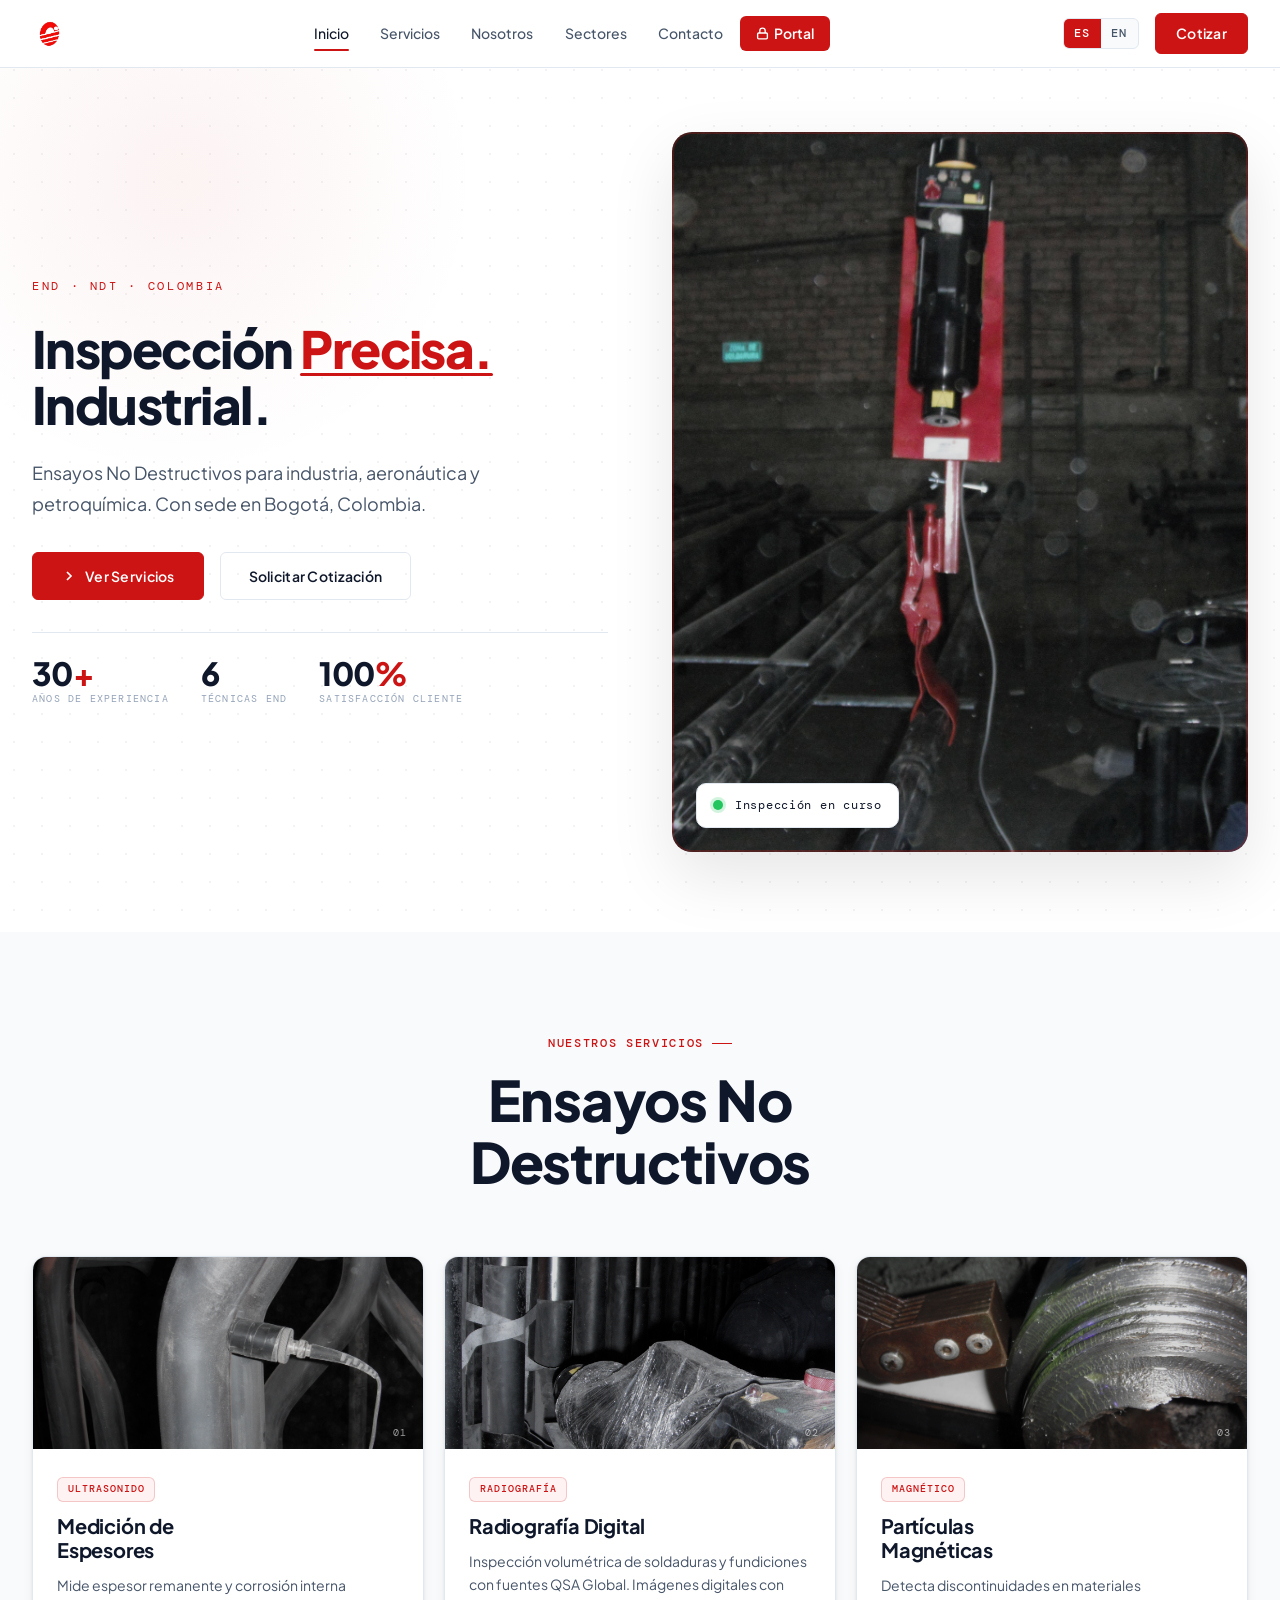
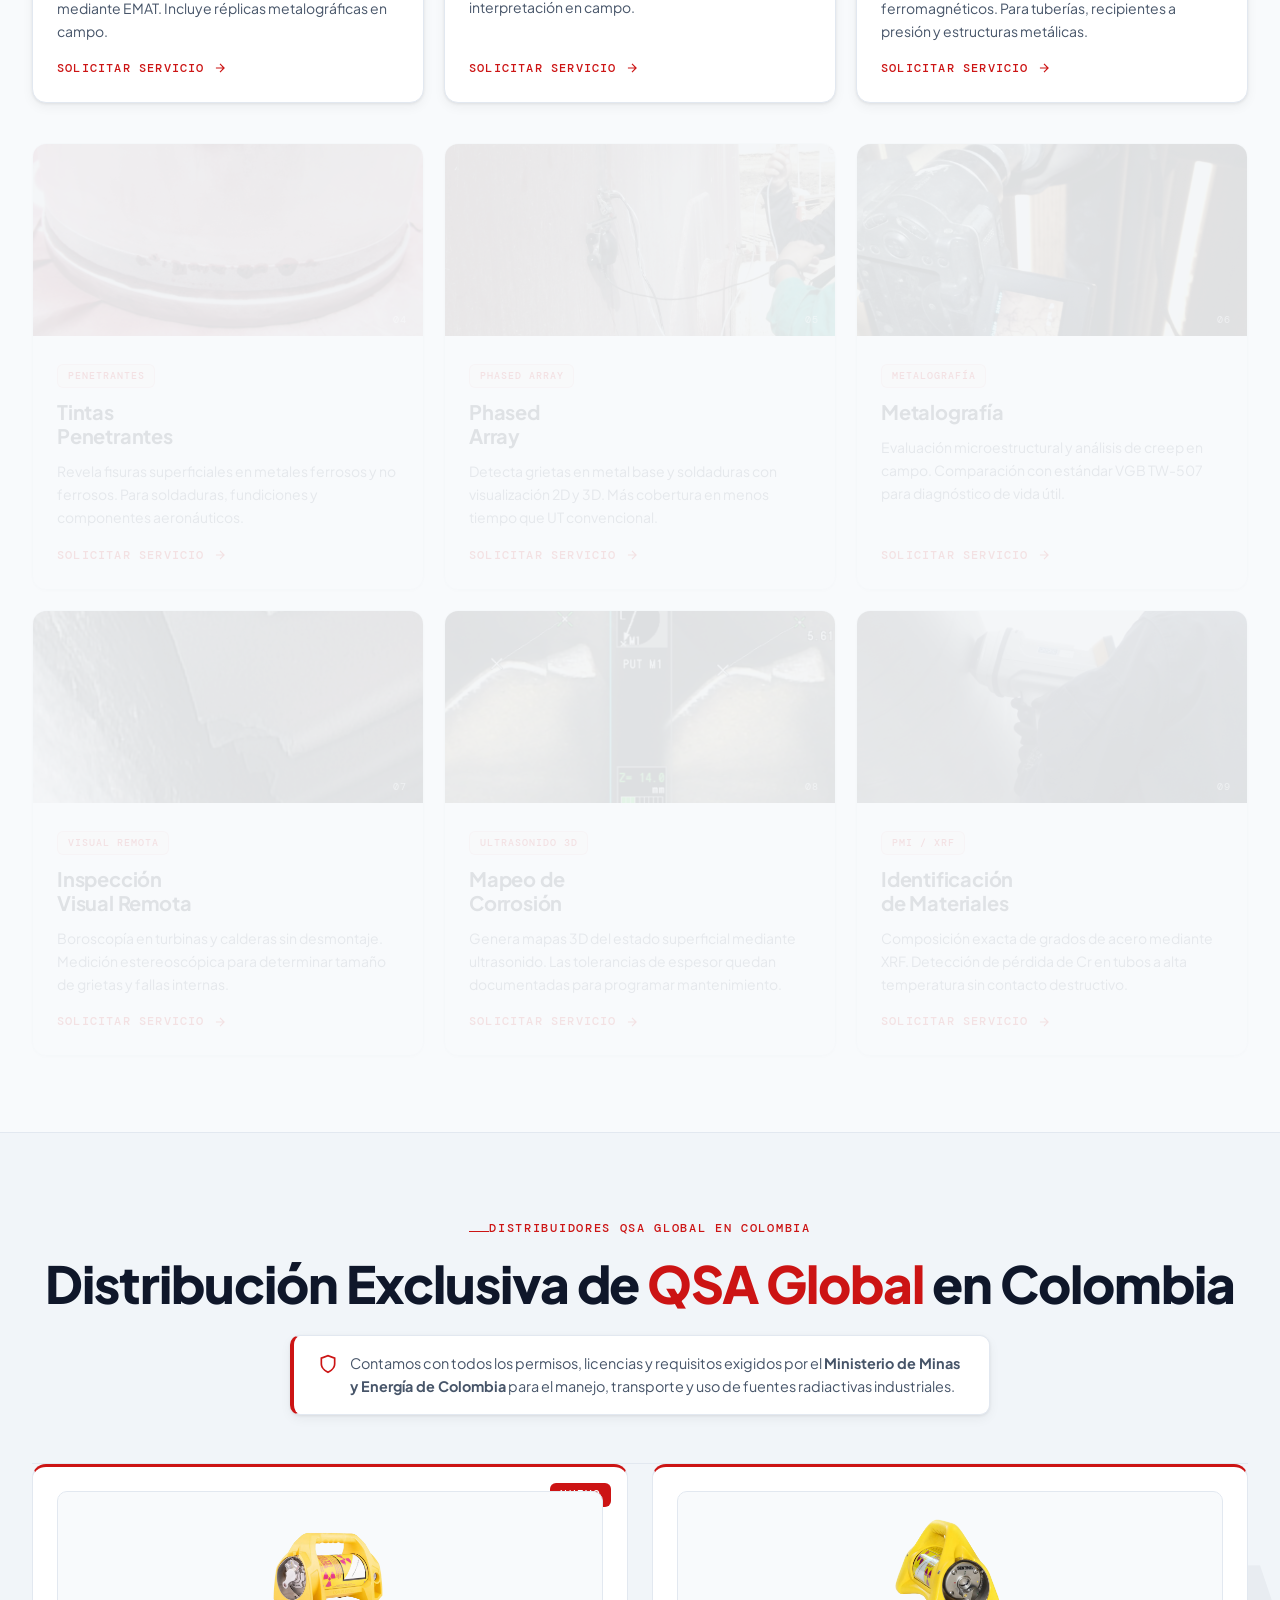
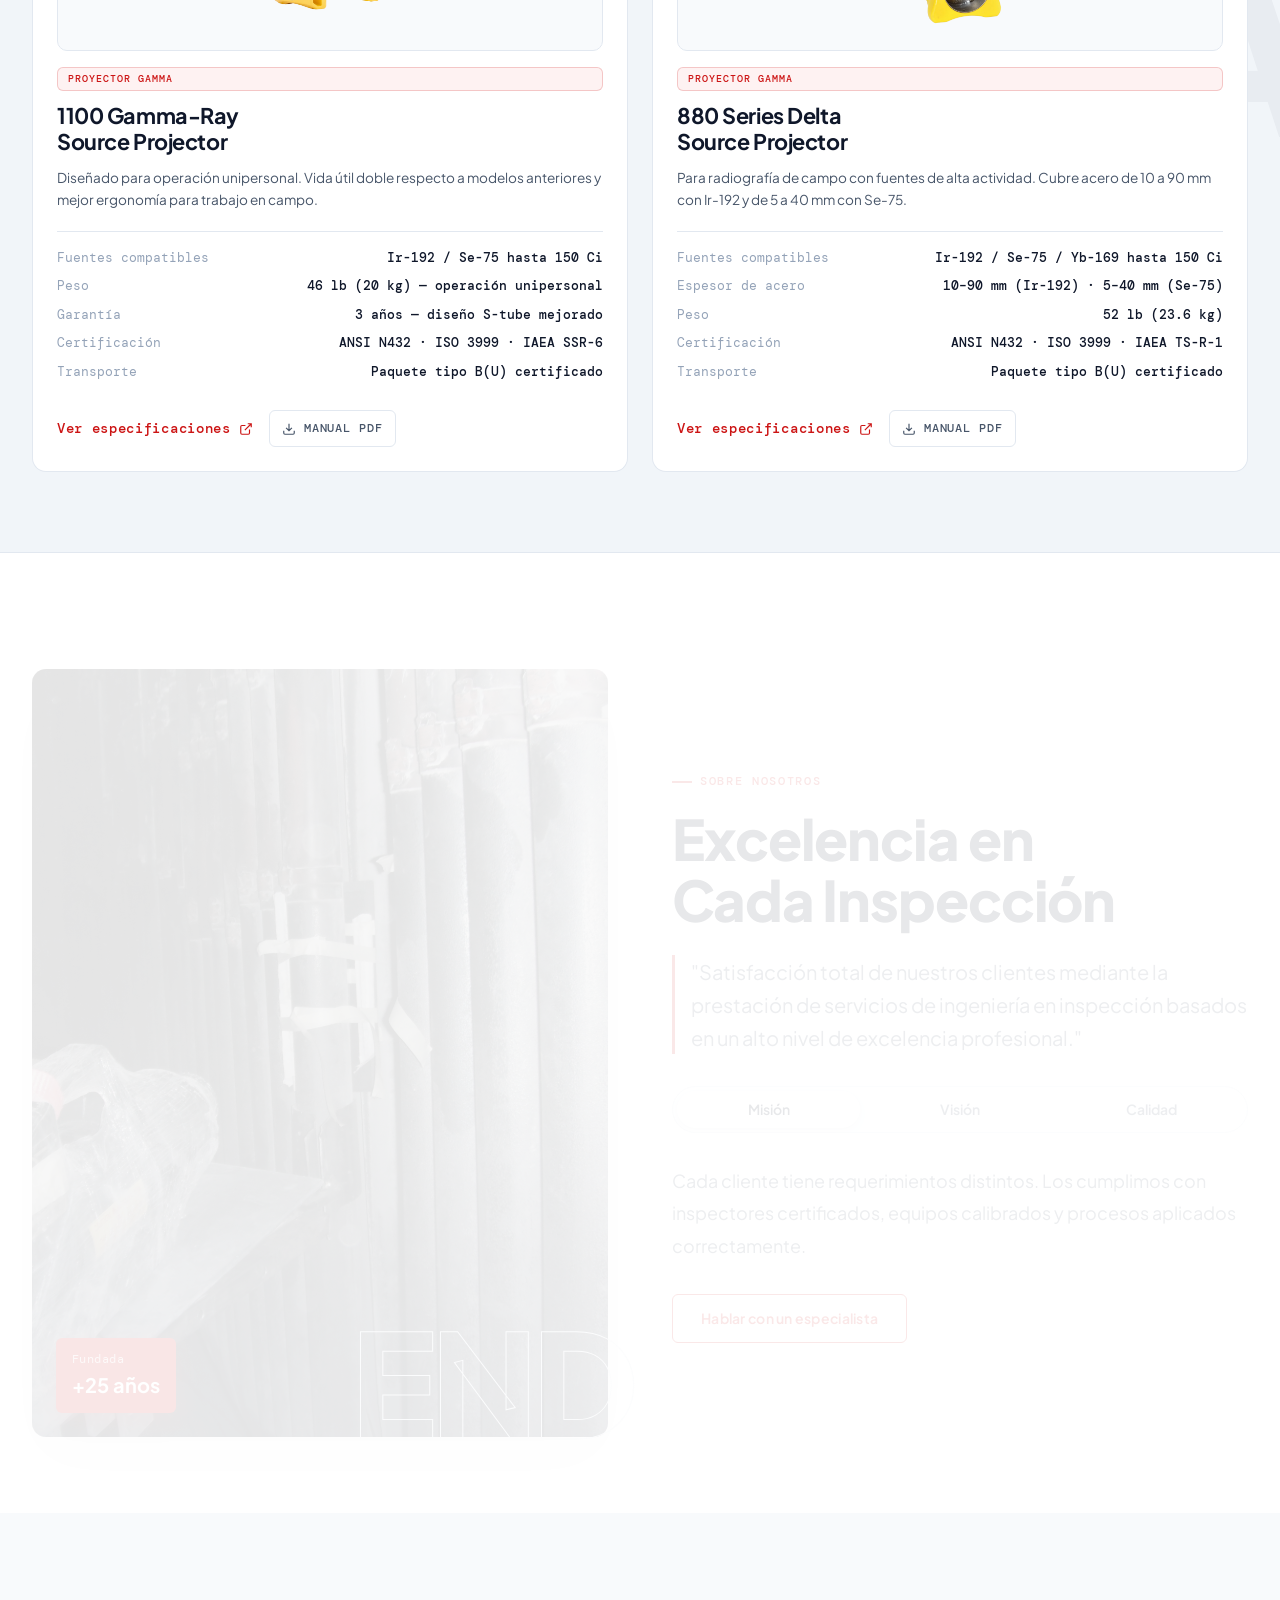
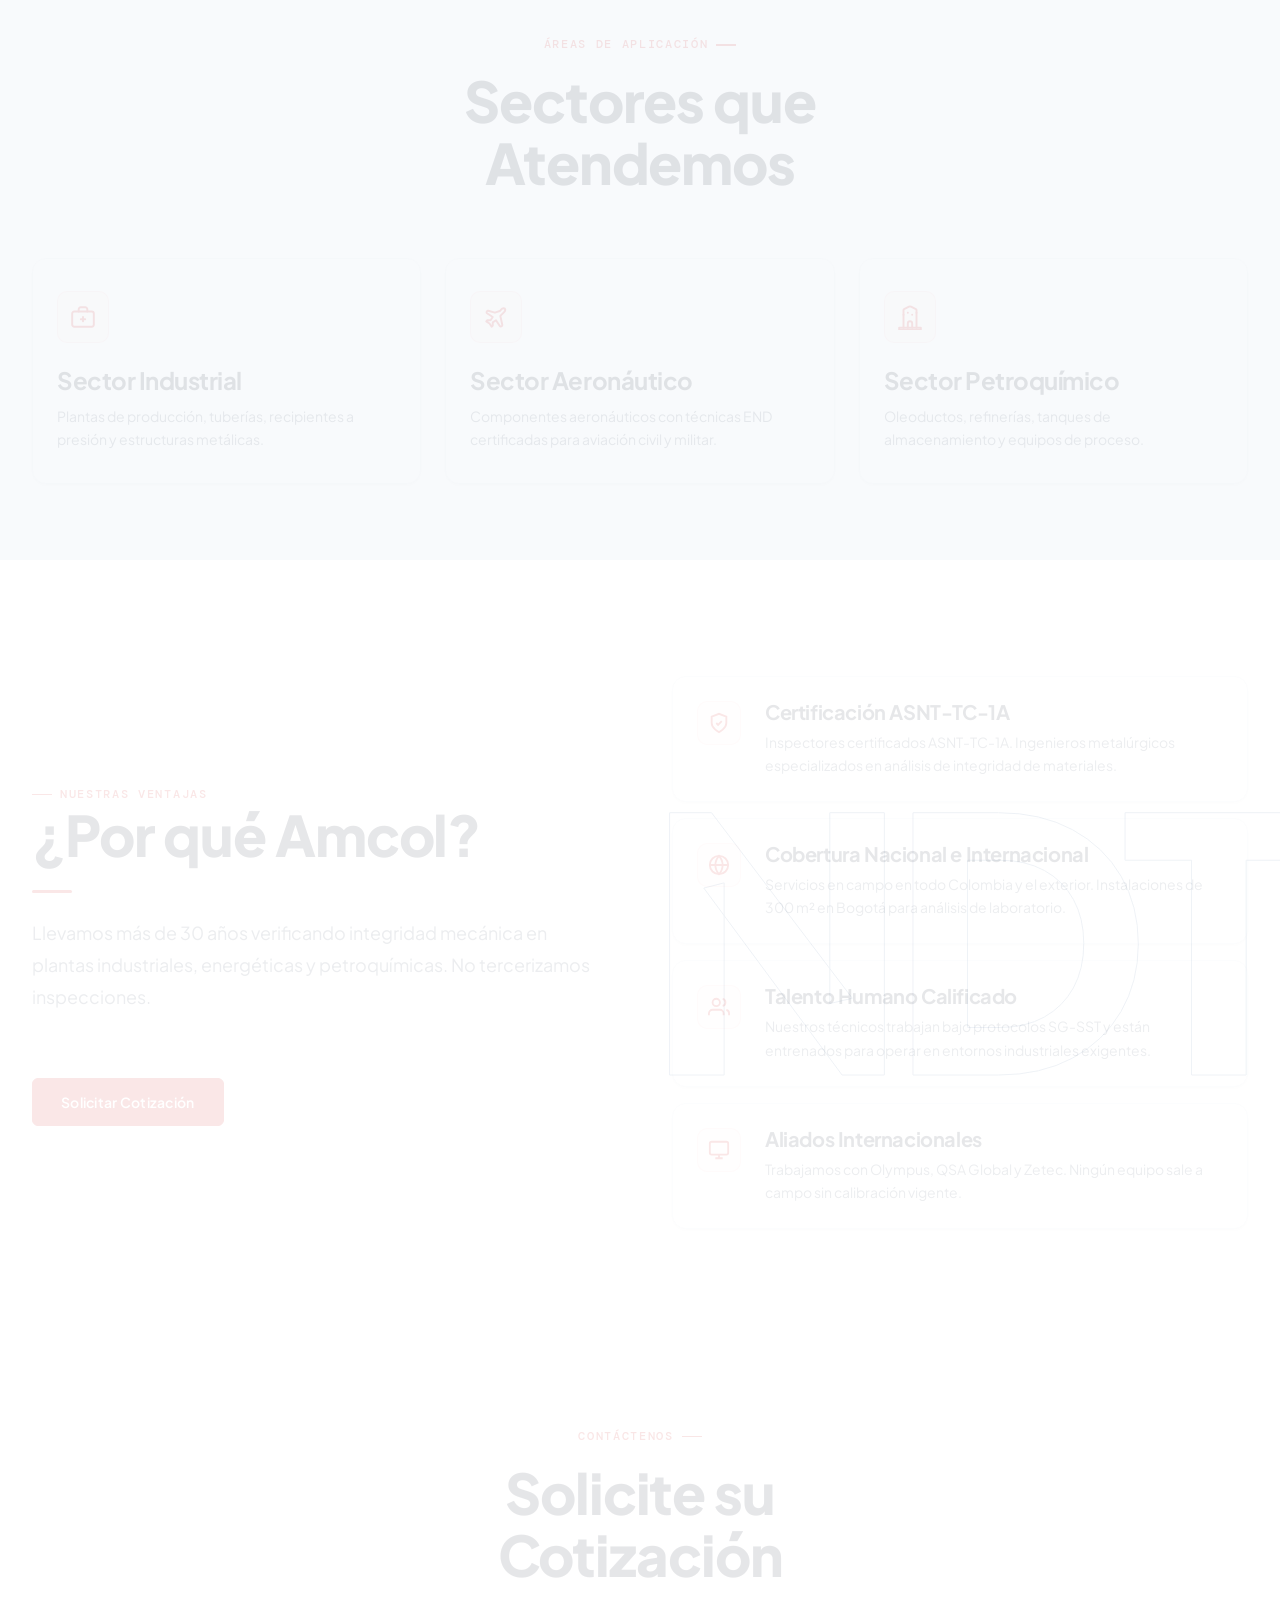
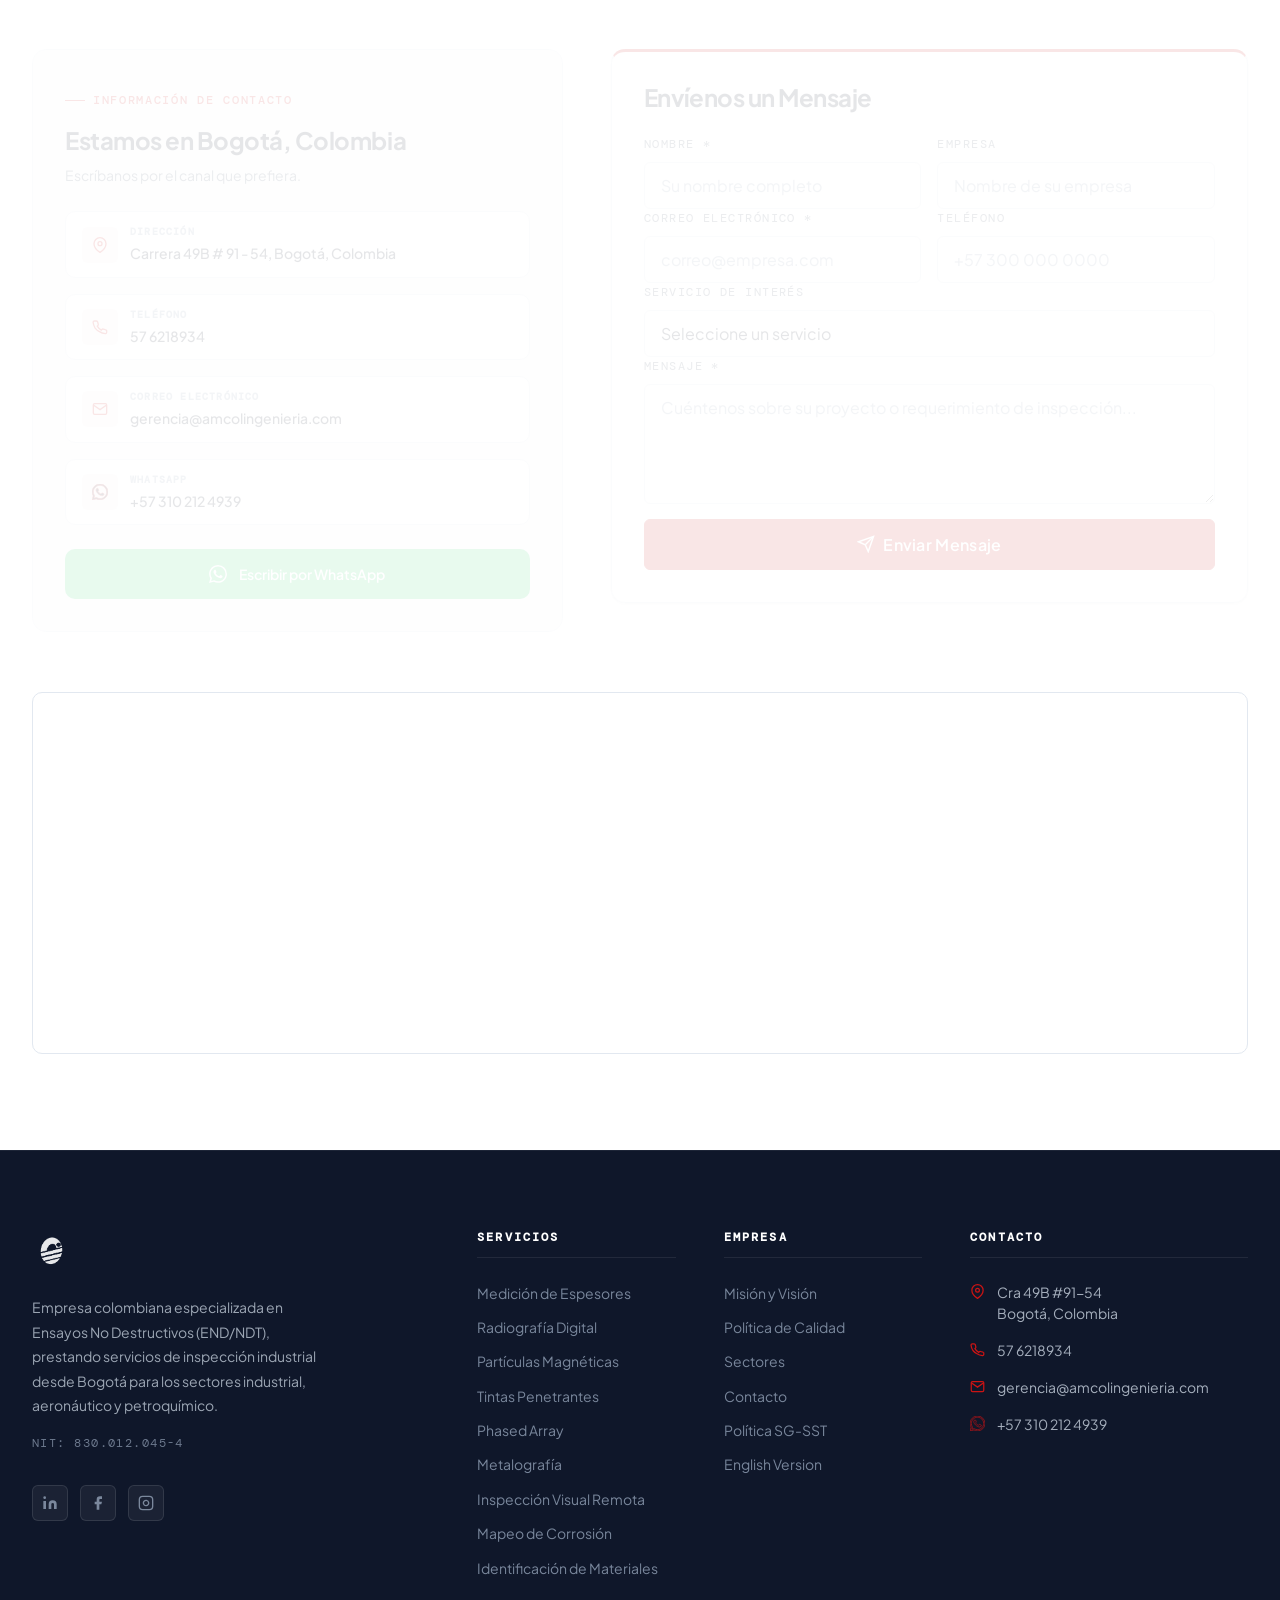
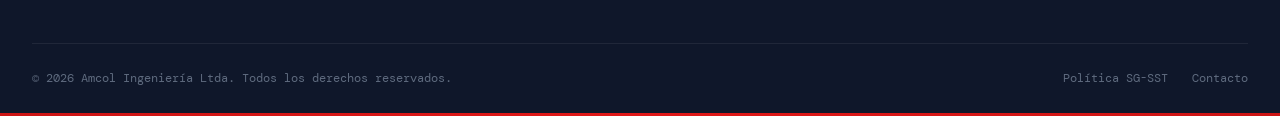
<file: index.html>
<!DOCTYPE html>
<html lang="es">
<head>
  <meta charset="UTF-8" />
  <meta name="viewport" content="width=device-width, initial-scale=1.0" />
  <meta http-equiv="X-UA-Compatible" content="IE=edge" />

  <title>Amcol Ingeniería | Ensayos No Destructivos Colombia</title>
  <meta name="description" content="Amcol Ingeniería Ltda — empresa colombiana especializada en Ensayos No Destructivos (END/NDT): medición de espesores, radiografía digital, partículas magnéticas, phased array y más. Bogotá, Colombia." />
  <meta name="keywords" content="ensayos no destructivos Colombia, inspección NDT Bogotá, medición de espesores, radiografía digital industrial, phased array ultrasonido, partículas magnéticas, tintas penetrantes, metalografía" />
  <meta name="author" content="Amcol Ingeniería Ltda" />
  <meta name="robots" content="index, follow" />

  <link rel="canonical" href="https://www.amcolingenieria.com/" />
  <link rel="alternate" hreflang="es" href="https://www.amcolingenieria.com/" />
  <link rel="alternate" hreflang="en" href="https://www.amcolingenieria.com/en/" />

  <meta property="og:type" content="website" />
  <meta property="og:url" content="https://www.amcolingenieria.com/" />
  <meta property="og:title" content="Amcol Ingeniería | Ensayos No Destructivos Colombia" />
  <meta property="og:description" content="Empresa colombiana especializada en inspección industrial mediante Ensayos No Destructivos. Sector industrial, aeronáutico y petroquímico." />
  <meta property="og:image" content="https://www.amcolingenieria.com/img/hero/hero-bg.jpg" />
  <meta property="og:locale" content="es_CO" />

  <meta name="twitter:card" content="summary_large_image" />
  <meta name="twitter:title" content="Amcol Ingeniería | END Colombia" />
  <meta name="twitter:image" content="https://www.amcolingenieria.com/img/hero/hero-bg.jpg" />

  <link rel="icon" type="image/png" href="img/logo/amcol-logo-transparent.png" />
  <link rel="preconnect" href="https://fonts.googleapis.com" />
  <link rel="preconnect" href="https://fonts.gstatic.com" crossorigin />

  <link rel="stylesheet" href="css/main.css" />
  <link rel="stylesheet" href="css/components.css" />
  <link rel="stylesheet" href="css/responsive.css" />

  <script type="application/ld+json">
  {
    "@context": "https://schema.org",
    "@type": "LocalBusiness",
    "name": "Amcol Ingeniería Ltda",
    "description": "Empresa colombiana especializada en Ensayos No Destructivos (END/NDT) para los sectores industrial, aeronáutico y petroquímico.",
    "url": "https://www.amcolingenieria.com",
    "logo": "https://www.amcolingenieria.com/img/logo/amcol-logo.png",
    "telephone": "+5716218934",
    "email": "gerencia@amcolingenieria.com",
    "taxID": "830.012.045-4",
    "address": {
      "@type": "PostalAddress",
      "streetAddress": "Carrera 49B # 91 - 54",
      "addressLocality": "Bogotá",
      "addressCountry": "CO"
    },
    "contactPoint": [
      { "@type": "ContactPoint", "telephone": "+5716218934", "contactType": "customer service", "availableLanguage": ["Spanish","English"] },
      { "@type": "ContactPoint", "telephone": "+573102124939", "contactType": "sales", "contactOption": "WhatsApp" }
    ],
    "hasOfferCatalog": {
      "@type": "OfferCatalog",
      "name": "Servicios END/NDT",
      "itemListElement": [
        {"@type":"Offer","itemOffered":{"@type":"Service","name":"Medición de Espesores"}},
        {"@type":"Offer","itemOffered":{"@type":"Service","name":"Radiografía Digital"}},
        {"@type":"Offer","itemOffered":{"@type":"Service","name":"Partículas Magnéticas"}},
        {"@type":"Offer","itemOffered":{"@type":"Service","name":"Tintas Penetrantes"}},
        {"@type":"Offer","itemOffered":{"@type":"Service","name":"Phased Array"}},
        {"@type":"Offer","itemOffered":{"@type":"Service","name":"Metalografía"}},
        {"@type":"Offer","itemOffered":{"@type":"Service","name":"Inspección Visual Remota"}},
        {"@type":"Offer","itemOffered":{"@type":"Service","name":"Mapeo de Corrosión"}},
        {"@type":"Offer","itemOffered":{"@type":"Service","name":"Identificación de Materiales PMI"}}
      ]
    }
  }
  </script>
</head>

<body>

<!-- ══════════════════════════════════════════════════════════
     NAVBAR
     ══════════════════════════════════════════════════════════ -->
<header>
  <nav class="navbar" id="navbar" role="navigation" aria-label="Navegación principal">
    <div class="container navbar__inner">

      <a href="/" class="navbar__logo" aria-label="Amcol Ingeniería – Inicio">
        <img src="img/logo/amcol-logo-no-background.png"
             alt="Amcol Ingeniería Ltda" width="110" height="38" />
      </a>

      <ul class="navbar__nav" role="list">
        <li><a href="#inicio"    class="navbar__link active">Inicio</a></li>
        <li><a href="#servicios" class="navbar__link">Servicios</a></li>
        <li><a href="/nosotros.html"     class="navbar__link">Nosotros</a></li>
        <li><a href="#sectores"          class="navbar__link">Sectores</a></li>
        <li><a href="#contacto"  class="navbar__link">Contacto</a></li>
        <li><a href="/portal.html" class="navbar__link navbar__link--portal">
          <svg width="13" height="13" viewBox="0 0 24 24" fill="none" stroke="currentColor" stroke-width="2.5" aria-hidden="true"><rect x="3" y="11" width="18" height="11" rx="2"/><path d="M7 11V7a5 5 0 0 1 10 0v4"/></svg>
          Portal
        </a></li>
      </ul>

      <div class="navbar__right">
        <div class="lang-switch" role="navigation" aria-label="Idioma">
          <a href="/" class="active" aria-current="true" aria-label="Español">ES</a>
          <a href="/en/" aria-label="English">EN</a>
        </div>
        <a href="#contacto" class="btn btn-primary navbar__cta">Cotizar</a>
        <button class="hamburger" id="hamburger"
                aria-label="Abrir menú" aria-expanded="false" aria-controls="mobile-drawer">
          <span></span><span></span><span></span>
        </button>
      </div>

    </div>

    <!-- Mobile drawer -->
    <div class="mobile-menu" id="mobile-drawer" aria-hidden="true" role="dialog">
      <a href="#inicio"    class="navbar__link">Inicio</a>
      <a href="#servicios" class="navbar__link">Servicios</a>
      <a href="/nosotros.html"     class="navbar__link">Nosotros</a>
      <a href="#sectores"          class="navbar__link">Sectores</a>
      <a href="#contacto"  class="navbar__link">Contacto</a>
      <a href="/portal.html" class="navbar__link navbar__link--portal" style="margin-top:0.5rem;">Portal Cliente</a>
      <div class="mobile-menu__footer">
        <div class="lang-switch">
          <a href="/" class="active">ES</a>
          <a href="/en/">EN</a>
        </div>
        <a href="#contacto" class="btn btn-primary">Cotizar</a>
      </div>
    </div>
  </nav>
</header>

<main>

<!-- ══════════════════════════════════════════════════════════
     HERO
     ══════════════════════════════════════════════════════════ -->
<section id="inicio" class="hero" aria-label="Portada">

  <div class="hero__bg-pattern" aria-hidden="true"></div>
  <div class="hero__bg-blob"    aria-hidden="true"></div>

  <div class="container">
    <div class="hero__inner">

      <!-- Text side -->
      <div class="hero__text">

        <div class="hero__label hero-animate hero-animate-1">
          <span class="mono">END · NDT · Colombia</span>
        </div>

        <h1 class="hero__h1 hero-animate hero-animate-2">
          Inspección <em>Precisa.</em><br />Industrial.
        </h1>

        <p class="hero__sub hero-animate hero-animate-3">
          Ensayos No Destructivos para industria, aeronáutica y petroquímica. Con sede en Bogotá, Colombia.
        </p>

        <div class="hero__actions hero-animate hero-animate-4">
          <a href="#servicios" class="btn btn-primary">
            <svg width="16" height="16" viewBox="0 0 24 24" fill="none"
                 stroke="currentColor" stroke-width="2.5" aria-hidden="true">
              <path d="M9 18l6-6-6-6"/>
            </svg>
            Ver Servicios
          </a>
          <a href="#contacto" class="btn btn-ghost">Solicitar Cotización</a>
        </div>

        <!-- Inline stats -->
        <div class="hero__mini-stats hero-animate hero-animate-4" aria-label="Estadísticas de la empresa">
          <div class="hero__mini-stat">
            <span class="hero__mini-stat-num">30<span>+</span></span>
            <span class="hero__mini-stat-label">Años de experiencia</span>
          </div>
          <div class="hero__mini-stat">
            <span class="hero__mini-stat-num">6</span>
            <span class="hero__mini-stat-label">Técnicas END</span>
          </div>
          <div class="hero__mini-stat">
            <span class="hero__mini-stat-num">100<span>%</span></span>
            <span class="hero__mini-stat-label">Satisfacción cliente</span>
          </div>
        </div>

      </div>

      <!-- Visual side -->
      <div class="hero__visual hero-animate hero-animate-3">
        <div class="hero__photo-frame">
          <img src="img/hero/hero-bg.jpg"
               alt="Técnico de Amcol Ingeniería realizando inspección radiográfica en planta industrial"
               width="800" height="1000"
               fetchpriority="high" />
        </div>

        <!-- Floating status badge -->
        <div class="hero__badge" aria-hidden="true">
          <span class="hero__badge-dot"></span>
          <span class="hero__badge-text">Inspección en curso</span>
        </div>

      </div>

    </div>
  </div>

</section>


<!-- ══════════════════════════════════════════════════════════
     SERVICIOS
     ══════════════════════════════════════════════════════════ -->
<section id="servicios" class="services-section" aria-label="Servicios END">
  <div class="container">

    <div class="section-header centered reveal">
      <span class="label">Nuestros Servicios</span>
      <h2>Ensayos No<br />Destructivos</h2>
    </div>

    <div class="services-list" role="list">

      <!-- 01 -->
      <article class="svc-card reveal reveal-delay-1" role="listitem">
        <div class="svc-card__photo" aria-hidden="true">
          <img src="img/services/thickness-measurement/hero.jpg"
               alt="Medición de espesores por ultrasonido" loading="lazy"
               width="480" height="380" />
        </div>
        <span class="svc-card__num" aria-hidden="true">01</span>
        <div class="svc-card__body">
          <span class="svc-card__tag"><span class="tag">Ultrasonido</span></span>
          <h3 class="svc-card__title">Medición de<br />Espesores</h3>
          <p class="svc-card__desc">Mide espesor remanente y corrosión interna mediante EMAT. Incluye réplicas metalográficas en campo.</p>
          <a href="#contacto" class="svc-card__cta" aria-label="Solicitar servicio de medición de espesores">
            Solicitar servicio
            <svg viewBox="0 0 24 24" fill="none" stroke="currentColor" stroke-width="2" aria-hidden="true"><path d="M5 12h14M12 5l7 7-7 7"/></svg>
          </a>
        </div>
      </article>

      <!-- 02 -->
      <article class="svc-card reveal reveal-delay-2" role="listitem">
        <div class="svc-card__photo" aria-hidden="true">
          <img src="img/services/digital-radiography/hero.jpg"
               alt="Radiografía digital industrial" loading="lazy"
               width="480" height="380" />
        </div>
        <span class="svc-card__num" aria-hidden="true">02</span>
        <div class="svc-card__body">
          <span class="svc-card__tag"><span class="tag">Radiografía</span></span>
          <h3 class="svc-card__title">Radiografía Digital</h3>
          <p class="svc-card__desc">Inspección volumétrica de soldaduras y fundiciones con fuentes QSA Global. Imágenes digitales con interpretación en campo.</p>
          <a href="#contacto" class="svc-card__cta" aria-label="Solicitar servicio de radiografía digital">
            Solicitar servicio
            <svg viewBox="0 0 24 24" fill="none" stroke="currentColor" stroke-width="2" aria-hidden="true"><path d="M5 12h14M12 5l7 7-7 7"/></svg>
          </a>
        </div>
      </article>

      <!-- 03 -->
      <article class="svc-card reveal reveal-delay-3" role="listitem">
        <div class="svc-card__photo" aria-hidden="true">
          <img src="img/services/magnetic-particles/hero.jpg"
               alt="Inspección por partículas magnéticas" loading="lazy"
               width="480" height="380" />
        </div>
        <span class="svc-card__num" aria-hidden="true">03</span>
        <div class="svc-card__body">
          <span class="svc-card__tag"><span class="tag">Magnético</span></span>
          <h3 class="svc-card__title">Partículas<br />Magnéticas</h3>
          <p class="svc-card__desc">Detecta discontinuidades en materiales ferromagnéticos. Para tuberías, recipientes a presión y estructuras metálicas.</p>
          <a href="#contacto" class="svc-card__cta" aria-label="Solicitar servicio de partículas magnéticas">
            Solicitar servicio
            <svg viewBox="0 0 24 24" fill="none" stroke="currentColor" stroke-width="2" aria-hidden="true"><path d="M5 12h14M12 5l7 7-7 7"/></svg>
          </a>
        </div>
      </article>

      <!-- 04 -->
      <article class="svc-card reveal reveal-delay-1" role="listitem">
        <div class="svc-card__photo" aria-hidden="true">
          <img src="img/services/penetrant-testing/hero.jpg"
               alt="Tintas penetrantes para inspección superficial" loading="lazy"
               width="480" height="380" />
        </div>
        <span class="svc-card__num" aria-hidden="true">04</span>
        <div class="svc-card__body">
          <span class="svc-card__tag"><span class="tag">Penetrantes</span></span>
          <h3 class="svc-card__title">Tintas<br />Penetrantes</h3>
          <p class="svc-card__desc">Revela fisuras superficiales en metales ferrosos y no ferrosos. Para soldaduras, fundiciones y componentes aeronáuticos.</p>
          <a href="#contacto" class="svc-card__cta" aria-label="Solicitar servicio de tintas penetrantes">
            Solicitar servicio
            <svg viewBox="0 0 24 24" fill="none" stroke="currentColor" stroke-width="2" aria-hidden="true"><path d="M5 12h14M12 5l7 7-7 7"/></svg>
          </a>
        </div>
      </article>

      <!-- 05 -->
      <article class="svc-card reveal reveal-delay-2" role="listitem">
        <div class="svc-card__photo" aria-hidden="true">
          <img src="img/services/phased-array/hero.jpg"
               alt="Ultrasonido Phased Array para inspección avanzada" loading="lazy"
               width="480" height="380" />
        </div>
        <span class="svc-card__num" aria-hidden="true">05</span>
        <div class="svc-card__body">
          <span class="svc-card__tag"><span class="tag">Phased Array</span></span>
          <h3 class="svc-card__title">Phased<br />Array</h3>
          <p class="svc-card__desc">Detecta grietas en metal base y soldaduras con visualización 2D y 3D. Más cobertura en menos tiempo que UT convencional.</p>
          <a href="#contacto" class="svc-card__cta" aria-label="Solicitar servicio de Phased Array">
            Solicitar servicio
            <svg viewBox="0 0 24 24" fill="none" stroke="currentColor" stroke-width="2" aria-hidden="true"><path d="M5 12h14M12 5l7 7-7 7"/></svg>
          </a>
        </div>
      </article>

      <!-- 06 -->
      <article class="svc-card reveal reveal-delay-3" role="listitem">
        <div class="svc-card__photo" aria-hidden="true">
          <img src="img/services/metallography/hero.jpg"
               alt="Análisis metalográfico de microestructura" loading="lazy"
               width="480" height="380" />
        </div>
        <span class="svc-card__num" aria-hidden="true">06</span>
        <div class="svc-card__body">
          <span class="svc-card__tag"><span class="tag">Metalografía</span></span>
          <h3 class="svc-card__title">Metalografía</h3>
          <p class="svc-card__desc">Evaluación microestructural y análisis de creep en campo. Comparación con estándar VGB TW-507 para diagnóstico de vida útil.</p>
          <a href="#contacto" class="svc-card__cta" aria-label="Solicitar servicio de metalografía">
            Solicitar servicio
            <svg viewBox="0 0 24 24" fill="none" stroke="currentColor" stroke-width="2" aria-hidden="true"><path d="M5 12h14M12 5l7 7-7 7"/></svg>
          </a>
        </div>
      </article>

      <!-- 07 -->
      <article class="svc-card reveal reveal-delay-1" role="listitem">
        <div class="svc-card__photo" aria-hidden="true">
          <img src="img/services/visual-inspection/hero.jpg"
               alt="Inspección visual remota con boroscopio" loading="lazy"
               width="480" height="380" />
        </div>
        <span class="svc-card__num" aria-hidden="true">07</span>
        <div class="svc-card__body">
          <span class="svc-card__tag"><span class="tag">Visual Remota</span></span>
          <h3 class="svc-card__title">Inspección<br />Visual Remota</h3>
          <p class="svc-card__desc">Boroscopía en turbinas y calderas sin desmontaje. Medición estereoscópica para determinar tamaño de grietas y fallas internas.</p>
          <a href="#contacto" class="svc-card__cta" aria-label="Solicitar servicio de inspección visual remota">
            Solicitar servicio
            <svg viewBox="0 0 24 24" fill="none" stroke="currentColor" stroke-width="2" aria-hidden="true"><path d="M5 12h14M12 5l7 7-7 7"/></svg>
          </a>
        </div>
      </article>

      <!-- 08 -->
      <article class="svc-card reveal reveal-delay-2" role="listitem">
        <div class="svc-card__photo" aria-hidden="true">
          <img src="img/services/corrosion-mapping/hero.jpg"
               alt="Mapeo de corrosión con ultrasonido y escaneo 3D" loading="lazy"
               width="480" height="380" />
        </div>
        <span class="svc-card__num" aria-hidden="true">08</span>
        <div class="svc-card__body">
          <span class="svc-card__tag"><span class="tag">Ultrasonido 3D</span></span>
          <h3 class="svc-card__title">Mapeo de<br />Corrosión</h3>
          <p class="svc-card__desc">Genera mapas 3D del estado superficial mediante ultrasonido. Las tolerancias de espesor quedan documentadas para programar mantenimiento.</p>
          <a href="#contacto" class="svc-card__cta" aria-label="Solicitar servicio de mapeo de corrosión">
            Solicitar servicio
            <svg viewBox="0 0 24 24" fill="none" stroke="currentColor" stroke-width="2" aria-hidden="true"><path d="M5 12h14M12 5l7 7-7 7"/></svg>
          </a>
        </div>
      </article>

      <!-- 09 -->
      <article class="svc-card reveal reveal-delay-3" role="listitem">
        <div class="svc-card__photo" aria-hidden="true">
          <img src="img/services/pmi-xrf/hero.jpg"
               alt="Identificación positiva de materiales con tecnología XRF" loading="lazy"
               width="480" height="380" />
        </div>
        <span class="svc-card__num" aria-hidden="true">09</span>
        <div class="svc-card__body">
          <span class="svc-card__tag"><span class="tag">PMI / XRF</span></span>
          <h3 class="svc-card__title">Identificación<br />de Materiales</h3>
          <p class="svc-card__desc">Composición exacta de grados de acero mediante XRF. Detección de pérdida de Cr en tubos a alta temperatura sin contacto destructivo.</p>
          <a href="#contacto" class="svc-card__cta" aria-label="Solicitar servicio de identificación de materiales PMI">
            Solicitar servicio
            <svg viewBox="0 0 24 24" fill="none" stroke="currentColor" stroke-width="2" aria-hidden="true"><path d="M5 12h14M12 5l7 7-7 7"/></svg>
          </a>
        </div>
      </article>

    </div><!-- /services-list -->
  </div>
</section>


<!-- ══════════════════════════════════════════════════════════
     DISTRIBUIDOR QSA GLOBAL
     ══════════════════════════════════════════════════════════ -->
<section id="qsa" class="qsa-section" aria-label="Distribuidor QSA Global">
  <div class="container">

    <!-- Encabezado centrado -->
    <div class="qsa-header">
      <span class="label">Distribuidores QSA Global en Colombia</span>
      <h2 class="qsa-title">Distribución Exclusiva de <span class="text-red">QSA Global</span> en Colombia</h2>
      <div class="qsa-badge">
        <svg width="20" height="20" viewBox="0 0 24 24" fill="none" stroke="currentColor" stroke-width="2" style="flex-shrink:0;margin-top:2px;color:var(--red)"><path d="M12 22s8-4 8-10V5l-8-3-8 3v7c0 6 8 10 8 10z"/></svg>
        <span>Contamos con todos los permisos, licencias y requisitos exigidos por el <strong>Ministerio de Minas y Energía de Colombia</strong> para el manejo, transporte y uso de fuentes radiactivas industriales.</span>
      </div>
    </div>

    <!-- Separador -->
    <div class="qsa-divider"></div>

    <!-- Cards de equipos -->
    <div class="qsa-grid">

      <!-- Producto 1: 1100 -->
      <article class="qsa-card">
        <div class="qsa-card__badge">NUEVO</div>
        <div class="qsa-card__img-wrap">
          <img src="img/qsa/1100.png" alt="QSA Global 1100 Gamma-Ray Source Projector" class="qsa-card__img" loading="lazy" />
        </div>
        <div class="qsa-card__content">
          <span class="tag">Proyector Gamma</span>
          <h3 class="qsa-card__title">1100 Gamma-Ray<br>Source Projector</h3>
          <p class="qsa-card__desc">Diseñado para operación unipersonal. Vida útil doble respecto a modelos anteriores y mejor ergonomía para trabajo en campo.</p>
          <ul class="qsa-card__specs">
            <li><span class="spec-label">Fuentes compatibles</span><span class="spec-val">Ir-192 / Se-75 hasta 150 Ci</span></li>
            <li><span class="spec-label">Peso</span><span class="spec-val">46 lb (20 kg) — operación unipersonal</span></li>
            <li><span class="spec-label">Garantía</span><span class="spec-val">3 años — diseño S-tube mejorado</span></li>
            <li><span class="spec-label">Certificación</span><span class="spec-val">ANSI N432 · ISO 3999 · IAEA SSR-6</span></li>
            <li><span class="spec-label">Transporte</span><span class="spec-val">Paquete tipo B(U) certificado</span></li>
          </ul>
          <div class="qsa-card__actions">
            <a href="https://www.qsa-global.com/1100-gamma-ray-source-projector" target="_blank" rel="noopener" class="qsa-card__link">
              Ver especificaciones
              <svg width="14" height="14" viewBox="0 0 24 24" fill="none" stroke="currentColor" stroke-width="2"><path d="M18 13v6a2 2 0 01-2 2H5a2 2 0 01-2-2V8a2 2 0 012-2h6M15 3h6v6M10 14L21 3"/></svg>
            </a>
            <a href="docs/1100-user-manual.pdf" download class="qsa-card__download" aria-label="Descargar manual de usuario 1100">
              <svg width="14" height="14" viewBox="0 0 24 24" fill="none" stroke="currentColor" stroke-width="2" aria-hidden="true"><path d="M21 15v4a2 2 0 01-2 2H5a2 2 0 01-2-2v-4M7 10l5 5 5-5M12 15V3"/></svg>
              Manual PDF
            </a>
          </div>
        </div>
      </article>

      <!-- Producto 2: 880 Series Delta -->
      <article class="qsa-card">
        <div class="qsa-card__img-wrap">
          <img src="img/qsa/880.png" alt="QSA Global 880 Series Delta Source Projector" class="qsa-card__img" loading="lazy" />
        </div>
        <div class="qsa-card__content">
          <span class="tag">Proyector Gamma</span>
          <h3 class="qsa-card__title">880 Series Delta<br>Source Projector</h3>
          <p class="qsa-card__desc">Para radiografía de campo con fuentes de alta actividad. Cubre acero de 10 a 90 mm con Ir-192 y de 5 a 40 mm con Se-75.</p>
          <ul class="qsa-card__specs">
            <li><span class="spec-label">Fuentes compatibles</span><span class="spec-val">Ir-192 / Se-75 / Yb-169 hasta 150 Ci</span></li>
            <li><span class="spec-label">Espesor de acero</span><span class="spec-val">10–90 mm (Ir-192) · 5–40 mm (Se-75)</span></li>
            <li><span class="spec-label">Peso</span><span class="spec-val">52 lb (23.6 kg)</span></li>
            <li><span class="spec-label">Certificación</span><span class="spec-val">ANSI N432 · ISO 3999 · IAEA TS-R-1</span></li>
            <li><span class="spec-label">Transporte</span><span class="spec-val">Paquete tipo B(U) certificado</span></li>
          </ul>
          <div class="qsa-card__actions">
            <a href="https://www.qsa-global.com/880-series-delta" target="_blank" rel="noopener" class="qsa-card__link">
              Ver especificaciones
              <svg width="14" height="14" viewBox="0 0 24 24" fill="none" stroke="currentColor" stroke-width="2"><path d="M18 13v6a2 2 0 01-2 2H5a2 2 0 01-2-2V8a2 2 0 012-2h6M15 3h6v6M10 14L21 3"/></svg>
            </a>
            <a href="docs/880-series-manual.pdf" download class="qsa-card__download" aria-label="Descargar manual 880 Series Delta">
              <svg width="14" height="14" viewBox="0 0 24 24" fill="none" stroke="currentColor" stroke-width="2" aria-hidden="true"><path d="M21 15v4a2 2 0 01-2 2H5a2 2 0 01-2-2v-4M7 10l5 5 5-5M12 15V3"/></svg>
              Manual PDF
            </a>
          </div>
        </div>
      </article>

    </div><!-- /qsa-grid -->
  </div>
</section>

<!-- ══════════════════════════════════════════════════════════
     NOSOTROS
     ══════════════════════════════════════════════════════════ -->
<section id="nosotros" class="about-section" aria-label="Sobre Amcol Ingeniería">
  <div class="container">
    <div class="about-layout">

      <!-- Visual -->
      <div class="about-visual reveal">
        <div class="about-visual__frame">
          <img src="img/services/digital-radiography/img2.jpg"
               alt="Técnico de Amcol Ingeniería en campo de inspección industrial"
               width="600" height="800" loading="lazy" />
        </div>
        <div class="about-visual__badge">
          <span class="mono">Fundada</span>
          <strong>+25 años</strong>
        </div>
        <div class="about-visual__num" aria-hidden="true">END</div>
      </div>

      <!-- Text -->
      <div class="about-text reveal reveal-delay-2">
        <span class="label">Sobre Nosotros</span>
        <h2>Excelencia en<br />Cada Inspección</h2>

        <blockquote class="about-lead">
          "Satisfacción total de nuestros clientes mediante la prestación
          de servicios de ingeniería en inspección basados en un alto nivel
          de excelencia profesional."
        </blockquote>

        <div class="about-tabs" role="tablist" aria-label="Información corporativa">
          <button class="about-tab active" role="tab"
                  aria-selected="true" aria-controls="panel-mision" id="tab-mision">
            Misión
          </button>
          <button class="about-tab" role="tab"
                  aria-selected="false" aria-controls="panel-vision" id="tab-vision">
            Visión
          </button>
          <button class="about-tab" role="tab"
                  aria-selected="false" aria-controls="panel-calidad" id="tab-calidad">
            Calidad
          </button>
        </div>

        <div id="panel-mision" class="about-panel active"
             role="tabpanel" aria-labelledby="tab-mision">
          <p>Cada cliente tiene requerimientos distintos. Los cumplimos con inspectores certificados, equipos calibrados y procesos aplicados correctamente.</p>
        </div>

        <div id="panel-vision" class="about-panel"
             role="tabpanel" aria-labelledby="tab-vision">
          <p>Ser la referencia en inspección NDT en Colombia y, desde ahí, crecer en Latinoamérica con el mismo nivel técnico.</p>
        </div>

        <div id="panel-calidad" class="about-panel"
             role="tabpanel" aria-labelledby="tab-calidad">
          <p>Cada inspección responde a los requerimientos del cliente. Trabajamos con proveedores como Olympus, QSA Global y Zetec porque los equipos que usamos afectan directamente el resultado.</p>
        </div>

        <div style="margin-top: 2rem;">
          <a href="#contacto" class="btn btn-outline-red">Hablar con un especialista</a>
        </div>
      </div>

    </div>
  </div>
</section>


<!-- ══════════════════════════════════════════════════════════
     SECTORES
     ══════════════════════════════════════════════════════════ -->
<section id="sectores" class="sectors-section" aria-label="Sectores atendidos">
  <div class="container">

    <div class="section-header centered reveal">
      <span class="label">Áreas de Aplicación</span>
      <h2>Sectores que<br />Atendemos</h2>
    </div>

    <div class="sectors-grid">

      <div class="sector-card reveal reveal-delay-1">
        <div class="sector-card__icon" aria-hidden="true">
          <svg viewBox="0 0 24 24" fill="none" stroke-width="1.8" stroke-linecap="round" stroke-linejoin="round">
            <rect x="2" y="7" width="20" height="14" rx="2"/>
            <path d="M16 7V5a2 2 0 0 0-2-2h-4a2 2 0 0 0-2 2v2"/>
            <line x1="12" y1="12" x2="12" y2="16"/><line x1="10" y1="14" x2="14" y2="14"/>
          </svg>
        </div>
        <h3>Sector Industrial</h3>
        <p>Plantas de producción, tuberías, recipientes a presión y estructuras metálicas.</p>
      </div>

      <div class="sector-card reveal reveal-delay-2">
        <div class="sector-card__icon" aria-hidden="true">
          <svg viewBox="0 0 24 24" fill="none" stroke-width="1.8" stroke-linecap="round" stroke-linejoin="round">
            <path d="M17.8 19.2 16 11l3.5-3.5C21 6 21 4 19 4s-2 1-3.5 2.5L11 8 4.8 6.2c-.5-.1-.9.1-1.1.5l-.3.5c-.2.5-.1 1 .3 1.3L9 12l-2 3H4l-1 1 3 2 2 3 1-1v-3l3-2 3.5 5.3c.3.4.8.5 1.3.3l.5-.2c.4-.3.6-.7.5-1.2z"/>
          </svg>
        </div>
        <h3>Sector Aeronáutico</h3>
        <p>Componentes aeronáuticos con técnicas END certificadas para aviación civil y militar.</p>
      </div>

      <div class="sector-card reveal reveal-delay-3">
        <div class="sector-card__icon" aria-hidden="true">
          <svg viewBox="0 0 24 24" fill="none" stroke-width="1.8" stroke-linecap="round" stroke-linejoin="round">
            <path d="M14 22v-4a2 2 0 1 0-4 0v4"/>
            <path d="M18 22V5.618a1 1 0 0 0-.553-.894l-4.553-2.277a2 2 0 0 0-1.788 0L6.553 4.724A1 1 0 0 0 6 5.618V22"/>
            <rect width="20" height="2" x="2" y="22"/>
            <line x1="6" y1="10" x2="6.01" y2="10"/><line x1="10" y1="8" x2="10.01" y2="8"/>
            <line x1="14" y1="10" x2="14.01" y2="10"/><line x1="18" y1="8" x2="18.01" y2="8"/>
          </svg>
        </div>
        <h3>Sector Petroquímico</h3>
        <p>Oleoductos, refinerías, tanques de almacenamiento y equipos de proceso.</p>
      </div>

    </div>
  </div>
</section>


<!-- ══════════════════════════════════════════════════════════
     POR QUÉ AMCOL
     ══════════════════════════════════════════════════════════ -->
<section class="why-section" aria-label="Por qué elegir Amcol Ingeniería">
  <div class="container">
    <div class="why-layout">

      <div class="why-left reveal">
        <span class="label">Nuestras Ventajas</span>
        <h2>¿Por qué Amcol?</h2>
        <div class="accent-line"></div>
        <p>Llevamos más de 30 años verificando integridad mecánica en plantas industriales, energéticas y petroquímicas. No tercerizamos inspecciones.</p>
        <a href="#contacto" class="btn btn-primary" style="margin-top: 2rem;">
          Solicitar Cotización
        </a>
      </div>

      <div class="why-right">

        <div class="why-item reveal reveal-delay-1">
          <div class="why-item__icon" aria-hidden="true">
            <svg viewBox="0 0 24 24" fill="none" stroke="currentColor" stroke-width="2">
              <path d="M12 22s8-4 8-10V5l-8-3-8 3v7c0 6 8 10 8 10z"/>
              <path d="m9 12 2 2 4-4"/>
            </svg>
          </div>
          <div>
            <h4>Certificación ASNT-TC-1A</h4>
            <p>Inspectores certificados ASNT-TC-1A. Ingenieros metalúrgicos especializados en análisis de integridad de materiales.</p>
          </div>
        </div>

        <div class="why-item reveal reveal-delay-2">
          <div class="why-item__icon" aria-hidden="true">
            <svg viewBox="0 0 24 24" fill="none" stroke="currentColor" stroke-width="2">
              <circle cx="12" cy="12" r="10"/>
              <line x1="2" y1="12" x2="22" y2="12"/>
              <path d="M12 2a15.3 15.3 0 0 1 4 10 15.3 15.3 0 0 1-4 10 15.3 15.3 0 0 1-4-10 15.3 15.3 0 0 1 4-10z"/>
            </svg>
          </div>
          <div>
            <h4>Cobertura Nacional e Internacional</h4>
            <p>Servicios en campo en todo Colombia y el exterior. Instalaciones de 300 m² en Bogotá para análisis de laboratorio.</p>
          </div>
        </div>

        <div class="why-item reveal reveal-delay-3">
          <div class="why-item__icon" aria-hidden="true">
            <svg viewBox="0 0 24 24" fill="none" stroke="currentColor" stroke-width="2">
              <path d="M17 21v-2a4 4 0 0 0-4-4H5a4 4 0 0 0-4 4v2"/>
              <circle cx="9" cy="7" r="4"/>
              <path d="M23 21v-2a4 4 0 0 0-3-3.87"/>
              <path d="M16 3.13a4 4 0 0 1 0 7.75"/>
            </svg>
          </div>
          <div>
            <h4>Talento Humano Calificado</h4>
            <p>Nuestros técnicos trabajan bajo protocolos SG-SST y están entrenados para operar en entornos industriales exigentes.</p>
          </div>
        </div>

        <div class="why-item reveal reveal-delay-4">
          <div class="why-item__icon" aria-hidden="true">
            <svg viewBox="0 0 24 24" fill="none" stroke="currentColor" stroke-width="2">
              <rect x="2" y="3" width="20" height="14" rx="2"/>
              <path d="M8 21h8M12 17v4"/>
            </svg>
          </div>
          <div>
            <h4>Aliados Internacionales</h4>
            <p>Trabajamos con Olympus, QSA Global y Zetec. Ningún equipo sale a campo sin calibración vigente.</p>
          </div>
        </div>

      </div>
    </div>
  </div>
</section>


<!-- ══════════════════════════════════════════════════════════
     CONTACTO
     ══════════════════════════════════════════════════════════ -->
<section id="contacto" class="contact-section" aria-label="Contacto y cotización">
  <div class="container">

    <div class="section-header centered reveal">
      <span class="label">Contáctenos</span>
      <h2>Solicite su<br />Cotización</h2>
    </div>

    <div class="contact-layout">

      <!-- Info -->
      <div class="contact-info reveal">
        <span class="label">Información de Contacto</span>
        <h3 class="contact-location-title">Estamos en Bogotá, Colombia</h3>
        <p>Escríbanos por el canal que prefiera.</p>

        <div class="contact-details">

          <div class="contact-item">
            <div class="contact-item__icon" aria-hidden="true">
              <svg viewBox="0 0 24 24" fill="none" stroke="currentColor" stroke-width="2">
                <path d="M21 10c0 7-9 13-9 13s-9-6-9-13a9 9 0 0 1 18 0z"/>
                <circle cx="12" cy="10" r="3"/>
              </svg>
            </div>
            <div class="contact-item__text">
              <strong>Dirección</strong>
              <span>Carrera 49B # 91 - 54, Bogotá, Colombia</span>
            </div>
          </div>

          <div class="contact-item">
            <div class="contact-item__icon" aria-hidden="true">
              <svg viewBox="0 0 24 24" fill="none" stroke="currentColor" stroke-width="2">
                <path d="M22 16.92v3a2 2 0 0 1-2.18 2 19.79 19.79 0 0 1-8.63-3.07A19.5 19.5 0 0 1 4.69 13.6a19.79 19.79 0 0 1-3.07-8.67A2 2 0 0 1 3.6 3h3a2 2 0 0 1 2 1.72c.127.96.361 1.903.7 2.81a2 2 0 0 1-.45 2.11L7.91 10.6a16 16 0 0 0 6 6l.95-.95a2 2 0 0 1 2.11-.45c.907.339 1.85.573 2.81.7A2 2 0 0 1 21.73 18z"/>
              </svg>
            </div>
            <div class="contact-item__text">
              <strong>Teléfono</strong>
              <a href="tel:+5716218934">57 6218934</a>
            </div>
          </div>

          <div class="contact-item">
            <div class="contact-item__icon" aria-hidden="true">
              <svg viewBox="0 0 24 24" fill="none" stroke="currentColor" stroke-width="2">
                <path d="M4 4h16c1.1 0 2 .9 2 2v12c0 1.1-.9 2-2 2H4c-1.1 0-2-.9-2-2V6c0-1.1.9-2 2-2z"/>
                <polyline points="22,6 12,13 2,6"/>
              </svg>
            </div>
            <div class="contact-item__text">
              <strong>Correo Electrónico</strong>
              <a href="mailto:gerencia@amcolingenieria.com">gerencia@amcolingenieria.com</a>
            </div>
          </div>

          <div class="contact-item">
            <div class="contact-item__icon" aria-hidden="true">
              <svg viewBox="0 0 24 24" fill="currentColor" stroke="none">
                <path d="M17.472 14.382c-.297-.149-1.758-.867-2.03-.967-.273-.099-.471-.148-.67.15-.197.297-.767.966-.94 1.164-.173.199-.347.223-.644.075-.297-.15-1.255-.463-2.39-1.475-.883-.788-1.48-1.761-1.653-2.059-.173-.297-.018-.458.13-.606.134-.133.298-.347.446-.52.149-.174.198-.298.298-.497.099-.198.05-.371-.025-.52-.075-.149-.669-1.612-.916-2.207-.242-.579-.487-.5-.669-.51-.173-.008-.371-.01-.57-.01-.198 0-.52.074-.792.372-.272.297-1.04 1.016-1.04 2.479 0 1.462 1.065 2.875 1.213 3.074.149.198 2.096 3.2 5.077 4.487.709.306 1.262.489 1.694.625.712.227 1.36.195 1.871.118.571-.085 1.758-.719 2.006-1.413.248-.694.248-1.289.173-1.413-.074-.124-.272-.198-.57-.347m-5.421 7.403h-.004a9.87 9.87 0 0 1-5.031-1.378l-.361-.214-3.741.982.998-3.648-.235-.374a9.86 9.86 0 0 1-1.51-5.26c.001-5.45 4.436-9.884 9.888-9.884 2.64 0 5.122 1.03 6.988 2.898a9.825 9.825 0 0 1 2.893 6.994c-.003 5.45-4.437 9.884-9.885 9.884m8.413-18.297A11.815 11.815 0 0 0 12.05 0C5.495 0 .16 5.335.157 11.892c0 2.096.547 4.142 1.588 5.945L.057 24l6.305-1.654a11.882 11.882 0 0 0 5.683 1.448h.005c6.554 0 11.89-5.335 11.893-11.893a11.821 11.821 0 0 0-3.48-8.413z"/>
              </svg>
            </div>
            <div class="contact-item__text">
              <strong>WhatsApp</strong>
              <a href="https://wa.me/573102124939" target="_blank" rel="noopener noreferrer">+57 310 212 4939</a>
            </div>
          </div>

        </div>

        <a href="https://wa.me/573102124939?text=Hola%2C%20me%20gustar%C3%ADa%20solicitar%20informaci%C3%B3n%20sobre%20sus%20servicios%20END."
           class="btn-wa"
           target="_blank" rel="noopener noreferrer"
           aria-label="Contactar por WhatsApp">
          <svg viewBox="0 0 24 24" aria-hidden="true">
            <path d="M17.472 14.382c-.297-.149-1.758-.867-2.03-.967-.273-.099-.471-.148-.67.15-.197.297-.767.966-.94 1.164-.173.199-.347.223-.644.075-.297-.15-1.255-.463-2.39-1.475-.883-.788-1.48-1.761-1.653-2.059-.173-.297-.018-.458.13-.606.134-.133.298-.347.446-.52.149-.174.198-.298.298-.497.099-.198.05-.371-.025-.52-.075-.149-.669-1.612-.916-2.207-.242-.579-.487-.5-.669-.51-.173-.008-.371-.01-.57-.01-.198 0-.52.074-.792.372-.272.297-1.04 1.016-1.04 2.479 0 1.462 1.065 2.875 1.213 3.074.149.198 2.096 3.2 5.077 4.487.709.306 1.262.489 1.694.625.712.227 1.36.195 1.871.118.571-.085 1.758-.719 2.006-1.413.248-.694.248-1.289.173-1.413-.074-.124-.272-.198-.57-.347m-5.421 7.403h-.004a9.87 9.87 0 0 1-5.031-1.378l-.361-.214-3.741.982.998-3.648-.235-.374a9.86 9.86 0 0 1-1.51-5.26c.001-5.45 4.436-9.884 9.888-9.884 2.64 0 5.122 1.03 6.988 2.898a9.825 9.825 0 0 1 2.893 6.994c-.003 5.45-4.437 9.884-9.885 9.884m8.413-18.297A11.815 11.815 0 0 0 12.05 0C5.495 0 .16 5.335.157 11.892c0 2.096.547 4.142 1.588 5.945L.057 24l6.305-1.654a11.882 11.882 0 0 0 5.683 1.448h.005c6.554 0 11.89-5.335 11.893-11.893a11.821 11.821 0 0 0-3.48-8.413z"/>
          </svg>
          Escribir por WhatsApp
        </a>

      </div>

      <!-- Form -->
      <div class="contact-form-box reveal reveal-delay-2">
        <h3>Envíenos un Mensaje</h3>
        <form id="contact-form" novalidate aria-label="Formulario de contacto">

          <div class="form-row">
            <div class="form-field">
              <label for="nombre">Nombre *</label>
              <input type="text" id="nombre" name="nombre"
                     placeholder="Su nombre completo" required autocomplete="name" />
            </div>
            <div class="form-field">
              <label for="empresa">Empresa</label>
              <input type="text" id="empresa" name="empresa"
                     placeholder="Nombre de su empresa" autocomplete="organization" />
            </div>
          </div>

          <div class="form-row">
            <div class="form-field">
              <label for="email">Correo Electrónico *</label>
              <input type="email" id="email" name="email"
                     placeholder="correo@empresa.com" required autocomplete="email" />
            </div>
            <div class="form-field">
              <label for="telefono">Teléfono</label>
              <input type="tel" id="telefono" name="telefono"
                     placeholder="+57 300 000 0000" autocomplete="tel" />
            </div>
          </div>

          <div class="form-field">
            <label for="servicio">Servicio de Interés</label>
            <select id="servicio" name="servicio">
              <option value="">Seleccione un servicio</option>
              <option value="espesores">Medición de Espesores</option>
              <option value="radiografia">Radiografía Digital</option>
              <option value="particulas">Partículas Magnéticas</option>
              <option value="penetrantes">Tintas Penetrantes</option>
              <option value="phased-array">Phased Array</option>
              <option value="metalografia">Metalografía</option>
              <option value="otro">Otro / No estoy seguro</option>
            </select>
          </div>

          <div class="form-field">
            <label for="mensaje">Mensaje *</label>
            <textarea id="mensaje" name="mensaje" required
                      placeholder="Cuéntenos sobre su proyecto o requerimiento de inspección..."></textarea>
          </div>

          <button type="submit" class="btn btn-primary form-submit">
            <svg width="18" height="18" viewBox="0 0 24 24" fill="none"
                 stroke="currentColor" stroke-width="2" aria-hidden="true">
              <line x1="22" y1="2" x2="11" y2="13"/>
              <polygon points="22 2 15 22 11 13 2 9 22 2"/>
            </svg>
            Enviar Mensaje
          </button>

          <p class="form-status" id="form-status" role="alert" aria-live="polite"></p>
        </form>
      </div>

    </div>

    <!-- Map -->
    <div class="contact-map reveal" style="margin-top: 5rem;">
      <iframe
        src="https://www.google.com/maps/embed?pb=!1m18!1m12!1m3!1d3976.35!2d-74.0570!3d4.6900!2m3!1f0!2f0!3f0!3m2!1i1024!2i768!4f13.1!3m3!1m2!1s0x0%3A0x0!2zNMKwNDEnMjQuMCJOIDc0wrAwMyc0NS4yIlc!5e0!3m2!1ses!2sco!4v1234567890"
        title="Amcol Ingeniería — Carrera 49B #91-54, Bogotá, Colombia"
        allowfullscreen="" loading="lazy" referrerpolicy="no-referrer-when-downgrade">
      </iframe>
    </div>

  </div>
</section>

</main>


<!-- ══════════════════════════════════════════════════════════
     FOOTER
     ══════════════════════════════════════════════════════════ -->
<footer class="footer" role="contentinfo">
  <div class="container">

    <div class="footer__main">

      <!-- Brand -->
      <div class="footer-brand">
        <img src="img/logo/amcol-logo-no-background.png" alt="Amcol Ingeniería Ltda"
             class="footer-brand__logo" width="140" height="48" loading="lazy" />
        <p>Empresa colombiana especializada en Ensayos No Destructivos (END/NDT),
           prestando servicios de inspección industrial desde Bogotá para los
           sectores industrial, aeronáutico y petroquímico.</p>
        <div class="footer-brand__nit">NIT: 830.012.045-4</div>
        <div class="footer-socials">
          <a href="#" class="footer-social" aria-label="LinkedIn" target="_blank" rel="noopener noreferrer">
            <svg viewBox="0 0 24 24" fill="currentColor" aria-hidden="true"><path d="M16 8a6 6 0 0 1 6 6v7h-4v-7a2 2 0 0 0-2-2 2 2 0 0 0-2 2v7h-4v-7a6 6 0 0 1 6-6zM2 9h4v12H2z"/><circle cx="4" cy="4" r="2"/></svg>
          </a>
          <a href="#" class="footer-social" aria-label="Facebook" target="_blank" rel="noopener noreferrer">
            <svg viewBox="0 0 24 24" fill="currentColor" aria-hidden="true"><path d="M18 2h-3a5 5 0 0 0-5 5v3H7v4h3v8h4v-8h3l1-4h-4V7a1 1 0 0 1 1-1h3z"/></svg>
          </a>
          <a href="#" class="footer-social" aria-label="Instagram" target="_blank" rel="noopener noreferrer">
            <svg viewBox="0 0 24 24" fill="none" stroke="currentColor" stroke-width="2" aria-hidden="true"><rect x="2" y="2" width="20" height="20" rx="5" ry="5"/><path d="M16 11.37A4 4 0 1 1 12.63 8 4 4 0 0 1 16 11.37z"/><line x1="17.5" y1="6.5" x2="17.51" y2="6.5"/></svg>
          </a>
        </div>
      </div>

      <!-- Servicios -->
      <div class="footer-col">
        <h5>Servicios</h5>
        <nav class="footer-links" aria-label="Servicios">
          <a href="#servicios">Medición de Espesores</a>
          <a href="#servicios">Radiografía Digital</a>
          <a href="#servicios">Partículas Magnéticas</a>
          <a href="#servicios">Tintas Penetrantes</a>
          <a href="#servicios">Phased Array</a>
          <a href="#servicios">Metalografía</a>
          <a href="#servicios">Inspección Visual Remota</a>
          <a href="#servicios">Mapeo de Corrosión</a>
          <a href="#servicios">Identificación de Materiales</a>
        </nav>
      </div>

      <!-- Empresa -->
      <div class="footer-col">
        <h5>Empresa</h5>
        <nav class="footer-links" aria-label="Empresa">
          <a href="#nosotros">Misión y Visión</a>
          <a href="#nosotros">Política de Calidad</a>
          <a href="#sectores">Sectores</a>
          <a href="#contacto">Contacto</a>
          <a href="politica-sgsst.html">Política SG-SST</a>
          <a href="/en/">English Version</a>
        </nav>
      </div>

      <!-- Contacto -->
      <div class="footer-col">
        <h5>Contacto</h5>
        <address class="footer-contact-list" style="font-style:normal;">
          <div class="footer-contact-item">
            <svg viewBox="0 0 24 24" fill="none" stroke="currentColor" stroke-width="2" aria-hidden="true"><path d="M21 10c0 7-9 13-9 13s-9-6-9-13a9 9 0 0 1 18 0z"/><circle cx="12" cy="10" r="3"/></svg>
            <span>Cra 49B #91-54<br />Bogotá, Colombia</span>
          </div>
          <div class="footer-contact-item">
            <svg viewBox="0 0 24 24" fill="none" stroke="currentColor" stroke-width="2" aria-hidden="true"><path d="M22 16.92v3a2 2 0 0 1-2.18 2 19.79 19.79 0 0 1-8.63-3.07A19.5 19.5 0 0 1 4.69 13.6a19.79 19.79 0 0 1-3.07-8.67A2 2 0 0 1 3.6 3h3a2 2 0 0 1 2 1.72c.127.96.361 1.903.7 2.81a2 2 0 0 1-.45 2.11L7.91 10.6a16 16 0 0 0 6 6l.95-.95a2 2 0 0 1 2.11-.45c.907.339 1.85.573 2.81.7A2 2 0 0 1 21.73 18z"/></svg>
            <a href="tel:+5716218934">57 6218934</a>
          </div>
          <div class="footer-contact-item">
            <svg viewBox="0 0 24 24" fill="none" stroke="currentColor" stroke-width="2" aria-hidden="true"><path d="M4 4h16c1.1 0 2 .9 2 2v12c0 1.1-.9 2-2 2H4c-1.1 0-2-.9-2-2V6c0-1.1.9-2 2-2z"/><polyline points="22,6 12,13 2,6"/></svg>
            <a href="mailto:gerencia@amcolingenieria.com">gerencia@amcolingenieria.com</a>
          </div>
          <div class="footer-contact-item">
            <svg viewBox="0 0 24 24" fill="currentColor" stroke="none" aria-hidden="true"><path d="M17.472 14.382c-.297-.149-1.758-.867-2.03-.967-.273-.099-.471-.148-.67.15-.197.297-.767.966-.94 1.164-.173.199-.347.223-.644.075-.297-.15-1.255-.463-2.39-1.475-.883-.788-1.48-1.761-1.653-2.059-.173-.297-.018-.458.13-.606.134-.133.298-.347.446-.52.149-.174.198-.298.298-.497.099-.198.05-.371-.025-.52-.075-.149-.669-1.612-.916-2.207-.242-.579-.487-.5-.669-.51-.173-.008-.371-.01-.57-.01-.198 0-.52.074-.792.372-.272.297-1.04 1.016-1.04 2.479 0 1.462 1.065 2.875 1.213 3.074.149.198 2.096 3.2 5.077 4.487.709.306 1.262.489 1.694.625.712.227 1.36.195 1.871.118.571-.085 1.758-.719 2.006-1.413.248-.694.248-1.289.173-1.413-.074-.124-.272-.198-.57-.347m-5.421 7.403h-.004a9.87 9.87 0 0 1-5.031-1.378l-.361-.214-3.741.982.998-3.648-.235-.374a9.86 9.86 0 0 1-1.51-5.26c.001-5.45 4.436-9.884 9.888-9.884 2.64 0 5.122 1.03 6.988 2.898a9.825 9.825 0 0 1 2.893 6.994c-.003 5.45-4.437 9.884-9.885 9.884m8.413-18.297A11.815 11.815 0 0 0 12.05 0C5.495 0 .16 5.335.157 11.892c0 2.096.547 4.142 1.588 5.945L.057 24l6.305-1.654a11.882 11.882 0 0 0 5.683 1.448h.005c6.554 0 11.89-5.335 11.893-11.893a11.821 11.821 0 0 0-3.48-8.413z"/></svg>
            <a href="https://wa.me/573102124939" target="_blank" rel="noopener noreferrer">+57 310 212 4939</a>
          </div>
        </address>
      </div>

    </div><!-- /footer__main -->

    <div class="footer__bottom">
      <p>© <span id="year"></span> Amcol Ingeniería Ltda. Todos los derechos reservados.</p>
      <nav class="footer-legal" aria-label="Legal">
        <a href="politica-sgsst.html">Política SG-SST</a>
        <a href="#contacto">Contacto</a>
      </nav>
    </div>

  </div>
  <div class="footer__strip" aria-hidden="true"></div>
</footer>

<!-- Scroll to top -->
<button class="scroll-top" id="scroll-top" aria-label="Volver al inicio">
  <svg viewBox="0 0 24 24" fill="none" stroke="currentColor" stroke-width="2.5" aria-hidden="true">
    <path d="M18 15l-6-6-6 6"/>
  </svg>
</button>

<script src="js/main.js"></script>

</body>
</html>
</file>
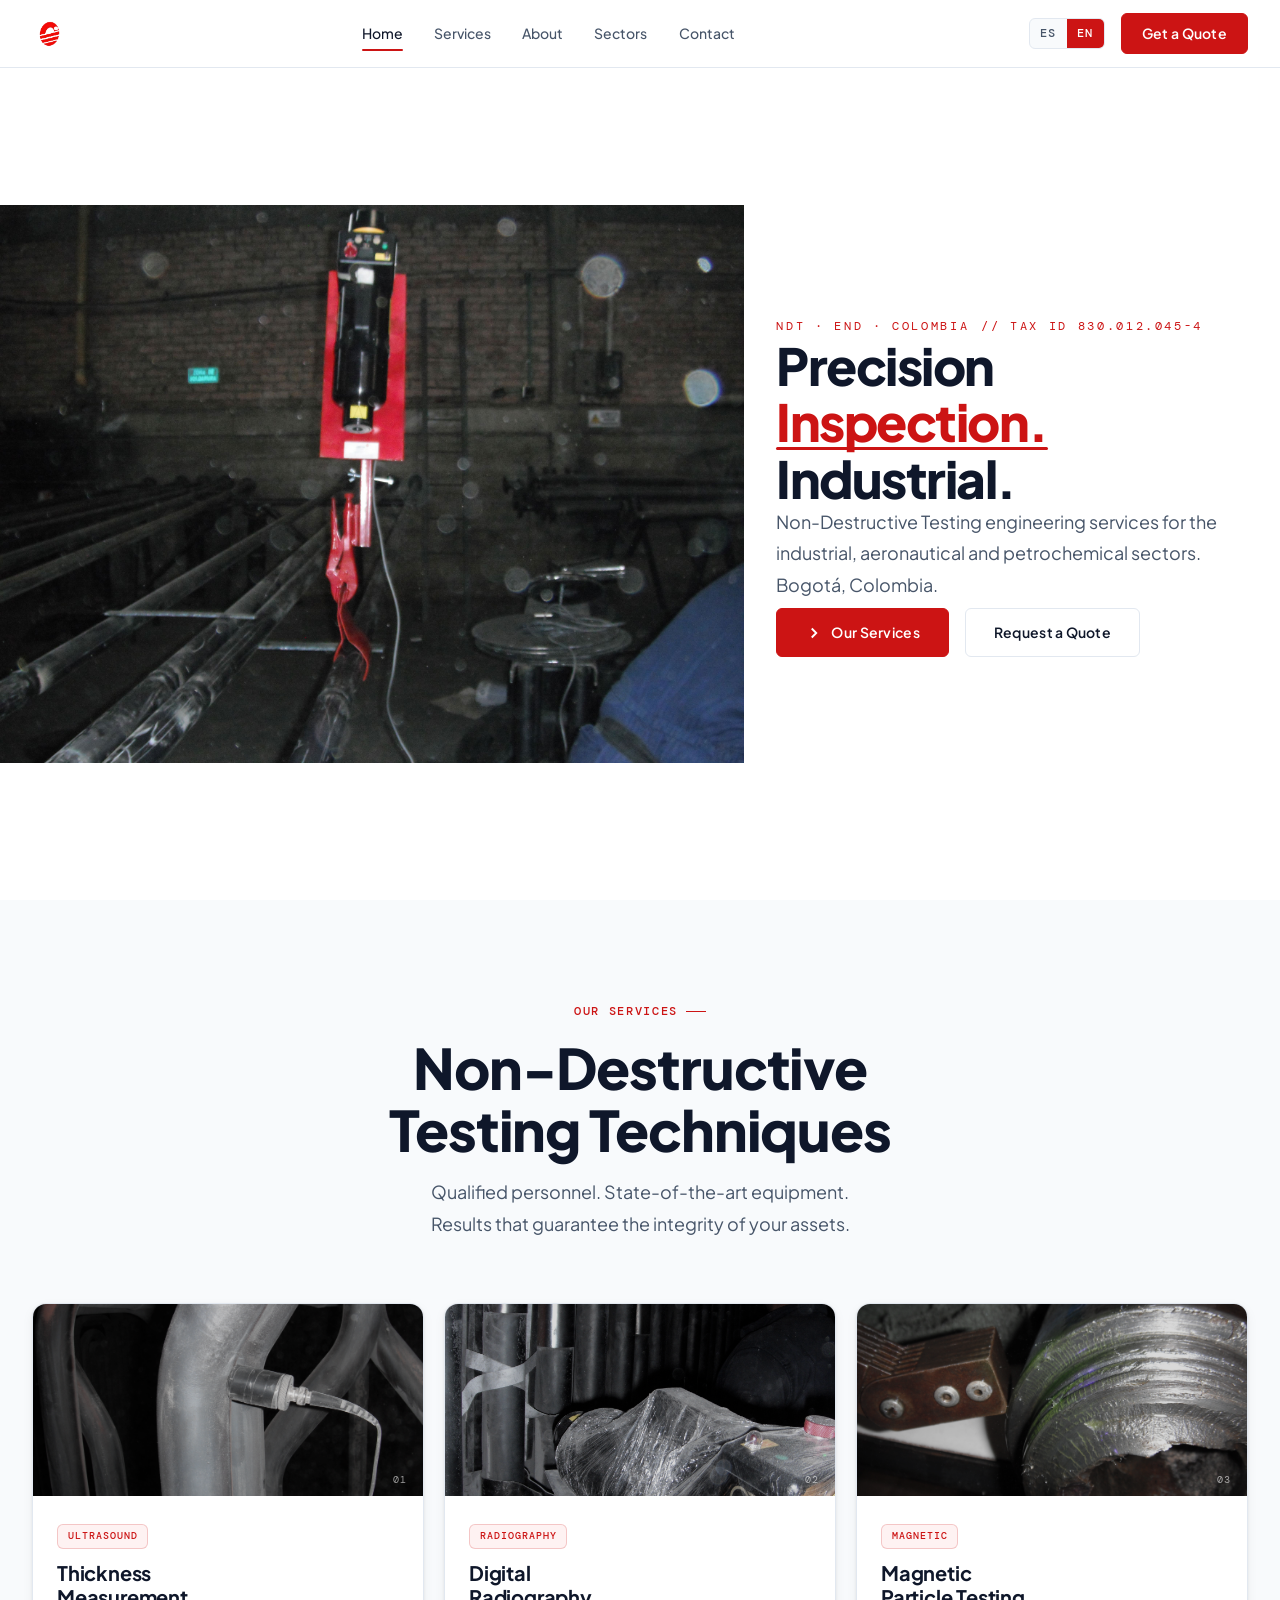
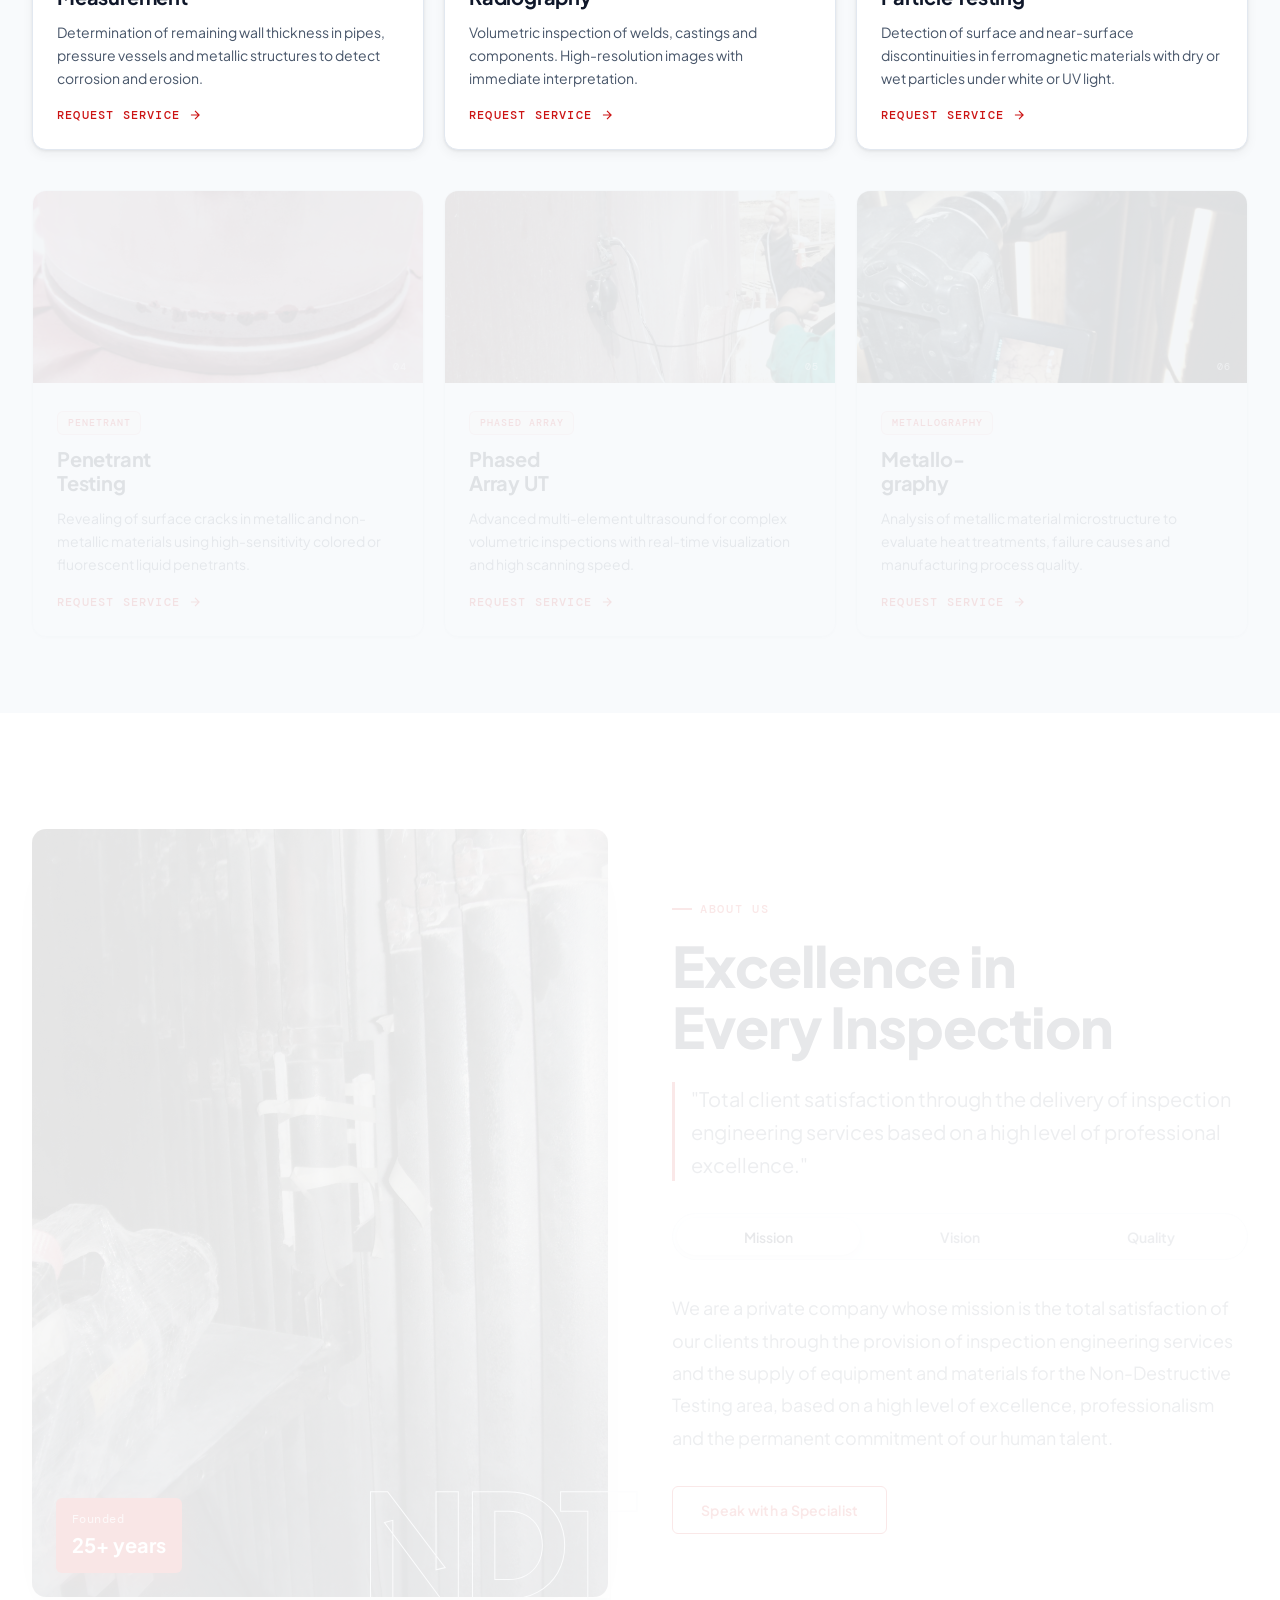
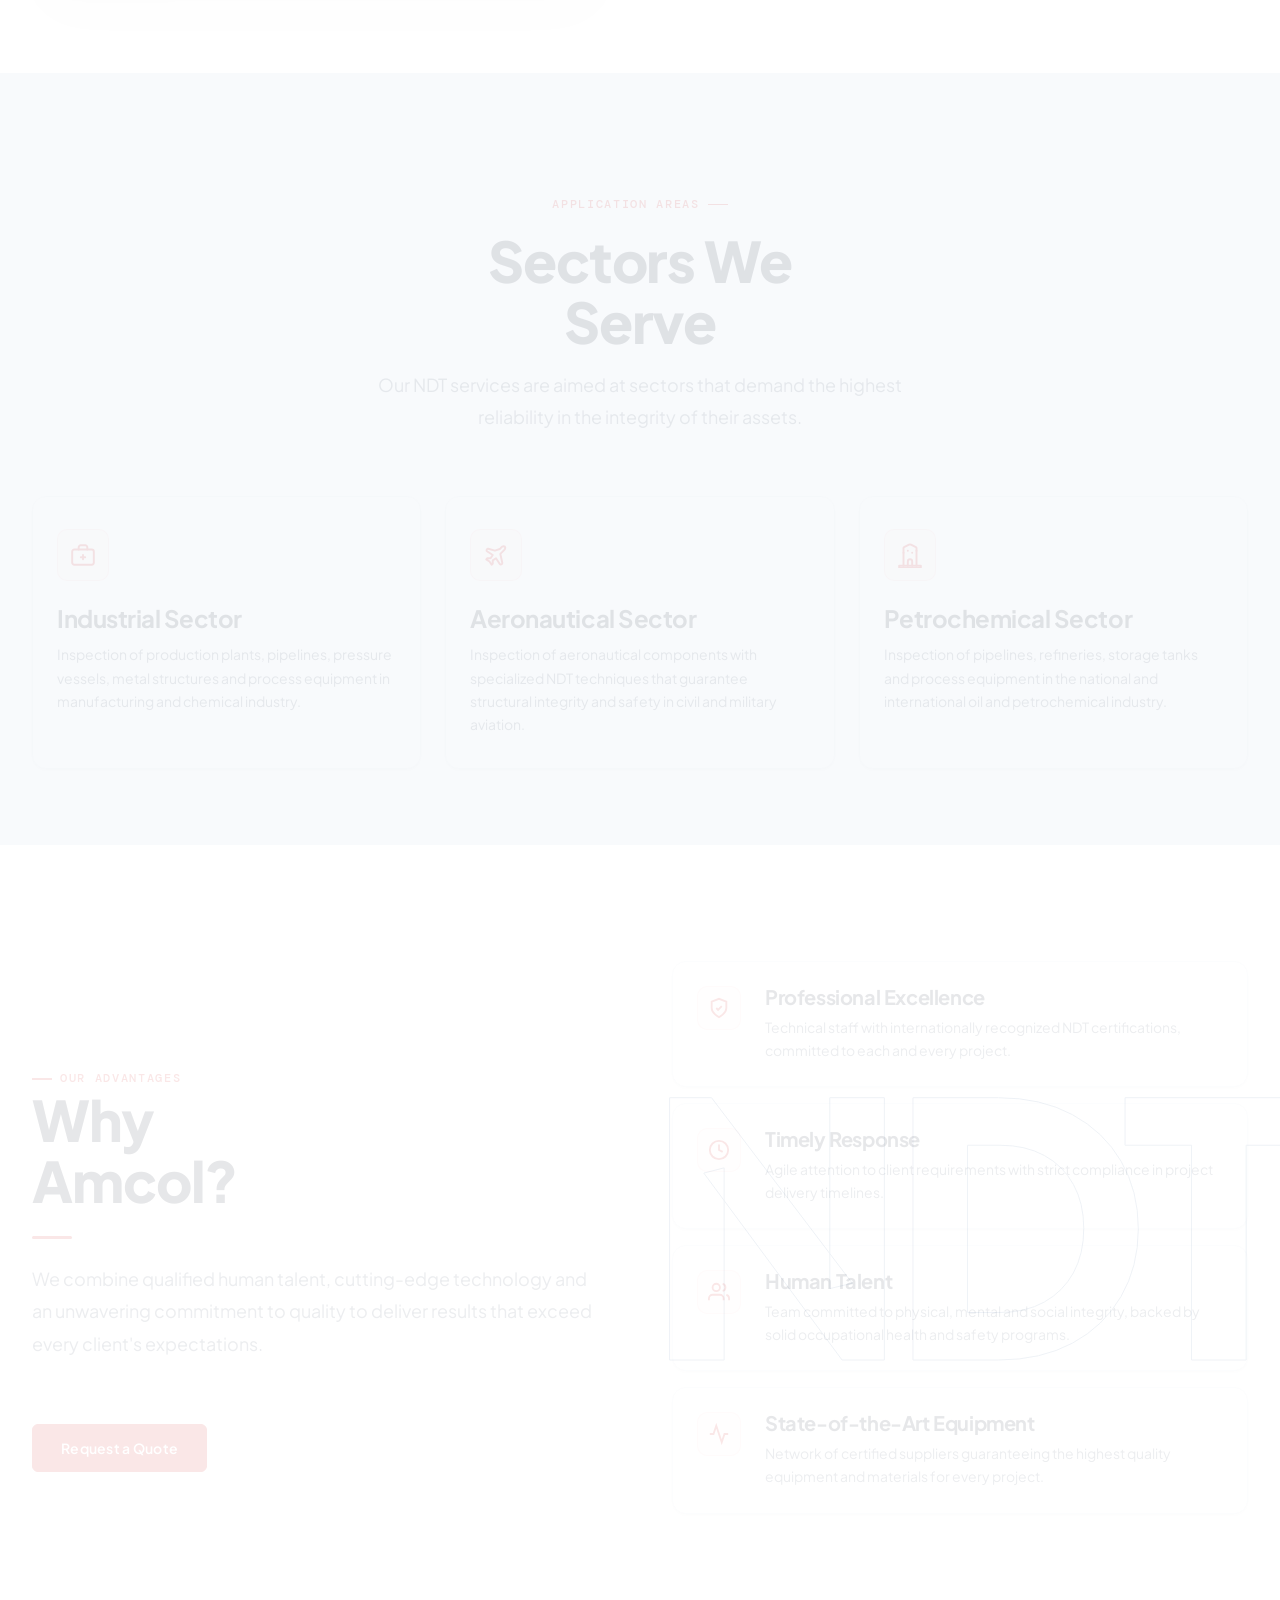
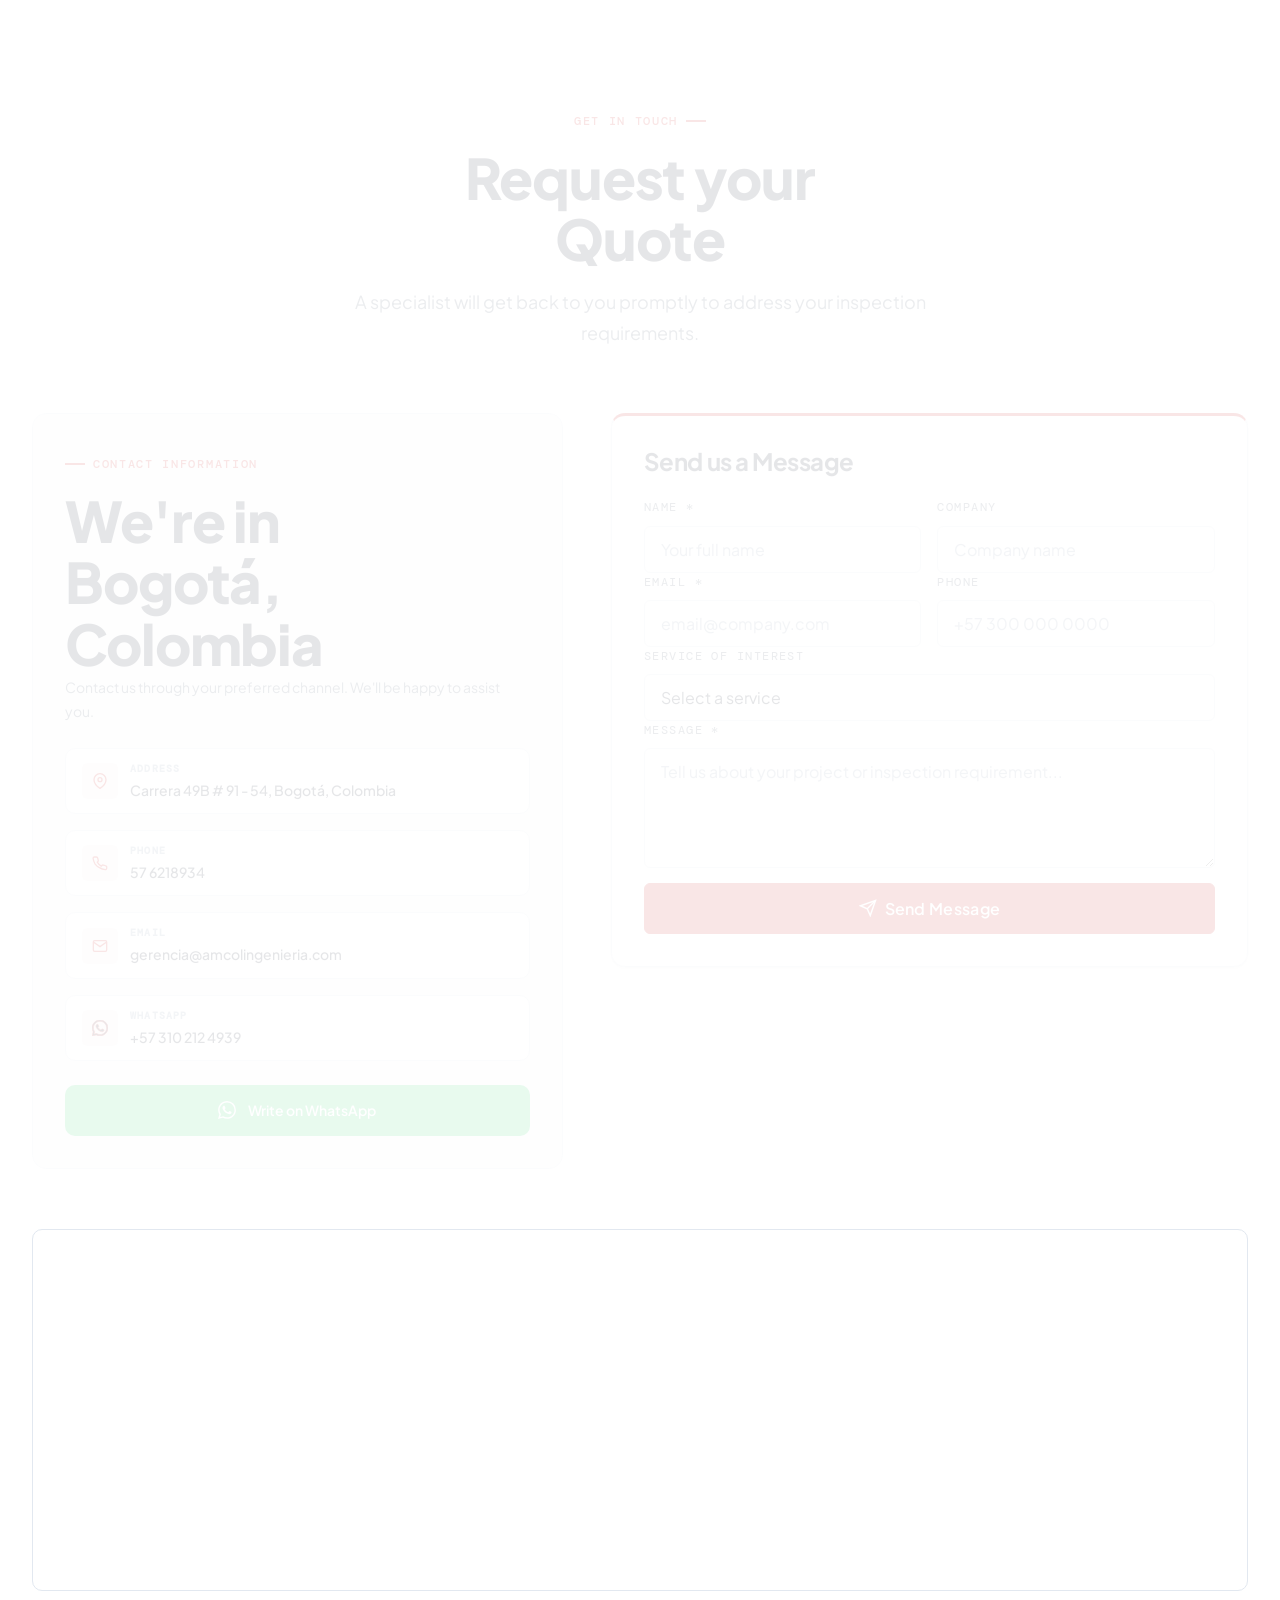
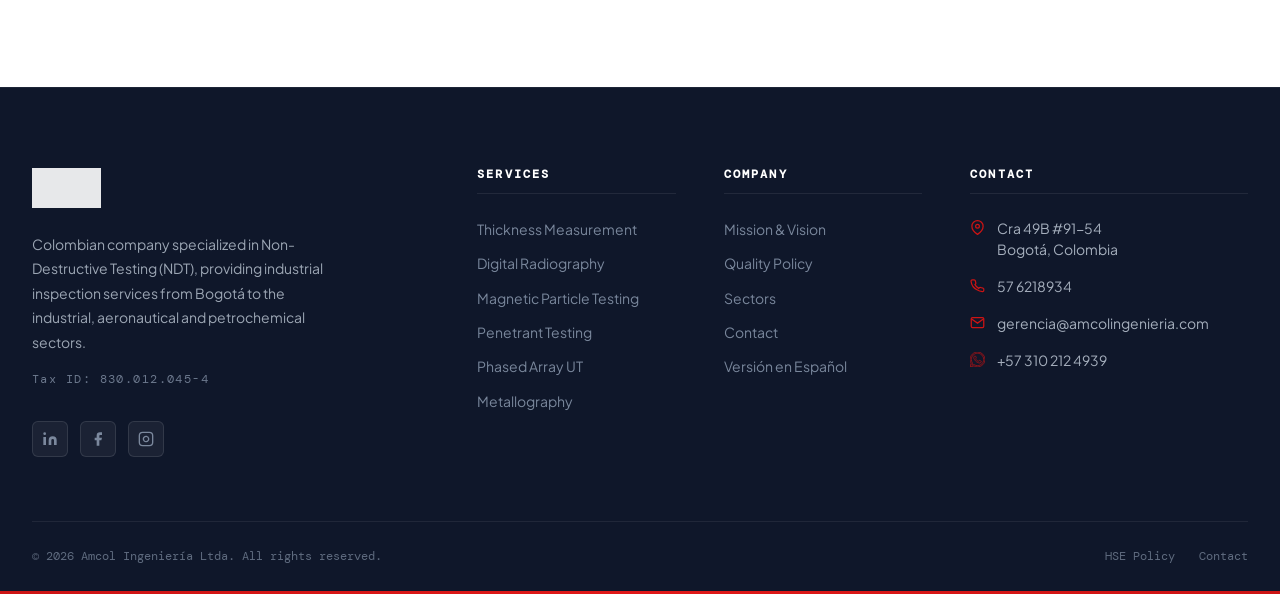
<file: en/index.html>
<!DOCTYPE html>
<html lang="en" class="dark">
<head>
  <meta charset="UTF-8" />
  <meta name="viewport" content="width=device-width, initial-scale=1.0" />
  <meta http-equiv="X-UA-Compatible" content="IE=edge" />

  <title>Amcol Ingeniería | Non-Destructive Testing Colombia</title>
  <meta name="description" content="Amcol Ingeniería Ltda — Colombian company specialized in Non-Destructive Testing (NDT): thickness measurement, digital radiography, magnetic particles, phased array and more. Bogotá, Colombia." />
  <meta name="keywords" content="non destructive testing Colombia, NDT services Colombia, industrial inspection Bogota, thickness measurement, digital radiography, phased array ultrasound, magnetic particles, penetrant testing" />
  <meta name="author" content="Amcol Ingeniería Ltda" />
  <meta name="robots" content="index, follow" />

  <link rel="canonical" href="https://www.amcolingenieria.com/en/" />
  <link rel="alternate" hreflang="en" href="https://www.amcolingenieria.com/en/" />
  <link rel="alternate" hreflang="es" href="https://www.amcolingenieria.com/" />

  <meta property="og:type" content="website" />
  <meta property="og:url" content="https://www.amcolingenieria.com/en/" />
  <meta property="og:title" content="Amcol Ingeniería | Non-Destructive Testing Colombia" />
  <meta property="og:description" content="Colombian company specialized in industrial inspection through Non-Destructive Testing. Industrial, aeronautical and petrochemical sectors." />
  <meta property="og:image" content="https://www.amcolingenieria.com/img/hero/hero-bg.jpg" />
  <meta property="og:locale" content="en_US" />

  <meta name="twitter:card" content="summary_large_image" />
  <meta name="twitter:title" content="Amcol Ingeniería | NDT Colombia" />
  <meta name="twitter:image" content="https://www.amcolingenieria.com/img/hero/hero-bg.jpg" />

  <link rel="icon" type="image/png" href="../img/logo/amcol-logo-transparent.png" />
  <link rel="preconnect" href="https://fonts.googleapis.com" />
  <link rel="preconnect" href="https://fonts.gstatic.com" crossorigin />

  <link rel="stylesheet" href="../css/main.css" />
  <link rel="stylesheet" href="../css/components.css" />
  <link rel="stylesheet" href="../css/responsive.css" />

  <script type="application/ld+json">
  {
    "@context": "https://schema.org",
    "@type": "LocalBusiness",
    "name": "Amcol Ingeniería Ltda",
    "description": "Colombian company specialized in Non-Destructive Testing (NDT) for industrial, aeronautical and petrochemical sectors.",
    "url": "https://www.amcolingenieria.com",
    "logo": "https://www.amcolingenieria.com/img/logo/amcol-logo.png",
    "telephone": "+5716218934",
    "email": "gerencia@amcolingenieria.com",
    "taxID": "830.012.045-4",
    "address": {
      "@type": "PostalAddress",
      "streetAddress": "Carrera 49B # 91 - 54",
      "addressLocality": "Bogotá",
      "addressCountry": "CO"
    },
    "contactPoint": [
      { "@type": "ContactPoint", "telephone": "+5716218934", "contactType": "customer service", "availableLanguage": ["Spanish","English"] },
      { "@type": "ContactPoint", "telephone": "+573102124939", "contactType": "sales", "contactOption": "WhatsApp" }
    ]
  }
  </script>
</head>

<body>

<!-- ══════════════════════════════════════════════════════════
     NAVBAR
     ══════════════════════════════════════════════════════════ -->
<header>
  <nav class="navbar" id="navbar" role="navigation" aria-label="Main navigation">
    <div class="container navbar__inner">

      <a href="/en/" class="navbar__logo" aria-label="Amcol Ingeniería – Home">
        <img src="../img/logo/amcol-logo-no-background.png"
             alt="Amcol Ingeniería Ltda" width="110" height="38" />
      </a>

      <ul class="navbar__nav" role="list">
        <li><a href="#home"     class="navbar__link active">Home</a></li>
        <li><a href="#services" class="navbar__link">Services</a></li>
        <li><a href="#about"    class="navbar__link">About</a></li>
        <li><a href="#sectors"  class="navbar__link">Sectors</a></li>
        <li><a href="#contact"  class="navbar__link">Contact</a></li>
      </ul>

      <div class="navbar__right">
        <div class="lang-switch" role="navigation" aria-label="Language">
          <a href="/" aria-label="Español">ES</a>
          <a href="/en/" class="active" aria-current="true" aria-label="English">EN</a>
        </div>
        <a href="#contact" class="btn btn-primary navbar__cta">Get a Quote</a>
        <button class="hamburger" id="hamburger"
                aria-label="Open menu" aria-expanded="false" aria-controls="mobile-drawer">
          <span></span><span></span><span></span>
        </button>
      </div>

    </div>

    <!-- Mobile drawer -->
    <div class="mobile-menu" id="mobile-drawer" aria-hidden="true" role="dialog">
      <a href="#home"     class="navbar__link">Home</a>
      <a href="#services" class="navbar__link">Services</a>
      <a href="#about"    class="navbar__link">About</a>
      <a href="#sectors"  class="navbar__link">Sectors</a>
      <a href="#contact"  class="navbar__link">Contact</a>
      <div class="mobile-menu__footer">
        <div class="lang-switch">
          <a href="/">ES</a>
          <a href="/en/" class="active">EN</a>
        </div>
        <a href="#contact" class="btn btn-primary">Get a Quote</a>
      </div>
    </div>
  </nav>
</header>

<main>

<!-- ══════════════════════════════════════════════════════════
     HERO
     ══════════════════════════════════════════════════════════ -->
<section id="home" class="hero" aria-label="Home">

  <div class="hero__photo">
    <img src="../img/hero/hero-bg.jpg"
         alt="Amcol Ingeniería technician performing industrial radiographic inspection"
         width="1920" height="1080"
         fetchpriority="high"
         id="hero-img" />
  </div>

  <div class="hero__vignette" aria-hidden="true"></div>
  <div class="hero__grid"    aria-hidden="true"></div>
  <div class="hero__scan"   aria-hidden="true"></div>

  <div class="container">
    <div class="hero__content">

      <div class="hero__label">
        <span class="mono">NDT · END · Colombia</span>
        <span class="mono mono-id">// Tax ID 830.012.045-4</span>
      </div>

      <h1 class="hero__h1">
        Precision<br />
        <em>Inspection.</em><br />
        <span class="outline">Industrial.</span>
      </h1>

      <p class="hero__sub">
        Non-Destructive Testing engineering services for the industrial,
        aeronautical and petrochemical sectors. Bogotá, Colombia.
      </p>

      <div class="hero__actions">
        <a href="#services" class="btn btn-primary">
          <svg width="18" height="18" viewBox="0 0 24 24" fill="none"
               stroke="currentColor" stroke-width="2.5" aria-hidden="true">
            <path d="M9 18l6-6-6-6"/>
          </svg>
          Our Services
        </a>
        <a href="#contact" class="btn btn-ghost">Request a Quote</a>
      </div>

    </div>
  </div>

  <!-- Stats -->
  <div class="hero__stats" aria-label="Company statistics">
    <div class="container">
      <div class="hero__stats-row">
        <div class="hero__stat">
          <span class="hero__stat-num">25<span>+</span></span>
          <span class="hero__stat-label">Years of Experience</span>
        </div>
        <div class="hero__stat">
          <span class="hero__stat-num">6</span>
          <span class="hero__stat-label">NDT Techniques</span>
        </div>
        <div class="hero__stat">
          <span class="hero__stat-num">3</span>
          <span class="hero__stat-label">Industry Sectors</span>
        </div>
        <div class="hero__stat">
          <span class="hero__stat-num">100<span>%</span></span>
          <span class="hero__stat-label">Client Satisfaction</span>
        </div>
      </div>
    </div>
  </div>

</section>


<!-- ══════════════════════════════════════════════════════════
     SERVICES
     ══════════════════════════════════════════════════════════ -->
<section id="services" class="services-section" aria-label="NDT Services">
  <div class="container">

    <div class="section-header centered reveal">
      <span class="label">Our Services</span>
      <h2>Non-Destructive<br />Testing Techniques</h2>
      <p>Qualified personnel. State-of-the-art equipment.<br />
         Results that guarantee the integrity of your assets.</p>
    </div>

    <div class="services-list" role="list">

      <!-- 01 -->
      <article class="svc-card reveal reveal-delay-1" role="listitem">
        <div class="svc-card__photo" aria-hidden="true">
          <img src="../img/services/thickness-measurement/hero.jpg"
               alt="Ultrasonic thickness measurement" loading="lazy"
               width="480" height="380" />
        </div>
        <span class="svc-card__num" aria-hidden="true">01</span>
        <div class="svc-card__body">
          <span class="svc-card__tag"><span class="tag">Ultrasound</span></span>
          <h3 class="svc-card__title">Thickness<br />Measurement</h3>
          <p class="svc-card__desc">
            Determination of remaining wall thickness in pipes, pressure vessels
            and metallic structures to detect corrosion and erosion.
          </p>
          <a href="#contact" class="svc-card__cta" aria-label="Request thickness measurement service">
            Request service
            <svg viewBox="0 0 24 24" fill="none" stroke="currentColor" stroke-width="2" aria-hidden="true"><path d="M5 12h14M12 5l7 7-7 7"/></svg>
          </a>
        </div>
      </article>

      <!-- 02 -->
      <article class="svc-card reveal reveal-delay-2" role="listitem">
        <div class="svc-card__photo" aria-hidden="true">
          <img src="../img/services/digital-radiography/hero.jpg"
               alt="Industrial digital radiography" loading="lazy"
               width="480" height="380" />
        </div>
        <span class="svc-card__num" aria-hidden="true">02</span>
        <div class="svc-card__body">
          <span class="svc-card__tag"><span class="tag">Radiography</span></span>
          <h3 class="svc-card__title">Digital<br />Radiography</h3>
          <p class="svc-card__desc">
            Volumetric inspection of welds, castings and components.
            High-resolution images with immediate interpretation.
          </p>
          <a href="#contact" class="svc-card__cta" aria-label="Request digital radiography service">
            Request service
            <svg viewBox="0 0 24 24" fill="none" stroke="currentColor" stroke-width="2" aria-hidden="true"><path d="M5 12h14M12 5l7 7-7 7"/></svg>
          </a>
        </div>
      </article>

      <!-- 03 -->
      <article class="svc-card reveal reveal-delay-3" role="listitem">
        <div class="svc-card__photo" aria-hidden="true">
          <img src="../img/services/magnetic-particles/hero.jpg"
               alt="Magnetic particle inspection" loading="lazy"
               width="480" height="380" />
        </div>
        <span class="svc-card__num" aria-hidden="true">03</span>
        <div class="svc-card__body">
          <span class="svc-card__tag"><span class="tag">Magnetic</span></span>
          <h3 class="svc-card__title">Magnetic<br />Particle Testing</h3>
          <p class="svc-card__desc">
            Detection of surface and near-surface discontinuities in ferromagnetic
            materials with dry or wet particles under white or UV light.
          </p>
          <a href="#contact" class="svc-card__cta" aria-label="Request magnetic particle testing service">
            Request service
            <svg viewBox="0 0 24 24" fill="none" stroke="currentColor" stroke-width="2" aria-hidden="true"><path d="M5 12h14M12 5l7 7-7 7"/></svg>
          </a>
        </div>
      </article>

      <!-- 04 -->
      <article class="svc-card reveal reveal-delay-1" role="listitem">
        <div class="svc-card__photo" aria-hidden="true">
          <img src="../img/services/penetrant-testing/hero.jpg"
               alt="Liquid penetrant testing for surface inspection" loading="lazy"
               width="480" height="380" />
        </div>
        <span class="svc-card__num" aria-hidden="true">04</span>
        <div class="svc-card__body">
          <span class="svc-card__tag"><span class="tag">Penetrant</span></span>
          <h3 class="svc-card__title">Penetrant<br />Testing</h3>
          <p class="svc-card__desc">
            Revealing of surface cracks in metallic and non-metallic materials
            using high-sensitivity colored or fluorescent liquid penetrants.
          </p>
          <a href="#contact" class="svc-card__cta" aria-label="Request penetrant testing service">
            Request service
            <svg viewBox="0 0 24 24" fill="none" stroke="currentColor" stroke-width="2" aria-hidden="true"><path d="M5 12h14M12 5l7 7-7 7"/></svg>
          </a>
        </div>
      </article>

      <!-- 05 -->
      <article class="svc-card reveal reveal-delay-2" role="listitem">
        <div class="svc-card__photo" aria-hidden="true">
          <img src="../img/services/phased-array/hero.jpg"
               alt="Phased Array ultrasonic testing" loading="lazy"
               width="480" height="380" />
        </div>
        <span class="svc-card__num" aria-hidden="true">05</span>
        <div class="svc-card__body">
          <span class="svc-card__tag"><span class="tag">Phased Array</span></span>
          <h3 class="svc-card__title">Phased<br />Array UT</h3>
          <p class="svc-card__desc">
            Advanced multi-element ultrasound for complex volumetric inspections
            with real-time visualization and high scanning speed.
          </p>
          <a href="#contact" class="svc-card__cta" aria-label="Request Phased Array service">
            Request service
            <svg viewBox="0 0 24 24" fill="none" stroke="currentColor" stroke-width="2" aria-hidden="true"><path d="M5 12h14M12 5l7 7-7 7"/></svg>
          </a>
        </div>
      </article>

      <!-- 06 -->
      <article class="svc-card reveal reveal-delay-3" role="listitem">
        <div class="svc-card__photo" aria-hidden="true">
          <img src="../img/services/metallography/hero.jpg"
               alt="Metallographic analysis of microstructure" loading="lazy"
               width="480" height="380" />
        </div>
        <span class="svc-card__num" aria-hidden="true">06</span>
        <div class="svc-card__body">
          <span class="svc-card__tag"><span class="tag">Metallography</span></span>
          <h3 class="svc-card__title">Metallo-<br />graphy</h3>
          <p class="svc-card__desc">
            Analysis of metallic material microstructure to evaluate heat treatments,
            failure causes and manufacturing process quality.
          </p>
          <a href="#contact" class="svc-card__cta" aria-label="Request metallography service">
            Request service
            <svg viewBox="0 0 24 24" fill="none" stroke="currentColor" stroke-width="2" aria-hidden="true"><path d="M5 12h14M12 5l7 7-7 7"/></svg>
          </a>
        </div>
      </article>

    </div>
  </div>
</section>


<!-- ══════════════════════════════════════════════════════════
     ABOUT
     ══════════════════════════════════════════════════════════ -->
<section id="about" class="about-section" aria-label="About Amcol Ingeniería">
  <div class="container">
    <div class="about-layout">

      <div class="about-visual reveal">
        <div class="about-visual__frame">
          <img src="../img/services/digital-radiography/img2.jpg"
               alt="Amcol Ingeniería technician performing field inspection"
               width="600" height="800" loading="lazy" />
        </div>
        <div class="about-visual__badge">
          <span class="mono">Founded</span>
          <strong>25+ years</strong>
        </div>
        <div class="about-visual__num" aria-hidden="true">NDT</div>
      </div>

      <div class="about-text reveal reveal-delay-2">
        <span class="label">About Us</span>
        <h2>Excellence in<br />Every Inspection</h2>

        <blockquote class="about-lead">
          "Total client satisfaction through the delivery of inspection engineering
          services based on a high level of professional excellence."
        </blockquote>

        <div class="about-tabs" role="tablist" aria-label="Company information">
          <button class="about-tab active" role="tab"
                  aria-selected="true" aria-controls="panel-mission" id="tab-mission">
            Mission
          </button>
          <button class="about-tab" role="tab"
                  aria-selected="false" aria-controls="panel-vision" id="tab-vision">
            Vision
          </button>
          <button class="about-tab" role="tab"
                  aria-selected="false" aria-controls="panel-quality" id="tab-quality">
            Quality
          </button>
        </div>

        <div id="panel-mission" class="about-panel active"
             role="tabpanel" aria-labelledby="tab-mission">
          <p>We are a private company whose mission is the total satisfaction of
             our clients through the provision of inspection engineering services
             and the supply of equipment and materials for the Non-Destructive
             Testing area, based on a high level of excellence, professionalism
             and the permanent commitment of our human talent.</p>
        </div>

        <div id="panel-vision" class="about-panel"
             role="tabpanel" aria-labelledby="tab-vision">
          <p>We will be a leading company in Colombia in the provision of
             inspection services and sale of equipment based on Non-Destructive
             Testing, in the industrial, aeronautical and petrochemical sectors,
             both nationally and throughout Latin America, applying human,
             professional and technological standards to contribute to our
             clients' satisfaction.</p>
        </div>

        <div id="panel-quality" class="about-panel"
             role="tabpanel" aria-labelledby="tab-quality">
          <p>Our quality policy is based on the provision of services according
             to each client's particular needs, fulfilling the established
             commitments without overlooking efficiency and quality. We count on
             a qualified human team and recognized suppliers that support material
             supply and service provision in a timely and effective manner.</p>
        </div>

        <div style="margin-top: 2rem;">
          <a href="#contact" class="btn btn-outline-red">Speak with a Specialist</a>
        </div>
      </div>

    </div>
  </div>
</section>


<!-- ══════════════════════════════════════════════════════════
     SECTORS
     ══════════════════════════════════════════════════════════ -->
<section id="sectors" class="sectors-section" aria-label="Industry sectors">
  <div class="container">

    <div class="section-header centered reveal">
      <span class="label">Application Areas</span>
      <h2>Sectors We<br />Serve</h2>
      <p>Our NDT services are aimed at sectors that demand the highest
         reliability in the integrity of their assets.</p>
    </div>

    <div class="sectors-grid">

      <div class="sector-card reveal reveal-delay-1">
        <div class="sector-card__icon" aria-hidden="true">
          <svg viewBox="0 0 24 24" fill="none" stroke-width="1.8" stroke-linecap="round" stroke-linejoin="round">
            <rect x="2" y="7" width="20" height="14" rx="2"/>
            <path d="M16 7V5a2 2 0 0 0-2-2h-4a2 2 0 0 0-2 2v2"/>
            <line x1="12" y1="12" x2="12" y2="16"/><line x1="10" y1="14" x2="14" y2="14"/>
          </svg>
        </div>
        <h3>Industrial Sector</h3>
        <p>Inspection of production plants, pipelines, pressure vessels, metal
           structures and process equipment in manufacturing and chemical industry.</p>
      </div>

      <div class="sector-card reveal reveal-delay-2">
        <div class="sector-card__icon" aria-hidden="true">
          <svg viewBox="0 0 24 24" fill="none" stroke-width="1.8" stroke-linecap="round" stroke-linejoin="round">
            <path d="M17.8 19.2 16 11l3.5-3.5C21 6 21 4 19 4s-2 1-3.5 2.5L11 8 4.8 6.2c-.5-.1-.9.1-1.1.5l-.3.5c-.2.5-.1 1 .3 1.3L9 12l-2 3H4l-1 1 3 2 2 3 1-1v-3l3-2 3.5 5.3c.3.4.8.5 1.3.3l.5-.2c.4-.3.6-.7.5-1.2z"/>
          </svg>
        </div>
        <h3>Aeronautical Sector</h3>
        <p>Inspection of aeronautical components with specialized NDT techniques
           that guarantee structural integrity and safety in civil and military aviation.</p>
      </div>

      <div class="sector-card reveal reveal-delay-3">
        <div class="sector-card__icon" aria-hidden="true">
          <svg viewBox="0 0 24 24" fill="none" stroke-width="1.8" stroke-linecap="round" stroke-linejoin="round">
            <path d="M14 22v-4a2 2 0 1 0-4 0v4"/>
            <path d="M18 22V5.618a1 1 0 0 0-.553-.894l-4.553-2.277a2 2 0 0 0-1.788 0L6.553 4.724A1 1 0 0 0 6 5.618V22"/>
            <rect width="20" height="2" x="2" y="22"/>
            <line x1="6" y1="10" x2="6.01" y2="10"/><line x1="10" y1="8" x2="10.01" y2="8"/>
            <line x1="14" y1="10" x2="14.01" y2="10"/><line x1="18" y1="8" x2="18.01" y2="8"/>
          </svg>
        </div>
        <h3>Petrochemical Sector</h3>
        <p>Inspection of pipelines, refineries, storage tanks and process equipment
           in the national and international oil and petrochemical industry.</p>
      </div>

    </div>
  </div>
</section>


<!-- ══════════════════════════════════════════════════════════
     WHY AMCOL
     ══════════════════════════════════════════════════════════ -->
<section class="why-section" aria-label="Why choose Amcol Ingeniería">
  <div class="container">
    <div class="why-layout">

      <div class="why-left reveal">
        <span class="label">Our Advantages</span>
        <h2>Why<br />Amcol?</h2>
        <div class="accent-line"></div>
        <p>We combine qualified human talent, cutting-edge technology and an
           unwavering commitment to quality to deliver results that exceed
           every client's expectations.</p>
        <a href="#contact" class="btn btn-primary" style="margin-top: 2rem;">
          Request a Quote
        </a>
      </div>

      <div class="why-right">

        <div class="why-item reveal reveal-delay-1">
          <div class="why-item__icon" aria-hidden="true">
            <svg viewBox="0 0 24 24" fill="none" stroke="currentColor" stroke-width="2">
              <path d="M12 22s8-4 8-10V5l-8-3-8 3v7c0 6 8 10 8 10z"/>
              <path d="m9 12 2 2 4-4"/>
            </svg>
          </div>
          <div>
            <h4>Professional Excellence</h4>
            <p>Technical staff with internationally recognized NDT certifications,
               committed to each and every project.</p>
          </div>
        </div>

        <div class="why-item reveal reveal-delay-2">
          <div class="why-item__icon" aria-hidden="true">
            <svg viewBox="0 0 24 24" fill="none" stroke="currentColor" stroke-width="2">
              <circle cx="12" cy="12" r="10"/>
              <polyline points="12 6 12 12 16 14"/>
            </svg>
          </div>
          <div>
            <h4>Timely Response</h4>
            <p>Agile attention to client requirements with strict compliance
               in project delivery timelines.</p>
          </div>
        </div>

        <div class="why-item reveal reveal-delay-3">
          <div class="why-item__icon" aria-hidden="true">
            <svg viewBox="0 0 24 24" fill="none" stroke="currentColor" stroke-width="2">
              <path d="M17 21v-2a4 4 0 0 0-4-4H5a4 4 0 0 0-4 4v2"/>
              <circle cx="9" cy="7" r="4"/>
              <path d="M23 21v-2a4 4 0 0 0-3-3.87"/>
              <path d="M16 3.13a4 4 0 0 1 0 7.75"/>
            </svg>
          </div>
          <div>
            <h4>Human Talent</h4>
            <p>Team committed to physical, mental and social integrity,
               backed by solid occupational health and safety programs.</p>
          </div>
        </div>

        <div class="why-item reveal reveal-delay-4">
          <div class="why-item__icon" aria-hidden="true">
            <svg viewBox="0 0 24 24" fill="none" stroke="currentColor" stroke-width="2">
              <polyline points="22 12 18 12 15 21 9 3 6 12 2 12"/>
            </svg>
          </div>
          <div>
            <h4>State-of-the-Art Equipment</h4>
            <p>Network of certified suppliers guaranteeing the highest quality
               equipment and materials for every project.</p>
          </div>
        </div>

      </div>
    </div>
  </div>
</section>


<!-- ══════════════════════════════════════════════════════════
     CONTACT
     ══════════════════════════════════════════════════════════ -->
<section id="contact" class="contact-section" aria-label="Contact and quote">
  <div class="container">

    <div class="section-header centered reveal">
      <span class="label">Get in Touch</span>
      <h2>Request your<br />Quote</h2>
      <p>A specialist will get back to you promptly
         to address your inspection requirements.</p>
    </div>

    <div class="contact-layout">

      <!-- Info -->
      <div class="contact-info reveal">
        <span class="label">Contact Information</span>
        <h2>We're in<br />Bogotá, Colombia</h2>
        <p>Contact us through your preferred channel.
           We'll be happy to assist you.</p>

        <div class="contact-details">

          <div class="contact-item">
            <div class="contact-item__icon" aria-hidden="true">
              <svg viewBox="0 0 24 24" fill="none" stroke="currentColor" stroke-width="2">
                <path d="M21 10c0 7-9 13-9 13s-9-6-9-13a9 9 0 0 1 18 0z"/>
                <circle cx="12" cy="10" r="3"/>
              </svg>
            </div>
            <div class="contact-item__text">
              <strong>Address</strong>
              <span>Carrera 49B # 91 - 54, Bogotá, Colombia</span>
            </div>
          </div>

          <div class="contact-item">
            <div class="contact-item__icon" aria-hidden="true">
              <svg viewBox="0 0 24 24" fill="none" stroke="currentColor" stroke-width="2">
                <path d="M22 16.92v3a2 2 0 0 1-2.18 2 19.79 19.79 0 0 1-8.63-3.07A19.5 19.5 0 0 1 4.69 13.6a19.79 19.79 0 0 1-3.07-8.67A2 2 0 0 1 3.6 3h3a2 2 0 0 1 2 1.72c.127.96.361 1.903.7 2.81a2 2 0 0 1-.45 2.11L7.91 10.6a16 16 0 0 0 6 6l.95-.95a2 2 0 0 1 2.11-.45c.907.339 1.85.573 2.81.7A2 2 0 0 1 21.73 18z"/>
              </svg>
            </div>
            <div class="contact-item__text">
              <strong>Phone</strong>
              <a href="tel:+5716218934">57 6218934</a>
            </div>
          </div>

          <div class="contact-item">
            <div class="contact-item__icon" aria-hidden="true">
              <svg viewBox="0 0 24 24" fill="none" stroke="currentColor" stroke-width="2">
                <path d="M4 4h16c1.1 0 2 .9 2 2v12c0 1.1-.9 2-2 2H4c-1.1 0-2-.9-2-2V6c0-1.1.9-2 2-2z"/>
                <polyline points="22,6 12,13 2,6"/>
              </svg>
            </div>
            <div class="contact-item__text">
              <strong>Email</strong>
              <a href="mailto:gerencia@amcolingenieria.com">gerencia@amcolingenieria.com</a>
            </div>
          </div>

          <div class="contact-item">
            <div class="contact-item__icon" aria-hidden="true">
              <svg viewBox="0 0 24 24" fill="currentColor" stroke="none">
                <path d="M17.472 14.382c-.297-.149-1.758-.867-2.03-.967-.273-.099-.471-.148-.67.15-.197.297-.767.966-.94 1.164-.173.199-.347.223-.644.075-.297-.15-1.255-.463-2.39-1.475-.883-.788-1.48-1.761-1.653-2.059-.173-.297-.018-.458.13-.606.134-.133.298-.347.446-.52.149-.174.198-.298.298-.497.099-.198.05-.371-.025-.52-.075-.149-.669-1.612-.916-2.207-.242-.579-.487-.5-.669-.51-.173-.008-.371-.01-.57-.01-.198 0-.52.074-.792.372-.272.297-1.04 1.016-1.04 2.479 0 1.462 1.065 2.875 1.213 3.074.149.198 2.096 3.2 5.077 4.487.709.306 1.262.489 1.694.625.712.227 1.36.195 1.871.118.571-.085 1.758-.719 2.006-1.413.248-.694.248-1.289.173-1.413-.074-.124-.272-.198-.57-.347m-5.421 7.403h-.004a9.87 9.87 0 0 1-5.031-1.378l-.361-.214-3.741.982.998-3.648-.235-.374a9.86 9.86 0 0 1-1.51-5.26c.001-5.45 4.436-9.884 9.888-9.884 2.64 0 5.122 1.03 6.988 2.898a9.825 9.825 0 0 1 2.893 6.994c-.003 5.45-4.437 9.884-9.885 9.884m8.413-18.297A11.815 11.815 0 0 0 12.05 0C5.495 0 .16 5.335.157 11.892c0 2.096.547 4.142 1.588 5.945L.057 24l6.305-1.654a11.882 11.882 0 0 0 5.683 1.448h.005c6.554 0 11.89-5.335 11.893-11.893a11.821 11.821 0 0 0-3.48-8.413z"/>
              </svg>
            </div>
            <div class="contact-item__text">
              <strong>WhatsApp</strong>
              <a href="https://wa.me/573102124939" target="_blank" rel="noopener noreferrer">+57 310 212 4939</a>
            </div>
          </div>

        </div>

        <a href="https://wa.me/573102124939?text=Hello%2C%20I%20would%20like%20to%20request%20information%20about%20your%20NDT%20services."
           class="btn-wa"
           target="_blank" rel="noopener noreferrer"
           aria-label="Contact via WhatsApp">
          <svg viewBox="0 0 24 24" aria-hidden="true"><path d="M17.472 14.382c-.297-.149-1.758-.867-2.03-.967-.273-.099-.471-.148-.67.15-.197.297-.767.966-.94 1.164-.173.199-.347.223-.644.075-.297-.15-1.255-.463-2.39-1.475-.883-.788-1.48-1.761-1.653-2.059-.173-.297-.018-.458.13-.606.134-.133.298-.347.446-.52.149-.174.198-.298.298-.497.099-.198.05-.371-.025-.52-.075-.149-.669-1.612-.916-2.207-.242-.579-.487-.5-.669-.51-.173-.008-.371-.01-.57-.01-.198 0-.52.074-.792.372-.272.297-1.04 1.016-1.04 2.479 0 1.462 1.065 2.875 1.213 3.074.149.198 2.096 3.2 5.077 4.487.709.306 1.262.489 1.694.625.712.227 1.36.195 1.871.118.571-.085 1.758-.719 2.006-1.413.248-.694.248-1.289.173-1.413-.074-.124-.272-.198-.57-.347m-5.421 7.403h-.004a9.87 9.87 0 0 1-5.031-1.378l-.361-.214-3.741.982.998-3.648-.235-.374a9.86 9.86 0 0 1-1.51-5.26c.001-5.45 4.436-9.884 9.888-9.884 2.64 0 5.122 1.03 6.988 2.898a9.825 9.825 0 0 1 2.893 6.994c-.003 5.45-4.437 9.884-9.885 9.884m8.413-18.297A11.815 11.815 0 0 0 12.05 0C5.495 0 .16 5.335.157 11.892c0 2.096.547 4.142 1.588 5.945L.057 24l6.305-1.654a11.882 11.882 0 0 0 5.683 1.448h.005c6.554 0 11.89-5.335 11.893-11.893a11.821 11.821 0 0 0-3.48-8.413z"/></svg>
          Write on WhatsApp
        </a>
      </div>

      <!-- Form -->
      <div class="contact-form-box reveal reveal-delay-2">
        <h3>Send us a Message</h3>
        <form id="contact-form" novalidate aria-label="Contact form">

          <div class="form-row">
            <div class="form-field">
              <label for="nombre">Name *</label>
              <input type="text" id="nombre" name="nombre"
                     placeholder="Your full name" required autocomplete="name" />
            </div>
            <div class="form-field">
              <label for="empresa">Company</label>
              <input type="text" id="empresa" name="empresa"
                     placeholder="Company name" autocomplete="organization" />
            </div>
          </div>

          <div class="form-row">
            <div class="form-field">
              <label for="email">Email *</label>
              <input type="email" id="email" name="email"
                     placeholder="email@company.com" required autocomplete="email" />
            </div>
            <div class="form-field">
              <label for="telefono">Phone</label>
              <input type="tel" id="telefono" name="telefono"
                     placeholder="+57 300 000 0000" autocomplete="tel" />
            </div>
          </div>

          <div class="form-field">
            <label for="servicio">Service of Interest</label>
            <select id="servicio" name="servicio">
              <option value="">Select a service</option>
              <option value="thickness">Thickness Measurement</option>
              <option value="radiography">Digital Radiography</option>
              <option value="magnetic">Magnetic Particle Testing</option>
              <option value="penetrant">Penetrant Testing</option>
              <option value="phased-array">Phased Array UT</option>
              <option value="metallography">Metallography</option>
              <option value="other">Other / Not sure</option>
            </select>
          </div>

          <div class="form-field">
            <label for="mensaje">Message *</label>
            <textarea id="mensaje" name="mensaje" required
                      placeholder="Tell us about your project or inspection requirement..."></textarea>
          </div>

          <button type="submit" class="btn btn-primary form-submit">
            <svg width="18" height="18" viewBox="0 0 24 24" fill="none"
                 stroke="currentColor" stroke-width="2" aria-hidden="true">
              <line x1="22" y1="2" x2="11" y2="13"/>
              <polygon points="22 2 15 22 11 13 2 9 22 2"/>
            </svg>
            Send Message
          </button>

          <p class="form-status" id="form-status" role="alert" aria-live="polite"></p>
        </form>
      </div>

    </div>

    <div class="contact-map reveal" style="margin-top: 5rem;">
      <iframe
        src="https://www.google.com/maps/embed?pb=!1m18!1m12!1m3!1d3976.35!2d-74.0570!3d4.6900!2m3!1f0!2f0!3f0!3m2!1i1024!2i768!4f13.1!3m3!1m2!1s0x0%3A0x0!2zNMKwNDEnMjQuMCJOIDc0wrAwMyc0NS4yIlc!5e0!3m2!1ses!2sco!4v1234567890"
        title="Amcol Ingeniería — Carrera 49B #91-54, Bogotá, Colombia"
        allowfullscreen="" loading="lazy" referrerpolicy="no-referrer-when-downgrade">
      </iframe>
    </div>

  </div>
</section>

</main>


<!-- ══════════════════════════════════════════════════════════
     FOOTER
     ══════════════════════════════════════════════════════════ -->
<footer class="footer" role="contentinfo">
  <div class="container">

    <div class="footer__main">

      <div class="footer-brand">
        <img src="../img/logo/amcol-logo.png" alt="Amcol Ingeniería Ltda"
             class="footer-brand__logo" width="140" height="52" loading="lazy" />
        <p>Colombian company specialized in Non-Destructive Testing (NDT),
           providing industrial inspection services from Bogotá to the industrial,
           aeronautical and petrochemical sectors.</p>
        <div class="footer-brand__nit">Tax ID: 830.012.045-4</div>
        <div class="footer-socials">
          <a href="#" class="footer-social" aria-label="LinkedIn" target="_blank" rel="noopener noreferrer">
            <svg viewBox="0 0 24 24" fill="currentColor" aria-hidden="true"><path d="M16 8a6 6 0 0 1 6 6v7h-4v-7a2 2 0 0 0-2-2 2 2 0 0 0-2 2v7h-4v-7a6 6 0 0 1 6-6zM2 9h4v12H2z"/><circle cx="4" cy="4" r="2"/></svg>
          </a>
          <a href="#" class="footer-social" aria-label="Facebook" target="_blank" rel="noopener noreferrer">
            <svg viewBox="0 0 24 24" fill="currentColor" aria-hidden="true"><path d="M18 2h-3a5 5 0 0 0-5 5v3H7v4h3v8h4v-8h3l1-4h-4V7a1 1 0 0 1 1-1h3z"/></svg>
          </a>
          <a href="#" class="footer-social" aria-label="Instagram" target="_blank" rel="noopener noreferrer">
            <svg viewBox="0 0 24 24" fill="none" stroke="currentColor" stroke-width="2" aria-hidden="true"><rect x="2" y="2" width="20" height="20" rx="5" ry="5"/><path d="M16 11.37A4 4 0 1 1 12.63 8 4 4 0 0 1 16 11.37z"/><line x1="17.5" y1="6.5" x2="17.51" y2="6.5"/></svg>
          </a>
        </div>
      </div>

      <div class="footer-col">
        <h5>Services</h5>
        <nav class="footer-links" aria-label="Services">
          <a href="#services">Thickness Measurement</a>
          <a href="#services">Digital Radiography</a>
          <a href="#services">Magnetic Particle Testing</a>
          <a href="#services">Penetrant Testing</a>
          <a href="#services">Phased Array UT</a>
          <a href="#services">Metallography</a>
        </nav>
      </div>

      <div class="footer-col">
        <h5>Company</h5>
        <nav class="footer-links" aria-label="Company">
          <a href="#about">Mission & Vision</a>
          <a href="#about">Quality Policy</a>
          <a href="#sectors">Sectors</a>
          <a href="#contact">Contact</a>
          <a href="/">Versión en Español</a>
        </nav>
      </div>

      <div class="footer-col">
        <h5>Contact</h5>
        <address class="footer-contact-list" style="font-style:normal;">
          <div class="footer-contact-item">
            <svg viewBox="0 0 24 24" fill="none" stroke="currentColor" stroke-width="2" aria-hidden="true"><path d="M21 10c0 7-9 13-9 13s-9-6-9-13a9 9 0 0 1 18 0z"/><circle cx="12" cy="10" r="3"/></svg>
            <span>Cra 49B #91-54<br />Bogotá, Colombia</span>
          </div>
          <div class="footer-contact-item">
            <svg viewBox="0 0 24 24" fill="none" stroke="currentColor" stroke-width="2" aria-hidden="true"><path d="M22 16.92v3a2 2 0 0 1-2.18 2 19.79 19.79 0 0 1-8.63-3.07A19.5 19.5 0 0 1 4.69 13.6a19.79 19.79 0 0 1-3.07-8.67A2 2 0 0 1 3.6 3h3a2 2 0 0 1 2 1.72c.127.96.361 1.903.7 2.81a2 2 0 0 1-.45 2.11L7.91 10.6a16 16 0 0 0 6 6l.95-.95a2 2 0 0 1 2.11-.45c.907.339 1.85.573 2.81.7A2 2 0 0 1 21.73 18z"/></svg>
            <a href="tel:+5716218934">57 6218934</a>
          </div>
          <div class="footer-contact-item">
            <svg viewBox="0 0 24 24" fill="none" stroke="currentColor" stroke-width="2" aria-hidden="true"><path d="M4 4h16c1.1 0 2 .9 2 2v12c0 1.1-.9 2-2 2H4c-1.1 0-2-.9-2-2V6c0-1.1.9-2 2-2z"/><polyline points="22,6 12,13 2,6"/></svg>
            <a href="mailto:gerencia@amcolingenieria.com">gerencia@amcolingenieria.com</a>
          </div>
          <div class="footer-contact-item">
            <svg viewBox="0 0 24 24" fill="currentColor" stroke="none" aria-hidden="true"><path d="M17.472 14.382c-.297-.149-1.758-.867-2.03-.967-.273-.099-.471-.148-.67.15-.197.297-.767.966-.94 1.164-.173.199-.347.223-.644.075-.297-.15-1.255-.463-2.39-1.475-.883-.788-1.48-1.761-1.653-2.059-.173-.297-.018-.458.13-.606.134-.133.298-.347.446-.52.149-.174.198-.298.298-.497.099-.198.05-.371-.025-.52-.075-.149-.669-1.612-.916-2.207-.242-.579-.487-.5-.669-.51-.173-.008-.371-.01-.57-.01-.198 0-.52.074-.792.372-.272.297-1.04 1.016-1.04 2.479 0 1.462 1.065 2.875 1.213 3.074.149.198 2.096 3.2 5.077 4.487.709.306 1.262.489 1.694.625.712.227 1.36.195 1.871.118.571-.085 1.758-.719 2.006-1.413.248-.694.248-1.289.173-1.413-.074-.124-.272-.198-.57-.347m-5.421 7.403h-.004a9.87 9.87 0 0 1-5.031-1.378l-.361-.214-3.741.982.998-3.648-.235-.374a9.86 9.86 0 0 1-1.51-5.26c.001-5.45 4.436-9.884 9.888-9.884 2.64 0 5.122 1.03 6.988 2.898a9.825 9.825 0 0 1 2.893 6.994c-.003 5.45-4.437 9.884-9.885 9.884m8.413-18.297A11.815 11.815 0 0 0 12.05 0C5.495 0 .16 5.335.157 11.892c0 2.096.547 4.142 1.588 5.945L.057 24l6.305-1.654a11.882 11.882 0 0 0 5.683 1.448h.005c6.554 0 11.89-5.335 11.893-11.893a11.821 11.821 0 0 0-3.48-8.413z"/></svg>
            <a href="https://wa.me/573102124939" target="_blank" rel="noopener noreferrer">+57 310 212 4939</a>
          </div>
        </address>
      </div>

    </div>

    <div class="footer__bottom">
      <p>© <span id="year"></span> Amcol Ingeniería Ltda. All rights reserved.</p>
      <nav class="footer-legal" aria-label="Legal">
        <a href="/politica-sgsst.html">HSE Policy</a>
        <a href="#contact">Contact</a>
      </nav>
    </div>

  </div>
  <div class="footer__strip" aria-hidden="true"></div>
</footer>

<button class="scroll-top" id="scroll-top" aria-label="Back to top">
  <svg viewBox="0 0 24 24" fill="none" stroke="currentColor" stroke-width="2.5" aria-hidden="true">
    <path d="M18 15l-6-6-6 6"/>
  </svg>
</button>

<script src="../js/main.js"></script>

</body>
</html>
</file>
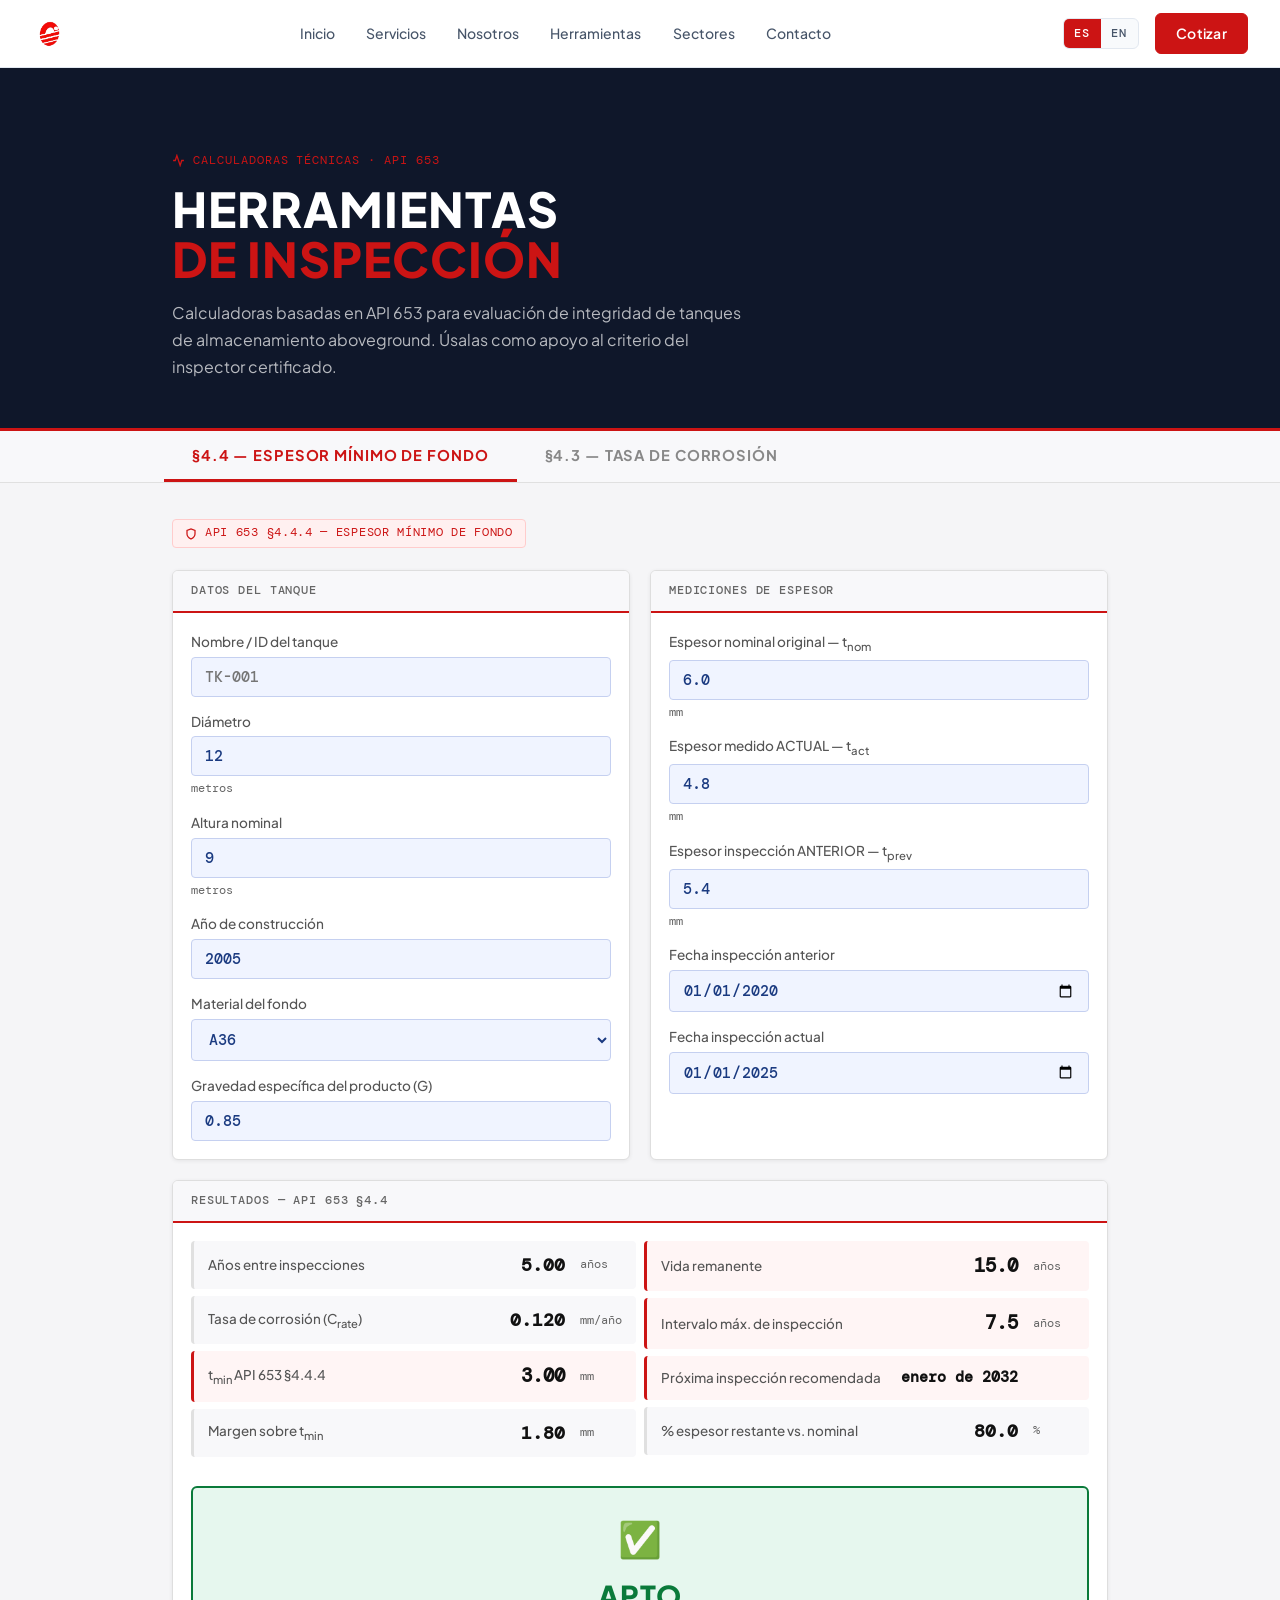
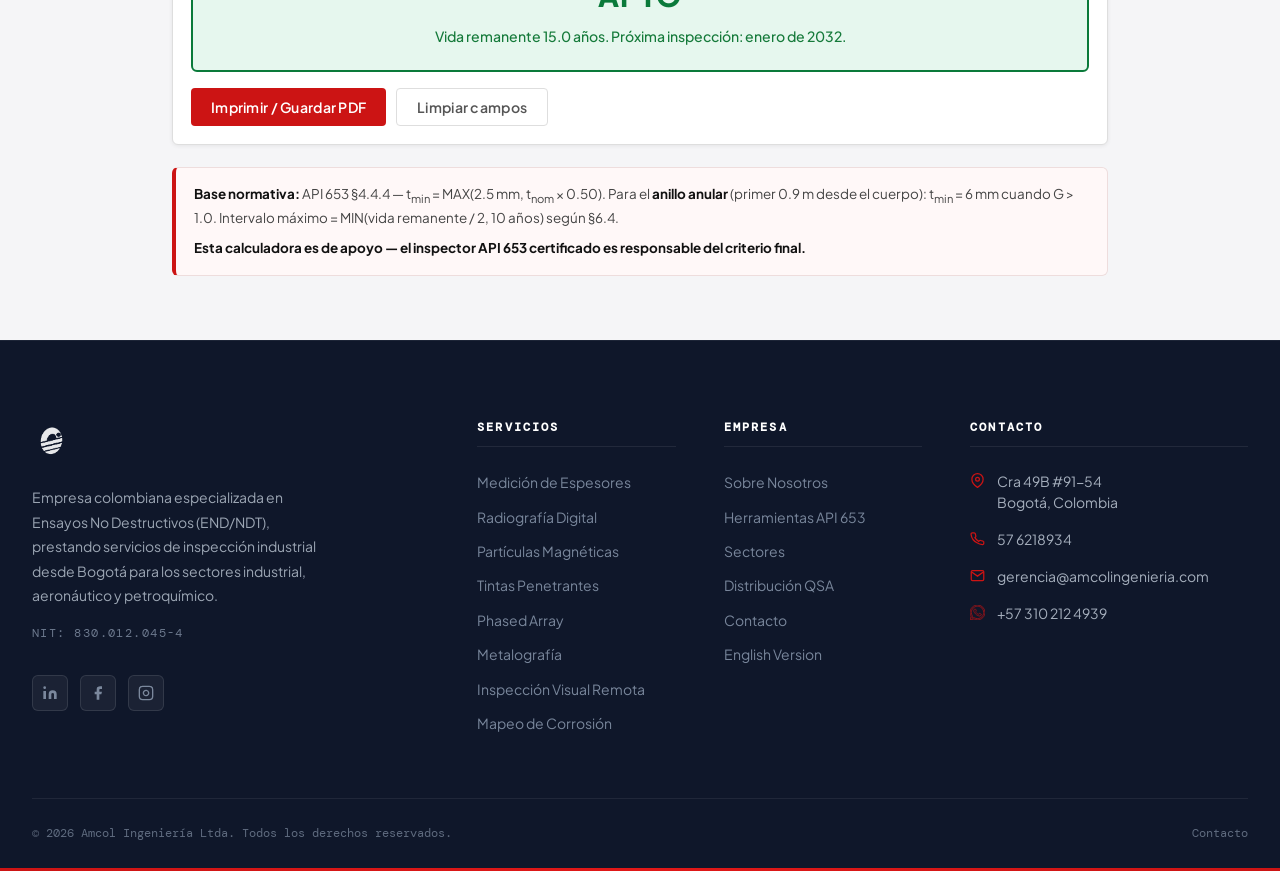
<file: herramientas.html>
<!DOCTYPE html>
<html lang="es" class="dark">
<head>
  <meta charset="UTF-8" />
  <meta name="viewport" content="width=device-width, initial-scale=1.0" />
  <title>Herramientas API 653 | Amcol Ingeniería Ltda</title>
  <meta name="description" content="Calculadoras técnicas API 653 para inspección de tanques de almacenamiento. Espesor mínimo de fondo §4.4 y tasa de corrosión §4.3. Amcol Ingeniería Ltda, Colombia." />
  <meta name="robots" content="index, follow" />
  <link rel="canonical" href="https://www.amcolingenieria.com/herramientas.html" />
  <link rel="icon" type="image/png" href="img/logo/amcol-logo-transparent.png" />
  <link rel="preconnect" href="https://fonts.googleapis.com" />
  <link rel="preconnect" href="https://fonts.gstatic.com" crossorigin />
  <link rel="stylesheet" href="css/main.css" />
  <link rel="stylesheet" href="css/components.css" />
  <link rel="stylesheet" href="css/responsive.css" />

<style>
/* ═══════════════════════════════════════════════════════════════
   HERRAMIENTAS PAGE — estilos propios
   Prefijo .ct- (calc-tool) para evitar conflictos con main.css
   ═══════════════════════════════════════════════════════════════ */

/* ─── Hero de la página ───────────────────────────────────────── */
.tools-hero {
  background: var(--chalk);
  padding: 80px 0 48px;
  margin-top: var(--navbar-h);
  border-bottom: 3px solid var(--red);
}
.tools-hero .container { max-width: 1000px; }
.tools-hero__eyebrow {
  display: inline-flex; align-items: center; gap: 8px;
  font-family: var(--font-mono); font-size: .75rem; letter-spacing: .08em;
  color: var(--red); text-transform: uppercase; margin-bottom: 14px;
}
.tools-hero__title {
  font-family: var(--font-display); font-size: 3rem; font-weight: 800;
  color: #fff; line-height: 1.05; letter-spacing: .02em; text-transform: uppercase;
  margin-bottom: 14px;
}
.tools-hero__title span { color: var(--red); }
.tools-hero__sub {
  font-family: var(--font-body); font-size: 1rem; color: rgba(255,255,255,.7);
  max-width: 580px; line-height: 1.7;
}

/* ─── Tab switcher ────────────────────────────────────────────── */
.tools-tabs-wrap {
  background: #F8F8FA;
  border-bottom: 1px solid #E0E0E0;
  position: sticky; top: var(--navbar-h); z-index: 40;
}
.tools-tabs {
  max-width: 1000px; margin: 0 auto; padding: 0 24px;
  display: flex; gap: 0;
}
.tools-tab {
  padding: 15px 28px;
  font-family: var(--font-display); font-size: .92rem; font-weight: 700;
  letter-spacing: .06em; text-transform: uppercase;
  background: none; border: none; cursor: pointer;
  color: #888; border-bottom: 3px solid transparent;
  transition: color .18s, border-color .18s;
}
.tools-tab:hover { color: var(--chalk); }
.tools-tab.active { color: var(--red); border-bottom-color: var(--red); }

/* ─── Sección de herramientas ─────────────────────────────────── */
.tools-section {
  background: #F5F5F7;
  padding: 36px 0 64px;
}
.tools-section .container { max-width: 1000px; }

.ct-panel { display: none; }
.ct-panel.active { display: block; }

/* ─── Nota normativa superior ─────────────────────────────────── */
.ct-norm-badge {
  display: inline-flex; align-items: center; gap: 8px;
  font-family: var(--font-mono); font-size: .72rem; letter-spacing: .06em;
  background: #FFF0F0; border: 1px solid #FFCCCC; color: var(--red);
  border-radius: 4px; padding: 4px 12px; margin-bottom: 22px;
  text-transform: uppercase;
}

/* ─── Cards ───────────────────────────────────────────────────── */
.ct-grid { display: grid; grid-template-columns: 1fr 1fr; gap: 20px; }
.ct-grid-3 { display: grid; grid-template-columns: 1fr 1fr 1fr; gap: 16px; }
@media(max-width:700px){ .ct-grid,.ct-grid-3 { grid-template-columns: 1fr; } }

.ct-card {
  background: #FFFFFF; border: 1px solid #DEDEDE;
  border-radius: 6px; overflow: hidden;
  box-shadow: 0 1px 4px rgba(0,0,0,.07);
}
.ct-card__head {
  background: #F8F8FA; padding: 10px 18px;
  font-family: var(--font-mono); font-size: .78rem; font-weight: 500;
  color: #666; letter-spacing: .07em; text-transform: uppercase;
  border-bottom: 2px solid var(--red);
}
.ct-card__body { padding: 18px; }

/* ─── Campos de formulario ────────────────────────────────────── */
.ct-field { margin-bottom: 14px; }
.ct-field:last-child { margin-bottom: 0; }
.ct-field label {
  display: block; font-family: var(--font-body); font-size: .85rem;
  color: #555; font-weight: 500; margin-bottom: 4px;
}
.ct-field input, .ct-field select {
  width: 100%; padding: 9px 13px;
  background: #F0F4FF; border: 1px solid #C5D0F0; border-radius: 4px;
  color: #1A3A80; font-family: var(--font-mono); font-size: .95rem; font-weight: 500;
  outline: none; transition: border-color .18s, box-shadow .18s;
}
.ct-field input:focus, .ct-field select:focus {
  border-color: #3A6ACA; box-shadow: 0 0 0 3px rgba(58,106,202,.15);
}
.ct-field .ct-unit {
  font-family: var(--font-mono); font-size: .73rem; color: #666; margin-top: 3px;
}
.ct-field .ct-hint {
  font-family: var(--font-body); font-size: .73rem; color: #888; margin-top: 3px; font-style: italic;
}

/* ─── Filas de resultado ──────────────────────────────────────── */
.ct-result-row {
  display: flex; align-items: center; justify-content: space-between;
  padding: 10px 14px; border-radius: 4px; border-left: 3px solid #E0E0E0;
  margin-bottom: 7px; background: #F8F8FA; gap: 10px;
}
.ct-result-row.hi { border-left-color: var(--red); background: #FFF5F5; }
.ct-result-row__label {
  font-family: var(--font-body); font-size: .84rem; color: #555; flex: 1; font-weight: 500;
}
.ct-result-row__val {
  font-family: var(--font-mono); font-size: 1.1rem; font-weight: 600;
  color: #111; min-width: 72px; text-align: right;
}
.ct-result-row__unit {
  font-family: var(--font-mono); font-size: .73rem; color: #666;
  min-width: 42px; text-align: left; margin-left: 5px;
}
.ct-result-row.hi .ct-result-row__val { font-size: 1.2rem; }

/* ─── Cajas de tasa ───────────────────────────────────────────── */
.ct-rate-box {
  border: 1px solid #DEDEDE; border-radius: 6px; padding: 18px;
  background: #FAFAFA; text-align: center;
}
.ct-rate-box__label {
  font-family: var(--font-mono); font-size: .7rem; color: #777;
  letter-spacing: .06em; text-transform: uppercase; margin-bottom: 5px;
}
.ct-rate-box__val {
  font-family: var(--font-display); font-size: 2.2rem; font-weight: 800;
  color: #111; line-height: 1;
}
.ct-rate-box__unit { font-family: var(--font-mono); font-size: .78rem; color: #666; margin-top: 3px; }
.ct-rate-box__sub { font-family: var(--font-body); font-size: .73rem; color: #888; margin-top: 5px; }
.ct-rate-box.dominant {
  border-color: var(--red); background: #FFF5F5;
}
.ct-rate-box.dominant .ct-rate-box__val { color: var(--red); }
.ct-rate-box.dominant .ct-rate-box__label { color: var(--red); }

/* ─── Veredicto ───────────────────────────────────────────────── */
.ct-veredicto {
  margin-top: 22px; padding: 22px 26px; border-radius: 6px;
  text-align: center; border: 2px solid #E0E0E0;
  background: #F8F8FA; transition: background .18s, border-color .18s;
}
.ct-veredicto__icon { font-size: 2.2rem; display: block; margin-bottom: 6px; }
.ct-veredicto__text {
  font-family: var(--font-display); font-size: 1.8rem; font-weight: 800;
  letter-spacing: .04em; text-transform: uppercase; color: #555;
}
.ct-veredicto__sub {
  font-family: var(--font-body); font-size: .88rem; margin-top: 7px; font-weight: 500; color: #777;
}
.ct-veredicto.ok   { background: #E6F7EE; border-color: #0A7A3A; }
.ct-veredicto.warn { background: #FFF8E0; border-color: #C49800; }
.ct-veredicto.fail { background: #FFF0F0; border-color: #CC1414; }
.ct-veredicto.ok   .ct-veredicto__text { color: #0A7A3A; }
.ct-veredicto.warn .ct-veredicto__text { color: #8A6000; }
.ct-veredicto.fail .ct-veredicto__text { color: #B00000; }
.ct-veredicto.ok   .ct-veredicto__sub  { color: #157A3A; }
.ct-veredicto.warn .ct-veredicto__sub  { color: #7A5500; }
.ct-veredicto.fail .ct-veredicto__sub  { color: #990000; }

/* ─── Nota normativa inline ───────────────────────────────────── */
.ct-nota {
  margin-top: 22px; padding: 15px 18px;
  background: #FFF8F8; border: 1px solid #EDD; border-radius: 6px;
  border-left: 4px solid var(--red);
}
.ct-nota p {
  font-family: var(--font-body); font-size: .84rem; color: #444;
  line-height: 1.7; margin-bottom: 7px;
}
.ct-nota p:last-child { margin-bottom: 0; }
.ct-nota strong { color: #111; }

/* ─── Tabla de proyección ─────────────────────────────────────── */
.ct-tbl-wrap { overflow-x: auto; margin-top: 6px; }
.ct-table { width: 100%; border-collapse: collapse; font-family: var(--font-mono); font-size: .82rem; }
.ct-table th {
  background: #F0F0F5; color: #666; padding: 9px 13px;
  text-align: left; letter-spacing: .04em; border-bottom: 2px solid var(--red);
  font-size: .75rem;
}
.ct-table td { padding: 8px 13px; border-bottom: 1px solid #E0E0E0; color: #111; }
.ct-table tr:hover td { background: #F5F5FA; }
.ct-td-esp.low  { font-weight: 600; color: #B00000; background: #FFF0F0; }
.ct-td-esp.warn { font-weight: 600; color: #7A5500; background: #FFF8E0; }
.ct-td-esp.ok   { font-weight: 600; color: #0A7A3A; background: #E6F7EE; }

/* ─── Ref tag ─────────────────────────────────────────────────── */
.ct-ref {
  display: inline-block; font-family: var(--font-mono); font-size: .65rem; font-weight: 500;
  background: #F0F0F5; border: 1px solid #DDD; color: #666;
  border-radius: 3px; padding: 1px 6px; letter-spacing: .04em; vertical-align: middle;
}

/* ─── Section divider ─────────────────────────────────────────── */
.ct-section-title {
  font-family: var(--font-display); font-size: 1.25rem; font-weight: 700;
  color: #111; letter-spacing: .06em; text-transform: uppercase;
  margin: 30px 0 14px;
  display: flex; align-items: center; gap: 10px;
}
.ct-section-title::after { content: ''; flex: 1; height: 2px; background: #DEDEDE; }

/* ─── Botones de calculadora ──────────────────────────────────── */
.ct-btn-row { display: flex; gap: 10px; flex-wrap: wrap; margin-top: 16px; }
.ct-btn {
  display: inline-flex; align-items: center; gap: 7px;
  padding: 9px 20px; border-radius: 4px; border: none; cursor: pointer;
  font-family: var(--font-body); font-size: .88rem; font-weight: 600;
  letter-spacing: .02em; transition: background .18s, transform 80ms;
}
.ct-btn:active { transform: scale(.97); }
.ct-btn-primary { background: var(--red); color: #fff; }
.ct-btn-primary:hover { background: #B01010; }
.ct-btn-ghost { background: transparent; color: #555; border: 1px solid #DEDEDE; }
.ct-btn-ghost:hover { background: #EBEBEB; color: #111; }
</style>
</head>
<body>

<!-- ══ NAVBAR ═══════════════════════════════════════════════════ -->
<header>
  <nav class="navbar" id="navbar" role="navigation" aria-label="Navegación principal">
    <div class="container navbar__inner">
      <a href="/" class="navbar__logo" aria-label="Amcol Ingeniería – Inicio">
        <img src="img/logo/amcol-logo-no-background.png" alt="Amcol Ingeniería Ltda" width="110" height="38" />
      </a>
      <ul class="navbar__nav" role="list">
        <li><a href="/"                   class="navbar__link">Inicio</a></li>
        <li><a href="/#servicios"         class="navbar__link">Servicios</a></li>
        <li><a href="/nosotros.html"       class="navbar__link">Nosotros</a></li>
        <li><a href="/herramientas.html"   class="navbar__link active">Herramientas</a></li>
        <li><a href="/#sectores"          class="navbar__link">Sectores</a></li>
        <li><a href="/#contacto"          class="navbar__link">Contacto</a></li>
      </ul>
      <div class="navbar__right">
        <div class="lang-switch">
          <a href="/herramientas.html" class="active">ES</a>
          <a href="/en/">EN</a>
        </div>
        <a href="/#contacto" class="btn btn-primary navbar__cta">Cotizar</a>
        <button class="hamburger" id="hamburger" aria-label="Abrir menú" aria-expanded="false">
          <span></span><span></span><span></span>
        </button>
      </div>
    </div>
    <div class="mobile-menu" id="mobile-drawer" aria-hidden="true">
      <a href="/"                 class="navbar__link">Inicio</a>
      <a href="/#servicios"       class="navbar__link">Servicios</a>
      <a href="/nosotros.html"     class="navbar__link">Nosotros</a>
      <a href="/herramientas.html" class="navbar__link">Herramientas</a>
      <a href="/#sectores"        class="navbar__link">Sectores</a>
      <a href="/#contacto"        class="navbar__link">Contacto</a>
      <div class="mobile-menu__footer">
        <div class="lang-switch">
          <a href="/herramientas.html" class="active">ES</a>
          <a href="/en/">EN</a>
        </div>
        <a href="/#contacto" class="btn btn-primary">Cotizar</a>
      </div>
    </div>
  </nav>
</header>

<main>

<!-- ══ HERO ══════════════════════════════════════════════════════ -->
<section class="tools-hero">
  <div class="container">
    <div class="tools-hero__eyebrow">
      <svg width="13" height="13" viewBox="0 0 24 24" fill="none" stroke="currentColor" stroke-width="2.5" aria-hidden="true"><polyline points="22 12 18 12 15 21 9 3 6 12 2 12"/></svg>
      Calculadoras técnicas · API 653
    </div>
    <h1 class="tools-hero__title">Herramientas<br><span>de Inspección</span></h1>
    <p class="tools-hero__sub">
      Calculadoras basadas en API 653 para evaluación de integridad de tanques de almacenamiento aboveground. Úsalas como apoyo al criterio del inspector certificado.
    </p>
  </div>
</section>

<!-- ══ TABS ══════════════════════════════════════════════════════ -->
<div class="tools-tabs-wrap">
  <div class="tools-tabs">
    <button class="tools-tab active" onclick="switchTab('fondo', this)">
      §4.4 — Espesor Mínimo de Fondo
    </button>
    <button class="tools-tab" onclick="switchTab('corr', this)">
      §4.3 — Tasa de Corrosión
    </button>
  </div>
</div>

<!-- ══ CALCULADORAS ═══════════════════════════════════════════════ -->
<section class="tools-section">
<div class="container">

<!-- ══════════════════════════════════════════════════════════════
     PANEL 1 — ESPESOR MÍNIMO DE FONDO  API 653 §4.4
     ══════════════════════════════════════════════════════════════ -->
<div id="panel-fondo" class="ct-panel active">

  <div class="ct-norm-badge">
    <svg width="12" height="12" viewBox="0 0 24 24" fill="none" stroke="currentColor" stroke-width="2.5" aria-hidden="true"><path d="M12 22s8-4 8-10V5l-8-3-8 3v7c0 6 8 10 8 10z"/></svg>
    API 653 §4.4.4 — Espesor Mínimo de Fondo
  </div>

  <div class="ct-grid">

    <!-- DATOS DEL TANQUE -->
    <div class="ct-card">
      <div class="ct-card__head">Datos del Tanque</div>
      <div class="ct-card__body">
        <div class="ct-field">
          <label>Nombre / ID del tanque</label>
          <input type="text" id="f-nombre" placeholder="TK-001" oninput="calcFondo()">
        </div>
        <div class="ct-field">
          <label>Diámetro</label>
          <input type="number" id="f-diametro" value="12" step="0.1" oninput="calcFondo()">
          <div class="ct-unit">metros</div>
        </div>
        <div class="ct-field">
          <label>Altura nominal</label>
          <input type="number" id="f-altura" value="9" step="0.1" oninput="calcFondo()">
          <div class="ct-unit">metros</div>
        </div>
        <div class="ct-field">
          <label>Año de construcción</label>
          <input type="number" id="f-anio" value="2005" min="1900" max="2100" oninput="calcFondo()">
        </div>
        <div class="ct-field">
          <label>Material del fondo</label>
          <select id="f-material" onchange="calcFondo()">
            <option value="A36">A36</option>
            <option value="A283C">A283 Gr. C</option>
            <option value="A516-70">A516 Gr. 70</option>
          </select>
        </div>
        <div class="ct-field">
          <label>Gravedad específica del producto (G)</label>
          <input type="number" id="f-gravedad" value="0.85" step="0.01" min="0.1" max="2" oninput="calcFondo()">
        </div>
      </div>
    </div>

    <!-- MEDICIONES -->
    <div class="ct-card">
      <div class="ct-card__head">Mediciones de Espesor</div>
      <div class="ct-card__body">
        <div class="ct-field">
          <label>Espesor nominal original — t<sub>nom</sub></label>
          <input type="number" id="f-tnom" value="6.0" step="0.1" oninput="calcFondo()">
          <div class="ct-unit">mm</div>
        </div>
        <div class="ct-field">
          <label>Espesor medido ACTUAL — t<sub>act</sub></label>
          <input type="number" id="f-tact" value="4.8" step="0.01" oninput="calcFondo()">
          <div class="ct-unit">mm</div>
        </div>
        <div class="ct-field">
          <label>Espesor inspección ANTERIOR — t<sub>prev</sub></label>
          <input type="number" id="f-tprev" value="5.4" step="0.01" oninput="calcFondo()">
          <div class="ct-unit">mm</div>
        </div>
        <div class="ct-field">
          <label>Fecha inspección anterior</label>
          <input type="date" id="f-fprev" value="2020-01-01" oninput="calcFondo()">
        </div>
        <div class="ct-field">
          <label>Fecha inspección actual</label>
          <input type="date" id="f-fact" value="2025-01-01" oninput="calcFondo()">
        </div>
      </div>
    </div>

  </div><!-- /ct-grid -->

  <!-- RESULTADOS -->
  <div class="ct-card" style="margin-top:20px">
    <div class="ct-card__head">Resultados — API 653 §4.4</div>
    <div class="ct-card__body">
      <div class="ct-grid" style="gap:8px">
        <div>
          <div class="ct-result-row">
            <span class="ct-result-row__label">Años entre inspecciones</span>
            <span class="ct-result-row__val" id="f-r-anos">—</span>
            <span class="ct-result-row__unit">años</span>
          </div>
          <div class="ct-result-row">
            <span class="ct-result-row__label">Tasa de corrosión (C<sub>rate</sub>)</span>
            <span class="ct-result-row__val" id="f-r-tasa">—</span>
            <span class="ct-result-row__unit">mm/año</span>
          </div>
          <div class="ct-result-row hi">
            <span class="ct-result-row__label">t<sub>min</sub> API 653 §4.4.4</span>
            <span class="ct-result-row__val" id="f-r-tmin">—</span>
            <span class="ct-result-row__unit">mm</span>
          </div>
          <div class="ct-result-row">
            <span class="ct-result-row__label">Margen sobre t<sub>min</sub></span>
            <span class="ct-result-row__val" id="f-r-margen">—</span>
            <span class="ct-result-row__unit">mm</span>
          </div>
        </div>
        <div>
          <div class="ct-result-row hi">
            <span class="ct-result-row__label">Vida remanente</span>
            <span class="ct-result-row__val" id="f-r-vida">—</span>
            <span class="ct-result-row__unit">años</span>
          </div>
          <div class="ct-result-row hi">
            <span class="ct-result-row__label">Intervalo máx. de inspección</span>
            <span class="ct-result-row__val" id="f-r-intervalo">—</span>
            <span class="ct-result-row__unit">años</span>
          </div>
          <div class="ct-result-row hi">
            <span class="ct-result-row__label">Próxima inspección recomendada</span>
            <span class="ct-result-row__val" id="f-r-proxima" style="font-size:.92rem">—</span>
            <span class="ct-result-row__unit"></span>
          </div>
          <div class="ct-result-row">
            <span class="ct-result-row__label">% espesor restante vs. nominal</span>
            <span class="ct-result-row__val" id="f-r-pct">—</span>
            <span class="ct-result-row__unit">%</span>
          </div>
        </div>
      </div>

      <div class="ct-veredicto" id="f-veredicto">
        <span class="ct-veredicto__icon" id="f-v-icon">—</span>
        <div class="ct-veredicto__text" id="f-v-text">Ingresa los datos para calcular</div>
        <div class="ct-veredicto__sub"  id="f-v-sub"></div>
      </div>

      <div class="ct-btn-row">
        <button class="ct-btn ct-btn-primary" onclick="window.print()">Imprimir / Guardar PDF</button>
        <button class="ct-btn ct-btn-ghost" onclick="limpiarFondo()">Limpiar campos</button>
      </div>
    </div>
  </div>

  <!-- NOTA NORMATIVA -->
  <div class="ct-nota">
    <p>
      <strong>Base normativa:</strong> API 653 §4.4.4 — t<sub>min</sub> = MAX(2.5 mm, t<sub>nom</sub> × 0.50).
      Para el <strong>anillo anular</strong> (primer 0.9 m desde el cuerpo): t<sub>min</sub> = 6 mm cuando G &gt; 1.0.
      Intervalo máximo = MIN(vida remanente / 2, 10 años) según §6.4.
    </p>
    <p><strong>Esta calculadora es de apoyo — el inspector API 653 certificado es responsable del criterio final.</strong></p>
  </div>

</div><!-- /panel-fondo -->


<!-- ══════════════════════════════════════════════════════════════
     PANEL 2 — TASA DE CORROSIÓN  API 653 §4.3
     ══════════════════════════════════════════════════════════════ -->
<div id="panel-corr" class="ct-panel">

  <div class="ct-norm-badge">
    <svg width="12" height="12" viewBox="0 0 24 24" fill="none" stroke="currentColor" stroke-width="2.5" aria-hidden="true"><polyline points="22 12 18 12 15 21 9 3 6 12 2 12"/></svg>
    API 653 §4.3.2 / §4.3.3 — Tasa de Corrosión y Vida Remanente
  </div>

  <div class="ct-grid">

    <!-- DATOS -->
    <div class="ct-card">
      <div class="ct-card__head">Datos del Tanque</div>
      <div class="ct-card__body">
        <div class="ct-field">
          <label>Nombre / ID del tanque</label>
          <input type="text" id="c-nombre" placeholder="TK-001" oninput="calcCorr()">
        </div>
        <div class="ct-field">
          <label>Año de construcción / puesta en servicio</label>
          <input type="number" id="c-anio" value="2005" min="1900" max="2100" oninput="calcCorr()">
        </div>
        <div class="ct-field">
          <label>Material</label>
          <select id="c-material" onchange="calcCorr()">
            <option value="A36">A36</option>
            <option value="A283C">A283 Gr. C</option>
            <option value="A516-70">A516 Gr. 70</option>
            <option value="Otro">Otro / desconocido</option>
          </select>
        </div>
        <div class="ct-field">
          <label>Componente evaluado</label>
          <select id="c-comp" onchange="calcCorr()">
            <option value="fondo">Fondo (bottom plate)</option>
            <option value="cuerpo">Cuerpo (shell)</option>
            <option value="techo">Techo (roof)</option>
            <option value="tuberia">Tubería / nozzle</option>
          </select>
        </div>
        <div class="ct-field">
          <label>Espesor nominal original — t<sub>nom</sub></label>
          <input type="number" id="c-tnom" value="8.0" step="0.1" oninput="calcCorr()">
          <div class="ct-unit">mm</div>
        </div>
        <div class="ct-field">
          <label>Espesor mínimo requerido — t<sub>min</sub></label>
          <input type="number" id="c-tmin" value="3.0" step="0.1" oninput="calcCorr()">
          <div class="ct-unit">mm &nbsp;·&nbsp; ver nota normativa</div>
        </div>
      </div>
    </div>

    <!-- MEDICIONES -->
    <div class="ct-card">
      <div class="ct-card__head">Mediciones de Espesor</div>
      <div class="ct-card__body">
        <div class="ct-field">
          <label>Espesor inspección ANTERIOR — t<sub>prev</sub></label>
          <input type="number" id="c-tprev" value="7.0" step="0.01" oninput="calcCorr()">
          <div class="ct-unit">mm</div>
        </div>
        <div class="ct-field">
          <label>Fecha inspección anterior</label>
          <input type="date" id="c-fprev" value="2019-06-01" oninput="calcCorr()">
        </div>
        <div class="ct-field">
          <label>Espesor inspección ACTUAL — t<sub>act</sub></label>
          <input type="number" id="c-tact" value="6.2" step="0.01" oninput="calcCorr()">
          <div class="ct-unit">mm</div>
        </div>
        <div class="ct-field">
          <label>Fecha inspección actual</label>
          <input type="date" id="c-fact" value="2025-03-01" oninput="calcCorr()">
        </div>
        <div class="ct-field">
          <label>Punto de medición</label>
          <input type="text" id="c-punto" placeholder="Fondo centro, E-3…" oninput="calcCorr()">
          <div class="ct-hint">Opcional — para identificación</div>
        </div>
      </div>
    </div>

  </div><!-- /ct-grid -->

  <!-- CAJAS DE TASA -->
  <div class="ct-section-title">Tasas de Corrosión <span class="ct-ref">API 653 §4.3.2</span></div>

  <div class="ct-grid-3">
    <div class="ct-rate-box" id="c-box-st">
      <div class="ct-rate-box__label">Corto plazo (ST)</div>
      <div class="ct-rate-box__val" id="c-r-cst">—</div>
      <div class="ct-rate-box__unit">mm / año</div>
      <div class="ct-rate-box__sub" id="c-r-cst-sub">últimas dos inspecciones</div>
    </div>
    <div class="ct-rate-box" id="c-box-lt">
      <div class="ct-rate-box__label">Largo plazo (LT)</div>
      <div class="ct-rate-box__val" id="c-r-clt">—</div>
      <div class="ct-rate-box__unit">mm / año</div>
      <div class="ct-rate-box__sub" id="c-r-clt-sub">desde construcción</div>
    </div>
    <div class="ct-rate-box dominant" id="c-box-dis">
      <div class="ct-rate-box__label">Tasa de diseño ★ MAX(ST, LT)</div>
      <div class="ct-rate-box__val" id="c-r-cdis">—</div>
      <div class="ct-rate-box__unit">mm / año</div>
      <div class="ct-rate-box__sub">conservadora — usada en cálculos</div>
    </div>
  </div>

  <!-- RESULTADOS -->
  <div class="ct-section-title">Resultados <span class="ct-ref">API 653 §4.3.3 / §6.4</span></div>

  <div class="ct-card">
    <div class="ct-card__head">Vida Remanente e Intervalos de Inspección</div>
    <div class="ct-card__body">
      <div class="ct-grid" style="gap:8px">
        <div>
          <div class="ct-result-row">
            <span class="ct-result-row__label">Años entre inspecciones (ST)</span>
            <span class="ct-result-row__val" id="c-r-ist">—</span>
            <span class="ct-result-row__unit">años</span>
          </div>
          <div class="ct-result-row">
            <span class="ct-result-row__label">Años desde construcción (LT)</span>
            <span class="ct-result-row__val" id="c-r-ilt">—</span>
            <span class="ct-result-row__unit">años</span>
          </div>
          <div class="ct-result-row">
            <span class="ct-result-row__label">Pérdida total de espesor</span>
            <span class="ct-result-row__val" id="c-r-perdida">—</span>
            <span class="ct-result-row__unit">mm</span>
          </div>
          <div class="ct-result-row">
            <span class="ct-result-row__label">% del espesor nominal consumido</span>
            <span class="ct-result-row__val" id="c-r-pct">—</span>
            <span class="ct-result-row__unit">%</span>
          </div>
        </div>
        <div>
          <div class="ct-result-row hi">
            <span class="ct-result-row__label">Vida remanente <span class="ct-ref">§4.3.3</span></span>
            <span class="ct-result-row__val" id="c-r-vida">—</span>
            <span class="ct-result-row__unit">años</span>
          </div>
          <div class="ct-result-row hi">
            <span class="ct-result-row__label">Máx. intervalo próxima insp. <span class="ct-ref">§6.4</span></span>
            <span class="ct-result-row__val" id="c-r-maxinsp">—</span>
            <span class="ct-result-row__unit">años</span>
          </div>
          <div class="ct-result-row hi">
            <span class="ct-result-row__label">Próxima inspección recomendada</span>
            <span class="ct-result-row__val" id="c-r-proxima" style="font-size:.92rem">—</span>
            <span class="ct-result-row__unit"></span>
          </div>
          <div class="ct-result-row">
            <span class="ct-result-row__label">Margen sobre t<sub>min</sub></span>
            <span class="ct-result-row__val" id="c-r-margen">—</span>
            <span class="ct-result-row__unit">mm</span>
          </div>
        </div>
      </div>

      <div class="ct-veredicto" id="c-veredicto">
        <span class="ct-veredicto__icon" id="c-v-icon">—</span>
        <div class="ct-veredicto__text" id="c-v-text">Ingresa los datos para calcular</div>
        <div class="ct-veredicto__sub"  id="c-v-sub"></div>
      </div>

      <div class="ct-btn-row">
        <button class="ct-btn ct-btn-primary" onclick="window.print()">Imprimir / Guardar PDF</button>
        <button class="ct-btn ct-btn-ghost" onclick="limpiarCorr()">Limpiar campos</button>
      </div>
    </div>
  </div>

  <!-- PROYECCIÓN -->
  <div class="ct-section-title">Proyección de Espesor Futuro</div>

  <div class="ct-card">
    <div class="ct-card__head">Espesor proyectado según tasa de diseño — mm</div>
    <div class="ct-card__body" style="padding:12px">
      <div class="ct-tbl-wrap">
        <table class="ct-table" id="c-tabla-proy">
          <thead>
            <tr>
              <th>Año</th>
              <th>Años desde hoy</th>
              <th>Espesor proyectado (mm)</th>
              <th>Estado</th>
              <th>Nota</th>
            </tr>
          </thead>
          <tbody id="c-proy-body"></tbody>
        </table>
      </div>
      <p style="font-family:var(--font-mono);font-size:.68rem;color:#888;margin-top:8px">
        Rojo = por debajo de t<sub>min</sub> &nbsp;·&nbsp; Amarillo = margen &lt; 1 mm &nbsp;·&nbsp; Verde = sobre t<sub>min</sub>
      </p>
    </div>
  </div>

  <!-- NOTA -->
  <div class="ct-nota">
    <p>
      <strong>API 653 §4.3.2 — Tasa de corrosión:</strong>
      C<sub>ST</sub> = (t<sub>prev</sub> − t<sub>act</sub>) / intervalo.
      C<sub>LT</sub> = (t<sub>nom</sub> − t<sub>act</sub>) / años desde construcción.
      Se usa la <strong>mayor</strong> como tasa de diseño.
    </p>
    <p>
      <strong>API 653 §4.3.3 — Vida remanente:</strong>
      RL = (t<sub>act</sub> − t<sub>min</sub>) / C<sub>diseño</sub>.
      Intervalo máximo siguiente = MIN(RL / 2, 10 años) según §6.4.
    </p>
    <p>
      <strong>t<sub>min</sub> de referencia:</strong>
      Fondo general §4.4.4 → MAX(2.5 mm, t<sub>nom</sub> × 0.50).
      Anillo anular → 6 mm (si G &gt; 1.0). Cuerpo → calculado por presión hidrostática.
    </p>
    <p><strong>Esta calculadora es de apoyo — el inspector API 653 certificado es responsable del criterio final.</strong></p>
  </div>

</div><!-- /panel-corr -->

</div><!-- /container -->
</section>

</main>

<!-- ══ FOOTER ════════════════════════════════════════════════════ -->
<footer class="footer" role="contentinfo">
  <div class="container">
    <div class="footer__main">

      <div class="footer-brand">
        <img src="img/logo/amcol-logo-no-background.png" alt="Amcol Ingeniería Ltda"
             class="footer-brand__logo" width="140" height="48" loading="lazy" />
        <p>Empresa colombiana especializada en Ensayos No Destructivos (END/NDT),
           prestando servicios de inspección industrial desde Bogotá para los
           sectores industrial, aeronáutico y petroquímico.</p>
        <div class="footer-brand__nit">NIT: 830.012.045-4</div>
        <div class="footer-socials">
          <a href="#" class="footer-social" aria-label="LinkedIn" target="_blank" rel="noopener noreferrer">
            <svg viewBox="0 0 24 24" fill="currentColor" aria-hidden="true"><path d="M16 8a6 6 0 0 1 6 6v7h-4v-7a2 2 0 0 0-2-2 2 2 0 0 0-2 2v7h-4v-7a6 6 0 0 1 6-6zM2 9h4v12H2z"/><circle cx="4" cy="4" r="2"/></svg>
          </a>
          <a href="#" class="footer-social" aria-label="Facebook" target="_blank" rel="noopener noreferrer">
            <svg viewBox="0 0 24 24" fill="currentColor" aria-hidden="true"><path d="M18 2h-3a5 5 0 0 0-5 5v3H7v4h3v8h4v-8h3l1-4h-4V7a1 1 0 0 1 1-1h3z"/></svg>
          </a>
          <a href="#" class="footer-social" aria-label="Instagram" target="_blank" rel="noopener noreferrer">
            <svg viewBox="0 0 24 24" fill="none" stroke="currentColor" stroke-width="2" aria-hidden="true"><rect x="2" y="2" width="20" height="20" rx="5" ry="5"/><path d="M16 11.37A4 4 0 1 1 12.63 8 4 4 0 0 1 16 11.37z"/><line x1="17.5" y1="6.5" x2="17.51" y2="6.5"/></svg>
          </a>
        </div>
      </div>

      <div class="footer-col">
        <h5>Servicios</h5>
        <nav class="footer-links" aria-label="Servicios">
          <a href="/#servicios">Medición de Espesores</a>
          <a href="/#servicios">Radiografía Digital</a>
          <a href="/#servicios">Partículas Magnéticas</a>
          <a href="/#servicios">Tintas Penetrantes</a>
          <a href="/#servicios">Phased Array</a>
          <a href="/#servicios">Metalografía</a>
          <a href="/#servicios">Inspección Visual Remota</a>
          <a href="/#servicios">Mapeo de Corrosión</a>
        </nav>
      </div>

      <div class="footer-col">
        <h5>Empresa</h5>
        <nav class="footer-links" aria-label="Empresa">
          <a href="/nosotros.html">Sobre Nosotros</a>
          <a href="/herramientas.html">Herramientas API 653</a>
          <a href="/#sectores">Sectores</a>
          <a href="/#qsa">Distribución QSA</a>
          <a href="/#contacto">Contacto</a>
          <a href="/en/">English Version</a>
        </nav>
      </div>

      <div class="footer-col">
        <h5>Contacto</h5>
        <address class="footer-contact-list" style="font-style:normal;">
          <div class="footer-contact-item">
            <svg viewBox="0 0 24 24" fill="none" stroke="currentColor" stroke-width="2" aria-hidden="true"><path d="M21 10c0 7-9 13-9 13s-9-6-9-13a9 9 0 0 1 18 0z"/><circle cx="12" cy="10" r="3"/></svg>
            <span>Cra 49B #91-54<br />Bogotá, Colombia</span>
          </div>
          <div class="footer-contact-item">
            <svg viewBox="0 0 24 24" fill="none" stroke="currentColor" stroke-width="2" aria-hidden="true"><path d="M22 16.92v3a2 2 0 0 1-2.18 2 19.79 19.79 0 0 1-8.63-3.07A19.5 19.5 0 0 1 4.69 13.6a19.79 19.79 0 0 1-3.07-8.67A2 2 0 0 1 3.6 3h3a2 2 0 0 1 2 1.72c.127.96.361 1.903.7 2.81a2 2 0 0 1-.45 2.11L7.91 10.6a16 16 0 0 0 6 6l.95-.95a2 2 0 0 1 2.11-.45c.907.339 1.85.573 2.81.7A2 2 0 0 1 21.73 18z"/></svg>
            <a href="tel:+5716218934">57 6218934</a>
          </div>
          <div class="footer-contact-item">
            <svg viewBox="0 0 24 24" fill="none" stroke="currentColor" stroke-width="2" aria-hidden="true"><path d="M4 4h16c1.1 0 2 .9 2 2v12c0 1.1-.9 2-2 2H4c-1.1 0-2-.9-2-2V6c0-1.1.9-2 2-2z"/><polyline points="22,6 12,13 2,6"/></svg>
            <a href="mailto:gerencia@amcolingenieria.com">gerencia@amcolingenieria.com</a>
          </div>
          <div class="footer-contact-item">
            <svg viewBox="0 0 24 24" fill="currentColor" stroke="none" aria-hidden="true"><path d="M17.472 14.382c-.297-.149-1.758-.867-2.03-.967-.273-.099-.471-.148-.67.15-.197.297-.767.966-.94 1.164-.173.199-.347.223-.644.075-.297-.15-1.255-.463-2.39-1.475-.883-.788-1.48-1.761-1.653-2.059-.173-.297-.018-.458.13-.606.134-.133.298-.347.446-.52.149-.174.198-.298.298-.497.099-.198.05-.371-.025-.52-.075-.149-.669-1.612-.916-2.207-.242-.579-.487-.5-.669-.51-.173-.008-.371-.01-.57-.01-.198 0-.52.074-.792.372-.272.297-1.04 1.016-1.04 2.479 0 1.462 1.065 2.875 1.213 3.074.149.198 2.096 3.2 5.077 4.487.709.306 1.262.489 1.694.625.712.227 1.36.195 1.871.118.571-.085 1.758-.719 2.006-1.413.248-.694.248-1.289.173-1.413-.074-.124-.272-.198-.57-.347m-5.421 7.403h-.004a9.87 9.87 0 0 1-5.031-1.378l-.361-.214-3.741.982.998-3.648-.235-.374a9.86 9.86 0 0 1-1.51-5.26c.001-5.45 4.436-9.884 9.888-9.884 2.64 0 5.122 1.03 6.988 2.898a9.825 9.825 0 0 1 2.893 6.994c-.003 5.45-4.437 9.884-9.885 9.884m8.413-18.297A11.815 11.815 0 0 0 12.05 0C5.495 0 .16 5.335.157 11.892c0 2.096.547 4.142 1.588 5.945L.057 24l6.305-1.654a11.882 11.882 0 0 0 5.683 1.448h.005c6.554 0 11.89-5.335 11.893-11.893a11.821 11.821 0 0 0-3.48-8.413z"/></svg>
            <a href="https://wa.me/573102124939" target="_blank" rel="noopener noreferrer">+57 310 212 4939</a>
          </div>
        </address>
      </div>

    </div>
    <div class="footer__bottom">
      <p>© <span id="year"></span> Amcol Ingeniería Ltda. Todos los derechos reservados.</p>
      <nav class="footer-legal" aria-label="Legal">
        <a href="/#contacto">Contacto</a>
      </nav>
    </div>
  </div>
  <div class="footer__strip" aria-hidden="true"></div>
</footer>

<script src="js/main.js"></script>
<script>
/* ═══════════════════════════════════════════════════════════════
   TAB SWITCHER
   ═══════════════════════════════════════════════════════════════ */
function switchTab(which, btn) {
  document.querySelectorAll('.ct-panel').forEach(p => p.classList.remove('active'));
  document.querySelectorAll('.tools-tab').forEach(t => t.classList.remove('active'));
  document.getElementById('panel-' + which).classList.add('active');
  btn.classList.add('active');
}

/* ═══════════════════════════════════════════════════════════════
   CALCULADORA 1 — ESPESOR MÍNIMO DE FONDO  API 653 §4.4
   ═══════════════════════════════════════════════════════════════ */
function fVal(id){ return parseFloat(document.getElementById(id).value) || 0; }
function fSet(id,v){ document.getElementById(id).textContent = v; }

function calcFondo() {
  const tnom   = fVal('f-tnom');
  const tact   = fVal('f-tact');
  const tprev  = fVal('f-tprev');
  const gravedad = fVal('f-gravedad');

  const fprevStr = document.getElementById('f-fprev').value;
  const factStr  = document.getElementById('f-fact').value;
  if (!fprevStr || !factStr || tnom <= 0) return;

  const fprev = new Date(fprevStr);
  const fact  = new Date(factStr);
  const anos  = (fact - fprev) / (365.25 * 24 * 3600 * 1000);
  if (anos <= 0) return;

  // Tasa de corrosión
  const crate = Math.max(0, (tprev - tact) / anos);

  // t_min API 653 §4.4.4
  const tminGeneral = Math.max(2.5, tnom * 0.50);
  const tminAnular  = gravedad > 1.0 ? 6.0 : tminGeneral;
  const tmin        = Math.max(tminGeneral, tminAnular);

  const margen = tact - tmin;
  const pct    = tnom > 0 ? (tact / tnom * 100) : 0;
  const vida   = crate > 0 ? Math.max(0, margen / crate) : (margen > 0 ? 999 : 0);
  const intervalo = vida > 0 ? Math.min(vida / 2, 10) : 0;

  const proximaDate = new Date(fact);
  proximaDate.setFullYear(proximaDate.getFullYear() + Math.floor(intervalo));
  const proximaStr = intervalo > 0
    ? proximaDate.toLocaleDateString('es-CO', {year:'numeric', month:'long'})
    : 'INMEDIATA';

  fSet('f-r-anos',     anos.toFixed(2));
  fSet('f-r-tasa',     crate.toFixed(3));
  fSet('f-r-tmin',     tmin.toFixed(2));
  fSet('f-r-margen',   margen.toFixed(2));
  fSet('f-r-vida',     vida < 999 ? vida.toFixed(1) : '>50');
  fSet('f-r-intervalo',intervalo > 0 ? intervalo.toFixed(1) : '0.0');
  fSet('f-r-proxima',  proximaStr);
  fSet('f-r-pct',      pct.toFixed(1));

  const vEl  = document.getElementById('f-veredicto');
  const icon = document.getElementById('f-v-icon');
  const vtxt = document.getElementById('f-v-text');
  const vsub = document.getElementById('f-v-sub');

  if (tact <= tmin) {
    vEl.className = 'ct-veredicto fail'; icon.textContent = '⛔';
    vtxt.textContent = 'REEMPLAZAR / REPARAR';
    vsub.textContent = `t_act (${tact} mm) ≤ t_min (${tmin.toFixed(2)} mm). Fuera de servicio según API 653 §4.4.4.`;
  } else if (vida < 2) {
    vEl.className = 'ct-veredicto fail'; icon.textContent = '⛔';
    vtxt.textContent = 'ACCIÓN INMEDIATA';
    vsub.textContent = `Vida remanente < 2 años (${vida.toFixed(1)} a). Programar inspección y reparación urgente.`;
  } else if (vida < 5) {
    vEl.className = 'ct-veredicto warn'; icon.textContent = '⚠️';
    vtxt.textContent = 'MONITOREAR';
    vsub.textContent = `Vida remanente ${vida.toFixed(1)} años. Reducir intervalo de inspección.`;
  } else {
    vEl.className = 'ct-veredicto ok'; icon.textContent = '✅';
    vtxt.textContent = 'APTO';
    vsub.textContent = `Vida remanente ${vida < 999 ? vida.toFixed(1) : '>50'} años. Próxima inspección: ${proximaStr}.`;
  }
}

function limpiarFondo() {
  ['f-tnom','f-tact','f-tprev','f-nombre','f-diametro','f-altura'].forEach(id => {
    document.getElementById(id).value = '';
  });
  ['f-r-anos','f-r-tasa','f-r-tmin','f-r-margen','f-r-vida','f-r-intervalo','f-r-proxima','f-r-pct'].forEach(id => fSet(id,'—'));
  const vEl = document.getElementById('f-veredicto');
  vEl.className = 'ct-veredicto';
  document.getElementById('f-v-icon').textContent = '—';
  document.getElementById('f-v-text').textContent = 'Ingresa los datos para calcular';
  document.getElementById('f-v-sub').textContent = '';
}

/* ═══════════════════════════════════════════════════════════════
   CALCULADORA 2 — TASA DE CORROSIÓN  API 653 §4.3
   ═══════════════════════════════════════════════════════════════ */
function cVal(id){ return parseFloat(document.getElementById(id).value) || 0; }
function cSet(id,v){ document.getElementById(id).textContent = v; }

function calcCorr() {
  const tnom  = cVal('c-tnom');
  const tmin  = cVal('c-tmin');
  const tprev = cVal('c-tprev');
  const tact  = cVal('c-tact');
  const anio  = parseInt(document.getElementById('c-anio').value) || 2000;

  const fprevStr = document.getElementById('c-fprev').value;
  const factStr  = document.getElementById('c-fact').value;
  if (!fprevStr || !factStr || tnom <= 0) return;

  const fprev = new Date(fprevStr);
  const fact  = new Date(factStr);
  const intST = (fact - fprev) / (365.25 * 24 * 3600 * 1000);
  const intLT = (fact.getFullYear() - anio) + (fact.getMonth() / 12);

  if (intST <= 0 || intLT <= 0) return;

  const cST  = Math.max(0, (tprev - tact) / intST);
  const cLT  = Math.max(0, (tnom  - tact) / intLT);
  const cDis = Math.max(cST, cLT, 0.001);

  const perdida = tnom - tact;
  const pct     = tnom > 0 ? (perdida / tnom * 100) : 0;
  const margen  = tact - tmin;
  const vida    = margen > 0 ? (margen / cDis) : 0;
  const maxInsp = vida > 0 ? Math.min(vida / 2, 10) : 0;

  const proximaDate = new Date(fact);
  proximaDate.setFullYear(proximaDate.getFullYear() + Math.floor(maxInsp));
  const proximaStr = maxInsp > 0
    ? proximaDate.toLocaleDateString('es-CO', {year:'numeric', month:'long'})
    : 'INMEDIATA';

  cSet('c-r-cst',  cST.toFixed(3));
  cSet('c-r-clt',  cLT.toFixed(3));
  cSet('c-r-cdis', cDis.toFixed(3));
  cSet('c-r-cst-sub', `${intST.toFixed(1)} años entre insp.`);
  cSet('c-r-clt-sub', `${intLT.toFixed(1)} años desde constr.`);
  cSet('c-r-ist',     intST.toFixed(2));
  cSet('c-r-ilt',     intLT.toFixed(1));
  cSet('c-r-perdida', perdida.toFixed(2));
  cSet('c-r-pct',     pct.toFixed(1));
  cSet('c-r-vida',    vida.toFixed(1));
  cSet('c-r-maxinsp', maxInsp.toFixed(1));
  cSet('c-r-proxima', proximaStr);
  cSet('c-r-margen',  margen.toFixed(2));

  document.getElementById('c-box-st').className = 'ct-rate-box' + (cST >= cLT ? ' dominant' : '');
  document.getElementById('c-box-lt').className = 'ct-rate-box' + (cLT > cST  ? ' dominant' : '');
  document.getElementById('c-box-dis').className = 'ct-rate-box dominant';

  const vEl  = document.getElementById('c-veredicto');
  const icon = document.getElementById('c-v-icon');
  const vtxt = document.getElementById('c-v-text');
  const vsub = document.getElementById('c-v-sub');

  if (tact <= tmin) {
    vEl.className = 'ct-veredicto fail'; icon.textContent = '⛔';
    vtxt.textContent = 'REEMPLAZAR / REPARAR';
    vsub.textContent = `t_act (${tact} mm) ≤ t_min (${tmin} mm). El componente está fuera de servicio.`;
  } else if (vida < 2) {
    vEl.className = 'ct-veredicto fail'; icon.textContent = '⛔';
    vtxt.textContent = 'ACCIÓN INMEDIATA';
    vsub.textContent = `Vida remanente < 2 años (${vida.toFixed(1)} a). Inspección y reparación urgente.`;
  } else if (vida < 4) {
    vEl.className = 'ct-veredicto warn'; icon.textContent = '⚠️';
    vtxt.textContent = 'MONITOREO INTENSIVO';
    vsub.textContent = `Vida remanente ${vida.toFixed(1)} años. Reducir intervalo, evaluar revestimiento.`;
  } else if (vida < 10) {
    vEl.className = 'ct-veredicto warn'; icon.textContent = '⚠️';
    vtxt.textContent = 'MONITOREAR';
    vsub.textContent = `Vida remanente ${vida.toFixed(1)} años. Próxima inspección: ${proximaStr}.`;
  } else {
    vEl.className = 'ct-veredicto ok'; icon.textContent = '✅';
    vtxt.textContent = 'APTO';
    vsub.textContent = `Vida remanente ${vida.toFixed(1)} años. Próxima inspección: ${proximaStr}.`;
  }

  // Tabla proyección
  const tbody = document.getElementById('c-proy-body');
  tbody.innerHTML = '';
  const añoBase = fact.getFullYear();
  [1, 2, 3, 5, 7, 10, 15, 20].forEach(delta => {
    const espFut    = +(tact - cDis * delta).toFixed(2);
    const margenFut = +(espFut - tmin).toFixed(2);
    let cls = 'ok', estado = 'APTO', nota = '';
    if (espFut <= tmin) { cls = 'low'; estado = 'BAJO t_min'; nota = 'Reemplazar / reparar'; }
    else if (margenFut < 1) { cls = 'warn'; estado = 'CRÍTICO'; nota = 'Margen < 1 mm'; }
    const tr = document.createElement('tr');
    tr.innerHTML = `
      <td>${añoBase + delta}</td>
      <td>+${delta} años</td>
      <td class="ct-td-esp ${cls}">${espFut > 0 ? espFut : '&lt;0'}</td>
      <td class="ct-td-esp ${cls}">${estado}</td>
      <td style="font-size:.75rem;color:#888">${nota}</td>`;
    tbody.appendChild(tr);
  });
}

function limpiarCorr() {
  ['c-tnom','c-tmin','c-tprev','c-tact','c-nombre','c-punto'].forEach(id => {
    document.getElementById(id).value = '';
  });
  ['c-r-cst','c-r-clt','c-r-cdis','c-r-ist','c-r-ilt','c-r-perdida','c-r-pct',
   'c-r-vida','c-r-maxinsp','c-r-proxima','c-r-margen'].forEach(id => cSet(id,'—'));
  const vEl = document.getElementById('c-veredicto');
  vEl.className = 'ct-veredicto';
  document.getElementById('c-v-icon').textContent = '—';
  document.getElementById('c-v-text').textContent = 'Ingresa los datos para calcular';
  document.getElementById('c-v-sub').textContent = '';
  document.getElementById('c-proy-body').innerHTML = '';
}

// ── Calcular al cargar ──────────────────────────────────────────
document.addEventListener('DOMContentLoaded', () => { calcFondo(); calcCorr(); });
</script>
</body>
</html>
</file>
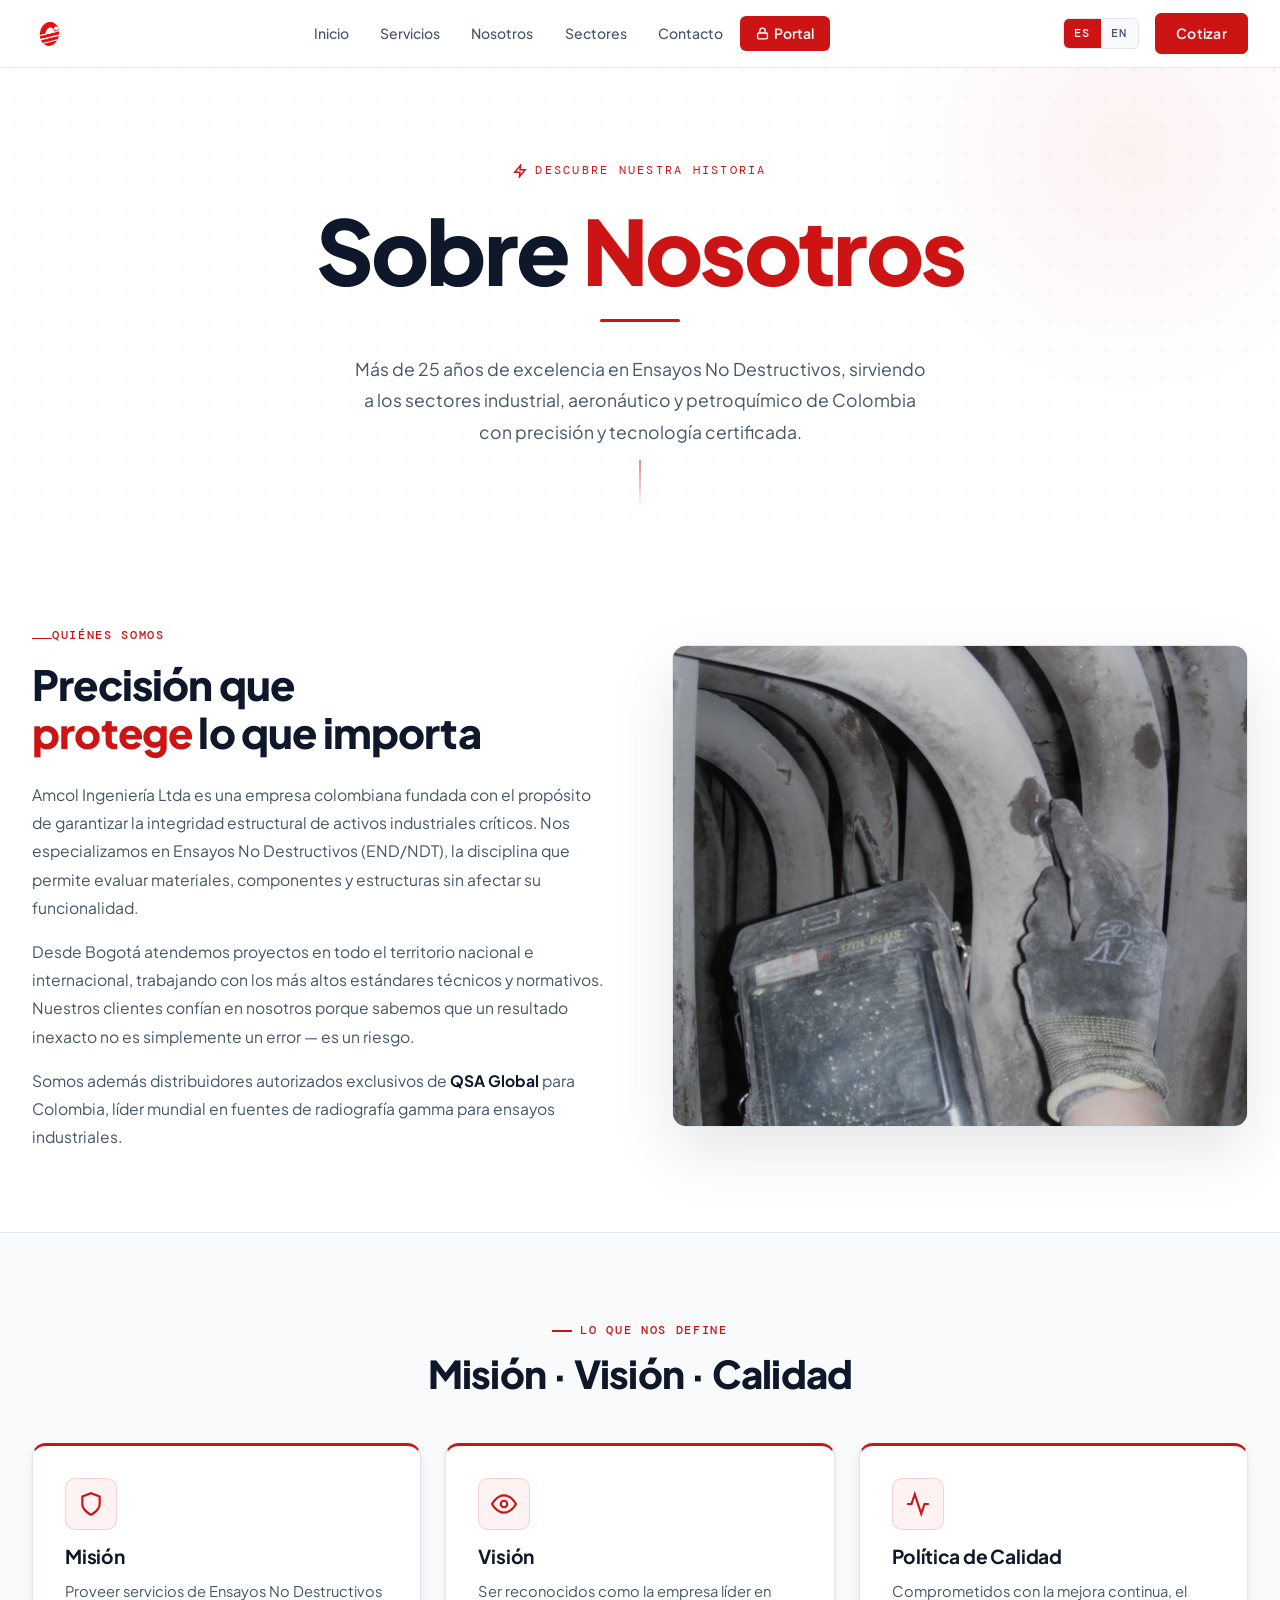
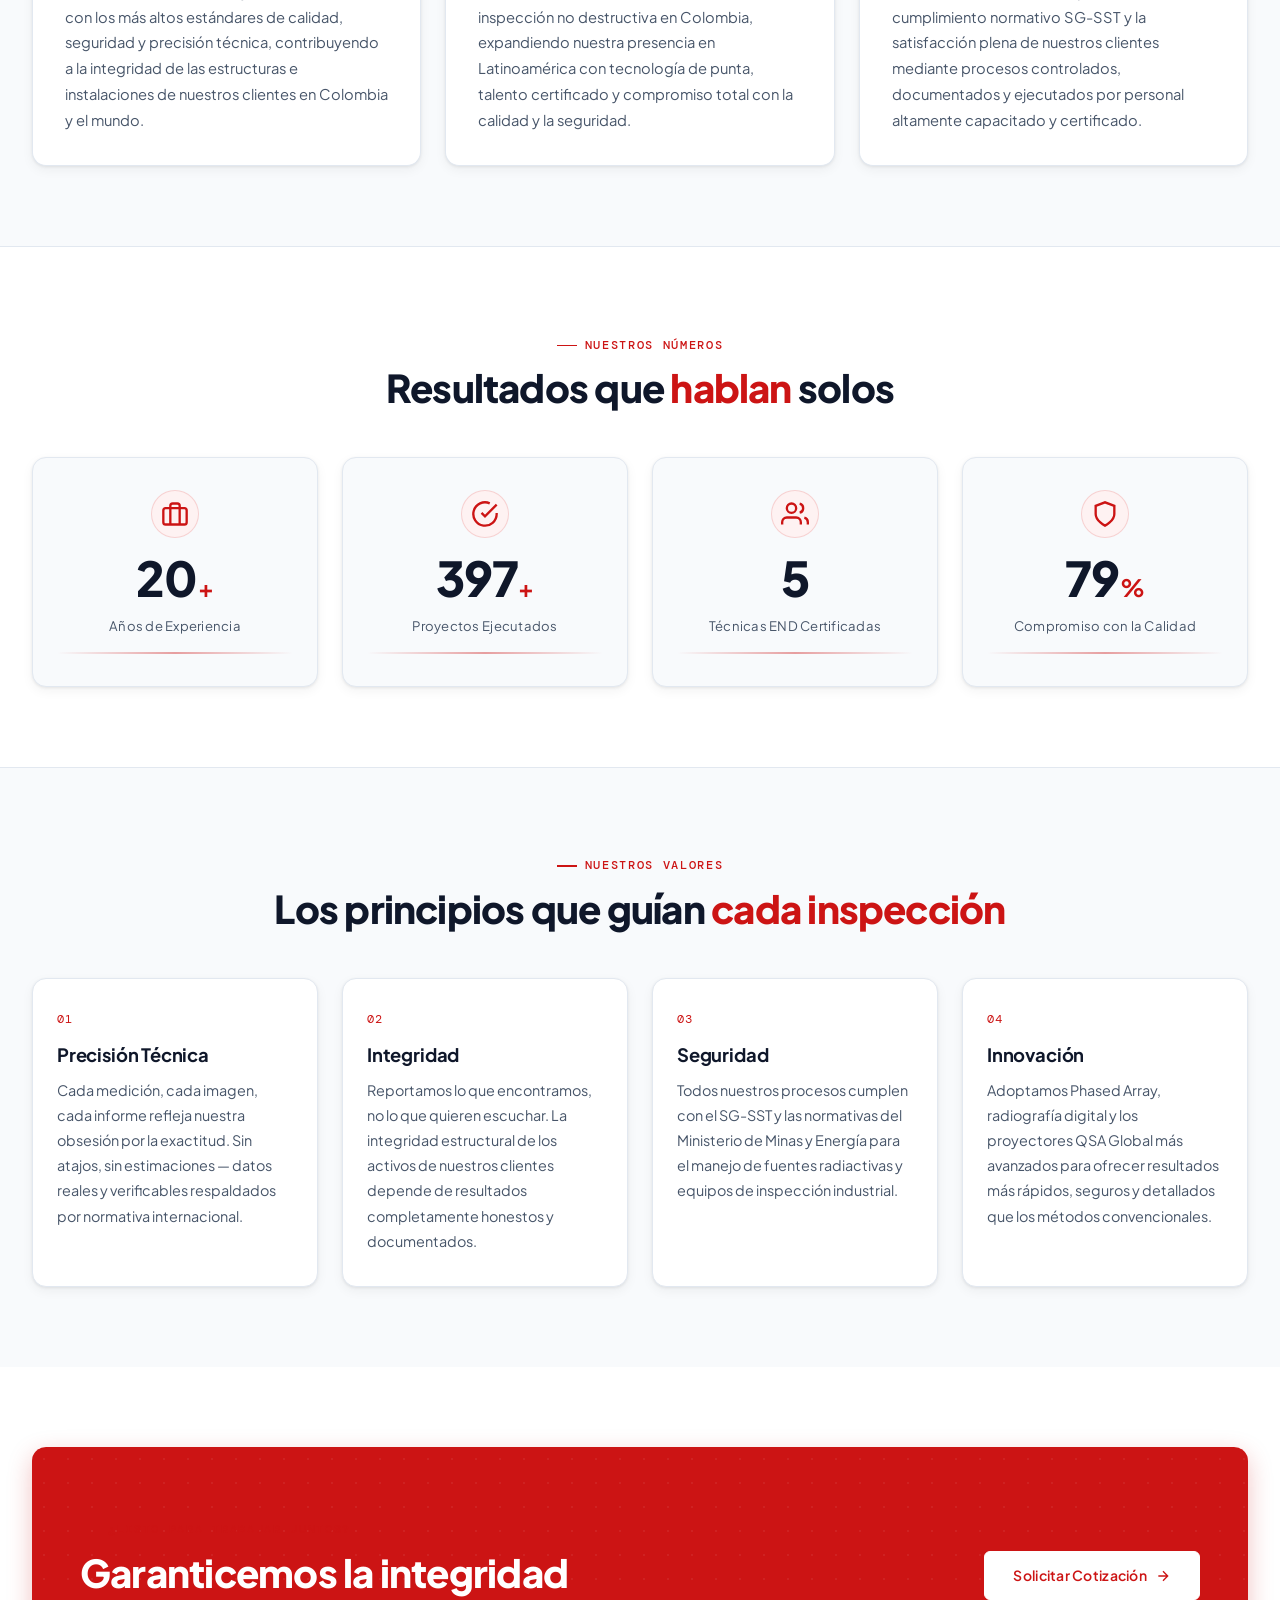
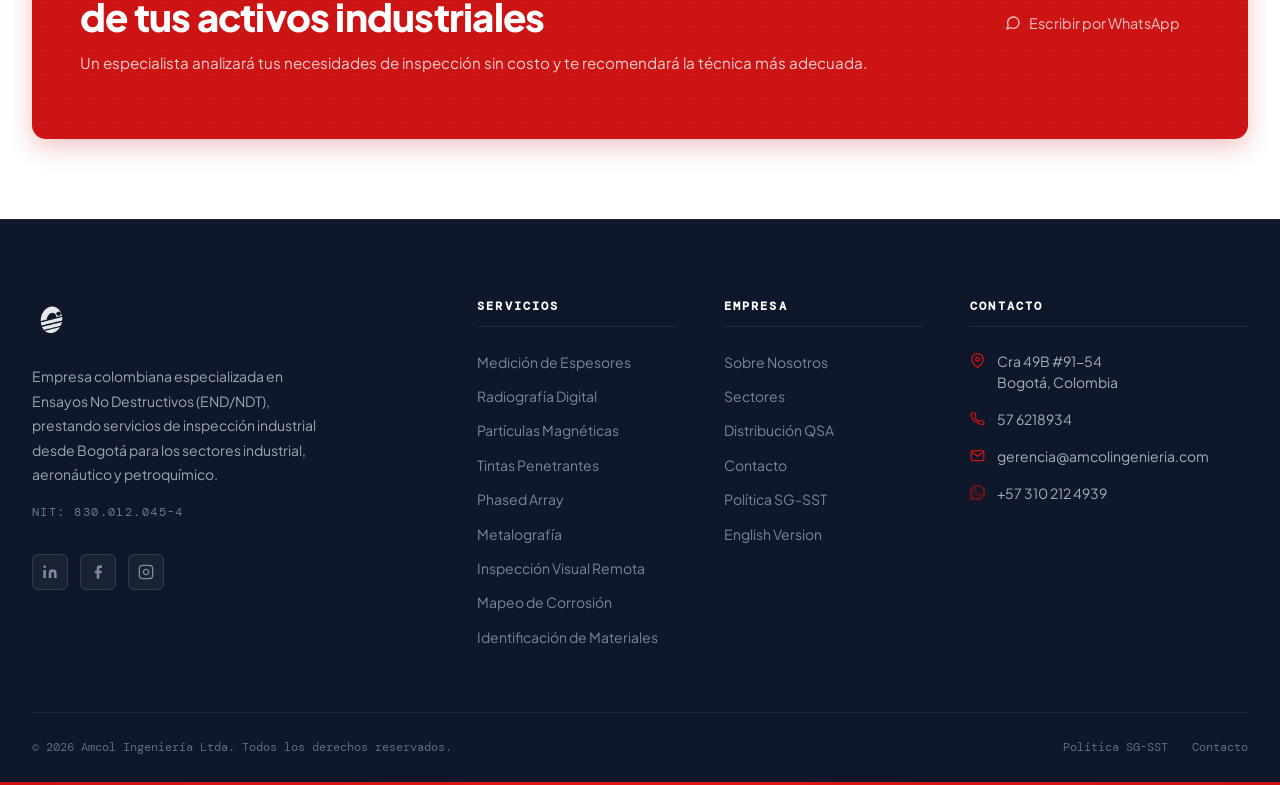
<file: nosotros.html>
<!DOCTYPE html>
<html lang="es">
<head>
  <meta charset="UTF-8" />
  <meta name="viewport" content="width=device-width, initial-scale=1.0" />
  <title>Sobre Nosotros | Amcol Ingeniería Ltda</title>
  <meta name="description" content="Conoce a Amcol Ingeniería Ltda — más de 25 años en Ensayos No Destructivos para los sectores industrial, aeronáutico y petroquímico de Colombia." />
  <meta name="robots" content="index, follow" />
  <link rel="canonical" href="https://www.amcolingenieria.com/nosotros.html" />
  <link rel="icon" type="image/png" href="img/logo/amcol-logo-transparent.png" />
  <link rel="preconnect" href="https://fonts.googleapis.com" />
  <link rel="preconnect" href="https://fonts.gstatic.com" crossorigin />
  <link rel="stylesheet" href="css/main.css" />
  <link rel="stylesheet" href="css/components.css" />
  <link rel="stylesheet" href="css/responsive.css" />
  <link rel="stylesheet" href="css/about-page.css" />
</head>
<body>

<!-- NAVBAR -->
<header>
  <nav class="navbar" id="navbar" role="navigation" aria-label="Navegación principal">
    <div class="container navbar__inner">
      <a href="/" class="navbar__logo" aria-label="Amcol Ingeniería – Inicio">
        <img src="img/logo/amcol-logo-no-background.png" alt="Amcol Ingeniería Ltda" width="110" height="38" />
      </a>
      <ul class="navbar__nav" role="list">
        <li><a href="/"              class="navbar__link">Inicio</a></li>
        <li><a href="/#servicios"    class="navbar__link">Servicios</a></li>
        <li><a href="/nosotros.html" class="navbar__link active">Nosotros</a></li>
        <li><a href="/#sectores"     class="navbar__link">Sectores</a></li>
        <li><a href="/#contacto"     class="navbar__link">Contacto</a></li>
        <li><a href="/portal.html" class="navbar__link navbar__link--portal">
          <svg width="13" height="13" viewBox="0 0 24 24" fill="none" stroke="currentColor" stroke-width="2.5" aria-hidden="true"><rect x="3" y="11" width="18" height="11" rx="2"/><path d="M7 11V7a5 5 0 0 1 10 0v4"/></svg>
          Portal
        </a></li>
      </ul>
      <div class="navbar__right">
        <div class="lang-switch">
          <a href="/nosotros.html" class="active">ES</a>
          <a href="/en/">EN</a>
        </div>
        <a href="/#contacto" class="btn btn-primary navbar__cta">Cotizar</a>
        <button class="hamburger" id="hamburger" aria-label="Abrir menú" aria-expanded="false">
          <span></span><span></span><span></span>
        </button>
      </div>
    </div>
    <div class="mobile-menu" id="mobile-drawer" aria-hidden="true">
      <a href="/"              class="navbar__link">Inicio</a>
      <a href="/#servicios"    class="navbar__link">Servicios</a>
      <a href="/nosotros.html" class="navbar__link">Nosotros</a>
      <a href="/#sectores"     class="navbar__link">Sectores</a>
      <a href="/#contacto"     class="navbar__link">Contacto</a>
      <a href="/portal.html" class="navbar__link navbar__link--portal" style="margin-top:0.5rem;">Portal Cliente</a>
      <div class="mobile-menu__footer">
        <div class="lang-switch"><a href="/nosotros.html" class="active">ES</a><a href="/en/">EN</a></div>
        <a href="/#contacto" class="btn btn-primary">Cotizar</a>
      </div>
    </div>
  </nav>
</header>

<main>

<!-- ══ HERO ══════════════════════════════════════════════════ -->
<section class="about-hero">
  <div class="about-hero__bg">
    <img src="img/hero/hero-bg.jpg" alt="" aria-hidden="true" />
    <div class="about-hero__overlay"></div>
  </div>
  <div class="container about-hero__content">
    <div class="about-hero__eyebrow">
      <svg width="14" height="14" viewBox="0 0 24 24" fill="none" stroke="var(--red)" stroke-width="2.5"><polygon points="13 2 3 14 12 14 11 22 21 10 12 10 13 2"/></svg>
      Descubre nuestra historia
    </div>
    <h1 class="about-hero__title">Sobre <span class="text-red">Nosotros</span></h1>
    <div class="about-hero__underline" id="heroUnderline"></div>
    <p class="about-hero__lead">Más de 25 años de excelencia en Ensayos No Destructivos, sirviendo a los sectores industrial, aeronáutico y petroquímico de Colombia con precisión y tecnología certificada.</p>
  </div>
  <div class="about-hero__scroll" aria-hidden="true"><span></span></div>
</section>

<!-- ══ INTRO: texto + foto ═══════════════════════════════════ -->
<section class="about-intro">
  <div class="container">
    <div class="about-intro__grid reveal">

      <div>
        <span class="label about-intro__tag">Quiénes Somos</span>
        <h2 class="about-intro__title">Precisión que<br><span class="text-red">protege</span> lo que importa</h2>
        <div class="about-intro__body">
          <p>Amcol Ingeniería Ltda es una empresa colombiana fundada con el propósito de garantizar la integridad estructural de activos industriales críticos. Nos especializamos en Ensayos No Destructivos (END/NDT), la disciplina que permite evaluar materiales, componentes y estructuras sin afectar su funcionalidad.</p>
          <p>Desde Bogotá atendemos proyectos en todo el territorio nacional e internacional, trabajando con los más altos estándares técnicos y normativos. Nuestros clientes confían en nosotros porque sabemos que un resultado inexacto no es simplemente un error — es un riesgo.</p>
          <p>Somos además distribuidores autorizados exclusivos de <strong style="color:var(--chalk)">QSA Global</strong> para Colombia, líder mundial en fuentes de radiografía gamma para ensayos industriales.</p>
        </div>
      </div>

      <div class="about-intro__img-wrap">
        <img src="img/about-center.jpg" alt="Técnico de Amcol Ingeniería realizando inspección por ultrasonido" />
        <a href="/#servicios" class="about-intro__overlay-btn">
          Ver Servicios
          <svg width="14" height="14" viewBox="0 0 24 24" fill="none" stroke="currentColor" stroke-width="2"><path d="M5 12h14M12 5l7 7-7 7"/></svg>
        </a>
      </div>

    </div>
  </div>
</section>

<!-- ══ PILARES: misión / visión / calidad ════════════════════ -->
<section class="about-pillars">
  <div class="container">
    <div class="about-pillars__header reveal">
      <span class="label">Lo que nos define</span>
      <h2 class="about-section-title">Misión · Visión · Calidad</h2>
    </div>
    <div class="about-pillars__grid">

      <div class="pillar-card reveal">
        <div class="pillar-card__icon">
          <svg width="26" height="26" viewBox="0 0 24 24" fill="none" stroke="var(--red)" stroke-width="2"><path d="M12 22s8-4 8-10V5l-8-3-8 3v7c0 6 8 10 8 10z"/></svg>
        </div>
        <h3 class="pillar-card__title">Misión</h3>
        <p class="pillar-card__desc">Proveer servicios de Ensayos No Destructivos con los más altos estándares de calidad, seguridad y precisión técnica, contribuyendo a la integridad de las estructuras e instalaciones de nuestros clientes en Colombia y el mundo.</p>
      </div>

      <div class="pillar-card reveal reveal-delay-2">
        <div class="pillar-card__icon">
          <svg width="26" height="26" viewBox="0 0 24 24" fill="none" stroke="var(--red)" stroke-width="2"><path d="M1 12s4-8 11-8 11 8 11 8-4 8-11 8-11-8-11-8z"/><circle cx="12" cy="12" r="3"/></svg>
        </div>
        <h3 class="pillar-card__title">Visión</h3>
        <p class="pillar-card__desc">Ser reconocidos como la empresa líder en inspección no destructiva en Colombia, expandiendo nuestra presencia en Latinoamérica con tecnología de punta, talento certificado y compromiso total con la calidad y la seguridad.</p>
      </div>

      <div class="pillar-card reveal reveal-delay-3">
        <div class="pillar-card__icon">
          <svg width="26" height="26" viewBox="0 0 24 24" fill="none" stroke="var(--red)" stroke-width="2"><polyline points="22 12 18 12 15 21 9 3 6 12 2 12"/></svg>
        </div>
        <h3 class="pillar-card__title">Política de Calidad</h3>
        <p class="pillar-card__desc">Comprometidos con la mejora continua, el cumplimiento normativo SG-SST y la satisfacción plena de nuestros clientes mediante procesos controlados, documentados y ejecutados por personal altamente capacitado y certificado.</p>
      </div>

    </div>
  </div>
</section>

<!-- ══ STATS ══════════════════════════════════════════════════ -->
<section class="about-stats">
  <div class="container">
    <div class="about-stats__header reveal">
      <span class="label">Nuestros Números</span>
      <h2 class="about-section-title">Resultados que <span class="text-red">hablan</span> solos</h2>
    </div>
    <div class="about-stats__grid">

      <div class="stat-card reveal">
        <div class="stat-card__icon">
          <svg width="28" height="28" viewBox="0 0 24 24" fill="none" stroke="var(--red)" stroke-width="2"><rect x="2" y="7" width="20" height="14" rx="2"/><path d="M16 21V5a2 2 0 00-2-2h-4a2 2 0 00-2 2v16"/></svg>
        </div>
        <div class="stat-card__number" data-target="25">0</div><span class="stat-card__suffix">+</span>
        <div class="stat-card__label">Años de Experiencia</div>
        <div class="stat-card__line"></div>
      </div>

      <div class="stat-card reveal reveal-delay-1">
        <div class="stat-card__icon">
          <svg width="28" height="28" viewBox="0 0 24 24" fill="none" stroke="var(--red)" stroke-width="2"><path d="M22 11.08V12a10 10 0 11-5.93-9.14"/><polyline points="22 4 12 14.01 9 11.01"/></svg>
        </div>
        <div class="stat-card__number" data-target="500">0</div><span class="stat-card__suffix">+</span>
        <div class="stat-card__label">Proyectos Ejecutados</div>
        <div class="stat-card__line"></div>
      </div>

      <div class="stat-card reveal reveal-delay-2">
        <div class="stat-card__icon">
          <svg width="28" height="28" viewBox="0 0 24 24" fill="none" stroke="var(--red)" stroke-width="2"><path d="M17 21v-2a4 4 0 00-4-4H5a4 4 0 00-4 4v2"/><circle cx="9" cy="7" r="4"/><path d="M23 21v-2a4 4 0 00-3-3.87M16 3.13a4 4 0 010 7.75"/></svg>
        </div>
        <div class="stat-card__number" data-target="6">0</div><span class="stat-card__suffix"></span>
        <div class="stat-card__label">Técnicas END Certificadas</div>
        <div class="stat-card__line"></div>
      </div>

      <div class="stat-card reveal reveal-delay-3">
        <div class="stat-card__icon">
          <svg width="28" height="28" viewBox="0 0 24 24" fill="none" stroke="var(--red)" stroke-width="2"><path d="M12 22s8-4 8-10V5l-8-3-8 3v7c0 6 8 10 8 10z"/></svg>
        </div>
        <div class="stat-card__number" data-target="100">0</div><span class="stat-card__suffix">%</span>
        <div class="stat-card__label">Compromiso con la Calidad</div>
        <div class="stat-card__line"></div>
      </div>

    </div>
  </div>
</section>

<!-- ══ VALORES ════════════════════════════════════════════════ -->
<section class="about-values">
  <div class="container">
    <div class="about-values__header reveal">
      <span class="label">Nuestros Valores</span>
      <h2 class="about-section-title">Los principios que guían <span class="text-red">cada inspección</span></h2>
    </div>
    <div class="about-values__grid">

      <div class="value-card reveal">
        <div class="value-card__num">01</div>
        <h3 class="value-card__title">Precisión Técnica</h3>
        <p class="value-card__desc">Cada medición, cada imagen, cada informe refleja nuestra obsesión por la exactitud. Sin atajos, sin estimaciones — datos reales y verificables respaldados por normativa internacional.</p>
      </div>

      <div class="value-card reveal reveal-delay-1">
        <div class="value-card__num">02</div>
        <h3 class="value-card__title">Integridad</h3>
        <p class="value-card__desc">Reportamos lo que encontramos, no lo que quieren escuchar. La integridad estructural de los activos de nuestros clientes depende de resultados completamente honestos y documentados.</p>
      </div>

      <div class="value-card reveal reveal-delay-2">
        <div class="value-card__num">03</div>
        <h3 class="value-card__title">Seguridad</h3>
        <p class="value-card__desc">Todos nuestros procesos cumplen con el SG-SST y las normativas del Ministerio de Minas y Energía para el manejo de fuentes radiactivas y equipos de inspección industrial.</p>
      </div>

      <div class="value-card reveal reveal-delay-3">
        <div class="value-card__num">04</div>
        <h3 class="value-card__title">Innovación</h3>
        <p class="value-card__desc">Adoptamos Phased Array, radiografía digital y los proyectores QSA Global más avanzados para ofrecer resultados más rápidos, seguros y detallados que los métodos convencionales.</p>
      </div>

    </div>
  </div>
</section>

<!-- ══ CTA ════════════════════════════════════════════════════ -->
<section class="about-cta reveal">
  <div class="container">
    <div class="about-cta__card">
      <div class="about-cta__glow" aria-hidden="true"></div>
      <div class="about-cta__text">
        <span class="label">¿Listo para trabajar juntos?</span>
        <h2 class="about-cta__title">Garanticemos la integridad<br>de tus activos industriales</h2>
        <p class="about-cta__desc">Un especialista analizará tus necesidades de inspección sin costo y te recomendará la técnica más adecuada.</p>
      </div>
      <div class="about-cta__actions">
        <a href="/#contacto" class="btn btn-primary about-cta__btn">
          Solicitar Cotización
          <svg width="16" height="16" viewBox="0 0 24 24" fill="none" stroke="currentColor" stroke-width="2"><path d="M5 12h14M12 5l7 7-7 7"/></svg>
        </a>
        <a href="https://wa.me/573102124939" target="_blank" rel="noopener" class="about-cta__wa">
          <svg width="16" height="16" viewBox="0 0 24 24" fill="none" stroke="currentColor" stroke-width="2"><path d="M21 11.5a8.38 8.38 0 01-.9 3.8 8.5 8.5 0 01-7.6 4.7 8.38 8.38 0 01-3.8-.9L3 21l1.9-5.7a8.38 8.38 0 01-.9-3.8 8.5 8.5 0 014.7-7.6 8.38 8.38 0 013.8-.9h.5a8.48 8.48 0 018 8v.5z"/></svg>
          Escribir por WhatsApp
        </a>
      </div>
    </div>
  </div>
</section>

</main>

<!-- FOOTER -->
<footer class="footer" role="contentinfo">
  <div class="container">

    <div class="footer__main">

      <!-- Brand -->
      <div class="footer-brand">
        <img src="img/logo/amcol-logo-no-background.png" alt="Amcol Ingeniería Ltda"
             class="footer-brand__logo" width="140" height="48" loading="lazy" />
        <p>Empresa colombiana especializada en Ensayos No Destructivos (END/NDT),
           prestando servicios de inspección industrial desde Bogotá para los
           sectores industrial, aeronáutico y petroquímico.</p>
        <div class="footer-brand__nit">NIT: 830.012.045-4</div>
        <div class="footer-socials">
          <a href="#" class="footer-social" aria-label="LinkedIn" target="_blank" rel="noopener noreferrer">
            <svg viewBox="0 0 24 24" fill="currentColor" aria-hidden="true"><path d="M16 8a6 6 0 0 1 6 6v7h-4v-7a2 2 0 0 0-2-2 2 2 0 0 0-2 2v7h-4v-7a6 6 0 0 1 6-6zM2 9h4v12H2z"/><circle cx="4" cy="4" r="2"/></svg>
          </a>
          <a href="#" class="footer-social" aria-label="Facebook" target="_blank" rel="noopener noreferrer">
            <svg viewBox="0 0 24 24" fill="currentColor" aria-hidden="true"><path d="M18 2h-3a5 5 0 0 0-5 5v3H7v4h3v8h4v-8h3l1-4h-4V7a1 1 0 0 1 1-1h3z"/></svg>
          </a>
          <a href="#" class="footer-social" aria-label="Instagram" target="_blank" rel="noopener noreferrer">
            <svg viewBox="0 0 24 24" fill="none" stroke="currentColor" stroke-width="2" aria-hidden="true"><rect x="2" y="2" width="20" height="20" rx="5" ry="5"/><path d="M16 11.37A4 4 0 1 1 12.63 8 4 4 0 0 1 16 11.37z"/><line x1="17.5" y1="6.5" x2="17.51" y2="6.5"/></svg>
          </a>
        </div>
      </div>

      <!-- Servicios -->
      <div class="footer-col">
        <h5>Servicios</h5>
        <nav class="footer-links" aria-label="Servicios">
          <a href="/#servicios">Medición de Espesores</a>
          <a href="/#servicios">Radiografía Digital</a>
          <a href="/#servicios">Partículas Magnéticas</a>
          <a href="/#servicios">Tintas Penetrantes</a>
          <a href="/#servicios">Phased Array</a>
          <a href="/#servicios">Metalografía</a>
          <a href="/#servicios">Inspección Visual Remota</a>
          <a href="/#servicios">Mapeo de Corrosión</a>
          <a href="/#servicios">Identificación de Materiales</a>
        </nav>
      </div>

      <!-- Empresa -->
      <div class="footer-col">
        <h5>Empresa</h5>
        <nav class="footer-links" aria-label="Empresa">
          <a href="/nosotros.html">Sobre Nosotros</a>
          <a href="/#sectores">Sectores</a>
          <a href="/#qsa">Distribución QSA</a>
          <a href="/#contacto">Contacto</a>
          <a href="politica-sgsst.html">Política SG-SST</a>
          <a href="/en/">English Version</a>
        </nav>
      </div>

      <!-- Contacto -->
      <div class="footer-col">
        <h5>Contacto</h5>
        <address class="footer-contact-list" style="font-style:normal;">
          <div class="footer-contact-item">
            <svg viewBox="0 0 24 24" fill="none" stroke="currentColor" stroke-width="2" aria-hidden="true"><path d="M21 10c0 7-9 13-9 13s-9-6-9-13a9 9 0 0 1 18 0z"/><circle cx="12" cy="10" r="3"/></svg>
            <span>Cra 49B #91-54<br />Bogotá, Colombia</span>
          </div>
          <div class="footer-contact-item">
            <svg viewBox="0 0 24 24" fill="none" stroke="currentColor" stroke-width="2" aria-hidden="true"><path d="M22 16.92v3a2 2 0 0 1-2.18 2 19.79 19.79 0 0 1-8.63-3.07A19.5 19.5 0 0 1 4.69 13.6a19.79 19.79 0 0 1-3.07-8.67A2 2 0 0 1 3.6 3h3a2 2 0 0 1 2 1.72c.127.96.361 1.903.7 2.81a2 2 0 0 1-.45 2.11L7.91 10.6a16 16 0 0 0 6 6l.95-.95a2 2 0 0 1 2.11-.45c.907.339 1.85.573 2.81.7A2 2 0 0 1 21.73 18z"/></svg>
            <a href="tel:+5716218934">57 6218934</a>
          </div>
          <div class="footer-contact-item">
            <svg viewBox="0 0 24 24" fill="none" stroke="currentColor" stroke-width="2" aria-hidden="true"><path d="M4 4h16c1.1 0 2 .9 2 2v12c0 1.1-.9 2-2 2H4c-1.1 0-2-.9-2-2V6c0-1.1.9-2 2-2z"/><polyline points="22,6 12,13 2,6"/></svg>
            <a href="mailto:gerencia@amcolingenieria.com">gerencia@amcolingenieria.com</a>
          </div>
          <div class="footer-contact-item">
            <svg viewBox="0 0 24 24" fill="currentColor" stroke="none" aria-hidden="true"><path d="M17.472 14.382c-.297-.149-1.758-.867-2.03-.967-.273-.099-.471-.148-.67.15-.197.297-.767.966-.94 1.164-.173.199-.347.223-.644.075-.297-.15-1.255-.463-2.39-1.475-.883-.788-1.48-1.761-1.653-2.059-.173-.297-.018-.458.13-.606.134-.133.298-.347.446-.52.149-.174.198-.298.298-.497.099-.198.05-.371-.025-.52-.075-.149-.669-1.612-.916-2.207-.242-.579-.487-.5-.669-.51-.173-.008-.371-.01-.57-.01-.198 0-.52.074-.792.372-.272.297-1.04 1.016-1.04 2.479 0 1.462 1.065 2.875 1.213 3.074.149.198 2.096 3.2 5.077 4.487.709.306 1.262.489 1.694.625.712.227 1.36.195 1.871.118.571-.085 1.758-.719 2.006-1.413.248-.694.248-1.289.173-1.413-.074-.124-.272-.198-.57-.347m-5.421 7.403h-.004a9.87 9.87 0 0 1-5.031-1.378l-.361-.214-3.741.982.998-3.648-.235-.374a9.86 9.86 0 0 1-1.51-5.26c.001-5.45 4.436-9.884 9.888-9.884 2.64 0 5.122 1.03 6.988 2.898a9.825 9.825 0 0 1 2.893 6.994c-.003 5.45-4.437 9.884-9.885 9.884m8.413-18.297A11.815 11.815 0 0 0 12.05 0C5.495 0 .16 5.335.157 11.892c0 2.096.547 4.142 1.588 5.945L.057 24l6.305-1.654a11.882 11.882 0 0 0 5.683 1.448h.005c6.554 0 11.89-5.335 11.893-11.893a11.821 11.821 0 0 0-3.48-8.413z"/></svg>
            <a href="https://wa.me/573102124939" target="_blank" rel="noopener noreferrer">+57 310 212 4939</a>
          </div>
        </address>
      </div>

    </div><!-- /footer__main -->

    <div class="footer__bottom">
      <p>© <span id="year"></span> Amcol Ingeniería Ltda. Todos los derechos reservados.</p>
      <nav class="footer-legal" aria-label="Legal">
        <a href="politica-sgsst.html">Política SG-SST</a>
        <a href="/#contacto">Contacto</a>
      </nav>
    </div>

  </div>
  <div class="footer__strip" aria-hidden="true"></div>
</footer>

<script src="js/main.js"></script>
<script src="js/about-page.js"></script>
</body>
</html>
</file>
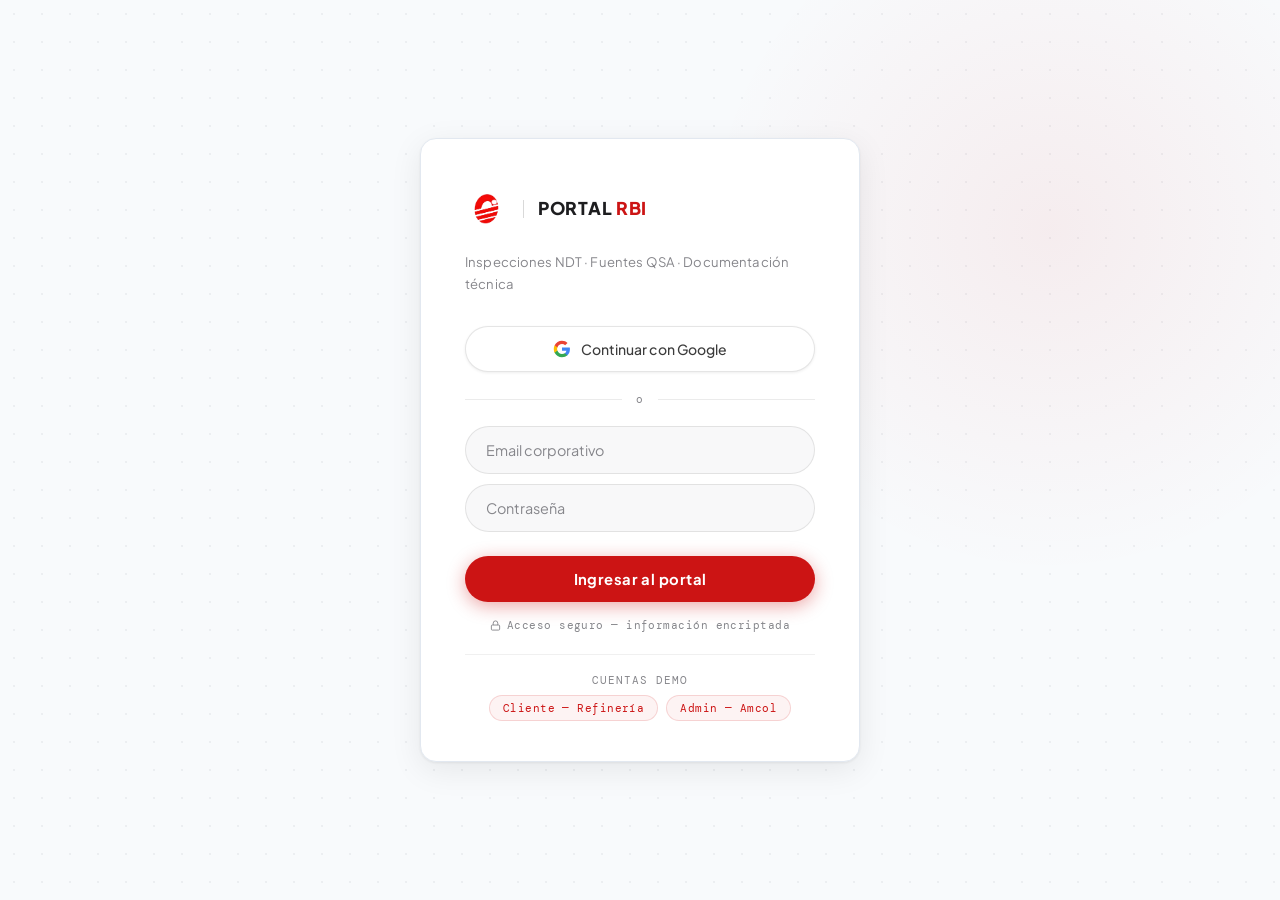
<file: portal.html>
<!DOCTYPE html>
<html lang="es">
<head>
<meta charset="UTF-8">
<meta name="viewport" content="width=device-width, initial-scale=1.0">
<title>Portal RBI — Amcol Ingeniería Ltda</title>
<link rel="preconnect" href="https://fonts.googleapis.com">
<link rel="preconnect" href="https://fonts.gstatic.com" crossorigin>
<link href="https://fonts.googleapis.com/css2?family=Plus+Jakarta+Sans:ital,wght@0,300;0,400;0,500;0,600;0,700;0,800;1,400&family=DM+Mono:wght@400;500&display=swap" rel="stylesheet">
<style>
/* ── Tokens ── */
:root{
  --red:#CC1414;--red-hot:#E01818;--red-dim:rgba(204,20,20,.08);--red-glow:rgba(204,20,20,.2);
  --bg:#F5F5F7;--surface:#FFFFFF;--surface-2:#F0F0F2;
  --text:#1D1D1F;--text-2:#3A3A3C;--muted:#86868B;
  --border:rgba(0,0,0,.08);--border-strong:rgba(0,0,0,.14);
  --shadow-sm:0 1px 3px rgba(0,0,0,.06),0 0 0 0.5px rgba(0,0,0,.06);
  --shadow-md:0 4px 16px rgba(0,0,0,.08),0 0 0 0.5px rgba(0,0,0,.05);
  --shadow-lg:0 12px 40px rgba(0,0,0,.10),0 0 0 0.5px rgba(0,0,0,.04);
  --sidebar-w:256px;
  --font-d:'Plus Jakarta Sans',sans-serif;
  --font-b:'Plus Jakarta Sans',sans-serif;
  --font-m:'DM Mono',monospace;
  --r:12px;--r-sm:8px;--r-xs:6px;
  --t:220ms cubic-bezier(.25,.1,.25,1);
}
*,*::before,*::after{box-sizing:border-box;margin:0;padding:0}
html,body{height:100%;font-family:var(--font-b);font-size:16px;color:var(--text);background:var(--bg);-webkit-font-smoothing:antialiased}
a{color:inherit;text-decoration:none}
ul{list-style:none}
button{cursor:pointer;border:none;background:none;font-family:var(--font-b)}
img{max-width:100%;display:block}
input,select,textarea{font-family:var(--font-b)}

/* ── Login ── */
@keyframes loginFadeIn{
  from{opacity:0;transform:translateY(28px) scale(.96);filter:blur(8px)}
  to{opacity:1;transform:translateY(0) scale(1);filter:blur(0)}
}
#login-screen{
  display:flex;align-items:center;justify-content:center;
  min-height:100vh;position:relative;overflow:hidden;
  background:#F8FAFC;
}
#login-screen::before{
  content:'';position:absolute;inset:0;pointer-events:none;z-index:0;
  background-image:radial-gradient(circle,rgba(15,23,42,0.05) 1px,transparent 1px);
  background-size:28px 28px;
}
#login-screen::after{
  content:'';position:absolute;width:700px;height:700px;border-radius:50%;
  background:radial-gradient(circle,rgba(204,20,20,.06) 0%,transparent 70%);
  top:-120px;right:-120px;pointer-events:none;z-index:0;
}
.login-card{
  background:#FFFFFF;
  border-radius:16px;padding:48px 44px 40px;
  width:100%;max-width:440px;
  box-shadow:0 1px 3px rgba(0,0,0,0.07),0 8px 32px rgba(0,0,0,0.08);
  border:1px solid #E2E8F0;
  animation:loginFadeIn .75s cubic-bezier(.22,1,.36,1) both;
  position:relative;z-index:1;
}
/* Logo + title row */
.login-logo-wrap{
  display:flex;align-items:center;gap:14px;margin-bottom:20px;
}
.login-logo-img{
  height:44px;width:auto;object-fit:contain;flex-shrink:0;
}
.login-title-inline{
  font-family:var(--font-d);font-size:1.1rem;font-weight:800;
  letter-spacing:.04em;text-transform:uppercase;color:var(--text);
  line-height:1;white-space:nowrap;
  border-left:1.5px solid rgba(0,0,0,.15);padding-left:14px;
}
.login-title-inline span{color:var(--red)}
.login-sub{font-size:.82rem;color:var(--muted);margin-bottom:32px;line-height:1.65;font-weight:400;letter-spacing:.01em}
/* Google */
.btn-google{
  width:100%;padding:13px 18px;border-radius:980px;
  background:#fff;border:1.5px solid rgba(0,0,0,.1);
  display:flex;align-items:center;justify-content:center;gap:10px;
  font-size:.875rem;font-weight:500;color:#3C3C3C;
  transition:background .22s,border-color .22s,transform .22s cubic-bezier(.22,1,.36,1),box-shadow .22s;
  cursor:pointer;font-family:var(--font-b);
  box-shadow:0 1px 3px rgba(0,0,0,.07);letter-spacing:.005em;
}
.btn-google:hover{background:#fafafa;border-color:rgba(0,0,0,.18);transform:translateY(-1px);box-shadow:0 6px 20px rgba(0,0,0,.1)}
.btn-google:active{transform:translateY(0)}
/* Divider */
.login-divider{
  display:flex;align-items:center;gap:14px;
  margin:20px 0;font-size:.7rem;color:var(--muted);font-family:var(--font-m);letter-spacing:.12em;
}
.login-divider::before,.login-divider::after{content:'';flex:1;height:1px;background:rgba(0,0,0,.08)}
/* Pill inputs */
.input-row{margin-bottom:10px}
.input-pill{
  width:100%;padding:14px 20px;border-radius:980px;
  border:1.5px solid rgba(0,0,0,.09);background:rgba(245,245,247,.7);
  font-size:.9rem;color:var(--text);outline:none;font-family:var(--font-b);
  transition:border-color .22s,box-shadow .22s,background .22s;
}
.input-pill::placeholder{color:var(--muted)}
.input-pill:focus{border-color:var(--red);box-shadow:0 0 0 4px rgba(204,20,20,.08);background:#fff}
/* Login btn */
.btn-login{
  width:100%;padding:14px;border-radius:980px;
  background:var(--red);color:#fff;
  font-family:var(--font-b);font-size:.925rem;font-weight:700;letter-spacing:.03em;
  margin-top:14px;
  transition:background .22s cubic-bezier(.22,1,.36,1),transform .22s cubic-bezier(.22,1,.36,1),box-shadow .22s;
  box-shadow:0 4px 18px rgba(204,20,20,.38);
}
.btn-login:hover{background:var(--red-hot);transform:translateY(-2px);box-shadow:0 10px 32px rgba(204,20,20,.48)}
.btn-login:active{transform:translateY(0);box-shadow:none}
/* Error */
.login-error{
  background:#FFF0F0;border:1px solid rgba(204,20,20,.2);border-radius:980px;
  padding:9px 18px;font-size:.8rem;color:var(--red);margin-bottom:12px;display:none;text-align:center;
}
/* Secure note */
.login-secure{
  display:flex;align-items:center;justify-content:center;gap:6px;
  font-size:.7rem;color:var(--muted);margin-top:16px;font-family:var(--font-m);letter-spacing:.04em;
}
/* Demo */
.login-demo{margin-top:22px;padding-top:18px;border-top:1px solid rgba(0,0,0,.06);text-align:center}
.login-demo p{font-size:.67rem;color:var(--muted);margin-bottom:8px;font-family:var(--font-m);letter-spacing:.1em;text-transform:uppercase}
.demo-chips{display:flex;gap:8px;flex-wrap:wrap;justify-content:center}
.demo-chip{
  font-size:.7rem;padding:5px 13px;border-radius:980px;
  background:rgba(204,20,20,.05);color:var(--red);border:1px solid rgba(204,20,20,.15);
  font-family:var(--font-m);cursor:pointer;letter-spacing:.04em;
  transition:background .2s,transform .15s cubic-bezier(.22,1,.36,1);
}
.demo-chip:hover{background:rgba(204,20,20,.12);transform:translateY(-1px)}

/* ── App Shell ── */
#app{display:none;height:100vh;overflow:hidden;flex-direction:row}
#app.visible{display:flex}

/* ── Sidebar ── */
.sidebar{
  width:var(--sidebar-w);flex-shrink:0;height:100vh;overflow-y:auto;
  background:rgba(252,252,254,.92);
  backdrop-filter:blur(32px) saturate(180%);
  -webkit-backdrop-filter:blur(32px) saturate(180%);
  border-right:1px solid rgba(0,0,0,.07);
  display:flex;flex-direction:column;padding:0;
  position:relative;z-index:10;
}
.sidebar-top{padding:20px 20px 16px}
.sidebar-brand{display:flex;align-items:center;gap:9px;margin-bottom:6px}
.sidebar-brand-text{font-family:var(--font-d);font-size:1rem;font-weight:800;letter-spacing:.03em;text-transform:uppercase;line-height:1;color:var(--text)}
.sidebar-brand-text span{color:var(--red)}
.sidebar-client{
  font-size:.75rem;color:var(--muted);font-family:var(--font-m);
  letter-spacing:.04em;white-space:nowrap;overflow:hidden;text-overflow:ellipsis;
}
.sidebar-nav{flex:1;padding:8px 12px}
.nav-section{margin-bottom:20px}
.nav-section-label{
  font-size:.65rem;font-weight:600;letter-spacing:.14em;text-transform:uppercase;
  color:var(--muted);padding:0 8px;margin-bottom:6px;font-family:var(--font-m);
}
.nav-item{
  display:flex;align-items:center;gap:10px;
  padding:9px 10px;border-radius:var(--r-sm);
  font-size:.875rem;font-weight:500;color:var(--text-2);
  cursor:pointer;
  transition:background .2s cubic-bezier(.22,1,.36,1),color .2s,transform .15s cubic-bezier(.22,1,.36,1);
  margin-bottom:2px;
}
.nav-item svg{flex-shrink:0;opacity:.45;transition:opacity .2s}
.nav-item:hover{background:rgba(0,0,0,.05);color:var(--text);transform:translateX(2px)}
.nav-item:hover svg{opacity:.75}
.nav-item.active{background:var(--red-dim);color:var(--red);font-weight:600}
.nav-item.active svg{opacity:1}
.nav-item.admin-only{display:none}
.nav-item.admin-only.show{display:flex}
.sidebar-footer{padding:16px 20px;border-top:1px solid var(--border)}
.sidebar-user{display:flex;align-items:center;gap:10px;margin-bottom:12px}
.avatar{
  width:34px;height:34px;border-radius:50%;background:var(--red-dim);
  display:flex;align-items:center;justify-content:center;
  font-family:var(--font-d);font-weight:800;font-size:.9rem;color:var(--red);flex-shrink:0;
}
.user-info{min-width:0}
.user-name{font-size:.82rem;font-weight:600;white-space:nowrap;overflow:hidden;text-overflow:ellipsis}
.user-role{font-size:.7rem;color:var(--muted);font-family:var(--font-m);letter-spacing:.04em}
.btn-logout{
  width:100%;padding:8px;border-radius:var(--r-sm);
  border:1px solid var(--border-strong);font-size:.78rem;font-weight:500;color:var(--muted);
  transition:background var(--t),color var(--t),border-color var(--t);
}
.btn-logout:hover{background:#FFF0F0;color:var(--red);border-color:rgba(204,20,20,.3)}

/* ── Main content ── */
.main{
  flex:1;overflow-y:auto;height:100vh;
  background:var(--bg);
  background-image:radial-gradient(ellipse 60% 40% at 70% 0%,rgba(204,20,20,.025),transparent);
}
.page{display:none;padding:36px 40px;min-height:100%;animation:pageIn .4s cubic-bezier(.22,1,.36,1) both}
.page.active{display:block}
@keyframes pageIn{
  from{opacity:0;transform:translateY(14px)}
  to{opacity:1;transform:translateY(0)}
}

/* ── Page header ── */
.page-header{display:flex;align-items:flex-start;justify-content:space-between;gap:16px;margin-bottom:32px;flex-wrap:wrap}
.page-title{font-family:var(--font-d);font-size:1.75rem;font-weight:800;letter-spacing:-.01em;color:var(--text);line-height:1}
.page-sub{font-size:.8rem;color:var(--muted);margin-top:5px;font-family:var(--font-m);letter-spacing:.03em}
.page-actions{display:flex;gap:8px;align-items:center;flex-shrink:0}

/* ── Buttons ── */
.btn-primary{
  padding:9px 18px;border-radius:var(--r-sm);
  background:var(--red);color:#fff;
  font-family:var(--font-b);font-size:.85rem;font-weight:600;letter-spacing:.02em;
  transition:background var(--t),transform var(--t),box-shadow var(--t);
  display:inline-flex;align-items:center;gap:6px;
}
.btn-primary:hover{background:var(--red-hot);transform:translateY(-1px);box-shadow:0 4px 16px rgba(204,20,20,.3)}
.btn-secondary{
  padding:9px 16px;border-radius:var(--r-sm);
  background:var(--surface);color:var(--text);
  font-family:var(--font-b);font-size:.85rem;font-weight:600;letter-spacing:.01em;
  border:1px solid var(--border-strong);
  transition:background var(--t),transform var(--t);
  display:inline-flex;align-items:center;gap:6px;
}
.btn-secondary:hover{background:var(--surface-2);transform:translateY(-1px)}

/* ── Cards ── */
.card{
  background:var(--surface);border-radius:var(--r);padding:22px;
  box-shadow:var(--shadow-sm);border:1px solid var(--border);
  transition:box-shadow .3s cubic-bezier(.22,1,.36,1),transform .3s cubic-bezier(.22,1,.36,1);
}
.card:hover{box-shadow:var(--shadow-md);transform:translateY(-1px)}
.card-sm{padding:16px}

/* ── KPI Grid ── */
@keyframes kpiIn{from{opacity:0;transform:translateY(16px)}to{opacity:1;transform:translateY(0)}}
.kpi-grid{display:grid;grid-template-columns:repeat(auto-fill,minmax(196px,1fr));gap:16px;margin-bottom:24px}
.kpi{
  background:var(--surface);border-radius:var(--r);padding:20px 22px;
  box-shadow:var(--shadow-sm);border:1px solid var(--border);
  transition:box-shadow .3s cubic-bezier(.22,1,.36,1),transform .3s cubic-bezier(.22,1,.36,1);
  animation:kpiIn .5s cubic-bezier(.22,1,.36,1) both;
}
.kpi:hover{box-shadow:var(--shadow-md);transform:translateY(-3px)}
.kpi-label{font-size:.7rem;font-weight:600;letter-spacing:.12em;text-transform:uppercase;color:var(--muted);font-family:var(--font-m);margin-bottom:10px}
.kpi-value{font-family:var(--font-d);font-size:2rem;font-weight:800;line-height:1;color:var(--text);letter-spacing:-.02em}
.kpi-value.red{color:var(--red)}
.kpi-value.green{color:#1A8A1A}
.kpi-value.orange{color:#C06010}
.kpi-meta{font-size:.72rem;color:var(--muted);margin-top:6px;font-family:var(--font-m)}

/* ── Dashboard grid ── */
.dash-grid{display:grid;grid-template-columns:1fr 380px;gap:20px;margin-bottom:24px}
.dash-grid-3{display:grid;grid-template-columns:1fr 1fr;gap:20px}
@media(max-width:1100px){.dash-grid{grid-template-columns:1fr}}

/* ── Risk Matrix ── */
.risk-matrix{display:grid;grid-template-columns:repeat(5,1fr);gap:4px;margin-top:12px}
.risk-cell{
  aspect-ratio:1;border-radius:6px;display:flex;align-items:center;justify-content:center;
  font-family:var(--font-m);font-size:.62rem;font-weight:500;color:rgba(0,0,0,.55);
  cursor:default;transition:transform .15s;font-size:.6rem;
}
.risk-cell:hover{transform:scale(1.07)}
.risk-cell.risk-low{background:#D1FAD1}
.risk-cell.risk-med{background:#FEF3C0}
.risk-cell.risk-high{background:#FEE0C0}
.risk-cell.risk-crit{background:#FECACA}
.risk-cell.has-asset{position:relative}
.risk-cell.has-asset::after{
  content:attr(data-n);position:absolute;bottom:3px;right:4px;
  font-family:var(--font-d);font-size:.75rem;font-weight:800;color:inherit;line-height:1;
}
.risk-axis{font-size:.65rem;color:var(--muted);font-family:var(--font-m);text-align:center;padding:4px 0;letter-spacing:.06em}

/* ── Tables ── */
.table-wrap{overflow-x:auto;border-radius:var(--r);border:1px solid var(--border);background:var(--surface);box-shadow:var(--shadow-sm)}
table{width:100%;border-collapse:collapse;font-size:.845rem}
thead th{
  padding:11px 16px;text-align:left;font-size:.68rem;font-weight:600;letter-spacing:.1em;
  text-transform:uppercase;color:var(--muted);font-family:var(--font-m);
  border-bottom:1px solid var(--border);background:var(--bg);
  white-space:nowrap;
}
tbody td{padding:11px 16px;border-bottom:1px solid var(--border);color:var(--text-2);vertical-align:middle}
tbody tr:last-child td{border-bottom:none}
tbody tr{transition:background var(--t)}
tbody tr:hover{background:rgba(0,0,0,.02)}
.mono-cell{font-family:var(--font-m);font-size:.78rem}

/* ── Status badges ── */
.badge{
  display:inline-flex;align-items:center;gap:4px;
  padding:3px 9px;border-radius:980px;
  font-size:.7rem;font-weight:600;letter-spacing:.05em;font-family:var(--font-m);
  white-space:nowrap;
}
.badge::before{content:'';width:5px;height:5px;border-radius:50%;flex-shrink:0}
.badge-ok{background:#D1FAD1;color:#1A5C1A}.badge-ok::before{background:#1A8A1A}
.badge-warn{background:#FEF3C0;color:#7A5010}.badge-warn::before{background:#C06010}
.badge-crit{background:#FECACA;color:#8A1010}.badge-crit::before{background:var(--red)}
.badge-info{background:rgba(0,100,200,.08);color:#004A9A}.badge-info::before{background:#0060CC}
.badge-gray{background:var(--surface-2);color:var(--muted)}.badge-gray::before{background:var(--muted)}

/* ── Filter bar ── */
.filter-bar{display:flex;gap:10px;flex-wrap:wrap;margin-bottom:18px;align-items:center}
.filter-bar input,.filter-bar select{
  padding:8px 12px;border-radius:var(--r-sm);border:1.5px solid var(--border-strong);
  background:var(--surface);font-size:.82rem;color:var(--text);outline:none;
  transition:border-color var(--t),box-shadow var(--t);
}
.filter-bar input:focus,.filter-bar select:focus{border-color:var(--red);box-shadow:0 0 0 3px var(--red-dim)}
.filter-bar input{min-width:220px}

/* ── Activity feed ── */
.activity-list{display:flex;flex-direction:column;gap:0}
.activity-item{
  display:flex;gap:12px;align-items:flex-start;
  padding:12px 0;border-bottom:1px solid var(--border);
}
.activity-item:last-child{border-bottom:none}
.activity-dot{
  width:28px;height:28px;border-radius:50%;flex-shrink:0;margin-top:1px;
  display:flex;align-items:center;justify-content:center;
}
.activity-dot-ok{background:#D1FAD1}.activity-dot-warn{background:#FEF3C0}.activity-dot-crit{background:#FECACA}
.activity-info{flex:1;min-width:0}
.activity-title{font-size:.83rem;font-weight:500;color:var(--text);line-height:1.4}
.activity-meta{font-size:.72rem;color:var(--muted);font-family:var(--font-m);margin-top:2px}

/* ── SVG Chart ── */
.chart-wrap{position:relative;margin-top:16px}
.chart-wrap svg{display:block;width:100%;overflow:visible}
.chart-label{font-family:var(--font-m);font-size:11px;fill:var(--muted)}
.chart-value{font-family:var(--font-m);font-size:10px;fill:var(--text-2)}
.chart-line{fill:none;stroke-width:2.5;stroke-linecap:round;stroke-linejoin:round}
.chart-area{opacity:.10}
.chart-dot{cursor:pointer;transition:r .15s}
.chart-dot:hover{r:7}
.tmin-line{stroke:var(--red);stroke-width:1.5;stroke-dasharray:5 4;opacity:.8}
.chart-legend{display:flex;gap:16px;flex-wrap:wrap;margin-top:14px}
.legend-item{display:flex;align-items:center;gap:6px;font-size:.75rem;color:var(--muted);font-family:var(--font-m)}
.legend-dot{width:10px;height:10px;border-radius:50%;flex-shrink:0}

/* ── Asset selector ── */
.asset-tabs{display:flex;gap:6px;flex-wrap:wrap;margin-bottom:16px}
.asset-tab{
  padding:6px 14px;border-radius:980px;font-size:.78rem;font-weight:600;
  font-family:var(--font-m);cursor:pointer;border:1.5px solid var(--border-strong);
  background:var(--surface);color:var(--text-2);letter-spacing:.04em;
  transition:background var(--t),color var(--t),border-color var(--t);
}
.asset-tab.active{background:var(--red-dim);color:var(--red);border-color:rgba(204,20,20,.25)}

/* ── QSA Hub ── */
.qsa-hero{
  background:var(--surface);
  border:1px solid var(--border);border-left:4px solid var(--red);
  border-radius:var(--r);padding:28px 32px;margin-bottom:24px;
  display:flex;align-items:center;justify-content:space-between;gap:24px;
  box-shadow:var(--shadow-sm);
}
.qsa-hero-text h2{font-family:var(--font-d);font-size:1.4rem;font-weight:800;color:var(--text);letter-spacing:-.01em;margin-bottom:6px}
.qsa-hero-text p{font-size:.85rem;color:var(--muted);max-width:480px;line-height:1.6}
.qsa-badge{
  display:flex;align-items:center;gap:8px;padding:8px 16px;
  background:rgba(204,20,20,.15);border:1px solid rgba(204,20,20,.3);border-radius:980px;
  font-family:var(--font-m);font-size:.72rem;font-weight:600;color:var(--red);letter-spacing:.08em;text-transform:uppercase;
  flex-shrink:0;
}
.qsa-products{display:grid;grid-template-columns:repeat(auto-fill,minmax(320px,1fr));gap:20px;margin-bottom:28px}
.qsa-card{
  background:var(--surface);border-radius:var(--r);padding:24px;
  box-shadow:var(--shadow-sm);border:1px solid var(--border);
  transition:box-shadow .3s cubic-bezier(.22,1,.36,1),transform .3s cubic-bezier(.22,1,.36,1);
  position:relative;overflow:hidden;
}
.qsa-card:hover{box-shadow:var(--shadow-lg);transform:translateY(-4px)}
.qsa-card-model{
  font-family:var(--font-d);font-size:1.6rem;font-weight:800;color:var(--text);
  letter-spacing:-.01em;margin-bottom:4px;
}
.qsa-card-type{font-size:.75rem;color:var(--muted);font-family:var(--font-m);letter-spacing:.08em;text-transform:uppercase;margin-bottom:16px}
.qsa-specs{display:grid;grid-template-columns:1fr 1fr;gap:8px;margin-bottom:16px}
.qsa-spec{background:var(--bg);border-radius:var(--r-sm);padding:10px 12px}
.qsa-spec-label{font-size:.64rem;font-weight:600;letter-spacing:.1em;text-transform:uppercase;color:var(--muted);font-family:var(--font-m);margin-bottom:3px}
.qsa-spec-val{font-family:var(--font-d);font-size:1.1rem;font-weight:800;color:var(--text)}
.qsa-docs-list{display:flex;flex-direction:column;gap:6px}
.qsa-doc-row{
  display:flex;align-items:center;justify-content:space-between;gap:8px;
  padding:8px 12px;background:var(--bg);border-radius:var(--r-sm);
  transition:background var(--t);cursor:pointer;
}
.qsa-doc-row:hover{background:var(--surface-2)}
.qsa-doc-name{font-size:.8rem;font-weight:500;color:var(--text)}
.qsa-doc-meta{font-size:.7rem;color:var(--muted);font-family:var(--font-m)}
.qsa-doc-dl{
  padding:4px 10px;border-radius:980px;
  background:var(--red-dim);color:var(--red);
  font-size:.68rem;font-weight:600;font-family:var(--font-m);letter-spacing:.06em;
  border:1px solid rgba(204,20,20,.2);flex-shrink:0;
  transition:background var(--t);
}
.qsa-doc-row:hover .qsa-doc-dl{background:rgba(204,20,20,.15)}

/* ── Documents ── */
.doc-grid{display:grid;grid-template-columns:repeat(auto-fill,minmax(220px,1fr));gap:14px}
.doc-card{
  background:var(--surface);border-radius:var(--r);padding:18px;
  box-shadow:var(--shadow-sm);border:1px solid var(--border);
  cursor:pointer;transition:box-shadow .3s cubic-bezier(.22,1,.36,1),transform .3s cubic-bezier(.22,1,.36,1);
}
.doc-card:hover{box-shadow:var(--shadow-md);transform:translateY(-3px)}
.doc-icon{
  width:44px;height:44px;border-radius:var(--r-sm);margin-bottom:12px;
  display:flex;align-items:center;justify-content:center;flex-shrink:0;
}
.doc-icon.pdf{background:#FECACA}.doc-icon.xls{background:#D1FAD1}.doc-icon.img{background:#DBEAFE}
.doc-name{font-size:.82rem;font-weight:600;color:var(--text);margin-bottom:4px;line-height:1.35}
.doc-meta{font-size:.7rem;color:var(--muted);font-family:var(--font-m)}

/* ── Admin form ── */
.admin-form{background:var(--surface);border-radius:var(--r);padding:28px;box-shadow:var(--shadow-sm);border:1px solid var(--border);max-width:760px}
.form-grid{display:grid;grid-template-columns:repeat(auto-fill,minmax(220px,1fr));gap:16px}
.form-field label{display:block;font-size:.72rem;font-weight:600;letter-spacing:.08em;text-transform:uppercase;color:var(--muted);font-family:var(--font-m);margin-bottom:6px}
.form-field input,.form-field select,.form-field textarea{
  width:100%;padding:10px 13px;border-radius:var(--r-sm);
  border:1.5px solid var(--border-strong);background:var(--bg);
  font-size:.875rem;color:var(--text);outline:none;
  transition:border-color var(--t),box-shadow var(--t);
}
.form-field textarea{min-height:90px;resize:vertical;line-height:1.5}
.form-field input:focus,.form-field select:focus,.form-field textarea:focus{border-color:var(--red);box-shadow:0 0 0 3px var(--red-dim)}
.form-full{grid-column:1/-1}

/* ── Toast ── */
@keyframes toastOut{to{opacity:0;transform:translateY(8px) scale(.95)}}
.toast{
  position:fixed;bottom:28px;right:28px;z-index:999;
  background:rgba(29,29,31,.96);
  backdrop-filter:blur(20px) saturate(180%);
  -webkit-backdrop-filter:blur(20px) saturate(180%);
  color:#fff;
  padding:13px 18px;border-radius:var(--r);
  box-shadow:0 16px 48px rgba(0,0,0,.2),0 0 0 1px rgba(255,255,255,.08);
  font-size:.845rem;font-weight:500;
  transform:translateY(16px) scale(.97);opacity:0;
  transition:opacity .32s cubic-bezier(.22,1,.36,1),transform .32s cubic-bezier(.22,1,.36,1);
  pointer-events:none;max-width:320px;
  display:flex;align-items:center;gap:10px;letter-spacing:-.01em;
}
.toast.show{transform:translateY(0) scale(1);opacity:1}
.toast-icon{width:18px;height:18px;border-radius:50%;display:flex;align-items:center;justify-content:center;flex-shrink:0}
.toast-ok .toast-icon{background:#1A8A1A}.toast-err .toast-icon{background:var(--red)}

/* ── Section label ── */
.section-label{font-size:.68rem;font-weight:600;letter-spacing:.14em;text-transform:uppercase;color:var(--muted);font-family:var(--font-m);margin-bottom:12px}
.card-title{font-family:var(--font-d);font-size:1rem;font-weight:700;letter-spacing:-.01em;margin-bottom:4px}
.card-sub{font-size:.75rem;color:var(--muted);font-family:var(--font-m);margin-bottom:16px}

/* ── Info grid (critical assets) ── */
.info-row{display:flex;justify-content:space-between;align-items:center;padding:10px 0;border-bottom:1px solid var(--border)}
.info-row:last-child{border-bottom:none}
.info-key{font-size:.78rem;color:var(--muted);font-family:var(--font-m)}
.info-val{font-size:.82rem;font-weight:600;color:var(--text);text-align:right}

/* ── Alerts ── */
.alert-list{display:flex;flex-direction:column;gap:10px}
.alert-item{
  display:flex;gap:14px;align-items:flex-start;
  background:var(--surface);border-radius:var(--r-sm);padding:14px 16px;
  box-shadow:var(--shadow-sm);border-left:3px solid transparent;
}
.alert-item.crit{border-left-color:var(--red);background:#FFF8F8}
.alert-item.warn{border-left-color:#C06010;background:#FEFAF5}
.alert-item.info{border-left-color:#0060CC;background:#F5F8FF}
.alert-body{flex:1}
.alert-title{font-size:.875rem;font-weight:600;color:var(--text);margin-bottom:3px}
.alert-desc{font-size:.78rem;color:var(--muted);line-height:1.5}
.alert-date{font-size:.68rem;color:var(--muted);font-family:var(--font-m);margin-top:4px}

/* ── Scrollbar ── */
::-webkit-scrollbar{width:4px;height:4px}
::-webkit-scrollbar-track{background:transparent}
::-webkit-scrollbar-thumb{background:rgba(0,0,0,.15);border-radius:10px}
::selection{background:rgba(204,20,20,.3);color:#fff}
:focus-visible{outline:2px solid var(--red);outline-offset:2px}

@media(max-width:768px){
  .sidebar{position:fixed;left:-100%;top:0;z-index:100;transition:left var(--t)}
  .sidebar.open{left:0}
  .main{width:100%}
  .page{padding:20px 16px}
  .kpi-grid{grid-template-columns:repeat(2,1fr)}
  .dash-grid{grid-template-columns:1fr}
}
</style>
</head>
<body>

<!-- ════════════════════════════════ LOGIN ════════════════════════════════ -->
<div id="login-screen">
  <div class="login-card">
    <div class="login-logo-wrap">
      <img src="img/logo/amcol-logo-no-background.png" alt="Amcol" class="login-logo-img">
      <div class="login-title-inline">PORTAL&nbsp;<span>RBI</span></div>
    </div>
    <p class="login-sub">Inspecciones NDT · Fuentes QSA · Documentación técnica</p>

    <button class="btn-google" onclick="toast('Google Auth no disponible en versión demo','err')">
      <svg width="18" height="18" viewBox="0 0 24 24" fill="none">
        <path d="M22.56 12.25c0-.78-.07-1.53-.2-2.25H12v4.26h5.92c-.26 1.37-1.04 2.53-2.21 3.31v2.77h3.57c2.08-1.92 3.28-4.74 3.28-8.09z" fill="#4285F4"/>
        <path d="M12 23c2.97 0 5.46-.98 7.28-2.66l-3.57-2.77c-.98.66-2.23 1.06-3.71 1.06-2.86 0-5.29-1.93-6.16-4.53H2.18v2.84C3.99 20.53 7.7 23 12 23z" fill="#34A853"/>
        <path d="M5.84 14.09c-.22-.66-.35-1.36-.35-2.09s.13-1.43.35-2.09V7.07H2.18C1.43 8.55 1 10.22 1 12s.43 3.45 1.18 4.93l3.66-2.84z" fill="#FBBC05"/>
        <path d="M12 5.38c1.62 0 3.06.56 4.21 1.64l3.15-3.15C17.45 2.09 14.97 1 12 1 7.7 1 3.99 3.47 2.18 7.07l3.66 2.84c.87-2.6 3.3-4.53 6.16-4.53z" fill="#EA4335"/>
      </svg>
      Continuar con Google
    </button>

    <div class="login-divider">o</div>

    <div id="login-error" class="login-error">Credenciales incorrectas. Revisa email y contraseña.</div>
    <div class="input-row">
      <input class="input-pill" type="email" id="f-email" placeholder="Email corporativo" autocomplete="email">
    </div>
    <div class="input-row">
      <input class="input-pill" type="password" id="f-pass" placeholder="Contraseña" autocomplete="current-password">
    </div>
    <button class="btn-login" onclick="doLogin()">Ingresar al portal</button>

    <div class="login-secure">
      <svg width="11" height="11" fill="none" stroke="currentColor" stroke-width="2" viewBox="0 0 24 24"><rect x="3" y="11" width="18" height="11" rx="2"/><path d="M7 11V7a5 5 0 0110 0v4"/></svg>
      Acceso seguro — información encriptada
    </div>

    <div class="login-demo">
      <p>Cuentas demo</p>
      <div class="demo-chips">
        <div class="demo-chip" onclick="fillDemo('cliente@refineria.com','demo123')">Cliente — Refinería</div>
        <div class="demo-chip" onclick="fillDemo('admin@amcol.com','admin123')">Admin — Amcol</div>
      </div>
    </div>
  </div>
</div>

<!-- ═══════════════════════════════ APP SHELL ══════════════════════════════ -->
<div id="app">
  <!-- ── Sidebar ── -->
  <aside class="sidebar" id="sidebar">
    <div class="sidebar-top">
      <div class="sidebar-brand">
        <svg width="26" height="26" viewBox="0 0 32 32" fill="none">
          <rect width="32" height="32" rx="7" fill="#CC1414"/>
          <path d="M8 24V8h6l4 8 4-8h2v16h-3V14l-3 6h-4l-3-6v10H8z" fill="white"/>
        </svg>
        <div class="sidebar-brand-text">AMCOL <span>RBI</span></div>
      </div>
      <div class="sidebar-client" id="sidebar-client"></div>
    </div>

    <nav class="sidebar-nav">
      <div class="nav-section">
        <div class="nav-section-label">General</div>
        <div class="nav-item active" data-page="dashboard" onclick="showPage('dashboard')">
          <svg width="16" height="16" fill="none" stroke="currentColor" stroke-width="1.8" viewBox="0 0 24 24"><rect x="3" y="3" width="7" height="7" rx="1"/><rect x="14" y="3" width="7" height="7" rx="1"/><rect x="3" y="14" width="7" height="7" rx="1"/><rect x="14" y="14" width="7" height="7" rx="1"/></svg>
          Dashboard
        </div>
        <div class="nav-item" data-page="inspections" onclick="showPage('inspections')">
          <svg width="16" height="16" fill="none" stroke="currentColor" stroke-width="1.8" viewBox="0 0 24 24"><path d="M9 5H7a2 2 0 00-2 2v12a2 2 0 002 2h10a2 2 0 002-2V7a2 2 0 00-2-2h-2"/><rect x="9" y="3" width="6" height="4" rx="1"/><path d="M9 12h6M9 16h4"/></svg>
          Registro de Inspecciones
        </div>
        <div class="nav-item" data-page="thickness" onclick="showPage('thickness')">
          <svg width="16" height="16" fill="none" stroke="currentColor" stroke-width="1.8" viewBox="0 0 24 24"><polyline points="22 12 18 12 15 21 9 3 6 12 2 12"/></svg>
          Tendencias de Espesores
        </div>
        <div class="nav-item" data-page="alerts" onclick="showPage('alerts')">
          <svg width="16" height="16" fill="none" stroke="currentColor" stroke-width="1.8" viewBox="0 0 24 24"><path d="M18 8A6 6 0 006 8c0 7-3 9-3 9h18s-3-2-3-9"/><path d="M13.73 21a2 2 0 01-3.46 0"/></svg>
          Alertas
          <span style="margin-left:auto;background:var(--red);color:#fff;border-radius:980px;padding:1px 7px;font-size:.62rem;font-family:var(--font-m)">3</span>
        </div>
      </div>
      <div class="nav-section">
        <div class="nav-section-label">Fuentes QSA</div>
        <div class="nav-item" data-page="qsa" onclick="showPage('qsa')">
          <svg width="16" height="16" fill="none" stroke="currentColor" stroke-width="1.8" viewBox="0 0 24 24"><circle cx="12" cy="12" r="3"/><path d="M12 1v4M12 19v4M4.22 4.22l2.83 2.83M16.95 16.95l2.83 2.83M1 12h4M19 12h4M4.22 19.78l2.83-2.83M16.95 7.05l2.83-2.83"/></svg>
          Hub Fuentes QSA
        </div>
      </div>
      <div class="nav-section">
        <div class="nav-section-label">Documentos</div>
        <div class="nav-item" data-page="documents" onclick="showPage('documents')">
          <svg width="16" height="16" fill="none" stroke="currentColor" stroke-width="1.8" viewBox="0 0 24 24"><path d="M14 2H6a2 2 0 00-2 2v16a2 2 0 002 2h12a2 2 0 002-2V8z"/><polyline points="14 2 14 8 20 8"/></svg>
          Biblioteca de Documentos
        </div>
      </div>
      <div class="nav-section">
        <div class="nav-section-label nav-item admin-only" id="admin-label" style="pointer-events:none">Administración</div>
        <div class="nav-item admin-only" data-page="admin" onclick="showPage('admin')">
          <svg width="16" height="16" fill="none" stroke="currentColor" stroke-width="1.8" viewBox="0 0 24 24"><circle cx="12" cy="8" r="4"/><path d="M20 21a8 8 0 10-16 0"/></svg>
          Panel de Admin
        </div>
      </div>
    </nav>

    <div class="sidebar-footer">
      <div class="sidebar-user">
        <div class="avatar" id="user-avatar">A</div>
        <div class="user-info">
          <div class="user-name" id="user-name">—</div>
          <div class="user-role" id="user-role">—</div>
        </div>
      </div>
      <button class="btn-logout" onclick="doLogout()">Cerrar sesión</button>
    </div>
  </aside>

  <!-- ── Main ── -->
  <main class="main" id="main-area">

    <!-- ─────── DASHBOARD ─────── -->
    <div class="page active" id="page-dashboard">
      <div class="page-header">
        <div>
          <div class="page-title">Dashboard</div>
          <div class="page-sub" id="dash-subtitle">Resumen ejecutivo · actualizado hoy</div>
        </div>
        <div class="page-actions">
          <button class="btn-secondary" onclick="showPage('inspections')">Ver inspecciones</button>
          <button class="btn-primary admin-only" onclick="showPage('admin')">+ Nueva inspección</button>
        </div>
      </div>

      <div class="kpi-grid" id="kpi-grid">
        <!-- filled by JS -->
      </div>

      <div class="dash-grid">
        <!-- Risk matrix -->
        <div class="card">
          <div class="card-title">Matriz de Riesgo</div>
          <div class="card-sub">Probabilidad vs Consecuencia · activos activos</div>
          <div style="display:flex;gap:4px;align-items:center;margin-bottom:4px">
            <div style="writing-mode:vertical-rl;transform:rotate(180deg);font-size:.6rem;color:var(--muted);font-family:var(--font-m);letter-spacing:.1em;padding-right:4px;text-transform:uppercase">Probabilidad</div>
            <div style="flex:1">
              <div id="risk-matrix" class="risk-matrix"></div>
              <div class="risk-axis">Consecuencia →</div>
            </div>
          </div>
          <div style="display:flex;gap:12px;flex-wrap:wrap;margin-top:12px">
            <div style="display:flex;align-items:center;gap:5px;font-size:.68rem;color:var(--muted);font-family:var(--font-m)"><div style="width:10px;height:10px;border-radius:3px;background:#D1FAD1"></div>Bajo</div>
            <div style="display:flex;align-items:center;gap:5px;font-size:.68rem;color:var(--muted);font-family:var(--font-m)"><div style="width:10px;height:10px;border-radius:3px;background:#FEF3C0"></div>Medio</div>
            <div style="display:flex;align-items:center;gap:5px;font-size:.68rem;color:var(--muted);font-family:var(--font-m)"><div style="width:10px;height:10px;border-radius:3px;background:#FEE0C0"></div>Alto</div>
            <div style="display:flex;align-items:center;gap:5px;font-size:.68rem;color:var(--muted);font-family:var(--font-m)"><div style="width:10px;height:10px;border-radius:3px;background:#FECACA"></div>Crítico</div>
          </div>
        </div>
        <!-- Activity feed -->
        <div class="card">
          <div class="card-title">Actividad Reciente</div>
          <div class="card-sub">Últimos eventos del sistema</div>
          <div class="activity-list" id="activity-feed"></div>
        </div>
      </div>

      <!-- Critical assets -->
      <div class="section-label" style="margin-top:24px">Activos Críticos — Seguimiento Inmediato</div>
      <div class="table-wrap">
        <table id="critical-table">
          <thead>
            <tr>
              <th>TAG</th><th>Activo</th><th>Técnica</th><th>t<sub>real</sub> (mm)</th><th>t<sub>min</sub> (mm)</th><th>Margen</th><th>Estado</th><th>Próx. Inspección</th>
            </tr>
          </thead>
          <tbody id="critical-tbody"></tbody>
        </table>
      </div>
    </div>

    <!-- ─────── INSPECTIONS ─────── -->
    <div class="page" id="page-inspections">
      <div class="page-header">
        <div>
          <div class="page-title">Registro de Inspecciones</div>
          <div class="page-sub">Historial completo · 9 técnicas NDT</div>
        </div>
        <div class="page-actions">
          <button class="btn-primary admin-only" onclick="showPage('admin')">+ Agregar</button>
        </div>
      </div>
      <div class="filter-bar">
        <input type="text" id="filter-search" placeholder="Buscar TAG, activo, técnica…" oninput="filterInsp()">
        <select id="filter-tech" onchange="filterInsp()">
          <option value="">Todas las técnicas</option>
          <option>Ultrasonido (UT)</option>
          <option>Radiografía (RT)</option>
          <option>Partículas Magnéticas (MT)</option>
          <option>Líquidos Penetrantes (PT)</option>
          <option>Visual (VT)</option>
          <option>Corrientes de Eddy (ET)</option>
          <option>TOFD</option>
          <option>Phased Array (PA)</option>
          <option>Termografía (IRT)</option>
        </select>
        <select id="filter-status" onchange="filterInsp()">
          <option value="">Todos los estados</option>
          <option value="ok">Aceptable</option>
          <option value="warn">Advertencia</option>
          <option value="crit">Crítico</option>
        </select>
      </div>
      <div class="table-wrap">
        <table>
          <thead>
            <tr>
              <th>#</th><th>Fecha</th><th>TAG</th><th>Activo</th><th>Técnica</th><th>Inspector</th><th>t<sub>med</sub> (mm)</th><th>t<sub>min</sub> (mm)</th><th>Estado</th><th>Obs.</th>
            </tr>
          </thead>
          <tbody id="insp-tbody"></tbody>
        </table>
      </div>
    </div>

    <!-- ─────── THICKNESS TRENDS ─────── -->
    <div class="page" id="page-thickness">
      <div class="page-header">
        <div>
          <div class="page-title">Tendencias de Espesores</div>
          <div class="page-sub">Evolución temporal · proyección de vida útil</div>
        </div>
      </div>
      <div class="asset-tabs" id="asset-tabs"></div>
      <div class="card" style="margin-bottom:20px">
        <div style="display:flex;justify-content:space-between;align-items:flex-start;flex-wrap:wrap;gap:8px">
          <div>
            <div class="card-title" id="chart-asset-name">—</div>
            <div class="card-sub" id="chart-asset-info"></div>
          </div>
          <div id="chart-kpis" style="display:flex;gap:16px;flex-wrap:wrap"></div>
        </div>
        <div class="chart-wrap">
          <svg id="thickness-svg" viewBox="0 0 680 240" preserveAspectRatio="xMidYMid meet"></svg>
        </div>
        <div class="chart-legend" id="chart-legend"></div>
      </div>
      <div class="card">
        <div class="card-title">Historial de Lecturas</div>
        <div class="card-sub" id="history-asset-label"></div>
        <div class="table-wrap" style="margin-top:12px;box-shadow:none;border:1px solid var(--border)">
          <table>
            <thead><tr><th>Fecha</th><th>Punto</th><th>Espesor (mm)</th><th>t<sub>min</sub> (mm)</th><th>Corrosión (mm/año)</th><th>Estado</th></tr></thead>
            <tbody id="history-tbody"></tbody>
          </table>
        </div>
      </div>
    </div>

    <!-- ─────── ALERTS ─────── -->
    <div class="page" id="page-alerts">
      <div class="page-header">
        <div>
          <div class="page-title">Alertas Activas</div>
          <div class="page-sub">Condiciones que requieren atención</div>
        </div>
      </div>
      <div class="alert-list">
        <div class="alert-item crit">
          <div style="width:36px;height:36px;border-radius:50%;background:#FECACA;display:flex;align-items:center;justify-content:center;flex-shrink:0">
            <svg width="16" height="16" fill="none" stroke="#CC1414" stroke-width="2" viewBox="0 0 24 24"><path d="M10.29 3.86L1.82 18a2 2 0 001.71 3h16.94a2 2 0 001.71-3L13.71 3.86a2 2 0 00-3.42 0z"/><line x1="12" y1="9" x2="12" y2="13"/><line x1="12" y1="17" x2="12.01" y2="17"/></svg>
          </div>
          <div class="alert-body">
            <div class="alert-title">E-101 — Espesor bajo t<sub>mín</sub> crítico</div>
            <div class="alert-desc">Intercambiador de calor (TAG E-101) registró 3.8 mm en zona de fondo. Espesor mínimo requerido: 4.2 mm. Acción inmediata requerida para mantener integridad mecánica.</div>
            <div class="alert-date">2025-03-18 · Asignado a: Carlos Rodríguez</div>
          </div>
          <span class="badge badge-crit" style="flex-shrink:0">Crítico</span>
        </div>
        <div class="alert-item warn">
          <div style="width:36px;height:36px;border-radius:50%;background:#FEF3C0;display:flex;align-items:center;justify-content:center;flex-shrink:0">
            <svg width="16" height="16" fill="none" stroke="#C06010" stroke-width="2" viewBox="0 0 24 24"><path d="M10.29 3.86L1.82 18a2 2 0 001.71 3h16.94a2 2 0 001.71-3L13.71 3.86a2 2 0 00-3.42 0z"/><line x1="12" y1="9" x2="12" y2="13"/><line x1="12" y1="17" x2="12.01" y2="17"/></svg>
          </div>
          <div class="alert-body">
            <div class="alert-title">TK-205 — Tasa de corrosión superior a límite</div>
            <div class="alert-desc">Tanque de almacenamiento TK-205 muestra tasa de corrosión de 0.38 mm/año, superior al límite de diseño (0.25 mm/año). Se recomienda inspección complementaria con TOFD.</div>
            <div class="alert-date">2025-03-05 · Próxima revisión: 2025-04-05</div>
          </div>
          <span class="badge badge-warn" style="flex-shrink:0">Advertencia</span>
        </div>
        <div class="alert-item warn">
          <div style="width:36px;height:36px;border-radius:50%;background:#FEF3C0;display:flex;align-items:center;justify-content:center;flex-shrink:0">
            <svg width="16" height="16" fill="none" stroke="#C06010" stroke-width="2" viewBox="0 0 24 24"><circle cx="12" cy="12" r="10"/><line x1="12" y1="8" x2="12" y2="12"/><line x1="12" y1="16" x2="12.01" y2="16"/></svg>
          </div>
          <div class="alert-body">
            <div class="alert-title">L-301 — Certificado de fuente QSA próximo a vencer</div>
            <div class="alert-desc">El certificado de calibración de la fuente QSA 1100 (Ir-192 SN#QSA-1100-0047) vence el 15/04/2025. Requiere renovación para continuar operaciones radiográficas.</div>
            <div class="alert-date">2025-03-01 · Vence: 2025-04-15</div>
          </div>
          <span class="badge badge-warn" style="flex-shrink:0">Advertencia</span>
        </div>
        <div class="alert-item info">
          <div style="width:36px;height:36px;border-radius:50%;background:#DBEAFE;display:flex;align-items:center;justify-content:center;flex-shrink:0">
            <svg width="16" height="16" fill="none" stroke="#0060CC" stroke-width="2" viewBox="0 0 24 24"><circle cx="12" cy="12" r="10"/><line x1="12" y1="16" x2="12" y2="12"/><line x1="12" y1="8" x2="12.01" y2="8"/></svg>
          </div>
          <div class="alert-body">
            <div class="alert-title">Inspección programada — V-102</div>
            <div class="alert-desc">Vaso a presión V-102 tiene inspección programada con técnica Phased Array para el 28/03/2025. Confirmar disponibilidad de equipo e inspector certificado ASNT Level II.</div>
            <div class="alert-date">2025-03-15 · Programada: 2025-03-28</div>
          </div>
          <span class="badge badge-info" style="flex-shrink:0">Info</span>
        </div>
      </div>
    </div>

    <!-- ─────── QSA HUB ─────── -->
    <div class="page" id="page-qsa">
      <div class="page-header">
        <div>
          <div class="page-title">Hub Fuentes QSA</div>
          <div class="page-sub">Documentación centralizada · QSA 1100 · QSA 880</div>
        </div>
        <div class="page-actions">
          <span class="badge badge-ok">Certificadas ISO 9001</span>
        </div>
      </div>

      <div class="qsa-hero">
        <div class="qsa-hero-text">
          <h2>QSA Global — Fuentes de Ir-192</h2>
          <p>Amcol Ingeniería es distribuidor oficial de QSA Global en Chile. Accede a toda la documentación técnica, certificados de calibración, manuales de operación y fichas de seguridad radiológica en un solo lugar.</p>
        </div>
        <div class="qsa-badge">
          <svg width="14" height="14" fill="none" stroke="currentColor" stroke-width="2" viewBox="0 0 24 24"><path d="M12 22s8-4 8-10V5l-8-3-8 3v7c0 6 8 10 8 10z"/></svg>
          CCHEN Autorizado
        </div>
      </div>

      <div class="qsa-products">
        <!-- QSA 1100 -->
        <div class="qsa-card">
          <div class="qsa-card-model">QSA 1100</div>
          <div class="qsa-card-type">Proyector de Rayos Gamma · Ir-192 · Alta Actividad</div>
          <div class="qsa-specs">
            <div class="qsa-spec"><div class="qsa-spec-label">Isótopo</div><div class="qsa-spec-val">Ir-192</div></div>
            <div class="qsa-spec"><div class="qsa-spec-label">Act. máx.</div><div class="qsa-spec-val">3,7 TBq</div></div>
            <div class="qsa-spec"><div class="qsa-spec-label">Peso (kg)</div><div class="qsa-spec-val">12.5</div></div>
            <div class="qsa-spec"><div class="qsa-spec-label">Estándar</div><div class="qsa-spec-val">ISO 3999</div></div>
          </div>
          <div class="section-label" style="margin-bottom:8px">Documentos disponibles</div>
          <div class="qsa-docs-list">
            <div class="qsa-doc-row"><div><div class="qsa-doc-name">Manual de Operación y Mantenimiento</div><div class="qsa-doc-meta">PDF · Rev. 4.2 · 2024-01</div></div><div class="qsa-doc-dl">Ver</div></div>
            <div class="qsa-doc-row"><div><div class="qsa-doc-name">Certificado de Calibración Vigente</div><div class="qsa-doc-meta">PDF · Válido hasta 2025-06-15</div></div><div class="qsa-doc-dl">Ver</div></div>
            <div class="qsa-doc-row"><div><div class="qsa-doc-name">Hoja de Seguridad Radiológica (HSR)</div><div class="qsa-doc-meta">PDF · CCHEN · 2024</div></div><div class="qsa-doc-dl">Ver</div></div>
            <div class="qsa-doc-row"><div><div class="qsa-doc-name">Procedimiento de Carga/Descarga</div><div class="qsa-doc-meta">PDF · INT-QSA-001 · Rev.3</div></div><div class="qsa-doc-dl">Ver</div></div>
            <div class="qsa-doc-row"><div><div class="qsa-doc-name">Ficha Técnica del Equipo</div><div class="qsa-doc-meta">PDF · QSA Global · 2023</div></div><div class="qsa-doc-dl">Ver</div></div>
          </div>
        </div>

        <!-- QSA 880 -->
        <div class="qsa-card">
          <div class="qsa-card-model">QSA 880</div>
          <div class="qsa-card-type">Proyector de Rayos Gamma · Ir-192 · Uso en Campo</div>
          <div class="qsa-specs">
            <div class="qsa-spec"><div class="qsa-spec-label">Isótopo</div><div class="qsa-spec-val">Ir-192</div></div>
            <div class="qsa-spec"><div class="qsa-spec-label">Act. máx.</div><div class="qsa-spec-val">2,0 TBq</div></div>
            <div class="qsa-spec"><div class="qsa-spec-label">Peso (kg)</div><div class="qsa-spec-val">8.2</div></div>
            <div class="qsa-spec"><div class="qsa-spec-label">Estándar</div><div class="qsa-spec-val">ISO 3999</div></div>
          </div>
          <div class="section-label" style="margin-bottom:8px">Documentos disponibles</div>
          <div class="qsa-docs-list">
            <div class="qsa-doc-row"><div><div class="qsa-doc-name">Manual de Operación y Mantenimiento</div><div class="qsa-doc-meta">PDF · Rev. 3.1 · 2024-02</div></div><div class="qsa-doc-dl">Ver</div></div>
            <div class="qsa-doc-row"><div><div class="qsa-doc-name">Certificado de Calibración Vigente</div><div class="qsa-doc-meta">PDF · Válido hasta 2025-04-15</div></div><div class="qsa-doc-dl">Ver</div></div>
            <div class="qsa-doc-row"><div><div class="qsa-doc-name">Hoja de Seguridad Radiológica (HSR)</div><div class="qsa-doc-meta">PDF · CCHEN · 2024</div></div><div class="qsa-doc-dl">Ver</div></div>
            <div class="qsa-doc-row"><div><div class="qsa-doc-name">Plan de Emergencia Radiológica</div><div class="qsa-doc-meta">PDF · PER-880-2024 · Rev.2</div></div><div class="qsa-doc-dl">Ver</div></div>
            <div class="qsa-doc-row"><div><div class="qsa-doc-name">Guía de Exposición y Distancias</div><div class="qsa-doc-meta">PDF · Ref. IAEA-RS-G-1.1</div></div><div class="qsa-doc-dl">Ver</div></div>
          </div>
        </div>
      </div>

      <!-- Compliance block -->
      <div class="card">
        <div class="card-title">Cumplimiento Regulatorio</div>
        <div class="card-sub">Marco normativo aplicable en Chile</div>
        <div style="display:grid;grid-template-columns:repeat(auto-fill,minmax(220px,1fr));gap:12px;margin-top:8px">
          <div class="qsa-spec"><div class="qsa-spec-label">Ente regulador</div><div class="qsa-spec-val" style="font-size:.95rem">CCHEN</div></div>
          <div class="qsa-spec"><div class="qsa-spec-label">Licencia operación</div><div class="qsa-spec-val" style="font-size:.95rem">LC-RT-2024-089</div></div>
          <div class="qsa-spec"><div class="qsa-spec-label">Norma radiografía</div><div class="qsa-spec-val" style="font-size:.95rem">ASME V Art.2</div></div>
          <div class="qsa-spec"><div class="qsa-spec-label">Clasificación fuente</div><div class="qsa-spec-val" style="font-size:.95rem">Categoría II</div></div>
          <div class="qsa-spec"><div class="qsa-spec-label">Válido hasta</div><div class="qsa-spec-val" style="font-size:.95rem;color:var(--red)">2025-12-31</div></div>
          <div class="qsa-spec"><div class="qsa-spec-label">Responsable técnico</div><div class="qsa-spec-val" style="font-size:.95rem">Carlos Rodríguez</div></div>
        </div>
      </div>
    </div>

    <!-- ─────── DOCUMENTS ─────── -->
    <div class="page" id="page-documents">
      <div class="page-header">
        <div>
          <div class="page-title">Biblioteca de Documentos</div>
          <div class="page-sub">Informes, procedimientos y certificados</div>
        </div>
      </div>
      <div class="filter-bar" style="margin-bottom:20px">
        <input type="text" id="doc-search" placeholder="Buscar documentos…" oninput="filterDocs()">
        <select id="doc-cat" onchange="filterDocs()">
          <option value="">Todas las categorías</option>
          <option>Informes de Inspección</option>
          <option>Procedimientos</option>
          <option>Certificados</option>
          <option>Planos</option>
        </select>
      </div>
      <div class="doc-grid" id="doc-grid"></div>
    </div>

    <!-- ─────── ADMIN ─────── -->
    <div class="page" id="page-admin">
      <div class="page-header">
        <div>
          <div class="page-title">Panel de Administración</div>
          <div class="page-sub">Registrar nueva inspección NDT</div>
        </div>
      </div>
      <div class="admin-form">
        <div class="section-label">Datos del activo</div>
        <div class="form-grid" style="margin-bottom:20px">
          <div class="form-field"><label>TAG del activo</label><input type="text" id="a-tag" placeholder="EJ: E-101"></div>
          <div class="form-field"><label>Nombre del activo</label><input type="text" id="a-name" placeholder="Intercambiador de calor"></div>
          <div class="form-field"><label>Cliente</label><select id="a-client"><option>Refinería del Norte S.A.</option><option>Methanex Chile Ltda.</option><option>ENAP Refinerías</option><option>Codelco División El Teniente</option></select></div>
          <div class="form-field"><label>Fecha de inspección</label><input type="date" id="a-date"></div>
        </div>
        <div class="section-label">Inspección NDT</div>
        <div class="form-grid" style="margin-bottom:20px">
          <div class="form-field"><label>Técnica NDT</label>
            <select id="a-tech">
              <option>Ultrasonido (UT)</option>
              <option>Radiografía (RT)</option>
              <option>Partículas Magnéticas (MT)</option>
              <option>Líquidos Penetrantes (PT)</option>
              <option>Visual (VT)</option>
              <option>Corrientes de Eddy (ET)</option>
              <option>TOFD</option>
              <option>Phased Array (PA)</option>
              <option>Termografía (IRT)</option>
            </select>
          </div>
          <div class="form-field"><label>Inspector</label><input type="text" id="a-insp" placeholder="Nombre del inspector"></div>
          <div class="form-field"><label>Espesor medido (mm)</label><input type="number" id="a-tmed" placeholder="6.8" step="0.1"></div>
          <div class="form-field"><label>Espesor mínimo (mm)</label><input type="number" id="a-tmin" placeholder="4.2" step="0.1"></div>
          <div class="form-field"><label>Estado</label>
            <select id="a-status">
              <option value="ok">Aceptable</option>
              <option value="warn">Advertencia</option>
              <option value="crit">Crítico</option>
            </select>
          </div>
          <div class="form-field form-full"><label>Observaciones</label><textarea id="a-obs" placeholder="Describe hallazgos, condición del activo, recomendaciones…"></textarea></div>
        </div>
        <button class="btn-primary" onclick="saveInspection()">Registrar inspección</button>
      </div>
    </div>

  </main>
</div>

<!-- Toast -->
<div class="toast" id="toast">
  <div class="toast-icon" id="toast-icon">
    <svg width="10" height="10" fill="white" viewBox="0 0 24 24"><polyline points="20 6 9 17 4 12" stroke="white" stroke-width="3" fill="none"/></svg>
  </div>
  <span id="toast-msg"></span>
</div>

<script>
/* ── Data ── */
const USERS = {
  'cliente@refineria.com': { pass:'demo123', name:'Ana Torres', role:'cliente', company:'Refinería del Norte S.A.' },
  'admin@amcol.com':       { pass:'admin123', name:'David Mancilla', role:'admin', company:'Amcol Ingeniería Ltda.' }
};

const INSPECTIONS = [
  {id:'INS-001',date:'2025-03-18',tag:'E-101',asset:'Intercambiador de calor',tech:'Ultrasonido (UT)',inspector:'Carlos Rodríguez',tmed:3.8,tmin:4.2,status:'crit',obs:'Espesor bajo t_mín en fondo. Requiere acción correctiva inmediata.'},
  {id:'INS-002',date:'2025-03-15',tag:'TK-205',asset:'Tanque de almacenamiento',tech:'Ultrasonido (UT)',inspector:'Ana Valdés',tmed:6.1,tmin:4.0,status:'warn',obs:'Tasa de corrosión 0.38 mm/año, sobre límite.'},
  {id:'INS-003',date:'2025-03-12',tag:'V-102',asset:'Vaso a presión',tech:'Radiografía (RT)',inspector:'Carlos Rodríguez',tmed:18.5,tmin:12.0,status:'ok',obs:'Sin indicaciones relevantes. Conforme ASME VIII.'},
  {id:'INS-004',date:'2025-03-08',tag:'P-301',asset:'Línea de proceso (12")',tech:'Ultrasonido (UT)',inspector:'Marco Fuentes',tmed:7.2,tmin:5.0,status:'ok',obs:'Dentro de parámetros normales.'},
  {id:'INS-005',date:'2025-03-05',tag:'TK-206',asset:'Tanque de almacenamiento',tech:'Partículas Magnéticas (MT)',inspector:'Ana Valdés',tmed:null,tmin:null,status:'ok',obs:'Sin fisuras superficiales detectadas.'},
  {id:'INS-006',date:'2025-02-28',tag:'E-102',asset:'Intercambiador de carcasa',tech:'TOFD',inspector:'Carlos Rodríguez',tmed:9.4,tmin:6.5,status:'ok',obs:'Técnica TOFD confirma ausencia de laminaciones.'},
  {id:'INS-007',date:'2025-02-22',tag:'V-104',asset:'Vaso a presión vertical',tech:'Phased Array (PA)',inspector:'Marco Fuentes',tmed:22.1,tmin:15.0,status:'ok',obs:'Cobertura 100%. Sin indicaciones volumétricas.'},
  {id:'INS-008',date:'2025-02-18',tag:'P-302',asset:'Línea de proceso (8")',tech:'Ultrasonido (UT)',inspector:'Ana Valdés',tmed:5.8,tmin:4.5,status:'warn',obs:'Zona con adelgazamiento localizado. Monitorear.'},
  {id:'INS-009',date:'2025-02-14',tag:'TK-207',asset:'Tanque de producto',tech:'Visual (VT)',inspector:'Luis Herrera',tmed:null,tmin:null,status:'ok',obs:'Inspección visual interna conforme API 653.'},
  {id:'INS-010',date:'2025-02-10',tag:'E-103',asset:'Condensador',tech:'Corrientes de Eddy (ET)',inspector:'Carlos Rodríguez',tmed:2.1,tmin:1.8,status:'warn',obs:'7% de tubos con reducción de pared > 20%.'},
  {id:'INS-011',date:'2025-02-05',tag:'P-303',asset:'Línea inyección química',tech:'Líquidos Penetrantes (PT)',inspector:'Ana Valdés',tmed:null,tmin:null,status:'ok',obs:'Sin indicaciones en soldaduras revisadas.'},
  {id:'INS-012',date:'2025-02-01',tag:'V-105',asset:'Reactor catalítico',tech:'Ultrasonido (UT)',inspector:'Marco Fuentes',tmed:28.4,tmin:20.0,status:'ok',obs:'Margen adecuado. Próxima insp. en 12 meses.'},
  {id:'INS-013',date:'2025-01-28',tag:'TK-208',asset:'Tanque de descarga',tech:'Termografía (IRT)',inspector:'Luis Herrera',tmed:null,tmin:null,status:'ok',obs:'Sin anomalías térmicas detectadas.'},
  {id:'INS-014',date:'2025-01-22',tag:'P-305',asset:'Línea vapor 4"',tech:'Ultrasonido (UT)',inspector:'Carlos Rodríguez',tmed:4.9,tmin:3.5,status:'ok',obs:'Sin observaciones.'},
  {id:'INS-015',date:'2025-01-18',tag:'E-104',asset:'Intercambiador de placas',tech:'Visual (VT)',inspector:'Ana Valdés',tmed:null,tmin:null,status:'ok',obs:'Inspección de juntas y empaquetaduras conforme.'},
  {id:'INS-016',date:'2025-01-15',tag:'V-106',asset:'Vaso de expansión',tech:'Radiografía (RT)',inspector:'Carlos Rodríguez',tmed:12.6,tmin:8.0,status:'ok',obs:'Radiografías sin indicaciones ASME B31.3.'},
  {id:'INS-017',date:'2025-01-10',tag:'TK-209',asset:'Tanque intermedio',tech:'Ultrasonido (UT)',inspector:'Marco Fuentes',tmed:5.3,tmin:4.0,status:'ok',obs:'Dentro de límites de diseño.'},
  {id:'INS-018',date:'2025-01-05',tag:'P-306',asset:'Manifold de gas',tech:'Phased Array (PA)',inspector:'Carlos Rodríguez',tmed:8.9,tmin:6.0,status:'ok',obs:'Cobertura total. Sin indicaciones.'},
  {id:'INS-019',date:'2024-12-20',tag:'E-105',asset:'Aeroenfriador',tech:'Corrientes de Eddy (ET)',inspector:'Ana Valdés',tmed:1.9,tmin:1.6,status:'warn',obs:'Tubos con adelgazamiento moderado. Rpta en 6m.'},
  {id:'INS-020',date:'2024-12-15',tag:'V-107',asset:'Separador trifásico',tech:'TOFD',inspector:'Marco Fuentes',tmed:16.2,tmin:12.0,status:'ok',obs:'Confirmada integridad estructural. Próx. 24m.'}
];

const THICKNESS_DATA = {
  'E-101':{name:'Intercambiador E-101',info:'Servicio: HC / Agua · Material: SA-516-70 · Zona: Fondo',tmin:4.2,
    readings:[
      {date:'2023-06',point:'Pt-1',t:5.8,cr:null},{date:'2023-12',point:'Pt-1',t:5.4,cr:0.8},
      {date:'2024-06',point:'Pt-1',t:4.9,cr:1.0},{date:'2024-12',point:'Pt-1',t:4.3,cr:1.2},{date:'2025-03',point:'Pt-1',t:3.8,cr:1.6}
    ]},
  'TK-205':{name:'Tanque TK-205',info:'Servicio: Crudo · Material: A-36 · Fondo de tanque',tmin:4.0,
    readings:[
      {date:'2023-01',point:'Pt-A',t:8.2,cr:null},{date:'2023-07',point:'Pt-A',t:7.9,cr:0.6},
      {date:'2024-01',point:'Pt-A',t:7.5,cr:0.8},{date:'2024-07',point:'Pt-A',t:7.1,cr:0.8},{date:'2025-01',point:'Pt-A',t:6.7,cr:0.8}
    ]},
  'P-301':{name:'Línea P-301 (12")',info:'Servicio: Gas natural · Material: API 5L Gr.B · Codo 90°',tmin:5.0,
    readings:[
      {date:'2023-03',point:'Codo-E',t:9.1,cr:null},{date:'2023-09',point:'Codo-E',t:8.7,cr:0.8},
      {date:'2024-03',point:'Codo-E',t:8.1,cr:1.2},{date:'2024-09',point:'Codo-E',t:7.7,cr:0.8},{date:'2025-03',point:'Codo-E',t:7.2,cr:1.0}
    ]},
  'E-103':{name:'Condensador E-103',info:'Servicio: Vapor / Condensado · Material: Cu-Ni 90/10 · Tubos',tmin:1.8,
    readings:[
      {date:'2023-06',point:'T-avg',t:2.8,cr:null},{date:'2023-12',point:'T-avg',t:2.6,cr:0.4},
      {date:'2024-06',point:'T-avg',t:2.4,cr:0.4},{date:'2024-12',point:'T-avg',t:2.2,cr:0.4},{date:'2025-02',point:'T-avg',t:2.1,cr:0.48}
    ]}
};

const DOCUMENTS = [
  {name:'INF-2025-003 — Inspección E-101',cat:'Informes de Inspección',type:'pdf',size:'2.4 MB',date:'2025-03-18'},
  {name:'INF-2025-002 — TK-205 Ultrasonido',cat:'Informes de Inspección',type:'pdf',size:'1.8 MB',date:'2025-03-15'},
  {name:'INF-2025-001 — V-102 Radiografía',cat:'Informes de Inspección',type:'pdf',size:'3.1 MB',date:'2025-03-12'},
  {name:'INF-2024-048 — Campaña Q4 2024',cat:'Informes de Inspección',type:'pdf',size:'8.7 MB',date:'2024-12-28'},
  {name:'PROC-NDT-001 — Ultrasonido UT',cat:'Procedimientos',type:'pdf',size:'1.2 MB',date:'2024-11-15'},
  {name:'PROC-NDT-002 — Radiografía RT',cat:'Procedimientos',type:'pdf',size:'1.5 MB',date:'2024-11-15'},
  {name:'PROC-NDT-003 — Phased Array PA',cat:'Procedimientos',type:'pdf',size:'2.2 MB',date:'2024-10-08'},
  {name:'PROC-NDT-004 — TOFD',cat:'Procedimientos',type:'pdf',size:'1.9 MB',date:'2024-10-08'},
  {name:'CERT-2025 — Certificado Empresa CCHEN',cat:'Certificados',type:'pdf',size:'0.4 MB',date:'2025-01-05'},
  {name:'CERT-2025 — Inspector C. Rodríguez ASNT III',cat:'Certificados',type:'pdf',size:'0.3 MB',date:'2025-01-10'},
  {name:'CERT-2025 — Calibración Eq. UT Olympus',cat:'Certificados',type:'pdf',size:'0.5 MB',date:'2025-02-01'},
  {name:'PL-E101-ISO — P&ID Intercambiador',cat:'Planos',type:'img',size:'5.6 MB',date:'2023-08-20'},
  {name:'PL-TK205-FUND — Plano de fundación TK',cat:'Planos',type:'img',size:'4.2 MB',date:'2022-05-12'},
  {name:'DATA-ESPESORES-2025 — Base de datos completa',cat:'Informes de Inspección',type:'xls',size:'340 KB',date:'2025-03-18'},
  {name:'PROC-QSA-001 — Operación Proyector QSA',cat:'Procedimientos',type:'pdf',size:'1.7 MB',date:'2024-09-01'},
  {name:'CERT-QSA1100 — Calibración fuente 2025',cat:'Certificados',type:'pdf',size:'0.6 MB',date:'2025-01-15'}
];

const ACTIVITY = [
  {type:'crit',title:'E-101 bajo t_mín — acción requerida',meta:'hace 2 horas · Carlos Rodríguez'},
  {type:'warn',title:'TK-205 tasa de corrosión elevada',meta:'hace 1 día · Ana Valdés'},
  {type:'ok',title:'V-102 inspeccionado — conforme RT',meta:'hace 3 días · Carlos Rodríguez'},
  {type:'ok',title:'Informe INF-2025-001 generado',meta:'hace 3 días · Sistema'},
  {type:'warn',title:'Certificado QSA 1100 próximo a vencer',meta:'hace 5 días · Alerta automática'},
];

/* ── State ── */
let currentUser = null;
let currentAsset = 'E-101';

/* ── Auth ── */
function fillDemo(e,p){ document.getElementById('f-email').value=e; document.getElementById('f-pass').value=p; }

function doLogin(){
  const e=document.getElementById('f-email').value.trim().toLowerCase();
  const p=document.getElementById('f-pass').value;
  const u=USERS[e];
  if(!u||u.pass!==p){ document.getElementById('login-error').style.display='block'; return; }
  currentUser=Object.assign({email:e},u);
  document.getElementById('login-error').style.display='none';
  bootApp();
}

document.getElementById('f-pass').addEventListener('keydown',e=>{ if(e.key==='Enter') doLogin(); });

function bootApp(){
  document.getElementById('login-screen').style.display='none';
  document.getElementById('app').classList.add('visible');
  // User UI
  document.getElementById('user-name').textContent=currentUser.name;
  document.getElementById('user-role').textContent=currentUser.role==='admin'?'Administrador':'Cliente';
  document.getElementById('user-avatar').textContent=currentUser.name.charAt(0);
  document.getElementById('sidebar-client').textContent=currentUser.company;
  document.getElementById('dash-subtitle').textContent=currentUser.company+' · actualizado hoy';
  // Admin visibility
  if(currentUser.role==='admin'){
    document.querySelectorAll('.admin-only').forEach(el=>el.classList.add('show'));
  }
  // Build dashboard
  buildKPI();
  buildRiskMatrix();
  buildActivity();
  buildCriticalTable();
  // Thickness
  buildAssetTabs();
  renderChart(currentAsset);
  // Docs
  renderDocs();
  // Inspections
  renderInspections(INSPECTIONS);
}

function doLogout(){
  currentUser=null;
  document.getElementById('app').classList.remove('visible');
  document.getElementById('login-screen').style.display='flex';
  document.getElementById('f-email').value='';
  document.getElementById('f-pass').value='';
  document.querySelectorAll('.admin-only').forEach(el=>el.classList.remove('show'));
}

/* ── Navigation ── */
function showPage(id){
  document.querySelectorAll('.page').forEach(p=>p.classList.remove('active'));
  document.querySelectorAll('.nav-item').forEach(n=>n.classList.remove('active'));
  document.getElementById('page-'+id).classList.add('active');
  document.querySelector('[data-page="'+id+'"]')?.classList.add('active');
}

/* ── KPI ── */
function buildKPI(){
  const total=INSPECTIONS.length;
  const crit=INSPECTIONS.filter(i=>i.status==='crit').length;
  const warn=INSPECTIONS.filter(i=>i.status==='warn').length;
  const ok=total-crit-warn;
  const kpis=[
    {label:'Total Inspecciones',val:total,cls:'',meta:'Historial completo'},
    {label:'Estado Crítico',val:crit,cls:'red',meta:'Acción requerida'},
    {label:'Advertencia',val:warn,cls:'orange',meta:'Monitorear'},
    {label:'Aceptables',val:ok,cls:'green',meta:'Dentro de parámetros'},
  ];
  document.getElementById('kpi-grid').innerHTML=kpis.map((k,i)=>`
    <div class="kpi" style="animation-delay:${i*60}ms">
      <div class="kpi-label">${k.label}</div>
      <div class="kpi-value ${k.cls}">${k.val}</div>
      <div class="kpi-meta">${k.meta}</div>
    </div>`).join('');
}

/* ── Risk Matrix ── */
function buildRiskMatrix(){
  const levels=['low','low','med','high','crit','low','low','med','high','crit','low','med','med','high','crit','low','med','high','crit','crit','med','high','crit','crit','crit'];
  const assets=[{r:5,c:1,n:2},{r:4,c:2,n:1},{r:3,c:4,n:1},{r:2,c:3,n:1}];
  const assetMap={};
  assets.forEach(a=>{ assetMap[`${a.r}-${a.c}`]=a.n; });
  let html='';
  for(let r=5;r>=1;r--){
    for(let c=1;c<=5;c++){
      const idx=(5-r)*5+(c-1);
      const lvl=levels[idx];
      const n=assetMap[`${r}-${c}`];
      html+=`<div class="risk-cell risk-${lvl}${n?' has-asset':''}"${n?` data-n="${n}"`:''}></div>`;
    }
  }
  document.getElementById('risk-matrix').innerHTML=html;
}

/* ── Activity ── */
function buildActivity(){
  document.getElementById('activity-feed').innerHTML=ACTIVITY.map(a=>`
    <div class="activity-item">
      <div class="activity-dot activity-dot-${a.type}">
        <svg width="10" height="10" fill="none" stroke="${a.type==='crit'?'#CC1414':a.type==='warn'?'#C06010':'#1A8A1A'}" stroke-width="2" viewBox="0 0 24 24">
          ${a.type==='ok'?'<polyline points="20 6 9 17 4 12"/>':'<line x1="12" y1="8" x2="12" y2="12"/><line x1="12" y1="16" x2="12.01" y2="16"/>'}
        </svg>
      </div>
      <div class="activity-info">
        <div class="activity-title">${a.title}</div>
        <div class="activity-meta">${a.meta}</div>
      </div>
    </div>`).join('');
}

/* ── Critical table ── */
function buildCriticalTable(){
  const critical=INSPECTIONS.filter(i=>i.status!=='ok').slice(0,6);
  document.getElementById('critical-tbody').innerHTML=critical.map(i=>{
    const margin=i.tmed&&i.tmin?((i.tmed-i.tmin)/i.tmin*100).toFixed(0)+'%':'—';
    return `<tr>
      <td class="mono-cell">${i.tag}</td>
      <td>${i.asset}</td>
      <td class="mono-cell">${i.tech}</td>
      <td class="mono-cell">${i.tmed??'—'}</td>
      <td class="mono-cell">${i.tmin??'—'}</td>
      <td class="mono-cell">${margin}</td>
      <td><span class="badge badge-${i.status==='crit'?'crit':'warn'}">${i.status==='crit'?'Crítico':'Advertencia'}</span></td>
      <td class="mono-cell">${getNextDate(i.date)}</td>
    </tr>`;
  }).join('');
}
function getNextDate(d){
  const dt=new Date(d); dt.setMonth(dt.getMonth()+6);
  return dt.toISOString().slice(0,7);
}

/* ── Inspections table ── */
function renderInspections(data){
  document.getElementById('insp-tbody').innerHTML=data.map(i=>`
    <tr>
      <td class="mono-cell">${i.id}</td>
      <td class="mono-cell">${i.date}</td>
      <td class="mono-cell">${i.tag}</td>
      <td>${i.asset}</td>
      <td class="mono-cell">${i.tech}</td>
      <td>${i.inspector}</td>
      <td class="mono-cell">${i.tmed??'—'}</td>
      <td class="mono-cell">${i.tmin??'—'}</td>
      <td><span class="badge badge-${i.status==='crit'?'crit':i.status==='warn'?'warn':'ok'}">${i.status==='crit'?'Crítico':i.status==='warn'?'Advertencia':'Aceptable'}</span></td>
      <td style="max-width:200px;font-size:.75rem;color:var(--muted)">${i.obs}</td>
    </tr>`).join('');
}

function filterInsp(){
  const s=document.getElementById('filter-search').value.toLowerCase();
  const t=document.getElementById('filter-tech').value;
  const st=document.getElementById('filter-status').value;
  const filtered=INSPECTIONS.filter(i=>{
    const matchS=!s||(i.tag+i.asset+i.tech+i.inspector).toLowerCase().includes(s);
    const matchT=!t||i.tech===t;
    const matchSt=!st||i.status===st;
    return matchS&&matchT&&matchSt;
  });
  renderInspections(filtered);
}

/* ── Thickness chart ── */
function buildAssetTabs(){
  document.getElementById('asset-tabs').innerHTML=Object.keys(THICKNESS_DATA).map(k=>`
    <div class="asset-tab${k===currentAsset?' active':''}" onclick="selectAsset('${k}')">${k}</div>`).join('');
}

function selectAsset(tag){
  currentAsset=tag;
  document.querySelectorAll('.asset-tab').forEach(t=>t.classList.toggle('active',t.textContent===tag));
  renderChart(tag);
}

function renderChart(tag){
  const d=THICKNESS_DATA[tag];
  if(!d) return;
  document.getElementById('chart-asset-name').textContent=d.name;
  document.getElementById('chart-asset-info').textContent=d.info;
  document.getElementById('history-asset-label').textContent=d.name+' — lecturas históricas';

  const W=680,H=240,padL=48,padR=20,padT=20,padB=36;
  const vals=d.readings.map(r=>r.t);
  const tmax=Math.max(...vals)*1.15;
  const tlow=Math.min(d.tmin*0.85,Math.min(...vals)*0.9);
  const n=d.readings.length;
  const pts=d.readings.map((r,i)=>{
    const x=padL+(i/(n-1))*(W-padL-padR);
    const y=padT+(H-padT-padB)*(1-(r.t-tlow)/(tmax-tlow));
    return {x,y,r};
  });

  // tmin y
  const tminY=padT+(H-padT-padB)*(1-(d.tmin-tlow)/(tmax-tlow));

  // Axes
  const ySteps=4;
  let axes='';
  for(let i=0;i<=ySteps;i++){
    const v=tlow+(tmax-tlow)*i/ySteps;
    const y=padT+(H-padT-padB)*(1-i/ySteps);
    axes+=`<line x1="${padL}" y1="${y}" x2="${W-padR}" y2="${y}" stroke="rgba(0,0,0,.06)" stroke-width="1"/>`;
    axes+=`<text class="chart-label" x="${padL-4}" y="${y+3.5}" text-anchor="end">${v.toFixed(1)}</text>`;
  }
  // X labels
  pts.forEach(p=>{
    axes+=`<text class="chart-label" x="${p.x}" y="${H-padB+14}" text-anchor="middle">${p.r.date}</text>`;
  });

  // Line + area path
  const linePath=pts.map((p,i)=>(i?'L':'M')+`${p.x.toFixed(1)},${p.y.toFixed(1)}`).join(' ');
  const areaPath=linePath+` L${pts[pts.length-1].x},${H-padB} L${pts[0].x},${H-padB} Z`;

  // Status color
  const lastT=d.readings[d.readings.length-1].t;
  const color=lastT<d.tmin?'#CC1414':lastT<d.tmin*1.15?'#C06010':'#1A8A1A';

  // Dots + tooltip lines
  const dots=pts.map(p=>`
    <circle class="chart-dot" cx="${p.x.toFixed(1)}" cy="${p.y.toFixed(1)}" r="5" fill="${color}" stroke="white" stroke-width="2">
      <title>${p.r.date}: ${p.r.t} mm</title>
    </circle>`).join('');

  const svg=document.getElementById('thickness-svg');
  svg.innerHTML=`
    ${axes}
    <line class="tmin-line" x1="${padL}" y1="${tminY.toFixed(1)}" x2="${W-padR}" y2="${tminY.toFixed(1)}"/>
    <text class="chart-label" x="${W-padR+2}" y="${tminY.toFixed(1)}" fill="#CC1414" font-size="9">t_mín</text>
    <path class="chart-line chart-area" d="${areaPath}" fill="${color}" stroke="none"/>
    <path class="chart-line" d="${linePath}" stroke="${color}"/>
    ${dots}
  `;

  // KPIs
  const last=d.readings[d.readings.length-1];
  const margin=((last.t-d.tmin)/d.tmin*100).toFixed(0);
  const life=last.cr?(last.t-d.tmin)/last.cr:null;
  document.getElementById('chart-kpis').innerHTML=`
    <div class="kpi" style="padding:12px 16px;min-width:100px">
      <div class="kpi-label">Espesor actual</div>
      <div class="kpi-value ${lastT<d.tmin?'red':''}" style="font-size:1.6rem">${last.t}</div>
      <div class="kpi-meta">mm</div>
    </div>
    <div class="kpi" style="padding:12px 16px;min-width:100px">
      <div class="kpi-label">Margen t_mín</div>
      <div class="kpi-value ${margin<0?'red':margin<15?'orange':'green'}" style="font-size:1.6rem">${margin}%</div>
      <div class="kpi-meta">vs ${d.tmin} mm</div>
    </div>
    ${life?`<div class="kpi" style="padding:12px 16px;min-width:100px">
      <div class="kpi-label">Vida restante</div>
      <div class="kpi-value ${life<1?'red':life<2?'orange':''}" style="font-size:1.6rem">${life.toFixed(1)}</div>
      <div class="kpi-meta">años aprox.</div>
    </div>`:''}
  `;

  // History table
  document.getElementById('history-tbody').innerHTML=d.readings.map(r=>`
    <tr>
      <td class="mono-cell">${r.date}</td>
      <td class="mono-cell">${r.point}</td>
      <td class="mono-cell">${r.t}</td>
      <td class="mono-cell">${d.tmin}</td>
      <td class="mono-cell">${r.cr??'—'}</td>
      <td><span class="badge badge-${r.t<d.tmin?'crit':r.t<d.tmin*1.15?'warn':'ok'}">${r.t<d.tmin?'Crítico':r.t<d.tmin*1.15?'Advertencia':'Aceptable'}</span></td>
    </tr>`).join('');

  // Legend
  document.getElementById('chart-legend').innerHTML=`
    <div class="legend-item"><div class="legend-dot" style="background:${color}"></div>Espesor medido</div>
    <div class="legend-item"><div style="width:20px;height:2px;border-top:2px dashed #CC1414;opacity:.8"></div>Espesor mínimo (t<sub>mín</sub> = ${d.tmin} mm)</div>
  `;
}

/* ── Documents ── */
function renderDocs(data){
  const docs=data||DOCUMENTS;
  const iconMap={pdf:'<svg width="20" height="20" fill="none" stroke="#CC1414" stroke-width="1.8" viewBox="0 0 24 24"><path d="M14 2H6a2 2 0 00-2 2v16a2 2 0 002 2h12a2 2 0 002-2V8z"/><polyline points="14 2 14 8 20 8"/></svg>',xls:'<svg width="20" height="20" fill="none" stroke="#1A8A1A" stroke-width="1.8" viewBox="0 0 24 24"><rect x="3" y="3" width="18" height="18" rx="2"/><path d="M3 9h18M9 21V9"/></svg>',img:'<svg width="20" height="20" fill="none" stroke="#0060CC" stroke-width="1.8" viewBox="0 0 24 24"><rect x="3" y="3" width="18" height="18" rx="2"/><circle cx="8.5" cy="8.5" r="1.5"/><polyline points="21 15 16 10 5 21"/></svg>'};
  document.getElementById('doc-grid').innerHTML=docs.map((d,i)=>`
    <div class="doc-card" onclick="toast('${d.name}','ok')" style="animation:kpiIn .45s cubic-bezier(.22,1,.36,1) ${i*30}ms both">
      <div class="doc-icon ${d.type}">${iconMap[d.type]||iconMap.pdf}</div>
      <div class="doc-name">${d.name}</div>
      <div class="doc-meta">${d.cat} · ${d.size} · ${d.date}</div>
    </div>`).join('');
}

function filterDocs(){
  const s=document.getElementById('doc-search').value.toLowerCase();
  const c=document.getElementById('doc-cat').value;
  renderDocs(DOCUMENTS.filter(d=>(!s||d.name.toLowerCase().includes(s))&&(!c||d.cat===c)));
}

/* ── Admin save ── */
function saveInspection(){
  const tag=document.getElementById('a-tag').value.trim();
  const name=document.getElementById('a-name').value.trim();
  if(!tag||!name){ toast('Completa TAG y nombre del activo','err'); return; }
  const newInsp={
    id:'INS-0'+(INSPECTIONS.length+1).toString().padStart(2,'0'),
    date:document.getElementById('a-date').value||new Date().toISOString().slice(0,10),
    tag,asset:name,
    tech:document.getElementById('a-tech').value,
    inspector:document.getElementById('a-insp').value||currentUser.name,
    tmed:parseFloat(document.getElementById('a-tmed').value)||null,
    tmin:parseFloat(document.getElementById('a-tmin').value)||null,
    status:document.getElementById('a-status').value,
    obs:document.getElementById('a-obs').value
  };
  INSPECTIONS.unshift(newInsp);
  renderInspections(INSPECTIONS);
  buildKPI();
  buildCriticalTable();
  toast('Inspección '+newInsp.id+' registrada','ok');
  // Clear
  ['a-tag','a-name','a-insp','a-tmed','a-tmin','a-obs'].forEach(id=>document.getElementById(id).value='');
}

/* ── Toast ── */
let toastTimer;
function toast(msg,type='ok'){
  const el=document.getElementById('toast');
  const icon=document.getElementById('toast-icon');
  document.getElementById('toast-msg').textContent=msg;
  el.className='toast show toast-'+(type==='ok'?'ok':'err');
  clearTimeout(toastTimer);
  toastTimer=setTimeout(()=>el.classList.remove('show'),3200);
}
</script>
</body>
</html>
</file>
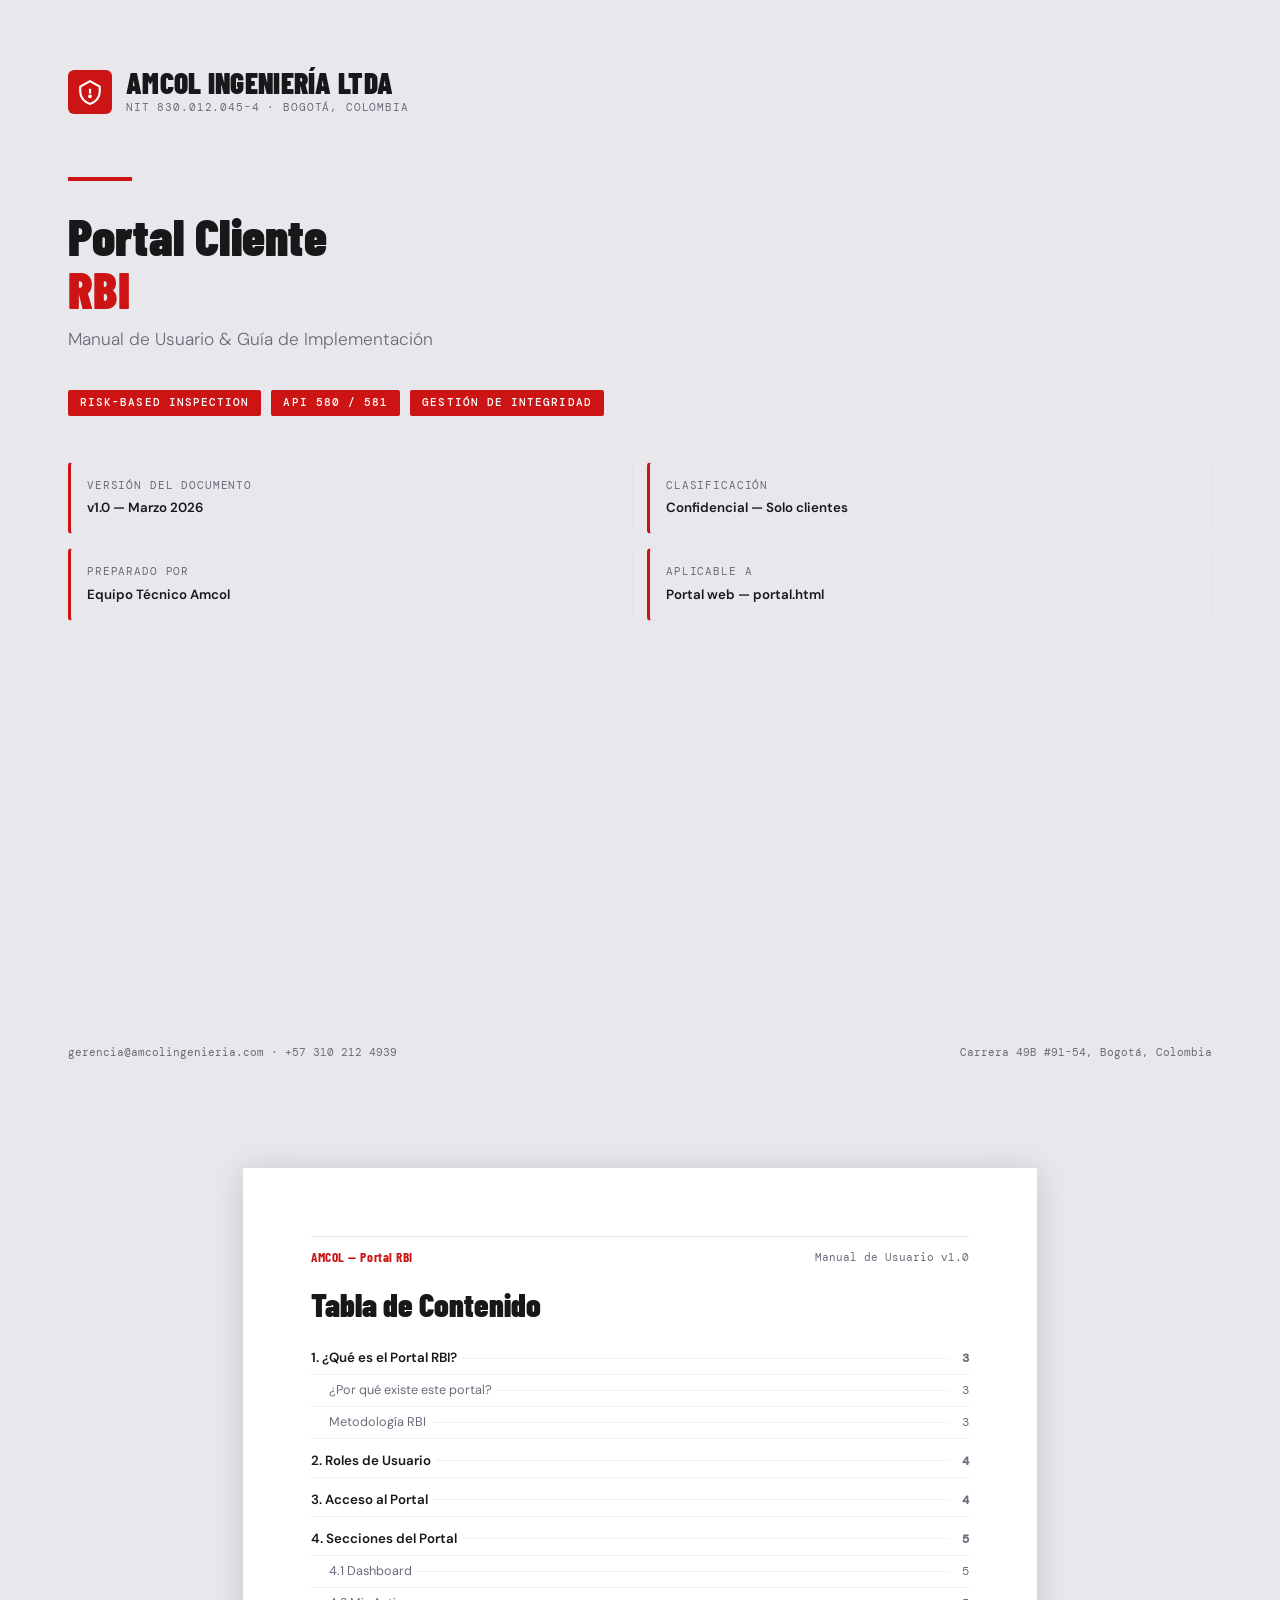
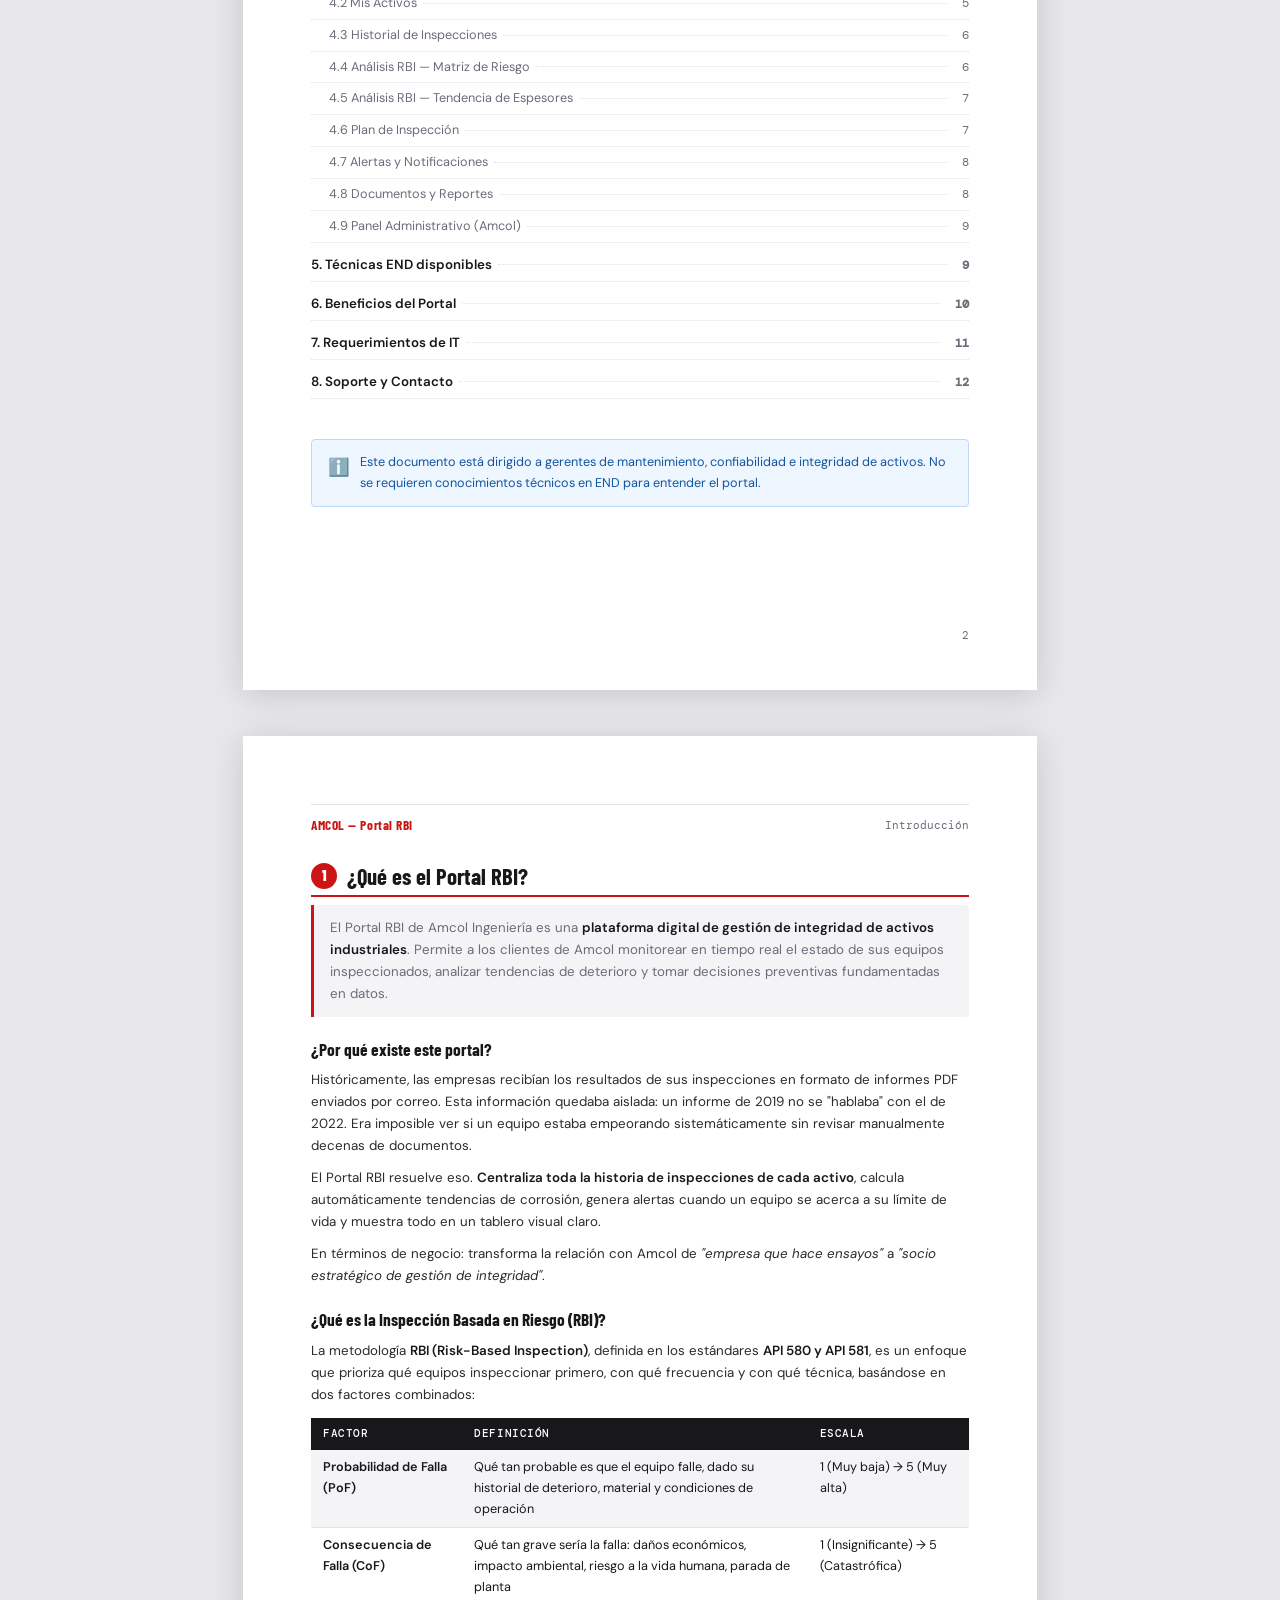
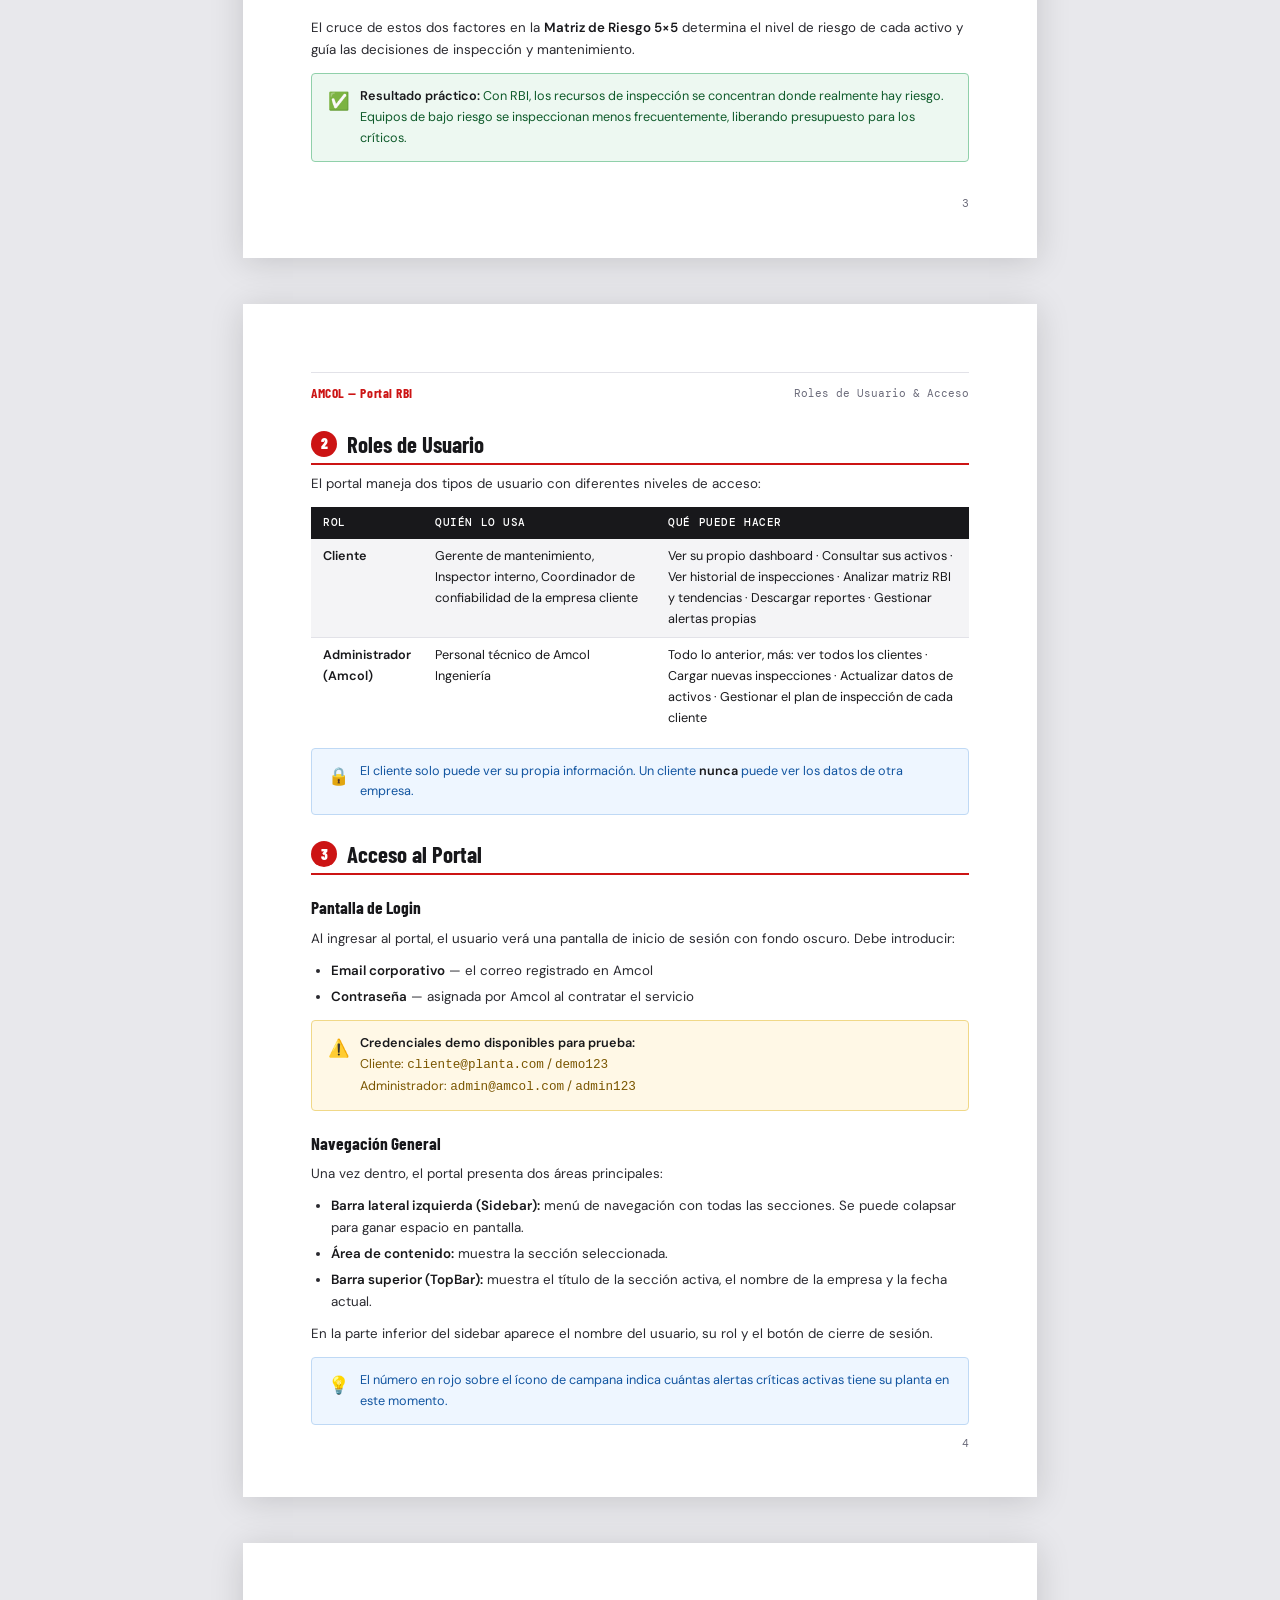
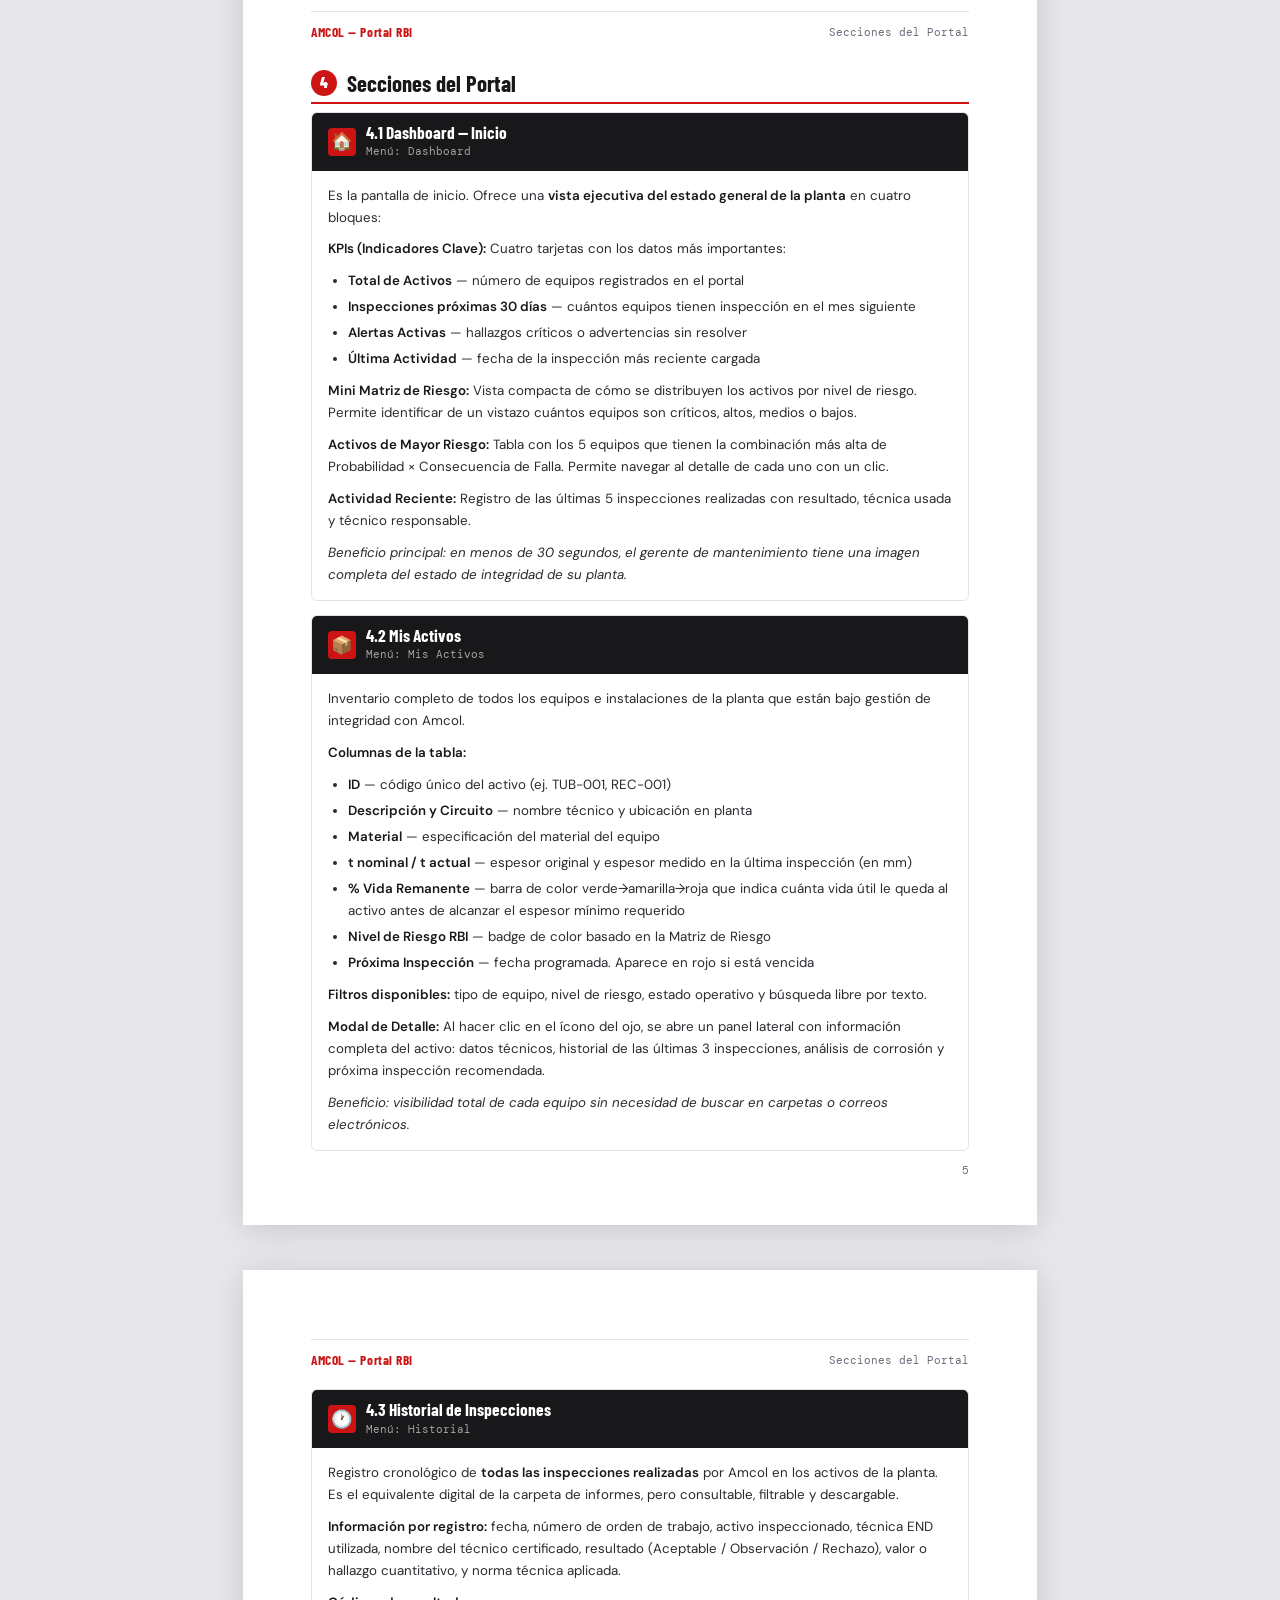
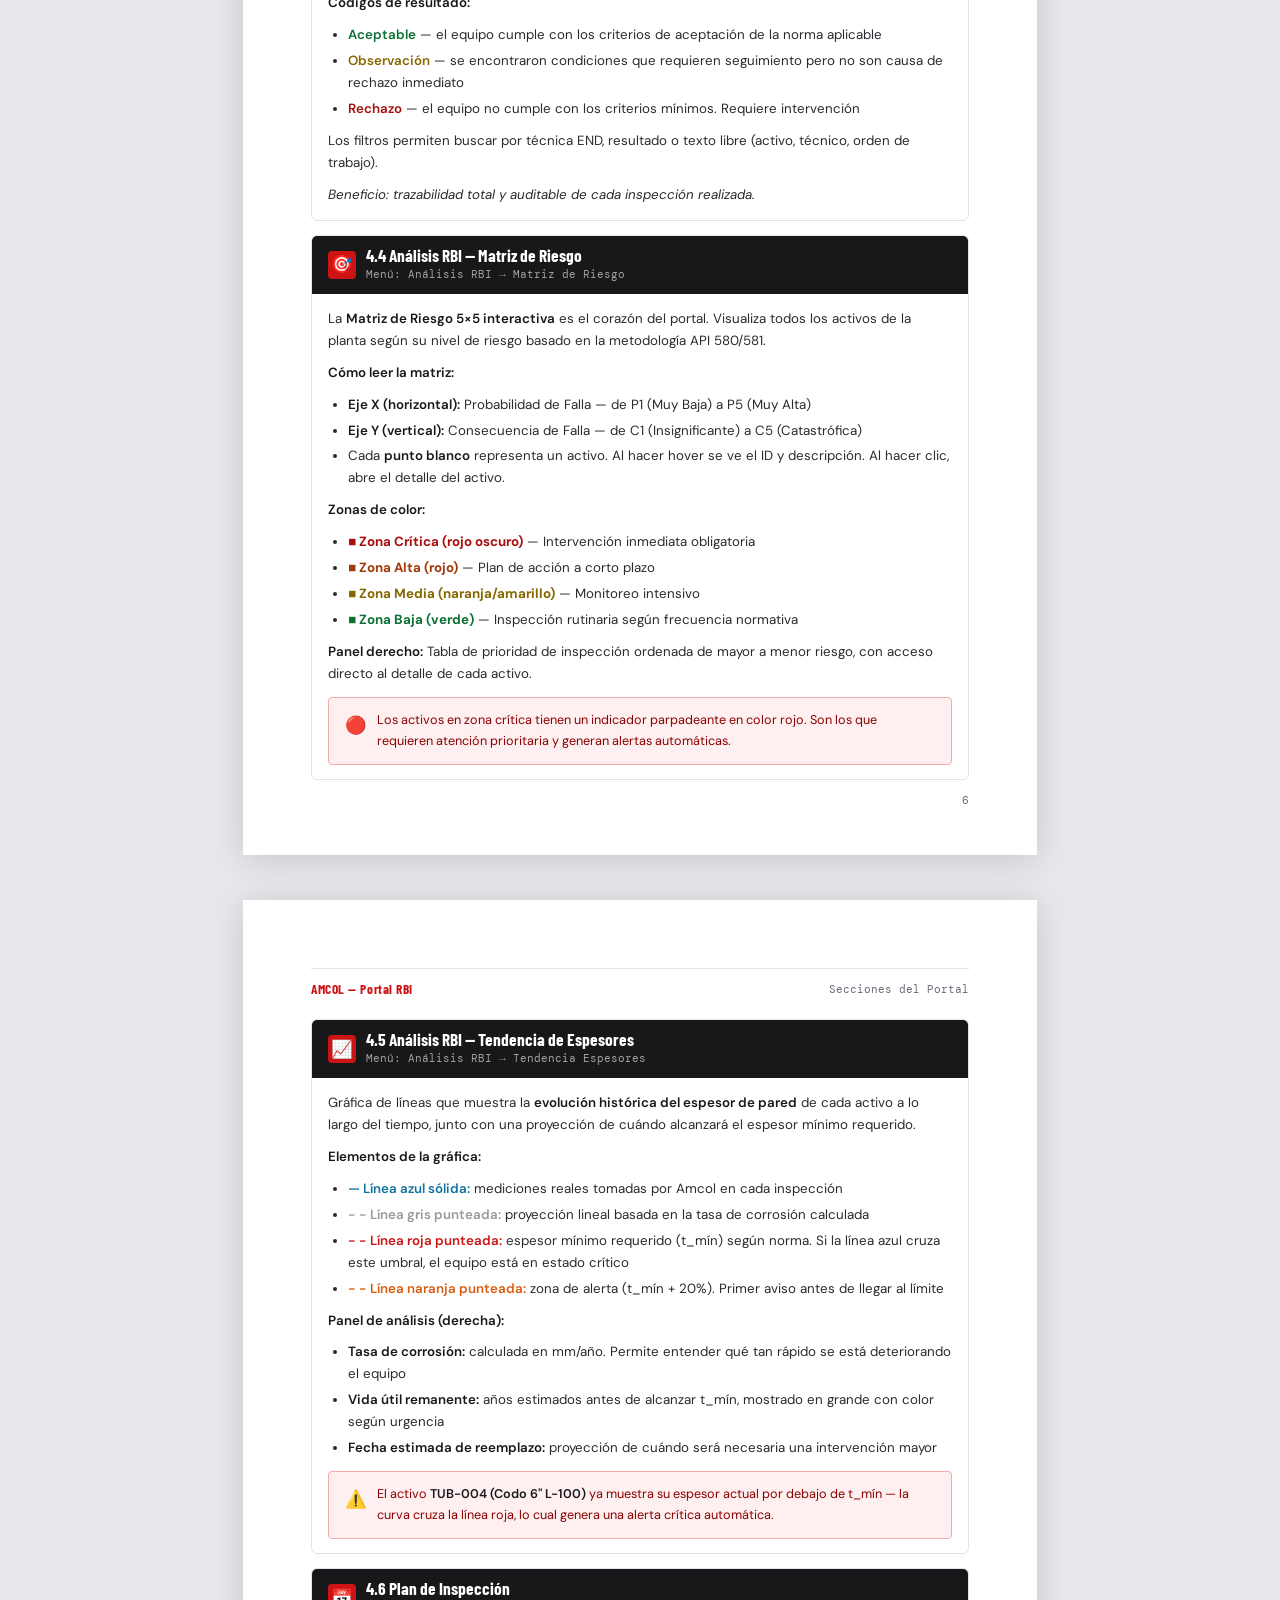
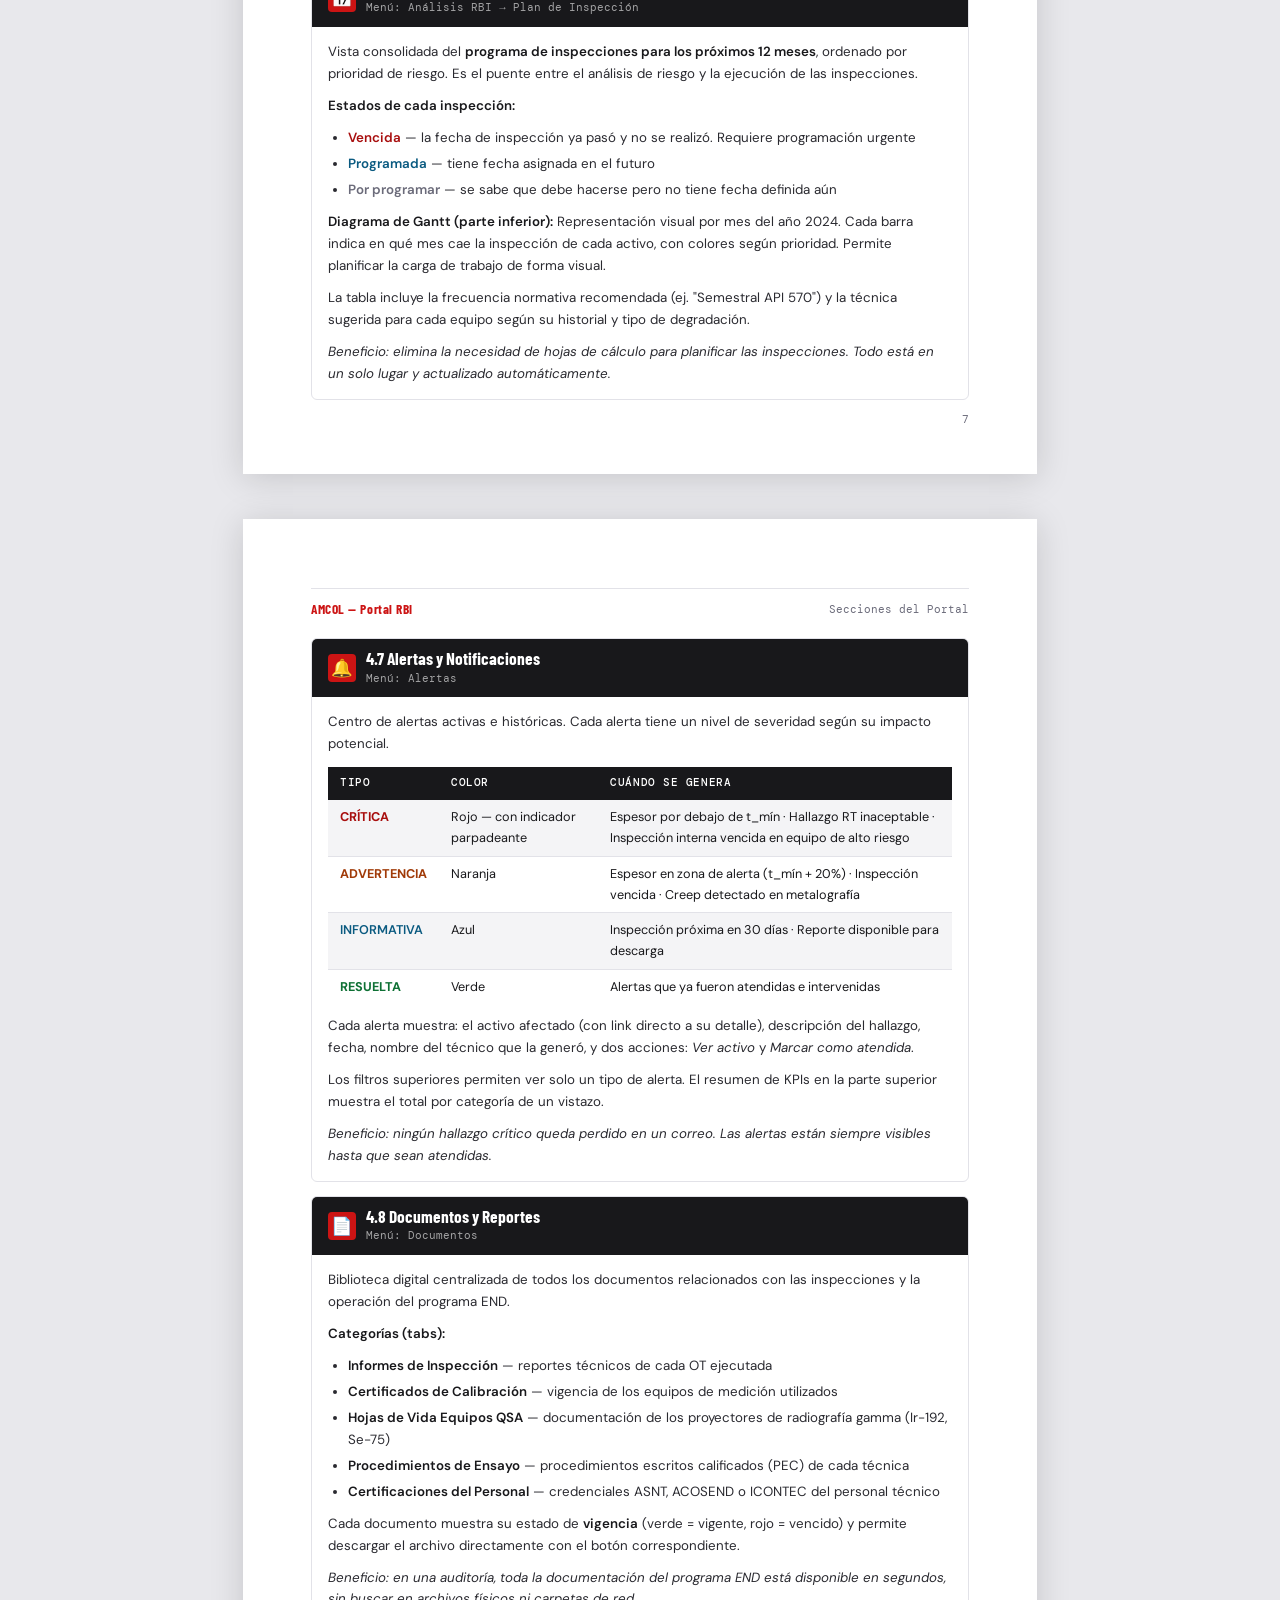
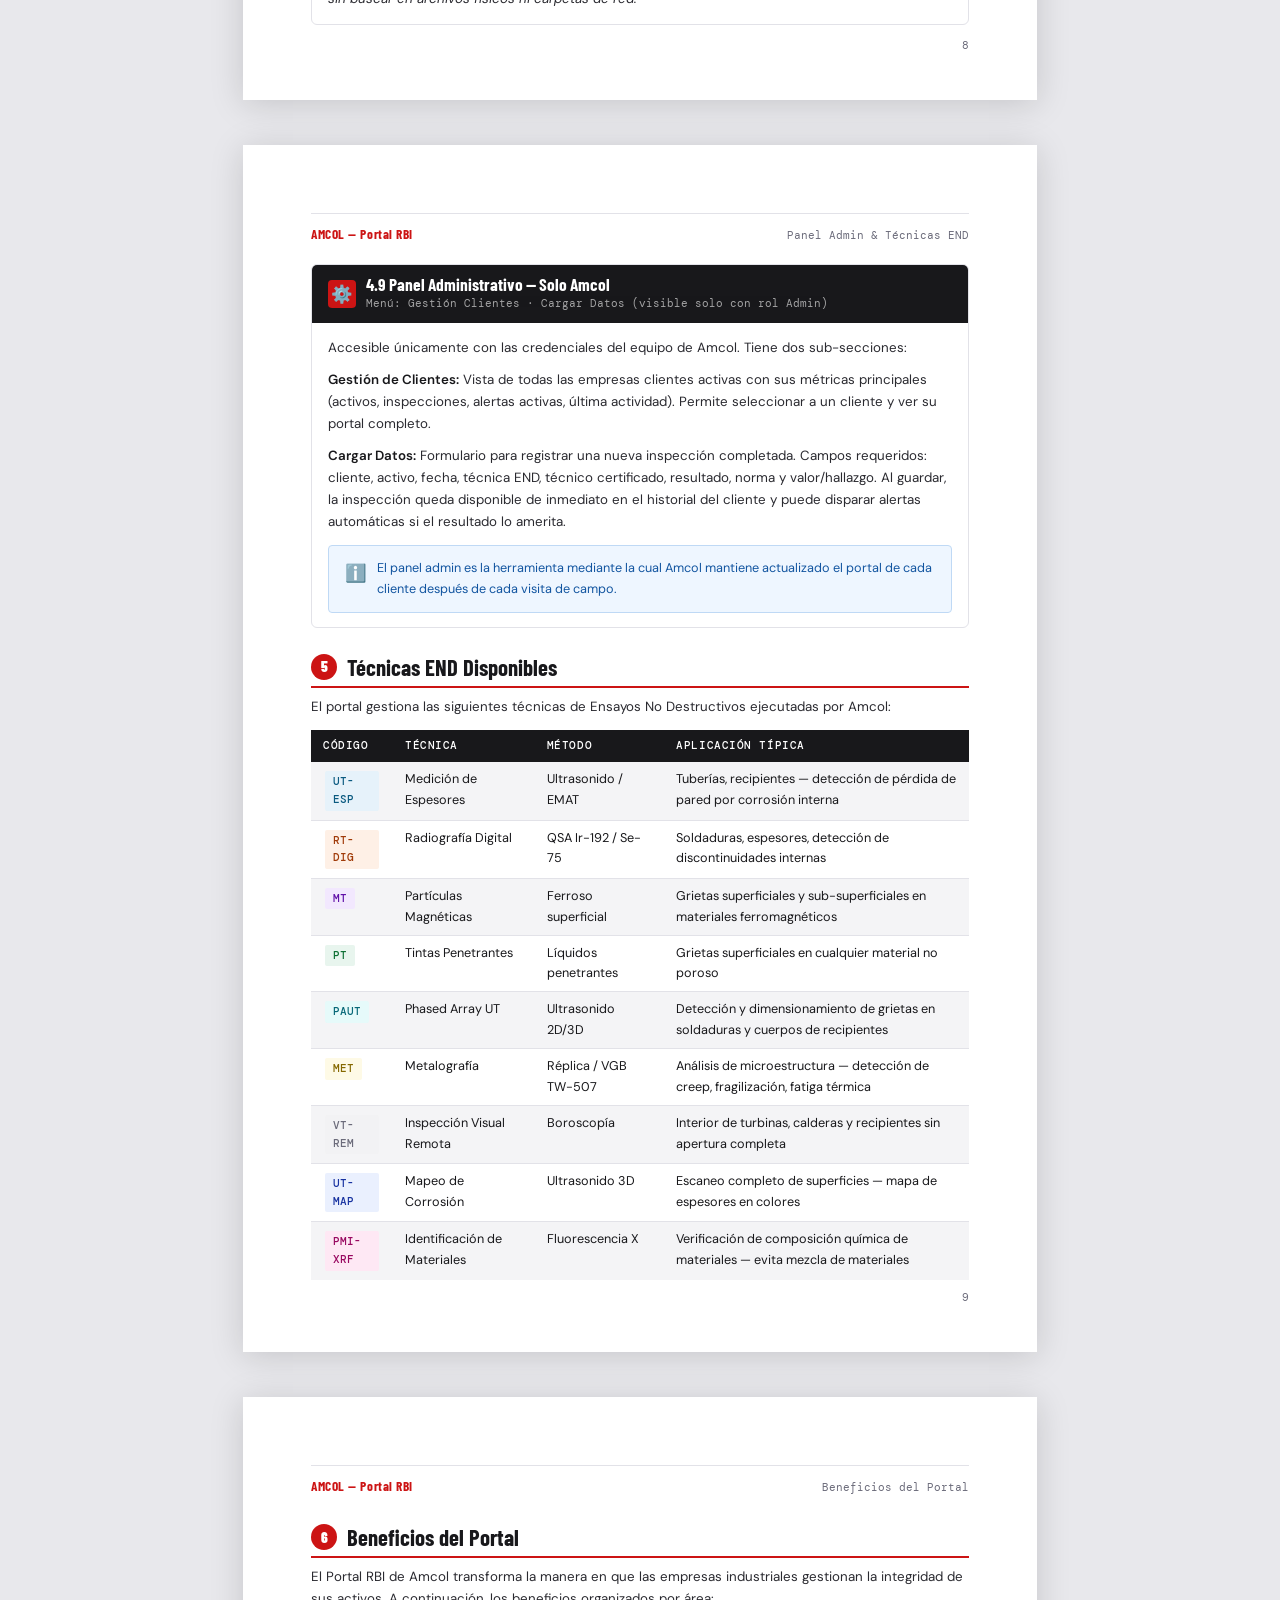
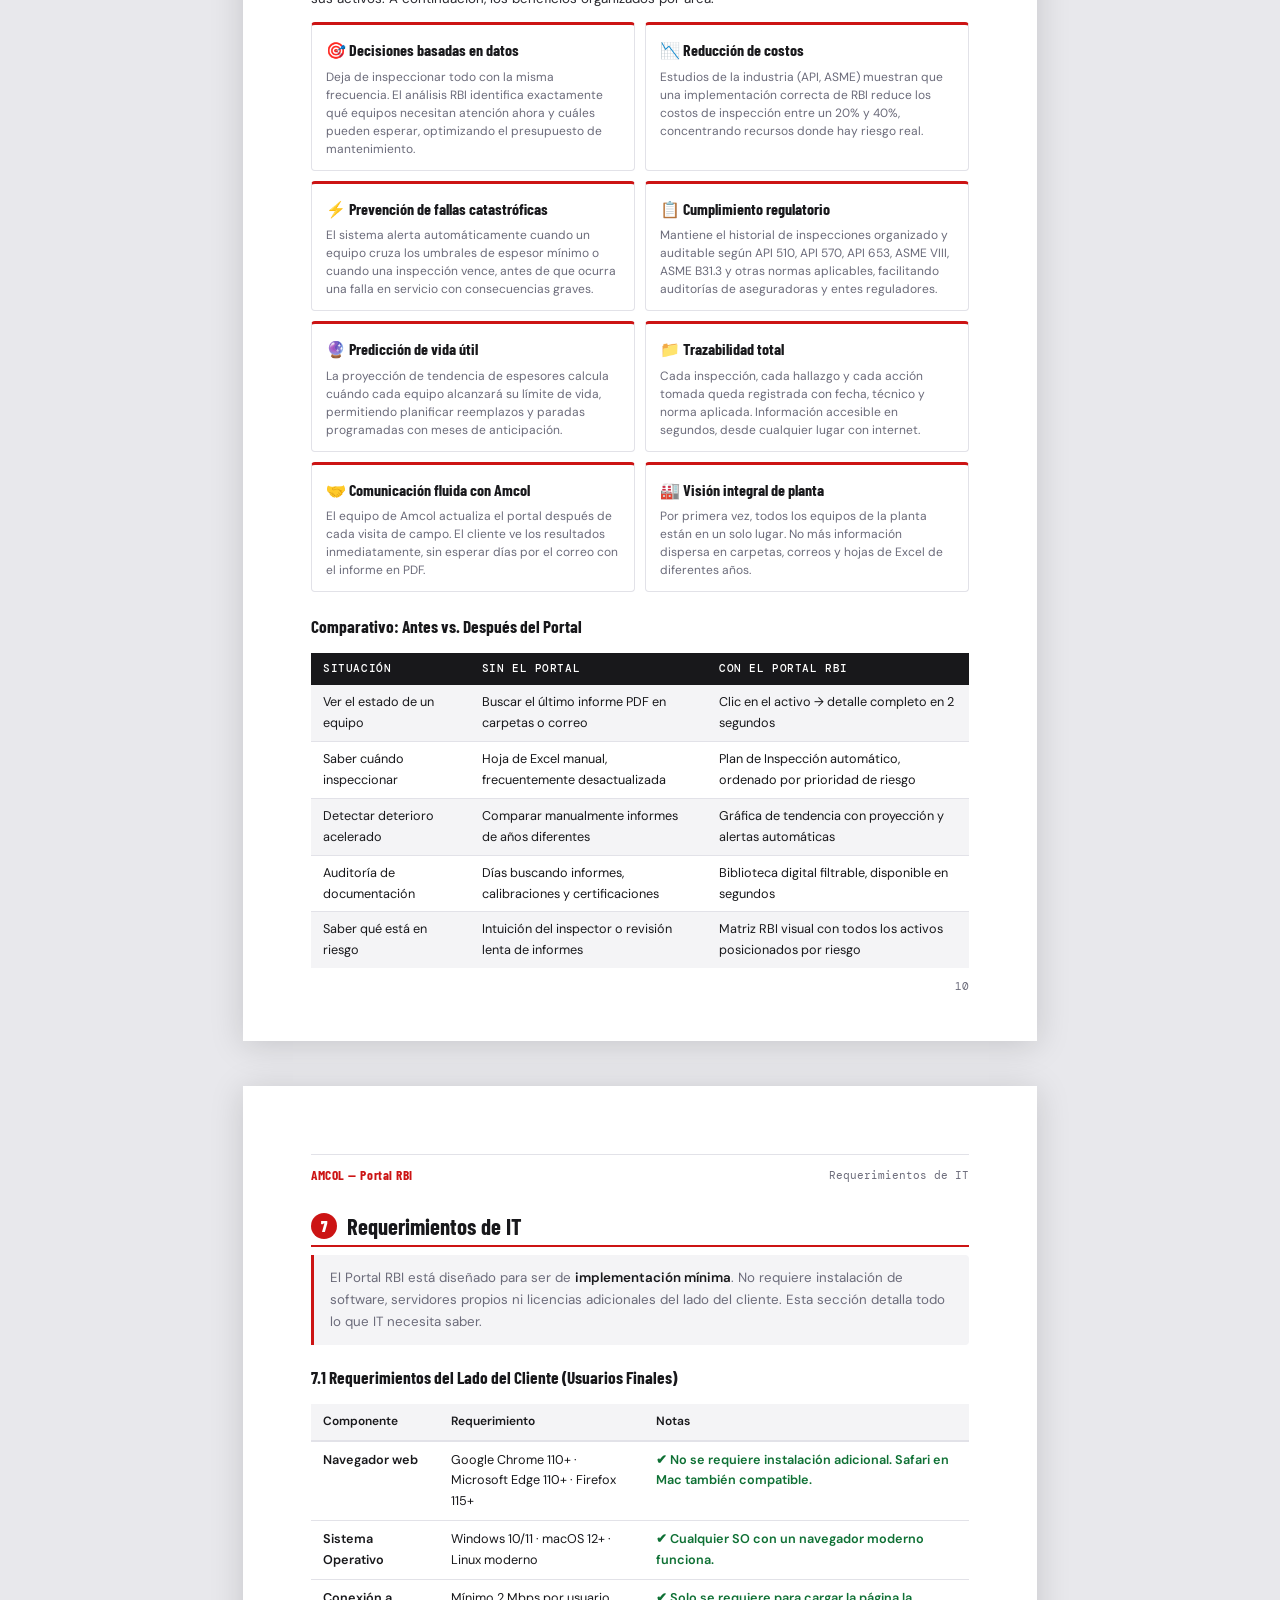
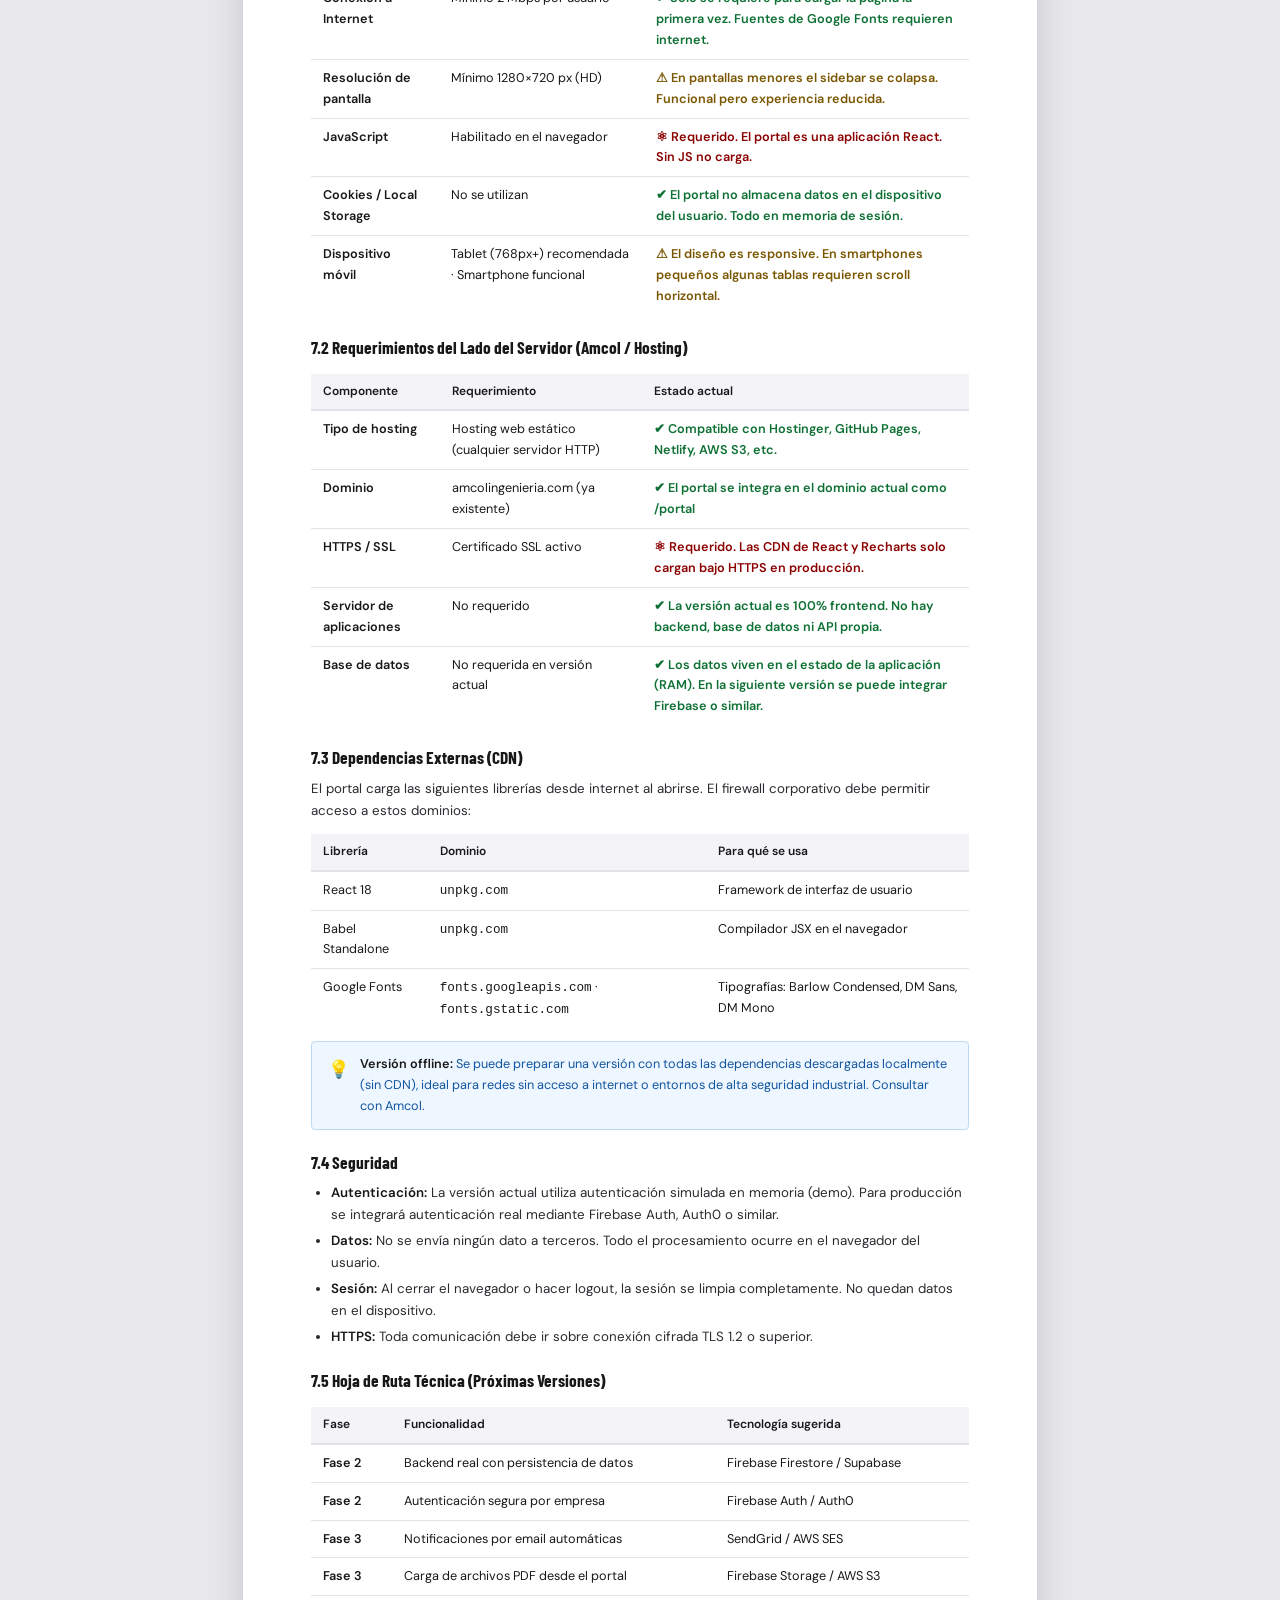
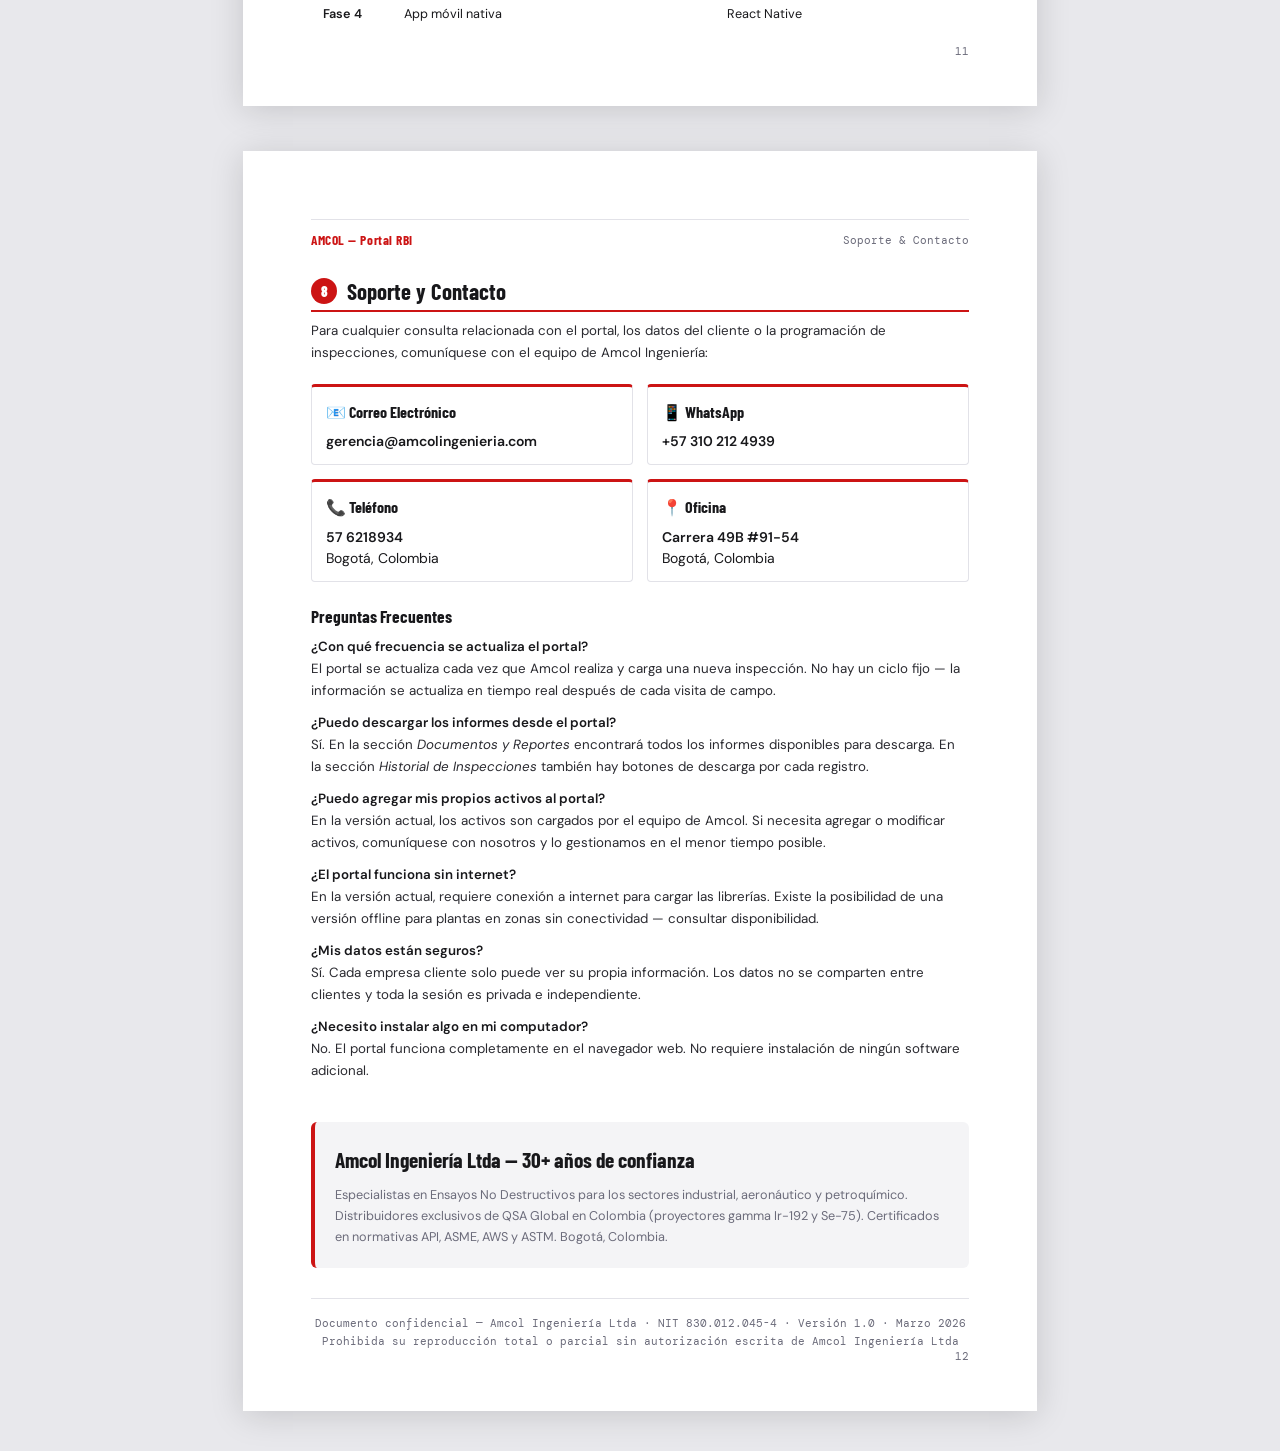
<file: docs/portal-manual.html>
<!DOCTYPE html>
<html lang="es">
<head>
<meta charset="UTF-8">
<meta name="viewport" content="width=device-width, initial-scale=1.0">
<title>Manual de Usuario — Portal Cliente RBI | Amcol Ingeniería Ltda</title>
<link rel="preconnect" href="https://fonts.googleapis.com">
<link href="https://fonts.googleapis.com/css2?family=Barlow+Condensed:wght@700;900&family=DM+Sans:wght@300;400;500;600&family=DM+Mono:wght@400;500&display=swap" rel="stylesheet">
<style>
/* ===== RESET & BASE ===== */
*, *::before, *::after { box-sizing: border-box; margin: 0; padding: 0; }
html { font-size: 10.5pt; }
body {
  font-family: 'DM Sans', sans-serif;
  color: #18181B;
  background: #fff;
  line-height: 1.65;
}

/* ===== PAGE LAYOUT ===== */
.page {
  width: 210mm;
  min-height: 297mm;
  margin: 0 auto;
  padding: 18mm 18mm 16mm 18mm;
  position: relative;
}

@media screen {
  body { background: #e8e8ec; }
  .page {
    background: #fff;
    box-shadow: 0 4px 32px rgba(0,0,0,.15);
    margin: 12mm auto;
  }
}

@media print {
  body { background: #fff; }
  .page { margin: 0; box-shadow: none; padding: 14mm 16mm; }
  .page-break { page-break-before: always; }
  .no-break { page-break-inside: avoid; }
}

/* ===== COLORS ===== */
:root {
  --red:    #CC1414;
  --ink:    #18181B;
  --smoke:  #6B6B7A;
  --light:  #F4F4F6;
  --wire:   #E2E2E8;
  --blue:   #1272A0;
}

/* ===== COVER PAGE ===== */
.cover {
  min-height: 297mm;
  display: flex;
  flex-direction: column;
  justify-content: space-between;
  padding: 18mm 18mm 16mm 18mm;
}
.cover-top { }
.cover-logo-bar {
  display: flex;
  align-items: center;
  gap: 14px;
  margin-bottom: 60px;
}
.cover-logo-box {
  width: 44px; height: 44px;
  background: var(--red);
  border-radius: 6px;
  display: flex; align-items: center; justify-content: center;
}
.cover-logo-box svg { width: 26px; height: 26px; stroke: white; fill: none; stroke-width: 2; }
.cover-company {
  font-family: 'Barlow Condensed', sans-serif;
  font-size: 22pt; font-weight: 900;
  color: var(--ink); letter-spacing: .01em; line-height: 1;
}
.cover-nit {
  font-family: 'DM Mono', monospace;
  font-size: 8pt; color: var(--smoke);
  letter-spacing: .08em; text-transform: uppercase;
  margin-top: 2px;
}

.cover-divider {
  width: 64px; height: 4px;
  background: var(--red);
  margin-bottom: 28px;
}
.cover-title {
  font-family: 'Barlow Condensed', sans-serif;
  font-size: 38pt; font-weight: 900;
  color: var(--ink); line-height: 1.05;
  margin-bottom: 10px;
}
.cover-title span { color: var(--red); }
.cover-subtitle {
  font-size: 13pt; color: var(--smoke);
  margin-bottom: 36px; font-weight: 300;
}

.cover-pill {
  display: inline-block;
  background: var(--red);
  color: #fff;
  font-family: 'DM Mono', monospace;
  font-size: 8pt; font-weight: 500;
  text-transform: uppercase; letter-spacing: .10em;
  padding: 4px 12px; border-radius: 2px;
  margin-bottom: 6px; margin-right: 6px;
}

.cover-meta-grid {
  display: grid;
  grid-template-columns: 1fr 1fr;
  gap: 14px;
  margin-top: 40px;
}
.cover-meta-item {
  padding: 14px 16px;
  border: 1px solid var(--wire);
  border-radius: 4px;
  border-left: 3px solid var(--red);
}
.cover-meta-label {
  font-family: 'DM Mono', monospace;
  font-size: 8pt; color: var(--smoke);
  text-transform: uppercase; letter-spacing: .08em;
  margin-bottom: 3px;
}
.cover-meta-value {
  font-size: 10pt; font-weight: 600; color: var(--ink);
}

.cover-footer {
  border-top: 1px solid var(--wire);
  padding-top: 14px;
  display: flex; justify-content: space-between; align-items: center;
}
.cover-footer-text {
  font-family: 'DM Mono', monospace;
  font-size: 8pt; color: var(--smoke);
}

/* ===== TYPOGRAPHY ===== */
h1 {
  font-family: 'Barlow Condensed', sans-serif;
  font-size: 24pt; font-weight: 900;
  color: var(--ink);
  margin-bottom: 6px;
  line-height: 1.1;
}
h2 {
  font-family: 'Barlow Condensed', sans-serif;
  font-size: 17pt; font-weight: 700;
  color: var(--ink);
  margin-top: 26px; margin-bottom: 8px;
  line-height: 1.15;
  padding-bottom: 6px;
  border-bottom: 2px solid var(--red);
  display: flex; align-items: center; gap: 10px;
}
h2 .num {
  display: inline-flex;
  width: 26px; height: 26px;
  background: var(--red); color: white;
  border-radius: 50%;
  align-items: center; justify-content: center;
  font-size: 11pt; font-weight: 900;
  flex-shrink: 0;
}
h3 {
  font-family: 'Barlow Condensed', sans-serif;
  font-size: 13pt; font-weight: 700;
  color: var(--ink);
  margin-top: 18px; margin-bottom: 6px;
}
p {
  margin-bottom: 10px;
  font-size: 10pt;
  color: #2a2a30;
}
ul, ol {
  padding-left: 20px;
  margin-bottom: 10px;
}
li {
  font-size: 10pt;
  color: #2a2a30;
  margin-bottom: 4px;
}
strong { font-weight: 600; color: var(--ink); }

/* ===== SECTION INTRO ===== */
.section-intro {
  background: var(--light);
  border-left: 3px solid var(--red);
  border-radius: 0 4px 4px 0;
  padding: 12px 16px;
  margin-bottom: 16px;
  font-size: 10pt;
  color: var(--smoke);
}

/* ===== CALLOUT BOXES ===== */
.callout {
  border-radius: 4px;
  padding: 12px 16px;
  margin: 12px 0;
  font-size: 9.5pt;
  display: flex; gap: 10px; align-items: flex-start;
}
.callout-info    { background: #EEF6FF; border: 1px solid #BFD9F5; color: #1255A0; }
.callout-warning { background: #FFF8E6; border: 1px solid #F0D888; color: #7A5600; }
.callout-danger  { background: #FEF0F0; border: 1px solid #F0AAAA; color: #8B0000; }
.callout-ok      { background: #EDF8F1; border: 1px solid #90D0AA; color: #0E5A2A; }
.callout-icon    { font-size: 13pt; flex-shrink: 0; margin-top: 1px; }

/* ===== FEATURE TABLE ===== */
.feature-table {
  width: 100%;
  border-collapse: collapse;
  margin: 12px 0;
  font-size: 9.5pt;
}
.feature-table th {
  background: var(--ink);
  color: white;
  padding: 7px 12px;
  text-align: left;
  font-family: 'DM Mono', monospace;
  font-size: 8.5pt; font-weight: 500;
  text-transform: uppercase; letter-spacing: .05em;
}
.feature-table td {
  padding: 7px 12px;
  border-bottom: 1px solid var(--wire);
  vertical-align: top;
}
.feature-table tr:nth-child(even) td { background: var(--light); }
.feature-table tr:last-child td { border-bottom: none; }

/* ===== SECTION CARDS ===== */
.section-card {
  border: 1px solid var(--wire);
  border-radius: 6px;
  margin-bottom: 14px;
  overflow: hidden;
}
.section-card-header {
  background: var(--ink);
  color: white;
  padding: 10px 16px;
  display: flex; align-items: center; gap: 10px;
}
.section-card-icon {
  width: 28px; height: 28px;
  background: var(--red);
  border-radius: 4px;
  display: flex; align-items: center; justify-content: center;
  font-size: 13pt;
  flex-shrink: 0;
}
.section-card-title {
  font-family: 'Barlow Condensed', sans-serif;
  font-size: 13pt; font-weight: 700;
  line-height: 1.1;
}
.section-card-nav {
  font-family: 'DM Mono', monospace;
  font-size: 8pt;
  opacity: .6; margin-top: 1px;
}
.section-card-body {
  padding: 14px 16px;
}

/* ===== BENEFIT GRID ===== */
.benefit-grid {
  display: grid;
  grid-template-columns: 1fr 1fr;
  gap: 10px;
  margin: 12px 0;
}
.benefit-item {
  padding: 12px 14px;
  border: 1px solid var(--wire);
  border-radius: 4px;
  border-top: 3px solid var(--red);
}
.benefit-title {
  font-family: 'Barlow Condensed', sans-serif;
  font-size: 12pt; font-weight: 700;
  color: var(--ink); margin-bottom: 4px;
}
.benefit-text {
  font-size: 9pt; color: var(--smoke); line-height: 1.5;
}

/* ===== IT TABLE ===== */
.it-req {
  width: 100%;
  border-collapse: collapse;
  margin: 12px 0;
  font-size: 9.5pt;
}
.it-req th {
  background: var(--light);
  color: var(--ink);
  padding: 8px 12px;
  text-align: left;
  font-weight: 600;
  border-bottom: 2px solid var(--wire);
  font-size: 9pt;
}
.it-req td {
  padding: 8px 12px;
  border-bottom: 1px solid var(--wire);
  vertical-align: top;
}
.it-req tr:last-child td { border-bottom: none; }
.req-ok     { color: #0E7034; font-weight: 600; }
.req-warn   { color: #7A5600; font-weight: 600; }
.req-must   { color: #8B0000; font-weight: 600; }

/* ===== PAGE NUMBER ===== */
.page-num {
  position: absolute;
  bottom: 12mm; right: 18mm;
  font-family: 'DM Mono', monospace;
  font-size: 8pt; color: var(--smoke);
}
.page-header-line {
  border-top: 1px solid var(--wire);
  padding-top: 10px;
  margin-bottom: 18px;
  display: flex; justify-content: space-between; align-items: center;
}
.page-header-line span {
  font-family: 'DM Mono', monospace;
  font-size: 8pt; color: var(--smoke);
}
.page-header-line .brand {
  font-weight: 700; color: var(--red);
  font-family: 'Barlow Condensed', sans-serif;
  font-size: 10pt; letter-spacing: .04em;
}

/* ===== TOC ===== */
.toc-item {
  display: flex; align-items: baseline;
  justify-content: space-between;
  padding: 5px 0;
  border-bottom: 1px dotted var(--wire);
  font-size: 10pt;
}
.toc-item.toc-h2 { font-weight: 600; margin-top: 6px; }
.toc-item.toc-h3 { padding-left: 18px; font-size: 9.5pt; color: var(--smoke); }
.toc-page {
  font-family: 'DM Mono', monospace;
  font-size: 9pt; color: var(--smoke);
  flex-shrink: 0; margin-left: 8px;
}
.toc-dot {
  flex: 1; border-bottom: 1px dotted var(--wire);
  margin: 0 6px; height: 0; align-self: center;
}

/* ===== TECHNIQUE BADGES ===== */
.tech-badge {
  display: inline-block;
  padding: 2px 8px;
  border-radius: 2px;
  font-family: 'DM Mono', monospace;
  font-size: 8pt; font-weight: 500;
  text-transform: uppercase;
  margin: 2px;
}
.tb-ut  { background:#E6F2FA; color:#0A5A80; }
.tb-rt  { background:#FEF0E6; color:#A03A08; }
.tb-mt  { background:#F2E8FE; color:#6010A8; }
.tb-pt  { background:#E8F5EE; color:#0E7034; }
.tb-pa  { background:#E6FAFA; color:#086878; }
.tb-me  { background:#FEFAE6; color:#856800; }
.tb-vt  { background:#F2F2F4; color:#6B6B7A; }
.tb-um  { background:#EAF0FE; color:#1832A0; }
.tb-xr  { background:#FEE8F4; color:#980860; }

/* ===== RISK COLORS ===== */
.risk-critical { color: #A80E0E; font-weight: 700; }
.risk-high     { color: #A03A08; font-weight: 700; }
.risk-medium   { color: #856800; font-weight: 700; }
.risk-low      { color: #0E7034; font-weight: 700; }

/* Print helpers */
.mb-0  { margin-bottom: 0; }
.mt-16 { margin-top: 16px; }
</style>
</head>
<body>

<!-- ======================== PORTADA ======================== -->
<div class="cover">
  <div class="cover-top">
    <div class="cover-logo-bar">
      <div class="cover-logo-box">
        <svg viewBox="0 0 24 24"><path d="M12 2L3 7v5c0 5 3.8 9.5 9 11 5.2-1.5 9-6 9-11V7L12 2z"/><line x1="12" y1="9" x2="12" y2="13.5"/><circle cx="12" cy="16" r="0.8" fill="white"/></svg>
      </div>
      <div>
        <div class="cover-company">AMCOL INGENIERÍA LTDA</div>
        <div class="cover-nit">NIT 830.012.045-4 · Bogotá, Colombia</div>
      </div>
    </div>

    <div class="cover-divider"></div>

    <div class="cover-title">
      Portal Cliente<br><span>RBI</span>
    </div>
    <div class="cover-subtitle">
      Manual de Usuario &amp; Guía de Implementación
    </div>

    <div>
      <span class="cover-pill">Risk-Based Inspection</span>
      <span class="cover-pill">API 580 / 581</span>
      <span class="cover-pill">Gestión de Integridad</span>
    </div>

    <div class="cover-meta-grid">
      <div class="cover-meta-item">
        <div class="cover-meta-label">Versión del documento</div>
        <div class="cover-meta-value">v1.0 — Marzo 2026</div>
      </div>
      <div class="cover-meta-item">
        <div class="cover-meta-label">Clasificación</div>
        <div class="cover-meta-value">Confidencial — Solo clientes</div>
      </div>
      <div class="cover-meta-item">
        <div class="cover-meta-label">Preparado por</div>
        <div class="cover-meta-value">Equipo Técnico Amcol</div>
      </div>
      <div class="cover-meta-item">
        <div class="cover-meta-label">Aplicable a</div>
        <div class="cover-meta-value">Portal web — portal.html</div>
      </div>
    </div>
  </div>

  <div class="cover-footer">
    <div class="cover-footer-text">gerencia@amcolingenieria.com · +57 310 212 4939</div>
    <div class="cover-footer-text">Carrera 49B #91-54, Bogotá, Colombia</div>
  </div>
</div>


<!-- ======================== PÁGINA 2: ÍNDICE ======================== -->
<div class="page page-break">
  <div class="page-header-line">
    <span class="brand">AMCOL — Portal RBI</span>
    <span>Manual de Usuario v1.0</span>
  </div>

  <h1 style="margin-bottom:20px;">Tabla de Contenido</h1>

  <div class="toc-item toc-h2"><span>1. ¿Qué es el Portal RBI?</span><div class="toc-dot"></div><span class="toc-page">3</span></div>
  <div class="toc-item toc-h3"><span>¿Por qué existe este portal?</span><div class="toc-dot"></div><span class="toc-page">3</span></div>
  <div class="toc-item toc-h3"><span>Metodología RBI</span><div class="toc-dot"></div><span class="toc-page">3</span></div>

  <div class="toc-item toc-h2"><span>2. Roles de Usuario</span><div class="toc-dot"></div><span class="toc-page">4</span></div>
  <div class="toc-item toc-h2"><span>3. Acceso al Portal</span><div class="toc-dot"></div><span class="toc-page">4</span></div>

  <div class="toc-item toc-h2"><span>4. Secciones del Portal</span><div class="toc-dot"></div><span class="toc-page">5</span></div>
  <div class="toc-item toc-h3"><span>4.1 Dashboard</span><div class="toc-dot"></div><span class="toc-page">5</span></div>
  <div class="toc-item toc-h3"><span>4.2 Mis Activos</span><div class="toc-dot"></div><span class="toc-page">5</span></div>
  <div class="toc-item toc-h3"><span>4.3 Historial de Inspecciones</span><div class="toc-dot"></div><span class="toc-page">6</span></div>
  <div class="toc-item toc-h3"><span>4.4 Análisis RBI — Matriz de Riesgo</span><div class="toc-dot"></div><span class="toc-page">6</span></div>
  <div class="toc-item toc-h3"><span>4.5 Análisis RBI — Tendencia de Espesores</span><div class="toc-dot"></div><span class="toc-page">7</span></div>
  <div class="toc-item toc-h3"><span>4.6 Plan de Inspección</span><div class="toc-dot"></div><span class="toc-page">7</span></div>
  <div class="toc-item toc-h3"><span>4.7 Alertas y Notificaciones</span><div class="toc-dot"></div><span class="toc-page">8</span></div>
  <div class="toc-item toc-h3"><span>4.8 Documentos y Reportes</span><div class="toc-dot"></div><span class="toc-page">8</span></div>
  <div class="toc-item toc-h3"><span>4.9 Panel Administrativo (Amcol)</span><div class="toc-dot"></div><span class="toc-page">9</span></div>

  <div class="toc-item toc-h2"><span>5. Técnicas END disponibles</span><div class="toc-dot"></div><span class="toc-page">9</span></div>
  <div class="toc-item toc-h2"><span>6. Beneficios del Portal</span><div class="toc-dot"></div><span class="toc-page">10</span></div>
  <div class="toc-item toc-h2"><span>7. Requerimientos de IT</span><div class="toc-dot"></div><span class="toc-page">11</span></div>
  <div class="toc-item toc-h2"><span>8. Soporte y Contacto</span><div class="toc-dot"></div><span class="toc-page">12</span></div>

  <div style="margin-top:40px;" class="callout callout-info">
    <span class="callout-icon">ℹ️</span>
    <span>Este documento está dirigido a gerentes de mantenimiento, confiabilidad e integridad de activos. No se requieren conocimientos técnicos en END para entender el portal.</span>
  </div>

  <div class="page-num">2</div>
</div>


<!-- ======================== PÁGINA 3: QUÉ ES ======================== -->
<div class="page page-break">
  <div class="page-header-line">
    <span class="brand">AMCOL — Portal RBI</span>
    <span>Introducción</span>
  </div>

  <h2><span class="num">1</span> ¿Qué es el Portal RBI?</h2>

  <div class="section-intro">
    El Portal RBI de Amcol Ingeniería es una <strong>plataforma digital de gestión de integridad de activos industriales</strong>. Permite a los clientes de Amcol monitorear en tiempo real el estado de sus equipos inspeccionados, analizar tendencias de deterioro y tomar decisiones preventivas fundamentadas en datos.
  </div>

  <h3>¿Por qué existe este portal?</h3>
  <p>
    Históricamente, las empresas recibían los resultados de sus inspecciones en formato de informes PDF enviados por correo. Esta información quedaba aislada: un informe de 2019 no se "hablaba" con el de 2022. Era imposible ver si un equipo estaba empeorando sistemáticamente sin revisar manualmente decenas de documentos.
  </p>
  <p>
    El Portal RBI resuelve eso. <strong>Centraliza toda la historia de inspecciones de cada activo</strong>, calcula automáticamente tendencias de corrosión, genera alertas cuando un equipo se acerca a su límite de vida y muestra todo en un tablero visual claro.
  </p>
  <p>
    En términos de negocio: transforma la relación con Amcol de <em>"empresa que hace ensayos"</em> a <em>"socio estratégico de gestión de integridad"</em>.
  </p>

  <h3>¿Qué es la Inspección Basada en Riesgo (RBI)?</h3>
  <p>
    La metodología <strong>RBI (Risk-Based Inspection)</strong>, definida en los estándares <strong>API 580 y API 581</strong>, es un enfoque que prioriza qué equipos inspeccionar primero, con qué frecuencia y con qué técnica, basándose en dos factores combinados:
  </p>

  <table class="feature-table no-break">
    <tr>
      <th>Factor</th>
      <th>Definición</th>
      <th>Escala</th>
    </tr>
    <tr>
      <td><strong>Probabilidad de Falla (PoF)</strong></td>
      <td>Qué tan probable es que el equipo falle, dado su historial de deterioro, material y condiciones de operación</td>
      <td>1 (Muy baja) → 5 (Muy alta)</td>
    </tr>
    <tr>
      <td><strong>Consecuencia de Falla (CoF)</strong></td>
      <td>Qué tan grave sería la falla: daños económicos, impacto ambiental, riesgo a la vida humana, parada de planta</td>
      <td>1 (Insignificante) → 5 (Catastrófica)</td>
    </tr>
  </table>

  <p>El cruce de estos dos factores en la <strong>Matriz de Riesgo 5×5</strong> determina el nivel de riesgo de cada activo y guía las decisiones de inspección y mantenimiento.</p>

  <div class="callout callout-ok">
    <span class="callout-icon">✅</span>
    <span><strong>Resultado práctico:</strong> Con RBI, los recursos de inspección se concentran donde realmente hay riesgo. Equipos de bajo riesgo se inspeccionan menos frecuentemente, liberando presupuesto para los críticos.</span>
  </div>

  <div class="page-num">3</div>
</div>


<!-- ======================== PÁGINA 4: ROLES Y ACCESO ======================== -->
<div class="page page-break">
  <div class="page-header-line">
    <span class="brand">AMCOL — Portal RBI</span>
    <span>Roles de Usuario &amp; Acceso</span>
  </div>

  <h2><span class="num">2</span> Roles de Usuario</h2>

  <p>El portal maneja dos tipos de usuario con diferentes niveles de acceso:</p>

  <table class="feature-table no-break">
    <tr>
      <th>Rol</th>
      <th>Quién lo usa</th>
      <th>Qué puede hacer</th>
    </tr>
    <tr>
      <td><strong>Cliente</strong></td>
      <td>Gerente de mantenimiento, Inspector interno, Coordinador de confiabilidad de la empresa cliente</td>
      <td>
        Ver su propio dashboard · Consultar sus activos · Ver historial de inspecciones · Analizar matriz RBI y tendencias · Descargar reportes · Gestionar alertas propias
      </td>
    </tr>
    <tr>
      <td><strong>Administrador<br>(Amcol)</strong></td>
      <td>Personal técnico de Amcol Ingeniería</td>
      <td>
        Todo lo anterior, más: ver todos los clientes · Cargar nuevas inspecciones · Actualizar datos de activos · Gestionar el plan de inspección de cada cliente
      </td>
    </tr>
  </table>

  <div class="callout callout-info">
    <span class="callout-icon">🔒</span>
    <span>El cliente solo puede ver su propia información. Un cliente <strong>nunca</strong> puede ver los datos de otra empresa.</span>
  </div>

  <h2><span class="num">3</span> Acceso al Portal</h2>

  <h3>Pantalla de Login</h3>
  <p>Al ingresar al portal, el usuario verá una pantalla de inicio de sesión con fondo oscuro. Debe introducir:</p>
  <ul>
    <li><strong>Email corporativo</strong> — el correo registrado en Amcol</li>
    <li><strong>Contraseña</strong> — asignada por Amcol al contratar el servicio</li>
  </ul>

  <div class="callout callout-warning">
    <span class="callout-icon">⚠️</span>
    <span><strong>Credenciales demo disponibles para prueba:</strong><br>
    Cliente: <code>cliente@planta.com</code> / <code>demo123</code><br>
    Administrador: <code>admin@amcol.com</code> / <code>admin123</code>
    </span>
  </div>

  <h3>Navegación General</h3>
  <p>Una vez dentro, el portal presenta dos áreas principales:</p>
  <ul>
    <li><strong>Barra lateral izquierda (Sidebar):</strong> menú de navegación con todas las secciones. Se puede colapsar para ganar espacio en pantalla.</li>
    <li><strong>Área de contenido:</strong> muestra la sección seleccionada.</li>
    <li><strong>Barra superior (TopBar):</strong> muestra el título de la sección activa, el nombre de la empresa y la fecha actual.</li>
  </ul>

  <p>En la parte inferior del sidebar aparece el nombre del usuario, su rol y el botón de cierre de sesión.</p>

  <div class="callout callout-info">
    <span class="callout-icon">💡</span>
    <span>El número en rojo sobre el ícono de campana indica cuántas alertas críticas activas tiene su planta en este momento.</span>
  </div>

  <div class="page-num">4</div>
</div>


<!-- ======================== PÁGINA 5: SECCIONES 4.1 y 4.2 ======================== -->
<div class="page page-break">
  <div class="page-header-line">
    <span class="brand">AMCOL — Portal RBI</span>
    <span>Secciones del Portal</span>
  </div>

  <h2><span class="num">4</span> Secciones del Portal</h2>

  <div class="section-card no-break">
    <div class="section-card-header">
      <div class="section-card-icon">🏠</div>
      <div>
        <div class="section-card-title">4.1 Dashboard — Inicio</div>
        <div class="section-card-nav">Menú: Dashboard</div>
      </div>
    </div>
    <div class="section-card-body">
      <p>Es la pantalla de inicio. Ofrece una <strong>vista ejecutiva del estado general de la planta</strong> en cuatro bloques:</p>

      <p><strong>KPIs (Indicadores Clave):</strong> Cuatro tarjetas con los datos más importantes:</p>
      <ul>
        <li><strong>Total de Activos</strong> — número de equipos registrados en el portal</li>
        <li><strong>Inspecciones próximas 30 días</strong> — cuántos equipos tienen inspección en el mes siguiente</li>
        <li><strong>Alertas Activas</strong> — hallazgos críticos o advertencias sin resolver</li>
        <li><strong>Última Actividad</strong> — fecha de la inspección más reciente cargada</li>
      </ul>

      <p><strong>Mini Matriz de Riesgo:</strong> Vista compacta de cómo se distribuyen los activos por nivel de riesgo. Permite identificar de un vistazo cuántos equipos son críticos, altos, medios o bajos.</p>

      <p><strong>Activos de Mayor Riesgo:</strong> Tabla con los 5 equipos que tienen la combinación más alta de Probabilidad × Consecuencia de Falla. Permite navegar al detalle de cada uno con un clic.</p>

      <p><strong>Actividad Reciente:</strong> Registro de las últimas 5 inspecciones realizadas con resultado, técnica usada y técnico responsable.</p>

      <p style="margin-bottom:0;"><em>Beneficio principal: en menos de 30 segundos, el gerente de mantenimiento tiene una imagen completa del estado de integridad de su planta.</em></p>
    </div>
  </div>

  <div class="section-card no-break">
    <div class="section-card-header">
      <div class="section-card-icon">📦</div>
      <div>
        <div class="section-card-title">4.2 Mis Activos</div>
        <div class="section-card-nav">Menú: Mis Activos</div>
      </div>
    </div>
    <div class="section-card-body">
      <p>Inventario completo de todos los equipos e instalaciones de la planta que están bajo gestión de integridad con Amcol.</p>

      <p><strong>Columnas de la tabla:</strong></p>
      <ul>
        <li><strong>ID</strong> — código único del activo (ej. TUB-001, REC-001)</li>
        <li><strong>Descripción y Circuito</strong> — nombre técnico y ubicación en planta</li>
        <li><strong>Material</strong> — especificación del material del equipo</li>
        <li><strong>t nominal / t actual</strong> — espesor original y espesor medido en la última inspección (en mm)</li>
        <li><strong>% Vida Remanente</strong> — barra de color verde→amarilla→roja que indica cuánta vida útil le queda al activo antes de alcanzar el espesor mínimo requerido</li>
        <li><strong>Nivel de Riesgo RBI</strong> — badge de color basado en la Matriz de Riesgo</li>
        <li><strong>Próxima Inspección</strong> — fecha programada. Aparece en rojo si está vencida</li>
      </ul>

      <p><strong>Filtros disponibles:</strong> tipo de equipo, nivel de riesgo, estado operativo y búsqueda libre por texto.</p>

      <p><strong>Modal de Detalle:</strong> Al hacer clic en el ícono del ojo, se abre un panel lateral con información completa del activo: datos técnicos, historial de las últimas 3 inspecciones, análisis de corrosión y próxima inspección recomendada.</p>

      <p style="margin-bottom:0;"><em>Beneficio: visibilidad total de cada equipo sin necesidad de buscar en carpetas o correos electrónicos.</em></p>
    </div>
  </div>

  <div class="page-num">5</div>
</div>


<!-- ======================== PÁGINA 6: SECCIONES 4.3 y 4.4 ======================== -->
<div class="page page-break">
  <div class="page-header-line">
    <span class="brand">AMCOL — Portal RBI</span>
    <span>Secciones del Portal</span>
  </div>

  <div class="section-card no-break">
    <div class="section-card-header">
      <div class="section-card-icon">🕐</div>
      <div>
        <div class="section-card-title">4.3 Historial de Inspecciones</div>
        <div class="section-card-nav">Menú: Historial</div>
      </div>
    </div>
    <div class="section-card-body">
      <p>Registro cronológico de <strong>todas las inspecciones realizadas</strong> por Amcol en los activos de la planta. Es el equivalente digital de la carpeta de informes, pero consultable, filtrable y descargable.</p>

      <p><strong>Información por registro:</strong> fecha, número de orden de trabajo, activo inspeccionado, técnica END utilizada, nombre del técnico certificado, resultado (Aceptable / Observación / Rechazo), valor o hallazgo cuantitativo, y norma técnica aplicada.</p>

      <p><strong>Códigos de resultado:</strong></p>
      <ul>
        <li><strong style="color:#0E7034">Aceptable</strong> — el equipo cumple con los criterios de aceptación de la norma aplicable</li>
        <li><strong style="color:#856800">Observación</strong> — se encontraron condiciones que requieren seguimiento pero no son causa de rechazo inmediato</li>
        <li><strong style="color:#A80E0E">Rechazo</strong> — el equipo no cumple con los criterios mínimos. Requiere intervención</li>
      </ul>

      <p>Los filtros permiten buscar por técnica END, resultado o texto libre (activo, técnico, orden de trabajo).</p>
      <p style="margin-bottom:0;"><em>Beneficio: trazabilidad total y auditable de cada inspección realizada.</em></p>
    </div>
  </div>

  <div class="section-card no-break">
    <div class="section-card-header">
      <div class="section-card-icon">🎯</div>
      <div>
        <div class="section-card-title">4.4 Análisis RBI — Matriz de Riesgo</div>
        <div class="section-card-nav">Menú: Análisis RBI → Matriz de Riesgo</div>
      </div>
    </div>
    <div class="section-card-body">
      <p>La <strong>Matriz de Riesgo 5×5 interactiva</strong> es el corazón del portal. Visualiza todos los activos de la planta según su nivel de riesgo basado en la metodología API 580/581.</p>

      <p><strong>Cómo leer la matriz:</strong></p>
      <ul>
        <li><strong>Eje X (horizontal):</strong> Probabilidad de Falla — de P1 (Muy Baja) a P5 (Muy Alta)</li>
        <li><strong>Eje Y (vertical):</strong> Consecuencia de Falla — de C1 (Insignificante) a C5 (Catastrófica)</li>
        <li>Cada <strong>punto blanco</strong> representa un activo. Al hacer hover se ve el ID y descripción. Al hacer clic, abre el detalle del activo.</li>
      </ul>

      <p><strong>Zonas de color:</strong></p>
      <ul>
        <li><span class="risk-critical">■ Zona Crítica (rojo oscuro)</span> — Intervención inmediata obligatoria</li>
        <li><span class="risk-high">■ Zona Alta (rojo)</span> — Plan de acción a corto plazo</li>
        <li><span class="risk-medium">■ Zona Media (naranja/amarillo)</span> — Monitoreo intensivo</li>
        <li><span class="risk-low">■ Zona Baja (verde)</span> — Inspección rutinaria según frecuencia normativa</li>
      </ul>

      <p><strong>Panel derecho:</strong> Tabla de prioridad de inspección ordenada de mayor a menor riesgo, con acceso directo al detalle de cada activo.</p>

      <div class="callout callout-danger" style="margin-bottom:0;">
        <span class="callout-icon">🔴</span>
        <span>Los activos en zona crítica tienen un indicador parpadeante en color rojo. Son los que requieren atención prioritaria y generan alertas automáticas.</span>
      </div>
    </div>
  </div>

  <div class="page-num">6</div>
</div>


<!-- ======================== PÁGINA 7: SECCIONES 4.5 y 4.6 ======================== -->
<div class="page page-break">
  <div class="page-header-line">
    <span class="brand">AMCOL — Portal RBI</span>
    <span>Secciones del Portal</span>
  </div>

  <div class="section-card no-break">
    <div class="section-card-header">
      <div class="section-card-icon">📈</div>
      <div>
        <div class="section-card-title">4.5 Análisis RBI — Tendencia de Espesores</div>
        <div class="section-card-nav">Menú: Análisis RBI → Tendencia Espesores</div>
      </div>
    </div>
    <div class="section-card-body">
      <p>Gráfica de líneas que muestra la <strong>evolución histórica del espesor de pared</strong> de cada activo a lo largo del tiempo, junto con una proyección de cuándo alcanzará el espesor mínimo requerido.</p>

      <p><strong>Elementos de la gráfica:</strong></p>
      <ul>
        <li><strong style="color:#1272A0">— Línea azul sólida:</strong> mediciones reales tomadas por Amcol en cada inspección</li>
        <li><strong style="color:#999">- - Línea gris punteada:</strong> proyección lineal basada en la tasa de corrosión calculada</li>
        <li><strong style="color:#CC1414">- - Línea roja punteada:</strong> espesor mínimo requerido (t_mín) según norma. Si la línea azul cruza este umbral, el equipo está en estado crítico</li>
        <li><strong style="color:#D95C10">- - Línea naranja punteada:</strong> zona de alerta (t_mín + 20%). Primer aviso antes de llegar al límite</li>
      </ul>

      <p><strong>Panel de análisis (derecha):</strong></p>
      <ul>
        <li><strong>Tasa de corrosión:</strong> calculada en mm/año. Permite entender qué tan rápido se está deteriorando el equipo</li>
        <li><strong>Vida útil remanente:</strong> años estimados antes de alcanzar t_mín, mostrado en grande con color según urgencia</li>
        <li><strong>Fecha estimada de reemplazo:</strong> proyección de cuándo será necesaria una intervención mayor</li>
      </ul>

      <div class="callout callout-danger" style="margin-bottom:0;">
        <span class="callout-icon">⚠️</span>
        <span>El activo <strong>TUB-004 (Codo 6" L-100)</strong> ya muestra su espesor actual por debajo de t_mín — la curva cruza la línea roja, lo cual genera una alerta crítica automática.</span>
      </div>
    </div>
  </div>

  <div class="section-card no-break">
    <div class="section-card-header">
      <div class="section-card-icon">📅</div>
      <div>
        <div class="section-card-title">4.6 Plan de Inspección</div>
        <div class="section-card-nav">Menú: Análisis RBI → Plan de Inspección</div>
      </div>
    </div>
    <div class="section-card-body">
      <p>Vista consolidada del <strong>programa de inspecciones para los próximos 12 meses</strong>, ordenado por prioridad de riesgo. Es el puente entre el análisis de riesgo y la ejecución de las inspecciones.</p>

      <p><strong>Estados de cada inspección:</strong></p>
      <ul>
        <li><span style="color:#A80E0E; font-weight:600">Vencida</span> — la fecha de inspección ya pasó y no se realizó. Requiere programación urgente</li>
        <li><span style="color:#0A5A80; font-weight:600">Programada</span> — tiene fecha asignada en el futuro</li>
        <li><span style="color:#6B6B7A; font-weight:600">Por programar</span> — se sabe que debe hacerse pero no tiene fecha definida aún</li>
      </ul>

      <p><strong>Diagrama de Gantt (parte inferior):</strong> Representación visual por mes del año 2024. Cada barra indica en qué mes cae la inspección de cada activo, con colores según prioridad. Permite planificar la carga de trabajo de forma visual.</p>

      <p>La tabla incluye la frecuencia normativa recomendada (ej. "Semestral API 570") y la técnica sugerida para cada equipo según su historial y tipo de degradación.</p>

      <p style="margin-bottom:0;"><em>Beneficio: elimina la necesidad de hojas de cálculo para planificar las inspecciones. Todo está en un solo lugar y actualizado automáticamente.</em></p>
    </div>
  </div>

  <div class="page-num">7</div>
</div>


<!-- ======================== PÁGINA 8: SECCIONES 4.7 y 4.8 ======================== -->
<div class="page page-break">
  <div class="page-header-line">
    <span class="brand">AMCOL — Portal RBI</span>
    <span>Secciones del Portal</span>
  </div>

  <div class="section-card no-break">
    <div class="section-card-header">
      <div class="section-card-icon">🔔</div>
      <div>
        <div class="section-card-title">4.7 Alertas y Notificaciones</div>
        <div class="section-card-nav">Menú: Alertas</div>
      </div>
    </div>
    <div class="section-card-body">
      <p>Centro de alertas activas e históricas. Cada alerta tiene un nivel de severidad según su impacto potencial.</p>

      <table class="feature-table no-break" style="margin-bottom:10px;">
        <tr>
          <th>Tipo</th>
          <th>Color</th>
          <th>Cuándo se genera</th>
        </tr>
        <tr>
          <td><strong class="risk-critical">CRÍTICA</strong></td>
          <td>Rojo — con indicador parpadeante</td>
          <td>Espesor por debajo de t_mín · Hallazgo RT inaceptable · Inspección interna vencida en equipo de alto riesgo</td>
        </tr>
        <tr>
          <td><strong class="risk-high">ADVERTENCIA</strong></td>
          <td>Naranja</td>
          <td>Espesor en zona de alerta (t_mín + 20%) · Inspección vencida · Creep detectado en metalografía</td>
        </tr>
        <tr>
          <td><strong style="color:#0A5A80;">INFORMATIVA</strong></td>
          <td>Azul</td>
          <td>Inspección próxima en 30 días · Reporte disponible para descarga</td>
        </tr>
        <tr>
          <td><strong class="risk-low">RESUELTA</strong></td>
          <td>Verde</td>
          <td>Alertas que ya fueron atendidas e intervenidas</td>
        </tr>
      </table>

      <p>Cada alerta muestra: el activo afectado (con link directo a su detalle), descripción del hallazgo, fecha, nombre del técnico que la generó, y dos acciones: <em>Ver activo</em> y <em>Marcar como atendida</em>.</p>

      <p>Los filtros superiores permiten ver solo un tipo de alerta. El resumen de KPIs en la parte superior muestra el total por categoría de un vistazo.</p>

      <p style="margin-bottom:0;"><em>Beneficio: ningún hallazgo crítico queda perdido en un correo. Las alertas están siempre visibles hasta que sean atendidas.</em></p>
    </div>
  </div>

  <div class="section-card no-break">
    <div class="section-card-header">
      <div class="section-card-icon">📄</div>
      <div>
        <div class="section-card-title">4.8 Documentos y Reportes</div>
        <div class="section-card-nav">Menú: Documentos</div>
      </div>
    </div>
    <div class="section-card-body">
      <p>Biblioteca digital centralizada de todos los documentos relacionados con las inspecciones y la operación del programa END.</p>

      <p><strong>Categorías (tabs):</strong></p>
      <ul>
        <li><strong>Informes de Inspección</strong> — reportes técnicos de cada OT ejecutada</li>
        <li><strong>Certificados de Calibración</strong> — vigencia de los equipos de medición utilizados</li>
        <li><strong>Hojas de Vida Equipos QSA</strong> — documentación de los proyectores de radiografía gamma (Ir-192, Se-75)</li>
        <li><strong>Procedimientos de Ensayo</strong> — procedimientos escritos calificados (PEC) de cada técnica</li>
        <li><strong>Certificaciones del Personal</strong> — credenciales ASNT, ACOSEND o ICONTEC del personal técnico</li>
      </ul>

      <p>Cada documento muestra su estado de <strong>vigencia</strong> (verde = vigente, rojo = vencido) y permite descargar el archivo directamente con el botón correspondiente.</p>

      <p style="margin-bottom:0;"><em>Beneficio: en una auditoría, toda la documentación del programa END está disponible en segundos, sin buscar en archivos físicos ni carpetas de red.</em></p>
    </div>
  </div>

  <div class="page-num">8</div>
</div>


<!-- ======================== PÁGINA 9: ADMIN + TÉCNICAS ======================== -->
<div class="page page-break">
  <div class="page-header-line">
    <span class="brand">AMCOL — Portal RBI</span>
    <span>Panel Admin &amp; Técnicas END</span>
  </div>

  <div class="section-card no-break">
    <div class="section-card-header">
      <div class="section-card-icon">⚙️</div>
      <div>
        <div class="section-card-title">4.9 Panel Administrativo — Solo Amcol</div>
        <div class="section-card-nav">Menú: Gestión Clientes · Cargar Datos (visible solo con rol Admin)</div>
      </div>
    </div>
    <div class="section-card-body">
      <p>Accesible únicamente con las credenciales del equipo de Amcol. Tiene dos sub-secciones:</p>

      <p><strong>Gestión de Clientes:</strong> Vista de todas las empresas clientes activas con sus métricas principales (activos, inspecciones, alertas activas, última actividad). Permite seleccionar a un cliente y ver su portal completo.</p>

      <p><strong>Cargar Datos:</strong> Formulario para registrar una nueva inspección completada. Campos requeridos: cliente, activo, fecha, técnica END, técnico certificado, resultado, norma y valor/hallazgo. Al guardar, la inspección queda disponible de inmediato en el historial del cliente y puede disparar alertas automáticas si el resultado lo amerita.</p>

      <div class="callout callout-info" style="margin-bottom:0;">
        <span class="callout-icon">ℹ️</span>
        <span>El panel admin es la herramienta mediante la cual Amcol mantiene actualizado el portal de cada cliente después de cada visita de campo.</span>
      </div>
    </div>
  </div>

  <h2><span class="num">5</span> Técnicas END Disponibles</h2>

  <p>El portal gestiona las siguientes técnicas de Ensayos No Destructivos ejecutadas por Amcol:</p>

  <table class="feature-table no-break">
    <tr><th>Código</th><th>Técnica</th><th>Método</th><th>Aplicación típica</th></tr>
    <tr>
      <td><span class="tech-badge tb-ut">UT-ESP</span></td>
      <td>Medición de Espesores</td>
      <td>Ultrasonido / EMAT</td>
      <td>Tuberías, recipientes — detección de pérdida de pared por corrosión interna</td>
    </tr>
    <tr>
      <td><span class="tech-badge tb-rt">RT-DIG</span></td>
      <td>Radiografía Digital</td>
      <td>QSA Ir-192 / Se-75</td>
      <td>Soldaduras, espesores, detección de discontinuidades internas</td>
    </tr>
    <tr>
      <td><span class="tech-badge tb-mt">MT</span></td>
      <td>Partículas Magnéticas</td>
      <td>Ferroso superficial</td>
      <td>Grietas superficiales y sub-superficiales en materiales ferromagnéticos</td>
    </tr>
    <tr>
      <td><span class="tech-badge tb-pt">PT</span></td>
      <td>Tintas Penetrantes</td>
      <td>Líquidos penetrantes</td>
      <td>Grietas superficiales en cualquier material no poroso</td>
    </tr>
    <tr>
      <td><span class="tech-badge tb-pa">PAUT</span></td>
      <td>Phased Array UT</td>
      <td>Ultrasonido 2D/3D</td>
      <td>Detección y dimensionamiento de grietas en soldaduras y cuerpos de recipientes</td>
    </tr>
    <tr>
      <td><span class="tech-badge tb-me">MET</span></td>
      <td>Metalografía</td>
      <td>Réplica / VGB TW-507</td>
      <td>Análisis de microestructura — detección de creep, fragilización, fatiga térmica</td>
    </tr>
    <tr>
      <td><span class="tech-badge tb-vt">VT-REM</span></td>
      <td>Inspección Visual Remota</td>
      <td>Boroscopía</td>
      <td>Interior de turbinas, calderas y recipientes sin apertura completa</td>
    </tr>
    <tr>
      <td><span class="tech-badge tb-um">UT-MAP</span></td>
      <td>Mapeo de Corrosión</td>
      <td>Ultrasonido 3D</td>
      <td>Escaneo completo de superficies — mapa de espesores en colores</td>
    </tr>
    <tr>
      <td><span class="tech-badge tb-xr">PMI-XRF</span></td>
      <td>Identificación de Materiales</td>
      <td>Fluorescencia X</td>
      <td>Verificación de composición química de materiales — evita mezcla de materiales</td>
    </tr>
  </table>

  <div class="page-num">9</div>
</div>


<!-- ======================== PÁGINA 10: BENEFICIOS ======================== -->
<div class="page page-break">
  <div class="page-header-line">
    <span class="brand">AMCOL — Portal RBI</span>
    <span>Beneficios del Portal</span>
  </div>

  <h2><span class="num">6</span> Beneficios del Portal</h2>

  <p>El Portal RBI de Amcol transforma la manera en que las empresas industriales gestionan la integridad de sus activos. A continuación, los beneficios organizados por área:</p>

  <div class="benefit-grid no-break">
    <div class="benefit-item">
      <div class="benefit-title">🎯 Decisiones basadas en datos</div>
      <div class="benefit-text">Deja de inspeccionar todo con la misma frecuencia. El análisis RBI identifica exactamente qué equipos necesitan atención ahora y cuáles pueden esperar, optimizando el presupuesto de mantenimiento.</div>
    </div>
    <div class="benefit-item">
      <div class="benefit-title">📉 Reducción de costos</div>
      <div class="benefit-text">Estudios de la industria (API, ASME) muestran que una implementación correcta de RBI reduce los costos de inspección entre un 20% y 40%, concentrando recursos donde hay riesgo real.</div>
    </div>
    <div class="benefit-item">
      <div class="benefit-title">⚡ Prevención de fallas catastróficas</div>
      <div class="benefit-text">El sistema alerta automáticamente cuando un equipo cruza los umbrales de espesor mínimo o cuando una inspección vence, antes de que ocurra una falla en servicio con consecuencias graves.</div>
    </div>
    <div class="benefit-item">
      <div class="benefit-title">📋 Cumplimiento regulatorio</div>
      <div class="benefit-text">Mantiene el historial de inspecciones organizado y auditable según API 510, API 570, API 653, ASME VIII, ASME B31.3 y otras normas aplicables, facilitando auditorías de aseguradoras y entes reguladores.</div>
    </div>
    <div class="benefit-item">
      <div class="benefit-title">🔮 Predicción de vida útil</div>
      <div class="benefit-text">La proyección de tendencia de espesores calcula cuándo cada equipo alcanzará su límite de vida, permitiendo planificar reemplazos y paradas programadas con meses de anticipación.</div>
    </div>
    <div class="benefit-item">
      <div class="benefit-title">📁 Trazabilidad total</div>
      <div class="benefit-text">Cada inspección, cada hallazgo y cada acción tomada queda registrada con fecha, técnico y norma aplicada. Información accesible en segundos, desde cualquier lugar con internet.</div>
    </div>
    <div class="benefit-item">
      <div class="benefit-title">🤝 Comunicación fluida con Amcol</div>
      <div class="benefit-text">El equipo de Amcol actualiza el portal después de cada visita de campo. El cliente ve los resultados inmediatamente, sin esperar días por el correo con el informe en PDF.</div>
    </div>
    <div class="benefit-item">
      <div class="benefit-title">🏭 Visión integral de planta</div>
      <div class="benefit-text">Por primera vez, todos los equipos de la planta están en un solo lugar. No más información dispersa en carpetas, correos y hojas de Excel de diferentes años.</div>
    </div>
  </div>

  <h3 style="margin-top:20px;">Comparativo: Antes vs. Después del Portal</h3>

  <table class="feature-table no-break">
    <tr>
      <th>Situación</th>
      <th>Sin el Portal</th>
      <th>Con el Portal RBI</th>
    </tr>
    <tr>
      <td>Ver el estado de un equipo</td>
      <td>Buscar el último informe PDF en carpetas o correo</td>
      <td>Clic en el activo → detalle completo en 2 segundos</td>
    </tr>
    <tr>
      <td>Saber cuándo inspeccionar</td>
      <td>Hoja de Excel manual, frecuentemente desactualizada</td>
      <td>Plan de Inspección automático, ordenado por prioridad de riesgo</td>
    </tr>
    <tr>
      <td>Detectar deterioro acelerado</td>
      <td>Comparar manualmente informes de años diferentes</td>
      <td>Gráfica de tendencia con proyección y alertas automáticas</td>
    </tr>
    <tr>
      <td>Auditoría de documentación</td>
      <td>Días buscando informes, calibraciones y certificaciones</td>
      <td>Biblioteca digital filtrable, disponible en segundos</td>
    </tr>
    <tr>
      <td>Saber qué está en riesgo</td>
      <td>Intuición del inspector o revisión lenta de informes</td>
      <td>Matriz RBI visual con todos los activos posicionados por riesgo</td>
    </tr>
  </table>

  <div class="page-num">10</div>
</div>


<!-- ======================== PÁGINA 11: IT REQUIREMENTS ======================== -->
<div class="page page-break">
  <div class="page-header-line">
    <span class="brand">AMCOL — Portal RBI</span>
    <span>Requerimientos de IT</span>
  </div>

  <h2><span class="num">7</span> Requerimientos de IT</h2>

  <div class="section-intro">
    El Portal RBI está diseñado para ser de <strong>implementación mínima</strong>. No requiere instalación de software, servidores propios ni licencias adicionales del lado del cliente. Esta sección detalla todo lo que IT necesita saber.
  </div>

  <h3>7.1 Requerimientos del Lado del Cliente (Usuarios Finales)</h3>

  <table class="it-req no-break">
    <tr>
      <th>Componente</th>
      <th>Requerimiento</th>
      <th>Notas</th>
    </tr>
    <tr>
      <td><strong>Navegador web</strong></td>
      <td>Google Chrome 110+ · Microsoft Edge 110+ · Firefox 115+</td>
      <td class="req-ok">✔ No se requiere instalación adicional. Safari en Mac también compatible.</td>
    </tr>
    <tr>
      <td><strong>Sistema Operativo</strong></td>
      <td>Windows 10/11 · macOS 12+ · Linux moderno</td>
      <td class="req-ok">✔ Cualquier SO con un navegador moderno funciona.</td>
    </tr>
    <tr>
      <td><strong>Conexión a Internet</strong></td>
      <td>Mínimo 2 Mbps por usuario</td>
      <td class="req-ok">✔ Solo se requiere para cargar la página la primera vez. Fuentes de Google Fonts requieren internet.</td>
    </tr>
    <tr>
      <td><strong>Resolución de pantalla</strong></td>
      <td>Mínimo 1280×720 px (HD)</td>
      <td class="req-warn">⚠ En pantallas menores el sidebar se colapsa. Funcional pero experiencia reducida.</td>
    </tr>
    <tr>
      <td><strong>JavaScript</strong></td>
      <td>Habilitado en el navegador</td>
      <td class="req-must">⚛ Requerido. El portal es una aplicación React. Sin JS no carga.</td>
    </tr>
    <tr>
      <td><strong>Cookies / Local Storage</strong></td>
      <td>No se utilizan</td>
      <td class="req-ok">✔ El portal no almacena datos en el dispositivo del usuario. Todo en memoria de sesión.</td>
    </tr>
    <tr>
      <td><strong>Dispositivo móvil</strong></td>
      <td>Tablet (768px+) recomendada · Smartphone funcional</td>
      <td class="req-warn">⚠ El diseño es responsive. En smartphones pequeños algunas tablas requieren scroll horizontal.</td>
    </tr>
  </table>

  <h3>7.2 Requerimientos del Lado del Servidor (Amcol / Hosting)</h3>

  <table class="it-req no-break">
    <tr>
      <th>Componente</th>
      <th>Requerimiento</th>
      <th>Estado actual</th>
    </tr>
    <tr>
      <td><strong>Tipo de hosting</strong></td>
      <td>Hosting web estático (cualquier servidor HTTP)</td>
      <td class="req-ok">✔ Compatible con Hostinger, GitHub Pages, Netlify, AWS S3, etc.</td>
    </tr>
    <tr>
      <td><strong>Dominio</strong></td>
      <td>amcolingenieria.com (ya existente)</td>
      <td class="req-ok">✔ El portal se integra en el dominio actual como /portal</td>
    </tr>
    <tr>
      <td><strong>HTTPS / SSL</strong></td>
      <td>Certificado SSL activo</td>
      <td class="req-must">⚛ Requerido. Las CDN de React y Recharts solo cargan bajo HTTPS en producción.</td>
    </tr>
    <tr>
      <td><strong>Servidor de aplicaciones</strong></td>
      <td>No requerido</td>
      <td class="req-ok">✔ La versión actual es 100% frontend. No hay backend, base de datos ni API propia.</td>
    </tr>
    <tr>
      <td><strong>Base de datos</strong></td>
      <td>No requerida en versión actual</td>
      <td class="req-ok">✔ Los datos viven en el estado de la aplicación (RAM). En la siguiente versión se puede integrar Firebase o similar.</td>
    </tr>
  </table>

  <h3>7.3 Dependencias Externas (CDN)</h3>
  <p>El portal carga las siguientes librerías desde internet al abrirse. El firewall corporativo debe permitir acceso a estos dominios:</p>

  <table class="it-req no-break">
    <tr>
      <th>Librería</th>
      <th>Dominio</th>
      <th>Para qué se usa</th>
    </tr>
    <tr>
      <td>React 18</td>
      <td><code>unpkg.com</code></td>
      <td>Framework de interfaz de usuario</td>
    </tr>
    <tr>
      <td>Babel Standalone</td>
      <td><code>unpkg.com</code></td>
      <td>Compilador JSX en el navegador</td>
    </tr>
    <tr>
      <td>Google Fonts</td>
      <td><code>fonts.googleapis.com</code> · <code>fonts.gstatic.com</code></td>
      <td>Tipografías: Barlow Condensed, DM Sans, DM Mono</td>
    </tr>
  </table>

  <div class="callout callout-info">
    <span class="callout-icon">💡</span>
    <span><strong>Versión offline:</strong> Se puede preparar una versión con todas las dependencias descargadas localmente (sin CDN), ideal para redes sin acceso a internet o entornos de alta seguridad industrial. Consultar con Amcol.</span>
  </div>

  <h3>7.4 Seguridad</h3>
  <ul>
    <li><strong>Autenticación:</strong> La versión actual utiliza autenticación simulada en memoria (demo). Para producción se integrará autenticación real mediante Firebase Auth, Auth0 o similar.</li>
    <li><strong>Datos:</strong> No se envía ningún dato a terceros. Todo el procesamiento ocurre en el navegador del usuario.</li>
    <li><strong>Sesión:</strong> Al cerrar el navegador o hacer logout, la sesión se limpia completamente. No quedan datos en el dispositivo.</li>
    <li><strong>HTTPS:</strong> Toda comunicación debe ir sobre conexión cifrada TLS 1.2 o superior.</li>
  </ul>

  <h3>7.5 Hoja de Ruta Técnica (Próximas Versiones)</h3>

  <table class="it-req">
    <tr><th>Fase</th><th>Funcionalidad</th><th>Tecnología sugerida</th></tr>
    <tr><td><strong>Fase 2</strong></td><td>Backend real con persistencia de datos</td><td>Firebase Firestore / Supabase</td></tr>
    <tr><td><strong>Fase 2</strong></td><td>Autenticación segura por empresa</td><td>Firebase Auth / Auth0</td></tr>
    <tr><td><strong>Fase 3</strong></td><td>Notificaciones por email automáticas</td><td>SendGrid / AWS SES</td></tr>
    <tr><td><strong>Fase 3</strong></td><td>Carga de archivos PDF desde el portal</td><td>Firebase Storage / AWS S3</td></tr>
    <tr><td><strong>Fase 4</strong></td><td>App móvil nativa</td><td>React Native</td></tr>
  </table>

  <div class="page-num">11</div>
</div>


<!-- ======================== PÁGINA 12: SOPORTE ======================== -->
<div class="page page-break">
  <div class="page-header-line">
    <span class="brand">AMCOL — Portal RBI</span>
    <span>Soporte &amp; Contacto</span>
  </div>

  <h2><span class="num">8</span> Soporte y Contacto</h2>

  <p>Para cualquier consulta relacionada con el portal, los datos del cliente o la programación de inspecciones, comuníquese con el equipo de Amcol Ingeniería:</p>

  <div style="display:grid; grid-template-columns:1fr 1fr; gap:14px; margin:20px 0;">
    <div class="benefit-item">
      <div class="benefit-title">📧 Correo Electrónico</div>
      <div class="benefit-text" style="margin-top:6px; font-size:10.5pt; color:#18181B;">
        <strong>gerencia@amcolingenieria.com</strong>
      </div>
    </div>
    <div class="benefit-item">
      <div class="benefit-title">📱 WhatsApp</div>
      <div class="benefit-text" style="margin-top:6px; font-size:10.5pt; color:#18181B;">
        <strong>+57 310 212 4939</strong>
      </div>
    </div>
    <div class="benefit-item">
      <div class="benefit-title">📞 Teléfono</div>
      <div class="benefit-text" style="margin-top:6px; font-size:10.5pt; color:#18181B;">
        <strong>57 6218934</strong><br>Bogotá, Colombia
      </div>
    </div>
    <div class="benefit-item">
      <div class="benefit-title">📍 Oficina</div>
      <div class="benefit-text" style="margin-top:6px; font-size:10.5pt; color:#18181B;">
        <strong>Carrera 49B #91-54</strong><br>Bogotá, Colombia
      </div>
    </div>
  </div>

  <h3>Preguntas Frecuentes</h3>

  <p><strong>¿Con qué frecuencia se actualiza el portal?</strong><br>
  El portal se actualiza cada vez que Amcol realiza y carga una nueva inspección. No hay un ciclo fijo — la información se actualiza en tiempo real después de cada visita de campo.</p>

  <p><strong>¿Puedo descargar los informes desde el portal?</strong><br>
  Sí. En la sección <em>Documentos y Reportes</em> encontrará todos los informes disponibles para descarga. En la sección <em>Historial de Inspecciones</em> también hay botones de descarga por cada registro.</p>

  <p><strong>¿Puedo agregar mis propios activos al portal?</strong><br>
  En la versión actual, los activos son cargados por el equipo de Amcol. Si necesita agregar o modificar activos, comuníquese con nosotros y lo gestionamos en el menor tiempo posible.</p>

  <p><strong>¿El portal funciona sin internet?</strong><br>
  En la versión actual, requiere conexión a internet para cargar las librerías. Existe la posibilidad de una versión offline para plantas en zonas sin conectividad — consultar disponibilidad.</p>

  <p><strong>¿Mis datos están seguros?</strong><br>
  Sí. Cada empresa cliente solo puede ver su propia información. Los datos no se comparten entre clientes y toda la sesión es privada e independiente.</p>

  <p><strong>¿Necesito instalar algo en mi computador?</strong><br>
  No. El portal funciona completamente en el navegador web. No requiere instalación de ningún software adicional.</p>

  <div style="margin-top:40px; padding:20px; background:var(--light); border-radius:6px; border-left:4px solid var(--red);">
    <div style="font-family:'Barlow Condensed',sans-serif; font-size:16pt; font-weight:700; color:var(--ink); margin-bottom:8px;">
      Amcol Ingeniería Ltda — 30+ años de confianza
    </div>
    <p style="margin-bottom:0; font-size:9.5pt; color:var(--smoke);">
      Especialistas en Ensayos No Destructivos para los sectores industrial, aeronáutico y petroquímico. Distribuidores exclusivos de QSA Global en Colombia (proyectores gamma Ir-192 y Se-75). Certificados en normativas API, ASME, AWS y ASTM. Bogotá, Colombia.
    </p>
  </div>

  <div style="margin-top:30px; text-align:center; color:var(--smoke); font-family:'DM Mono',monospace; font-size:8pt; border-top:1px solid var(--wire); padding-top:16px;">
    Documento confidencial — Amcol Ingeniería Ltda · NIT 830.012.045-4 · Versión 1.0 · Marzo 2026<br>
    Prohibida su reproducción total o parcial sin autorización escrita de Amcol Ingeniería Ltda
  </div>

  <div class="page-num">12</div>
</div>

</body>
</html>
</file>
<file: css/main.css>
/* ============================================================
   AMCOL INGENIERÍA LTDA — main.css
   Aesthetic: Trust & Authority — clean light, Swiss grid
   Fonts: Plus Jakarta Sans (display + body) + DM Mono (data)
   ============================================================ */

@import url('https://fonts.googleapis.com/css2?family=Plus+Jakarta+Sans:ital,wght@0,300;0,400;0,500;0,600;0,700;0,800;1,400&family=DM+Mono:wght@400;500&display=swap');

/* ─── Brand Tokens ─────────────────────────────────────────── */
:root {
  /* Core palette */
  --red:          #CC1414;
  --red-hot:      #B91111;
  --red-dim:      #FEF2F2;
  --red-glow:     rgba(204, 20, 20, 0.12);

  /* Light theme surfaces */
  --background:   #FFFFFF;
  --surface:      #F8FAFC;
  --surface-2:    #F1F5F9;

  /* Text */
  --ink:          #0F172A;
  --ink-muted:    #475569;
  --ink-subtle:   #94A3B8;

  /* Borders */
  --border:       #E2E8F0;
  --border-strong:#CBD5E1;

  /* Anchors */
  --white:        #FFFFFF;
  --black:        #0D0D0D;

  /* Footer (intentionally dark) */
  --footer-bg:    #0F172A;
  --footer-text:  #CBD5E1;

  /* Legacy aliases kept for backwards compat */
  --steel:        var(--surface);
  --steel-light:  var(--surface-2);
  --wire:         var(--border);
  --chalk:        var(--ink);
  --smoke:        var(--ink-muted);

  /* Semantic aliases */
  --color-primary:      var(--red);
  --color-bg:           var(--background);
  --color-surface:      var(--surface);
  --color-surface-2:    var(--surface-2);
  --color-border:       var(--border);
  --color-text:         var(--ink);
  --color-text-muted:   var(--ink-muted);
  --color-heading:      var(--ink);

  /* Typography */
  --font-display: 'Plus Jakarta Sans', sans-serif;
  --font-body:    'Plus Jakarta Sans', sans-serif;
  --font-mono:    'DM Mono', monospace;

  /* Type scale */
  --fs-2xs:  0.625rem;   /* 10px */
  --fs-xs:   0.75rem;    /* 12px */
  --fs-sm:   0.875rem;   /* 14px */
  --fs-base: 1rem;       /* 16px */
  --fs-md:   1.125rem;   /* 18px */
  --fs-lg:   1.25rem;    /* 20px */
  --fs-xl:   1.5rem;     /* 24px */
  --fs-2xl:  2rem;       /* 32px */
  --fs-3xl:  2.75rem;    /* 44px */
  --fs-4xl:  3.5rem;     /* 56px */
  --fs-5xl:  5rem;       /* 80px */
  --fs-6xl:  7rem;       /* 112px */

  /* Spacing */
  --sp-1:  0.25rem;
  --sp-2:  0.5rem;
  --sp-3:  0.75rem;
  --sp-4:  1rem;
  --sp-6:  1.5rem;
  --sp-8:  2rem;
  --sp-12: 3rem;
  --sp-16: 4rem;
  --sp-20: 5rem;
  --sp-24: 6rem;
  --sp-32: 8rem;

  /* Structural */
  --navbar-h:   68px;
  --max-w:      1280px;
  --max-w-text: 720px;

  /* Radii */
  --r-sm:  6px;
  --r-md:  10px;
  --r-lg:  14px;
  --r-xl:  20px;

  /* Shadows */
  --shadow-card:       0 1px 3px rgba(0,0,0,0.07), 0 4px 12px rgba(0,0,0,0.05);
  --shadow-card-hover: 0 4px 16px rgba(0,0,0,0.10), 0 1px 4px rgba(0,0,0,0.06);
  --shadow-deep:       0 24px 64px rgba(0,0,0,0.10);
  --shadow-red:        0 8px 24px rgba(204,20,20,0.25);

  /* Transitions */
  --ease:      cubic-bezier(0.25, 0.1, 0.25, 1);
  --ease-out:  cubic-bezier(0.0, 0.0, 0.2, 1);
  --ease-in:   cubic-bezier(0.4, 0.0, 1, 1);
  --t-fast:    160ms;
  --t-base:    220ms;
  --t-slow:    400ms;
}

/* ─── Reset ─────────────────────────────────────────────────── */
*, *::before, *::after {
  box-sizing: border-box;
  margin: 0;
  padding: 0;
}

html {
  scroll-behavior: smooth;
  font-size: 16px;
  background-color: var(--background);
}

body {
  font-family: var(--font-body);
  font-size: var(--fs-base);
  color: var(--ink);
  background-color: var(--background);
  line-height: 1.6;
  -webkit-font-smoothing: antialiased;
  -moz-osx-font-smoothing: grayscale;
  overflow-x: hidden;
}

img { max-width: 100%; height: auto; display: block; }
a { text-decoration: none; color: inherit; }
ul, ol { list-style: none; }
button { cursor: pointer; border: none; background: none; font-family: var(--font-body); }

/* ─── Typography ────────────────────────────────────────────── */
h1, h2, h3, h4, h5, h6 {
  font-family: var(--font-display);
  font-weight: 800;
  line-height: 1.1;
  color: var(--ink);
  letter-spacing: -0.02em;
}

h1 { font-size: var(--fs-5xl);  font-weight: 800; }
h2 { font-size: var(--fs-4xl);  font-weight: 800; }
h3 { font-size: var(--fs-2xl);  font-weight: 700; }
h4 { font-size: var(--fs-lg);   font-weight: 700; }
h5 { font-size: var(--fs-base); font-weight: 600; letter-spacing: 0; }

p {
  font-family: var(--font-body);
  font-size: var(--fs-base);
  color: var(--ink-muted);
  line-height: 1.75;
  font-weight: 400;
}

.mono {
  font-family: var(--font-mono);
  font-size: var(--fs-sm);
  letter-spacing: 0.04em;
}

/* ─── Layout ────────────────────────────────────────────────── */
.container {
  width: 100%;
  max-width: var(--max-w);
  margin: 0 auto;
  padding: 0 var(--sp-8);
}

.section {
  padding: var(--sp-24) 0;
  position: relative;
}

section[id] {
  scroll-margin-top: var(--navbar-h);
}

/* ─── Eyebrow / Labels ──────────────────────────────────────── */
.label {
  display: inline-flex;
  align-items: center;
  gap: var(--sp-2);
  font-family: var(--font-mono);
  font-size: var(--fs-xs);
  font-weight: 500;
  letter-spacing: 0.14em;
  text-transform: uppercase;
  color: var(--red);
}

.label::before {
  content: '';
  display: inline-block;
  width: 20px;
  height: 1.5px;
  background-color: var(--red);
  flex-shrink: 0;
}

/* ─── Section Header ─────────────────────────────────────────── */
.section-header {
  margin-bottom: var(--sp-16);
}

.section-header.centered {
  text-align: center;
}

.section-header.centered .label {
  justify-content: center;
}

.section-header.centered .label::before {
  display: none;
}

.section-header.centered .label::after {
  content: '';
  display: inline-block;
  width: 20px;
  height: 1.5px;
  background-color: var(--red);
  flex-shrink: 0;
}

.section-header .label {
  margin-bottom: var(--sp-4);
}

.section-header h2 {
  margin-bottom: var(--sp-4);
}

.section-header p {
  max-width: 600px;
  font-size: var(--fs-md);
}

.section-header.centered p {
  margin: 0 auto;
}

/* ─── Red accent line ────────────────────────────────────────── */
.accent-line {
  width: 40px;
  height: 3px;
  background: var(--red);
  border-radius: 2px;
  margin: var(--sp-4) 0 var(--sp-6);
}

.accent-line.center {
  margin: var(--sp-4) auto var(--sp-6);
}

/* ─── Buttons ────────────────────────────────────────────────── */
.btn {
  display: inline-flex;
  align-items: center;
  gap: var(--sp-2);
  padding: 0.75rem 1.75rem;
  font-family: var(--font-body);
  font-size: var(--fs-sm);
  font-weight: 600;
  letter-spacing: 0.02em;
  border-radius: var(--r-sm);
  transition: all var(--t-base) var(--ease-out);
  white-space: nowrap;
  cursor: pointer;
}

.btn-primary {
  background-color: var(--red);
  color: var(--white);
  border: 1.5px solid var(--red);
}

.btn-primary:hover {
  background-color: var(--red-hot);
  border-color: var(--red-hot);
  transform: translateY(-1px);
  box-shadow: var(--shadow-red);
}

.btn-ghost {
  background: transparent;
  color: var(--ink);
  border: 1.5px solid var(--border);
}

.btn-ghost:hover {
  border-color: var(--border-strong);
  background: var(--surface);
  transform: translateY(-1px);
}

.btn-outline-red {
  background: transparent;
  color: var(--red);
  border: 1.5px solid var(--red);
}

.btn-outline-red:hover {
  background: var(--red);
  color: var(--white);
  transform: translateY(-1px);
  box-shadow: var(--shadow-red);
}

/* ─── Animated entry ─────────────────────────────────────────── */
.reveal {
  opacity: 0.1;
  transform: translateY(20px);
  transition: opacity 0.6s var(--ease-out),
              transform 0.6s var(--ease-out);
}

.reveal.in-view {
  opacity: 1;
  transform: translateY(0);
}

@keyframes fadeInUp {
  from { opacity: 0; transform: translateY(24px); }
  to   { opacity: 1; transform: translateY(0); }
}

.hero-animate {
  animation: fadeInUp 0.7s var(--ease-out) both;
}
.hero-animate-1 { animation-delay: 0.1s; }
.hero-animate-2 { animation-delay: 0.22s; }
.hero-animate-3 { animation-delay: 0.36s; }
.hero-animate-4 { animation-delay: 0.50s; }

.reveal-delay-1 { transition-delay: 80ms; }
.reveal-delay-2 { transition-delay: 160ms; }
.reveal-delay-3 { transition-delay: 240ms; }
.reveal-delay-4 { transition-delay: 320ms; }
.reveal-delay-5 { transition-delay: 400ms; }

/* ─── Subtle dot-grid background pattern ────────────────────── */
.grid-bg {
  position: absolute;
  inset: 0;
  background-image: radial-gradient(circle, rgba(15,23,42,0.06) 1px, transparent 1px);
  background-size: 28px 28px;
  pointer-events: none;
}

/* ─── Horizontal rule ────────────────────────────────────────── */
.hr {
  border: none;
  border-top: 1px solid var(--border);
  margin: var(--sp-8) 0;
}

/* ─── Tag chip ───────────────────────────────────────────────── */
.tag {
  display: inline-block;
  padding: 0.2rem 0.6rem;
  font-family: var(--font-mono);
  font-size: var(--fs-2xs);
  font-weight: 500;
  letter-spacing: 0.10em;
  text-transform: uppercase;
  background: var(--red-dim);
  color: var(--red);
  border: 1px solid rgba(204,20,20,0.2);
  border-radius: var(--r-sm);
}

/* ─── Scrollbar ──────────────────────────────────────────────── */
::-webkit-scrollbar { width: 5px; }
::-webkit-scrollbar-track { background: transparent; }
::-webkit-scrollbar-thumb { background: rgba(0,0,0,0.12); border-radius: 10px; }
::-webkit-scrollbar-thumb:hover { background: rgba(0,0,0,0.22); }

/* ─── Selection ──────────────────────────────────────────────── */
::selection {
  background: rgba(204,20,20,0.15);
  color: var(--ink);
}

/* ─── Focus visible ──────────────────────────────────────────── */
:focus-visible {
  outline: 2px solid var(--red);
  outline-offset: 3px;
}

/* ─── Utility ────────────────────────────────────────────────── */
.text-red { color: var(--red); }
</file>
<file: css/components.css>
/* ============================================================
   AMCOL INGENIERÍA LTDA — components.css
   Aesthetic: Trust & Authority — clean light, Swiss grid
   ============================================================ */

/* ============================================================
   NAVBAR
   ============================================================ */
.navbar {
  position: fixed;
  top: 0; left: 0; right: 0;
  z-index: 100;
  height: var(--navbar-h);
  background: rgba(255,255,255,0.92);
  backdrop-filter: blur(20px) saturate(180%);
  -webkit-backdrop-filter: blur(20px) saturate(180%);
  border-bottom: 1px solid var(--border);
  transition: background var(--t-base), box-shadow var(--t-base);
}

.navbar.opaque {
  background: rgba(255,255,255,0.97);
  box-shadow: 0 1px 0 var(--border), 0 4px 16px rgba(0,0,0,0.04);
}

.navbar__inner {
  display: flex;
  align-items: center;
  justify-content: space-between;
  height: 100%;
  gap: var(--sp-8);
}

/* Logo */
.navbar__logo {
  display: flex;
  align-items: center;
  flex-shrink: 0;
}

.navbar__logo img {
  height: 36px;
  width: auto;
}

/* Nav links */
.navbar__nav {
  display: flex;
  align-items: center;
  gap: var(--sp-1);
}

.navbar__link {
  position: relative;
  display: block;
  padding: 0.4rem 0.85rem;
  font-family: var(--font-body);
  font-size: var(--fs-sm);
  font-weight: 500;
  color: var(--ink-muted);
  transition: color var(--t-fast);
  border-radius: var(--r-sm);
}

.navbar__link::after {
  content: '';
  position: absolute;
  bottom: 0px; left: 50%; right: 50%;
  height: 2px;
  background: var(--red);
  border-radius: 2px;
  transition: left var(--t-base) var(--ease-out),
              right var(--t-base) var(--ease-out);
}

.navbar__link:hover,
.navbar__link.active {
  color: var(--ink);
}

.navbar__link:hover::after,
.navbar__link.active::after {
  left: 0.85rem;
  right: 0.85rem;
}

/* Portal link */
.navbar__link--portal {
  display: inline-flex;
  align-items: center;
  gap: 5px;
  background: var(--red);
  color: var(--white) !important;
  border-radius: var(--r-sm);
  padding: 0.4rem 1rem;
  font-weight: 600;
  transition: background var(--t-fast), transform var(--t-fast), box-shadow var(--t-fast);
}

.navbar__link--portal:hover {
  background: var(--red-hot) !important;
  transform: translateY(-1px);
  box-shadow: var(--shadow-red);
}

.navbar__link--portal::after { display: none; }

/* Right side */
.navbar__right {
  display: flex;
  align-items: center;
  gap: var(--sp-4);
  flex-shrink: 0;
}

/* Language toggle */
.lang-switch {
  display: flex;
  align-items: center;
  background: var(--surface);
  border-radius: var(--r-sm);
  overflow: hidden;
  border: 1px solid var(--border);
}

.lang-switch a {
  display: block;
  padding: 0.3rem 0.65rem;
  font-family: var(--font-mono);
  font-size: var(--fs-xs);
  font-weight: 500;
  letter-spacing: 0.1em;
  color: var(--ink-muted);
  transition: all var(--t-fast);
}

.lang-switch a.active {
  background: var(--red);
  color: var(--white);
}

.lang-switch a:hover:not(.active) {
  color: var(--ink);
  background: var(--surface-2);
}

/* CTA button in nav */
.navbar__cta {
  padding: 0.5rem 1.25rem;
  font-size: var(--fs-sm);
}

/* Hamburger */
.hamburger {
  display: none;
  flex-direction: column;
  justify-content: center;
  align-items: flex-end;
  gap: 5px;
  width: 36px;
  height: 36px;
  flex-shrink: 0;
  cursor: pointer;
}

.hamburger span {
  display: block;
  height: 2px;
  background: var(--ink);
  border-radius: 2px;
  transition: all var(--t-base) var(--ease);
}

.hamburger span:nth-child(1) { width: 22px; }
.hamburger span:nth-child(2) { width: 16px; }
.hamburger span:nth-child(3) { width: 22px; }

.hamburger.open span:nth-child(1) { width: 22px; transform: translateY(7px) rotate(45deg); }
.hamburger.open span:nth-child(2) { opacity: 0; transform: scaleX(0); }
.hamburger.open span:nth-child(3) { width: 22px; transform: translateY(-7px) rotate(-45deg); }

/* Mobile drawer */
.mobile-menu {
  display: none;
  position: absolute;
  top: var(--navbar-h);
  left: 0; right: 0;
  background: rgba(255,255,255,0.98);
  backdrop-filter: blur(20px);
  -webkit-backdrop-filter: blur(20px);
  border-bottom: 1px solid var(--border);
  padding: var(--sp-4) var(--sp-8) var(--sp-6);
  flex-direction: column;
  gap: var(--sp-2);
  box-shadow: 0 8px 32px rgba(0,0,0,0.06);
}

.mobile-menu.open { display: flex; }

.mobile-menu .navbar__link {
  font-size: var(--fs-lg);
  font-weight: 500;
  color: var(--ink);
  padding: var(--sp-3) 0;
  border-bottom: 1px solid var(--border);
}

.mobile-menu .navbar__link::after { display: none; }

.mobile-menu__footer {
  display: flex;
  align-items: center;
  justify-content: space-between;
  padding-top: var(--sp-4);
}

/* ============================================================
   HERO — Split layout, clean light
   ============================================================ */
.hero {
  position: relative;
  min-height: 100svh;
  display: flex;
  align-items: center;
  overflow: hidden;
  padding-top: var(--navbar-h);
  background: var(--background);
}

/* Subtle dot-grid background */
.hero__bg-pattern {
  position: absolute;
  inset: 0;
  background-image: radial-gradient(circle, rgba(15,23,42,0.05) 1px, transparent 1px);
  background-size: 28px 28px;
  pointer-events: none;
}

/* Red gradient top-left accent blob */
.hero__bg-blob {
  position: absolute;
  top: -120px;
  left: -120px;
  width: 600px;
  height: 600px;
  background: radial-gradient(circle, rgba(204,20,20,0.05) 0%, transparent 70%);
  pointer-events: none;
}

/* Content layout */
.hero__inner {
  position: relative;
  z-index: 2;
  display: grid;
  grid-template-columns: 1fr 1fr;
  gap: var(--sp-16);
  align-items: center;
  padding: var(--sp-16) 0 var(--sp-20);
  width: 100%;
}

/* Text side */
.hero__text {
  display: flex;
  flex-direction: column;
  gap: var(--sp-6);
}

.hero__label {
  display: inline-flex;
  align-items: center;
  gap: var(--sp-3);
}

.hero__label .mono {
  color: var(--red);
  font-size: var(--fs-xs);
  letter-spacing: 0.22em;
  text-transform: uppercase;
}

.hero__h1 {
  font-size: clamp(2rem, 4vw, 3.5rem);
  font-weight: 800;
  line-height: 1.1;
  letter-spacing: -0.03em;
  color: var(--ink);
  margin: 0;
}

.hero__h1 em {
  font-style: normal;
  color: var(--red);
  position: relative;
  display: inline-block;
}

/* Underline accent on italic word */
.hero__h1 em::after {
  content: '';
  position: absolute;
  bottom: 0;
  left: 0;
  right: 0;
  height: 3px;
  background: var(--red);
  border-radius: 2px;
}

.hero__sub {
  font-size: var(--fs-md);
  color: var(--ink-muted);
  line-height: 1.75;
  max-width: 480px;
  font-weight: 400;
}

.hero__actions {
  display: flex;
  gap: var(--sp-4);
  flex-wrap: wrap;
  align-items: center;
  padding-top: var(--sp-2);
}

/* Stat row below actions */
.hero__mini-stats {
  display: flex;
  gap: var(--sp-8);
  padding-top: var(--sp-6);
  border-top: 1px solid var(--border);
  margin-top: var(--sp-2);
  flex-wrap: wrap;
}

.hero__mini-stat {
  display: flex;
  flex-direction: column;
  gap: 2px;
}

.hero__mini-stat-num {
  font-family: var(--font-display);
  font-size: var(--fs-2xl);
  font-weight: 800;
  line-height: 1;
  letter-spacing: -0.02em;
  color: var(--ink);
}

.hero__mini-stat-num span {
  color: var(--red);
}

.hero__mini-stat-label {
  font-family: var(--font-mono);
  font-size: var(--fs-2xs);
  letter-spacing: 0.12em;
  text-transform: uppercase;
  color: var(--ink-subtle);
}

/* Photo side */
.hero__visual {
  position: relative;
}

.hero__photo-frame {
  position: relative;
  border-radius: 20px;
  overflow: hidden;
  aspect-ratio: 4/5;
  box-shadow: var(--shadow-deep);
}

.hero__photo-frame img {
  width: 100%;
  height: 100%;
  object-fit: cover;
  object-position: center 30%;
  filter: brightness(0.88) saturate(0.75);
}

/* Red border accent on photo frame */
.hero__photo-frame::after {
  content: '';
  position: absolute;
  inset: 0;
  border-radius: inherit;
  border: 2px solid rgba(204,20,20,0.25);
  pointer-events: none;
}

/* Floating badge on photo */
.hero__badge {
  position: absolute;
  bottom: var(--sp-6);
  left: var(--sp-6);
  background: var(--white);
  border: 1px solid var(--border);
  border-radius: var(--r-md);
  padding: var(--sp-3) var(--sp-4);
  box-shadow: var(--shadow-card);
  display: flex;
  align-items: center;
  gap: var(--sp-3);
}

.hero__badge-dot {
  width: 10px;
  height: 10px;
  border-radius: 50%;
  background: #22C55E;
  flex-shrink: 0;
  box-shadow: 0 0 0 3px rgba(34,197,94,0.2);
}

.hero__badge-text {
  font-family: var(--font-mono);
  font-size: var(--fs-xs);
  color: var(--ink);
  letter-spacing: 0.06em;
}

/* Floating certif tag */
.hero__cert {
  position: absolute;
  top: var(--sp-6);
  right: calc(-1 * var(--sp-6));
  background: var(--red);
  color: var(--white);
  border-radius: var(--r-md);
  padding: var(--sp-3) var(--sp-4);
  box-shadow: var(--shadow-red);
}

.hero__cert-label {
  font-family: var(--font-mono);
  font-size: var(--fs-2xs);
  letter-spacing: 0.14em;
  text-transform: uppercase;
  opacity: 0.8;
  display: block;
  margin-bottom: 2px;
}

.hero__cert-val {
  font-family: var(--font-display);
  font-size: var(--fs-xl);
  font-weight: 800;
  line-height: 1;
  display: block;
}

/* Stats strip — kept at bottom on mobile, hidden on desktop (using mini-stats inline) */
.hero__stats {
  display: none;
}

/* ============================================================
   SERVICES
   ============================================================ */
.services-section {
  background: var(--surface);
  padding: var(--sp-24) 0;
}

.services-list {
  display: grid;
  grid-template-columns: repeat(3, 1fr);
  gap: 1.25rem;
}

.svc-card {
  position: relative;
  background: var(--white);
  overflow: hidden;
  display: flex;
  flex-direction: column;
  cursor: default;
  border-radius: var(--r-lg);
  border: 1px solid var(--border);
  box-shadow: var(--shadow-card);
  transition: transform var(--t-base) var(--ease-out),
              box-shadow var(--t-base) var(--ease-out),
              border-color var(--t-base);
}

.svc-card:hover {
  transform: translateY(-6px);
  box-shadow: var(--shadow-card-hover);
  border-color: rgba(204,20,20,0.15);
}

/* Photo — top portion */
.svc-card__photo {
  height: 192px;
  overflow: hidden;
  flex-shrink: 0;
}

.svc-card__photo img {
  width: 100%;
  height: 100%;
  object-fit: cover;
  filter: brightness(0.85) saturate(0.65);
  transform: scale(1.05);
  transition: transform 0.7s var(--ease-out), filter 0.7s var(--ease-out);
}

.svc-card:hover .svc-card__photo img {
  transform: scale(1);
  filter: brightness(0.95) saturate(0.8);
}

/* Red accent line on top */
.svc-card::before {
  content: '';
  position: absolute;
  top: 0; left: 0; right: 0;
  height: 3px;
  background: var(--red);
  transform: scaleX(0);
  transform-origin: left;
  transition: transform var(--t-base) var(--ease-out);
  z-index: 3;
}
.svc-card:hover::before { transform: scaleX(1); }
.svc-card::after { display: none; }

/* Number badge */
.svc-card__num {
  position: absolute;
  top: calc(192px - 24px);
  right: var(--sp-4);
  font-family: var(--font-mono);
  font-size: var(--fs-2xs);
  color: rgba(255,255,255,0.6);
  letter-spacing: 0.1em;
  z-index: 2;
  transition: color var(--t-base);
}
.svc-card:hover .svc-card__num { color: rgba(255,255,255,0.95); }

/* Card body */
.svc-card__body {
  padding: var(--sp-6);
  display: flex;
  flex-direction: column;
  flex: 1;
}

.svc-card__tag { margin-bottom: var(--sp-3); }

.svc-card .tag {
  background: var(--red-dim);
  border-color: rgba(204,20,20,0.2);
  color: var(--red);
}

.svc-card__title {
  font-family: var(--font-display);
  font-size: var(--fs-lg);
  font-weight: 700;
  letter-spacing: -0.01em;
  color: var(--ink);
  line-height: 1.2;
  margin-bottom: var(--sp-3);
}

.svc-card__desc {
  font-size: var(--fs-sm);
  color: var(--ink-muted);
  line-height: 1.65;
  flex: 1;
}

.svc-card__cta {
  display: inline-flex;
  align-items: center;
  gap: var(--sp-2);
  margin-top: var(--sp-4);
  font-family: var(--font-mono);
  font-size: var(--fs-xs);
  font-weight: 500;
  letter-spacing: 0.10em;
  text-transform: uppercase;
  color: var(--red);
  transition: gap var(--t-base);
}

.svc-card__cta svg {
  width: 14px;
  height: 14px;
  transition: transform var(--t-base);
}
.svc-card:hover .svc-card__cta { gap: var(--sp-3); }
.svc-card:hover .svc-card__cta svg { transform: translateX(4px); }

/* ============================================================
   QSA GLOBAL DISTRIBUTOR — Light version
   ============================================================ */
.qsa-section {
  background: var(--surface-2);
  border-top: 1px solid var(--border);
  border-bottom: 1px solid var(--border);
  padding: var(--sp-20) 0;
  position: relative;
  overflow: hidden;
}

/* Subtle watermark */
.qsa-section::before {
  content: 'QSA';
  position: absolute;
  right: -2rem;
  top: 50%;
  transform: translateY(-50%);
  font-family: var(--font-display);
  font-size: clamp(8rem, 18vw, 18rem);
  font-weight: 800;
  color: rgba(15,23,42,0.04);
  line-height: 1;
  pointer-events: none;
  user-select: none;
  letter-spacing: -0.04em;
}

.qsa-header {
  text-align: center;
  width: 100%;
  margin-bottom: var(--sp-12);
}

.qsa-header .label {
  display: inline-block;
  margin-bottom: var(--sp-4);
}

.qsa-title {
  font-family: var(--font-display);
  font-size: clamp(2rem, 4vw, 3.5rem);
  font-weight: 800;
  color: var(--ink);
  line-height: 1.1;
  margin: 0 0 var(--sp-6);
  letter-spacing: -0.02em;
}

/* Sources block */
.qsa-sources {
  display: grid;
  grid-template-columns: 1fr 1fr;
  gap: var(--sp-12);
  align-items: center;
  margin-bottom: var(--sp-14);
}

.qsa-sources__img {
  border-radius: var(--r-md);
  overflow: hidden;
  background: var(--surface);
  border: 1px solid var(--border);
}

.qsa-sources__img img {
  width: 100%;
  height: auto;
  display: block;
  object-fit: cover;
}

.qsa-sources__title {
  font-family: var(--font-display);
  font-size: clamp(1.25rem, 2.5vw, 1.75rem);
  font-weight: 700;
  color: var(--ink);
  letter-spacing: -0.02em;
  margin-bottom: var(--sp-5);
  line-height: 1.2;
}

.qsa-sources__text p {
  font-size: 0.95rem;
  color: var(--ink-muted);
  line-height: 1.75;
  margin-bottom: var(--sp-4);
}

.qsa-sources__text p:last-child { margin-bottom: 0; }

.qsa-divider {
  border: none;
  border-top: 1px solid var(--border);
  margin-bottom: var(--sp-14);
}

/* Distributor badge */
.qsa-badge {
  display: inline-flex;
  align-items: flex-start;
  gap: var(--sp-3);
  background: var(--white);
  border: 1px solid var(--border);
  border-left: 4px solid var(--red);
  border-radius: var(--r-md);
  padding: var(--sp-4) var(--sp-6);
  font-size: 0.9rem;
  color: var(--ink-muted);
  text-align: left;
  line-height: 1.6;
  max-width: 700px;
  box-shadow: var(--shadow-card);
}

.qsa-badge span { flex: 1; }

.qsa-grid {
  display: grid;
  grid-template-columns: repeat(2, 1fr);
  gap: var(--sp-6);
}

.qsa-card {
  background: var(--white);
  border: 1px solid var(--border);
  border-top: 3px solid var(--red);
  border-radius: var(--r-lg);
  padding: var(--sp-6);
  position: relative;
  overflow: hidden;
  transition: transform var(--t-base), box-shadow var(--t-base), border-color var(--t-base);
}

.qsa-card:hover {
  transform: translateY(-4px);
  box-shadow: var(--shadow-card-hover);
  border-color: rgba(204,20,20,0.2);
}

/* No pseudo-element glow on light theme — use simple hover */
.qsa-card::before,
.qsa-card::after { display: none; }

.qsa-card > * { position: relative; z-index: 1; }

.qsa-card__badge {
  position: absolute;
  top: var(--sp-4);
  right: var(--sp-4);
  background: var(--red);
  color: var(--white);
  font-family: var(--font-mono);
  font-size: 0.7rem;
  font-weight: 500;
  letter-spacing: 0.1em;
  padding: 3px 10px;
  border-radius: var(--r-sm);
}

.qsa-card__img-wrap {
  width: 100%;
  height: 160px;
  background: var(--surface);
  border-radius: var(--r-md);
  overflow: hidden;
  margin-bottom: var(--sp-4);
  display: flex;
  align-items: center;
  justify-content: center;
  border: 1px solid var(--border);
}

.qsa-card__img {
  width: 100%;
  height: 100%;
  object-fit: contain;
  padding: var(--sp-4);
  transition: transform var(--t-base);
}

.qsa-card:hover .qsa-card__img { transform: scale(1.04); }

.qsa-card__content { display: flex; flex-direction: column; gap: var(--sp-3); }

.qsa-card__title {
  font-family: var(--font-display);
  font-size: clamp(1.1rem, 2vw, 1.35rem);
  font-weight: 700;
  color: var(--ink);
  letter-spacing: -0.02em;
  line-height: 1.2;
}

.qsa-card__desc {
  font-size: 0.85rem;
  color: var(--ink-muted);
  line-height: 1.6;
}

.qsa-card__specs {
  list-style: none;
  border-top: 1px solid var(--border);
  padding-top: var(--sp-4);
  margin-top: var(--sp-2);
  display: flex;
  flex-direction: column;
  gap: var(--sp-2);
}

.qsa-card__specs li {
  display: flex;
  justify-content: space-between;
  align-items: baseline;
  gap: var(--sp-3);
  font-family: var(--font-mono);
  font-size: 0.8rem;
}

.spec-label { color: var(--ink-subtle); white-space: nowrap; flex-shrink: 0; }
.spec-val   { color: var(--ink); text-align: right; font-weight: 500; }

.qsa-card__actions {
  display: flex;
  align-items: center;
  gap: var(--sp-4);
  margin-top: var(--sp-4);
  flex-wrap: wrap;
}

.qsa-card__link {
  display: inline-flex;
  align-items: center;
  gap: var(--sp-2);
  color: var(--red);
  font-family: var(--font-mono);
  font-size: 0.85rem;
  font-weight: 500;
  letter-spacing: 0.05em;
  text-decoration: none;
  transition: gap var(--t-fast), color var(--t-fast);
}

.qsa-card__link:hover {
  color: var(--red-hot);
  gap: var(--sp-3);
}

.qsa-card__download {
  display: inline-flex;
  align-items: center;
  gap: var(--sp-2);
  padding: var(--sp-2) var(--sp-3);
  border: 1px solid var(--border);
  border-radius: var(--r-sm);
  font-family: var(--font-mono);
  font-size: var(--fs-xs);
  font-weight: 500;
  letter-spacing: 0.08em;
  text-transform: uppercase;
  color: var(--ink-muted);
  text-decoration: none;
  transition: border-color var(--t-fast), color var(--t-fast), background var(--t-fast);
}

.qsa-card__download:hover {
  border-color: var(--red);
  color: var(--red);
  background: var(--red-dim);
}

/* ============================================================
   ABOUT
   ============================================================ */
.about-section {
  background: var(--white);
  padding: var(--sp-24) 0;
  overflow: hidden;
}

.about-layout {
  display: grid;
  grid-template-columns: 1fr 1fr;
  gap: var(--sp-16);
  align-items: center;
}

/* Image column */
.about-visual {
  position: relative;
}

.about-visual__frame {
  position: relative;
  aspect-ratio: 3/4;
  border-radius: var(--r-lg);
  overflow: hidden;
  box-shadow: var(--shadow-deep);
}

.about-visual__frame img {
  width: 100%;
  height: 100%;
  object-fit: cover;
  filter: brightness(0.82) saturate(0.75);
}

/* Red border accent */
.about-visual__frame::before {
  content: '';
  position: absolute;
  inset: -4px;
  border: 2px solid rgba(204,20,20,0.2);
  border-radius: calc(var(--r-lg) + 4px);
  pointer-events: none;
  z-index: 1;
}

/* Gradient at bottom */
.about-visual__frame::after {
  content: '';
  position: absolute;
  inset: 0;
  background: linear-gradient(to bottom, transparent 55%, rgba(15,23,42,0.5) 100%);
  pointer-events: none;
}

/* Decorative number */
.about-visual__num {
  position: absolute;
  bottom: calc(-1 * var(--sp-4));
  right: calc(-1 * var(--sp-6));
  font-family: var(--font-display);
  font-size: 9rem;
  font-weight: 800;
  line-height: 1;
  color: transparent;
  -webkit-text-stroke: 1px var(--border);
  letter-spacing: -0.04em;
  user-select: none;
  pointer-events: none;
  z-index: 0;
}

/* Badge on photo */
.about-visual__badge {
  position: absolute;
  bottom: var(--sp-6);
  left: var(--sp-6);
  z-index: 3;
  background: var(--red);
  padding: var(--sp-3) var(--sp-4);
  border-radius: var(--r-sm);
  box-shadow: var(--shadow-red);
}

.about-visual__badge .mono {
  color: rgba(255,255,255,0.8);
  font-size: var(--fs-xs);
  display: block;
}

.about-visual__badge strong {
  display: block;
  font-family: var(--font-display);
  font-size: var(--fs-lg);
  font-weight: 700;
  color: var(--white);
}

/* Text column */
.about-text .label { margin-bottom: var(--sp-4); }
.about-text h2 { margin-bottom: var(--sp-2); }

.about-text .about-lead {
  font-size: var(--fs-lg);
  color: var(--ink-muted);
  font-weight: 400;
  line-height: 1.65;
  margin-top: var(--sp-6);
  margin-bottom: var(--sp-8);
  padding-left: var(--sp-4);
  border-left: 3px solid var(--red);
}

/* Tab system */
.about-tabs {
  display: flex;
  gap: var(--sp-2);
  margin-bottom: var(--sp-8);
  background: var(--surface);
  border-radius: 980px;
  padding: 4px;
  border: 1px solid var(--border);
}

.about-tab {
  flex: 1;
  padding: 0.6rem var(--sp-4);
  font-family: var(--font-body);
  font-size: var(--fs-sm);
  font-weight: 600;
  color: var(--ink-muted);
  cursor: pointer;
  background: transparent;
  border: none;
  border-radius: 980px;
  text-align: center;
  transition: all var(--t-fast);
}

.about-tab.active {
  color: var(--ink);
  background: var(--white);
  box-shadow: var(--shadow-card);
}

.about-tab:hover:not(.active) {
  color: var(--ink);
  background: rgba(255,255,255,0.6);
}

.about-panel { display: none; }

.about-panel.active {
  display: block;
  animation: fadeInUp 0.35s var(--ease-out) both;
}

.about-panel p {
  font-size: var(--fs-md);
  line-height: 1.8;
  color: var(--ink-muted);
}

/* ============================================================
   SECTORS
   ============================================================ */
.sectors-section {
  background: var(--surface);
  padding: var(--sp-24) 0;
}

.sectors-grid {
  display: grid;
  grid-template-columns: repeat(3, 1fr);
  gap: var(--sp-6);
}

.sector-card {
  background: var(--white);
  border: 1px solid var(--border);
  border-radius: var(--r-lg);
  padding: var(--sp-8) var(--sp-6);
  position: relative;
  overflow: hidden;
  box-shadow: var(--shadow-card);
  transition: transform var(--t-base), box-shadow var(--t-base), border-color var(--t-base);
}

.sector-card::before {
  content: '';
  position: absolute;
  top: 0; left: 0; right: 0;
  height: 3px;
  background: var(--red);
  transform: scaleX(0);
  transform-origin: left;
  transition: transform var(--t-base) var(--ease-out);
}

.sector-card:hover {
  transform: translateY(-5px);
  box-shadow: var(--shadow-card-hover);
  border-color: rgba(204,20,20,0.15);
}

.sector-card:hover::before { transform: scaleX(1); }

.sector-card__icon {
  width: 52px;
  height: 52px;
  margin-bottom: var(--sp-6);
  display: flex;
  align-items: center;
  justify-content: center;
  background: var(--red-dim);
  border: 1px solid rgba(204,20,20,0.15);
  border-radius: var(--r-md);
  transition: background var(--t-base);
}

.sector-card:hover .sector-card__icon { background: rgba(204,20,20,0.12); }

.sector-card__icon svg {
  width: 26px;
  height: 26px;
  stroke: var(--red);
}

.sector-card h3 {
  font-size: var(--fs-xl);
  margin-bottom: var(--sp-3);
  color: var(--ink);
}

.sector-card p {
  font-size: var(--fs-sm);
  line-height: 1.65;
  color: var(--ink-muted);
}

/* ============================================================
   WHY AMCOL
   ============================================================ */
.why-section {
  background: var(--white);
  padding: var(--sp-24) 0;
  position: relative;
  overflow: hidden;
}

/* Watermark */
.why-section::before {
  content: 'NDT';
  position: absolute;
  right: -0.05em;
  top: 50%;
  transform: translateY(-50%);
  font-family: var(--font-display);
  font-size: 22rem;
  font-weight: 800;
  line-height: 1;
  color: transparent;
  -webkit-text-stroke: 1px var(--border);
  pointer-events: none;
  user-select: none;
  letter-spacing: -0.05em;
  opacity: 0.6;
}

.why-layout {
  display: grid;
  grid-template-columns: 1fr 1fr;
  gap: var(--sp-16);
  align-items: start;
}

.why-left {
  position: sticky;
  top: calc(var(--navbar-h) + var(--sp-8));
}

.why-left h2 { margin-bottom: var(--sp-6); }

.why-left p {
  font-size: var(--fs-md);
  line-height: 1.8;
  margin-bottom: var(--sp-8);
  color: var(--ink-muted);
}

.why-right {
  display: flex;
  flex-direction: column;
  gap: var(--sp-4);
}

.why-item {
  background: var(--white);
  border: 1px solid var(--border);
  border-radius: var(--r-lg);
  padding: var(--sp-6);
  display: flex;
  gap: var(--sp-6);
  align-items: flex-start;
  box-shadow: var(--shadow-card);
  transition: transform var(--t-base), box-shadow var(--t-base), border-color var(--t-base);
  position: relative;
  overflow: hidden;
}

.why-item::before {
  content: '';
  position: absolute;
  left: 0; top: 0; bottom: 0;
  width: 3px;
  background: var(--red);
  border-radius: 0 2px 2px 0;
  transform: scaleY(0);
  transform-origin: top;
  transition: transform var(--t-base) var(--ease-out);
}

.why-item:hover {
  transform: translateX(4px);
  box-shadow: var(--shadow-card-hover);
  border-color: rgba(204,20,20,0.15);
}

.why-item:hover::before { transform: scaleY(1); }

.why-item__icon {
  width: 44px;
  height: 44px;
  flex-shrink: 0;
  background: var(--red-dim);
  border: 1px solid rgba(204,20,20,0.15);
  border-radius: var(--r-md);
  display: flex;
  align-items: center;
  justify-content: center;
}

.why-item__icon svg {
  width: 22px;
  height: 22px;
  stroke: var(--red);
}

.why-item h4 {
  font-size: var(--fs-lg);
  margin-bottom: var(--sp-2);
  color: var(--ink);
}

.why-item p {
  font-size: var(--fs-sm);
  line-height: 1.65;
  color: var(--ink-muted);
}

/* ============================================================
   CONTACT
   ============================================================ */
.contact-section {
  background: var(--background);
  padding: var(--sp-24) 0;
}

.contact-layout {
  display: grid;
  grid-template-columns: 1fr 1.2fr;
  gap: var(--sp-12);
  align-items: start;
}

/* Left: info panel */
.contact-info {
  background: var(--surface);
  border: 1px solid var(--border);
  border-radius: var(--r-lg);
  padding: var(--sp-8);
}

.contact-location-title {
  font-size: var(--fs-xl);
  font-weight: 700;
  color: var(--ink);
  letter-spacing: -0.02em;
  margin-bottom: var(--sp-2);
  line-height: 1.2;
}

.contact-info .label { margin-bottom: var(--sp-4); }
.contact-info > p { font-size: var(--fs-sm); margin-bottom: var(--sp-6); color: var(--ink-muted); }

.contact-details {
  display: flex;
  flex-direction: column;
  gap: var(--sp-4);
  margin-bottom: var(--sp-6);
}

.contact-item {
  display: flex;
  gap: var(--sp-3);
  align-items: center;
  padding: var(--sp-3) var(--sp-4);
  background: var(--white);
  border: 1px solid var(--border);
  border-radius: var(--r-md);
  transition: border-color var(--t-fast), box-shadow var(--t-fast);
}

.contact-item:hover {
  border-color: rgba(204,20,20,0.25);
  box-shadow: 0 2px 8px rgba(204,20,20,0.06);
}

.contact-item__icon {
  width: 36px;
  height: 36px;
  flex-shrink: 0;
  background: var(--red-dim);
  border-radius: var(--r-sm);
  display: flex;
  align-items: center;
  justify-content: center;
}

.contact-item__icon svg {
  width: 16px;
  height: 16px;
  stroke: var(--red);
}

.contact-item__text { flex: 1; min-width: 0; }

.contact-item__text strong {
  display: block;
  font-family: var(--font-mono);
  font-size: var(--fs-2xs);
  letter-spacing: 0.12em;
  text-transform: uppercase;
  color: var(--ink-subtle);
  margin-bottom: 2px;
}

.contact-item__text a,
.contact-item__text span {
  font-size: var(--fs-sm);
  font-weight: 500;
  color: var(--ink);
  transition: color var(--t-fast);
  white-space: nowrap;
  overflow: hidden;
  text-overflow: ellipsis;
  display: block;
}

.contact-item__text a:hover { color: var(--red); }

/* WhatsApp button */
.btn-wa {
  display: flex;
  align-items: center;
  justify-content: center;
  gap: var(--sp-3);
  padding: 0.875rem 1.5rem;
  background: #25D366;
  color: var(--white);
  border-radius: var(--r-md);
  font-family: var(--font-body);
  font-size: var(--fs-sm);
  font-weight: 600;
  transition: all var(--t-base) var(--ease-out);
  width: 100%;
}

.btn-wa svg {
  width: 18px;
  height: 18px;
  fill: var(--white);
  flex-shrink: 0;
}

.btn-wa:hover {
  background: #1ebe5a;
  transform: translateY(-1px);
  box-shadow: 0 8px 20px rgba(37,211,102,0.3);
}

/* Right: form */
.contact-form-box {
  background: var(--white);
  border: 1px solid var(--border);
  border-top: 3px solid var(--red);
  border-radius: var(--r-lg);
  padding: var(--sp-8);
  box-shadow: var(--shadow-card);
}

.contact-form-box h3 {
  font-size: var(--fs-xl);
  font-weight: 700;
  margin-bottom: var(--sp-6);
  color: var(--ink);
  letter-spacing: -0.02em;
}

.form-row {
  display: grid;
  grid-template-columns: 1fr 1fr;
  gap: var(--sp-4);
}

.form-field { margin-bottom: var(--sp-5); }

.form-field label {
  display: block;
  font-family: var(--font-mono);
  font-size: var(--fs-xs);
  letter-spacing: 0.12em;
  text-transform: uppercase;
  color: var(--ink-muted);
  margin-bottom: var(--sp-2);
}

.form-field input,
.form-field select,
.form-field textarea {
  width: 100%;
  padding: 0.75rem 1rem;
  background: var(--white);
  border: 1.5px solid var(--border);
  border-radius: var(--r-sm);
  font-family: var(--font-body);
  font-size: var(--fs-base);
  color: var(--ink);
  transition: border-color var(--t-fast), box-shadow var(--t-fast);
  outline: none;
  appearance: none;
}

.form-field input::placeholder,
.form-field textarea::placeholder {
  color: var(--ink-subtle);
}

.form-field select option { background: var(--white); }

.form-field input:focus,
.form-field select:focus,
.form-field textarea:focus {
  border-color: var(--red);
  box-shadow: 0 0 0 3px rgba(204,20,20,0.08);
}

.form-field textarea {
  resize: vertical;
  min-height: 120px;
}

.form-submit {
  width: 100%;
  justify-content: center;
  margin-top: var(--sp-2);
  padding: 0.875rem;
  font-size: var(--fs-base);
}

.form-status {
  margin-top: var(--sp-4);
  text-align: center;
  font-size: var(--fs-sm);
  display: none;
}

/* Map */
.contact-map {
  margin-top: var(--sp-16);
  border-radius: var(--r-md);
  overflow: hidden;
  border: 1px solid var(--border);
}

.contact-map iframe {
  display: block;
  width: 100%;
  height: 360px;
  border: none;
}

/* ============================================================
   FOOTER — stays dark (intentional brand anchor)
   ============================================================ */
.footer {
  background: var(--footer-bg);
  border-top: 1px solid rgba(255,255,255,0.06);
}

.footer__main {
  padding: var(--sp-20) 0 var(--sp-16);
  display: grid;
  grid-template-columns: 2fr 1fr 1fr 1.4fr;
  gap: var(--sp-12);
  border-bottom: 1px solid rgba(255,255,255,0.07);
}

/* Brand col */
.footer-brand__logo {
  height: 40px;
  width: auto;
  margin-bottom: var(--sp-6);
  filter: brightness(0) invert(1);
  opacity: 0.9;
}

.footer-brand p {
  font-size: var(--fs-sm);
  line-height: 1.75;
  color: rgba(203,213,225,0.75);
  max-width: 300px;
  margin-bottom: var(--sp-4);
}

.footer-brand__nit {
  font-family: var(--font-mono);
  font-size: var(--fs-xs);
  color: rgba(148,163,184,0.7);
  letter-spacing: 0.12em;
  margin-bottom: var(--sp-8);
}

.footer-socials {
  display: flex;
  gap: var(--sp-3);
}

.footer-social {
  width: 36px;
  height: 36px;
  background: rgba(255,255,255,0.05);
  border: 1px solid rgba(255,255,255,0.1);
  border-radius: var(--r-sm);
  display: flex;
  align-items: center;
  justify-content: center;
  color: rgba(148,163,184,0.8);
  transition: all var(--t-base);
}

.footer-social svg { width: 16px; height: 16px; }

.footer-social:hover {
  background: var(--red);
  border-color: var(--red);
  color: var(--white);
  transform: translateY(-2px);
  box-shadow: var(--shadow-red);
}

/* Link cols */
.footer-col h5 {
  font-family: var(--font-mono);
  font-size: var(--fs-xs);
  letter-spacing: 0.18em;
  text-transform: uppercase;
  color: var(--white);
  margin-bottom: var(--sp-6);
  padding-bottom: var(--sp-3);
  border-bottom: 1px solid rgba(255,255,255,0.08);
}

.footer-links {
  display: flex;
  flex-direction: column;
  gap: var(--sp-3);
}

.footer-links a {
  font-size: var(--fs-sm);
  color: rgba(148,163,184,0.8);
  transition: color var(--t-fast), padding-left var(--t-fast);
}

.footer-links a:hover {
  color: var(--white);
  padding-left: var(--sp-2);
}

/* Contact col */
.footer-contact-list {
  display: flex;
  flex-direction: column;
  gap: var(--sp-4);
}

.footer-contact-item {
  display: flex;
  gap: var(--sp-3);
  align-items: flex-start;
}

.footer-contact-item svg {
  width: 15px;
  height: 15px;
  stroke: var(--red);
  flex-shrink: 0;
  margin-top: 2px;
}

.footer-contact-item a,
.footer-contact-item span {
  font-size: var(--fs-sm);
  color: rgba(203,213,225,0.8);
  transition: color var(--t-fast);
  line-height: 1.5;
}

.footer-contact-item a:hover { color: var(--white); }

/* Bottom bar */
.footer__bottom {
  padding: var(--sp-6) 0;
  display: flex;
  align-items: center;
  justify-content: space-between;
  gap: var(--sp-4);
  flex-wrap: wrap;
}

.footer__bottom p {
  font-family: var(--font-mono);
  font-size: var(--fs-xs);
  color: rgba(148,163,184,0.6);
  margin: 0;
}

.footer-legal {
  display: flex;
  gap: var(--sp-6);
}

.footer-legal a {
  font-family: var(--font-mono);
  font-size: var(--fs-xs);
  color: rgba(148,163,184,0.6);
  transition: color var(--t-fast);
}

.footer-legal a:hover { color: rgba(203,213,225,0.9); }

/* Red strip */
.footer__strip {
  height: 3px;
  background: linear-gradient(90deg, var(--red) 0%, #E01818 50%, var(--red) 100%);
}

/* ============================================================
   SCROLL TO TOP
   ============================================================ */
.scroll-top {
  position: fixed;
  bottom: var(--sp-6);
  right: var(--sp-6);
  width: 44px;
  height: 44px;
  background: var(--red);
  border: none;
  border-radius: var(--r-sm);
  color: var(--white);
  display: flex;
  align-items: center;
  justify-content: center;
  cursor: pointer;
  opacity: 0;
  transform: translateY(12px);
  transition: all var(--t-base) var(--ease-out);
  z-index: 50;
  box-shadow: var(--shadow-red);
}

.scroll-top.show { opacity: 1; transform: translateY(0); }
.scroll-top:hover { background: var(--red-hot); transform: translateY(-2px); }
.scroll-top svg { width: 20px; height: 20px; }
</file>
<file: css/responsive.css>
/* ============================================================
   AMCOL INGENIERÍA LTDA — responsive.css
   Breakpoints: 480 | 768 | 1024 | 1280
   ============================================================ */

/* ─── Tablet (≤ 1024px) ──────────────────────────────────────── */
@media (max-width: 1024px) {

  /* Navbar */
  .navbar__nav,
  .navbar__cta { display: none; }
  .hamburger   { display: flex; }

  /* Hero — stack on tablet */
  .hero__inner {
    grid-template-columns: 1fr;
    gap: var(--sp-12);
    padding: var(--sp-12) 0 var(--sp-16);
  }

  .hero__visual { order: -1; }

  .hero__photo-frame { aspect-ratio: 16/8; }

  .hero__cert { right: var(--sp-4); }

  .hero__h1 { font-size: clamp(1.8rem, 4.5vw, 3rem); white-space: normal; }

  /* Services */
  .services-list { grid-template-columns: repeat(2, 1fr); }

  /* QSA */
  .qsa-grid    { grid-template-columns: 1fr; }
  .qsa-sources { grid-template-columns: 1fr; }

  /* About (index) */
  .about-layout {
    grid-template-columns: 1fr;
    gap: var(--sp-12);
  }
  .about-visual { order: -1; }
  .about-visual__frame { aspect-ratio: 16/9; }
  .about-visual__num   { display: none; }

  /* Why */
  .why-section::before { font-size: 14rem; }
  .why-layout {
    grid-template-columns: 1fr;
    gap: var(--sp-12);
  }
  .why-left { position: static; }

  /* Sectors */
  .sectors-grid { grid-template-columns: repeat(3, 1fr); }

  /* Contact */
  .contact-layout {
    grid-template-columns: 1fr;
    gap: var(--sp-12);
  }

  /* Footer */
  .footer__main {
    grid-template-columns: 1fr 1fr;
    gap: var(--sp-8);
  }
  .footer-brand { grid-column: 1 / -1; }

  /* Nosotros — about-page */
  .about-intro__grid     { grid-template-columns: 1fr; }
  .about-intro__img-wrap img { height: 320px; }
  .about-pillars__grid   { grid-template-columns: 1fr; }
  .about-stats__grid     { grid-template-columns: repeat(2, 1fr); }
  .about-values__grid    { grid-template-columns: repeat(2, 1fr); }
  .about-cta__card       { flex-direction: column; text-align: center; gap: 2rem; }
  .about-cta__actions    { width: 100%; }
  .about-cta__btn        { justify-content: center; width: 100%; }
}

/* ─── Mobile (≤ 768px) ──────────────────────────────────────── */
@media (max-width: 768px) {

  :root {
    --sp-24: 4rem;
    --sp-20: 3.5rem;
    --sp-16: 3rem;
  }

  /* Type scale */
  h1 { font-size: var(--fs-4xl); }
  h2 { font-size: var(--fs-3xl); }
  h3 { font-size: var(--fs-xl);  }

  .container { padding: 0 1rem; }

  /* Section headers */
  .section-header        { margin-bottom: var(--sp-8); }
  .section-header h2     { font-size: var(--fs-2xl); }
  .section-header p      { font-size: var(--fs-sm); }

  /* ── Hero ── */
  .hero__inner {
    grid-template-columns: 1fr;
    gap: var(--sp-8);
    padding: var(--sp-8) 0 var(--sp-12);
  }

  .hero__h1 { font-size: clamp(1.5rem, 5.5vw, 2.2rem); white-space: normal; }

  .hero__sub {
    font-size: var(--fs-base);
  }

  .hero__actions {
    flex-direction: column;
    align-items: stretch;
  }
  .hero__actions .btn { justify-content: center; }

  .hero__mini-stats {
    gap: var(--sp-6);
    flex-wrap: wrap;
  }

  .hero__mini-stat-num { font-size: var(--fs-xl); }

  .hero__photo-frame { aspect-ratio: 16/9; }

  .hero__cert { display: none; }

  .hero__badge {
    bottom: var(--sp-3);
    left: var(--sp-3);
  }

  /* ── Services ── */
  .services-section { padding: var(--sp-16) 0; }
  .services-list    { grid-template-columns: 1fr; gap: 1rem; }

  /* ── QSA ── */
  .qsa-section { padding: var(--sp-16) 0; }
  .qsa-grid    { gap: var(--sp-8); }

  .qsa-card { padding: var(--sp-4); }
  .qsa-card__img-wrap { height: 200px; }

  .qsa-card__specs li {
    flex-direction: column;
    gap: 2px;
  }
  .spec-val { text-align: left; }

  .qsa-card__actions {
    flex-direction: column;
    align-items: flex-start;
    gap: var(--sp-3);
  }
  .qsa-card__download { width: 100%; justify-content: center; }

  /* ── About (index) ── */
  .about-section { padding: var(--sp-16) 0; }

  .about-tabs {
    overflow-x: auto;
    scrollbar-width: none;
    -ms-overflow-style: none;
    gap: var(--sp-2);
  }
  .about-tabs::-webkit-scrollbar { display: none; }

  .about-tab {
    padding: var(--sp-3) var(--sp-4);
    font-size: var(--fs-xs);
    white-space: nowrap;
    flex-shrink: 0;
  }

  /* ── Sectors ── */
  .sectors-section { padding: var(--sp-16) 0; }
  .sectors-grid {
    grid-template-columns: 1fr;
    gap: var(--sp-4);
  }
  .sector-card {
    display: flex;
    gap: var(--sp-4);
    align-items: flex-start;
    padding: var(--sp-4);
  }
  .sector-card__icon { margin-bottom: 0; flex-shrink: 0; }
  .sector-card h3 { font-size: var(--fs-base); }

  /* ── Why Amcol ── */
  .why-section       { padding: var(--sp-16) 0; }
  .why-section::before { display: none; }
  .why-left p        { font-size: var(--fs-base); }
  .why-item:hover    { transform: none; }

  /* ── Contact ── */
  .contact-section  { padding: var(--sp-16) 0; }
  .form-row         { grid-template-columns: 1fr; }
  .contact-form-box { padding: var(--sp-6); }
  .contact-map      { margin-top: var(--sp-8); }
  .contact-map iframe { height: 240px; }

  /* ── Footer ── */
  .footer__main {
    grid-template-columns: 1fr;
    gap: var(--sp-6);
    padding: var(--sp-12) 0 var(--sp-8);
  }
  .footer-brand { grid-column: auto; }
  .footer__bottom {
    flex-direction: column;
    align-items: flex-start;
    gap: var(--sp-2);
  }
  .footer-brand p      { font-size: var(--fs-xs); }
  .footer-links        { gap: var(--sp-2); }
  .footer-contact-list { gap: var(--sp-3); }

  /* ── Nosotros (about-page) ── */
  .about-intro  { padding: 3rem 0; }
  .about-pillars,
  .about-stats,
  .about-values,
  .about-cta    { padding: 3rem 0; }

  .about-hero { padding: calc(var(--navbar-h) + 3rem) 0 3rem; }
  .about-hero__title { font-size: clamp(2.8rem, 10vw, 4rem); }
  .about-hero__lead  { font-size: 0.95rem; padding: 0 0.5rem; }

  .about-intro__grid  { gap: 2rem; }
  .about-intro__img-wrap img { height: 240px; }

  .about-pillars__header,
  .about-stats__header,
  .about-values__header { margin-bottom: 1.5rem; }

  .pillar-card  { padding: 1.5rem; }
  .stat-card    { padding: 1.5rem 1rem; }
  .value-card   { padding: 1.5rem; }

  .about-cta__card  { padding: 2rem 1.25rem; }
  .about-cta__title { font-size: 1.6rem; }
  .about-cta__btn   { width: 100%; justify-content: center; }
}

/* ─── Small Mobile (≤ 480px) ─────────────────────────────────── */
@media (max-width: 480px) {

  :root {
    --sp-24: 3rem;
    --sp-16: 2.5rem;
  }

  .container { padding: 0 0.75rem; }

  .hero__h1 { font-size: clamp(2rem, 10vw, 3rem); }

  .navbar__logo img { height: 32px; }

  .btn {
    font-size: var(--fs-sm);
    padding: 0.7rem 1.25rem;
  }

  .hero__mini-stat-num { font-size: var(--fs-xl); }

  /* QSA */
  .qsa-card__title { font-size: 1.35rem; }

  /* About stats */
  .about-stats__grid  { grid-template-columns: repeat(2, 1fr); gap: 0.75rem; }
  .about-values__grid { grid-template-columns: 1fr; }

  .stat-card__number  { font-size: 2rem; }

  .about-cta__card    { padding: 1.5rem 1rem; }

  /* Nosotros hero */
  .about-hero__title  { font-size: clamp(2.2rem, 11vw, 3rem); }

  .about-visual__badge strong { font-size: var(--fs-base); }

  /* Footer */
  .footer-brand__logo { height: 34px; }
}

/* ─── Accessibility: reduced motion ─────────────────────────── */
@media (prefers-reduced-motion: reduce) {
  *, *::before, *::after {
    animation-duration: 0.01ms !important;
    animation-iteration-count: 1 !important;
    transition-duration: 0.01ms !important;
  }
  html { scroll-behavior: auto; }
}

/* ─── Print ──────────────────────────────────────────────────── */
@media print {
  .navbar, .scroll-top, .mobile-menu,
  .contact-form-box, .footer__strip,
  .hero__bg-pattern, .hero__bg-blob { display: none !important; }

  body {
    background: white;
    color: black;
    font-size: 11pt;
  }
  a { color: black; text-decoration: underline; }

  .hero {
    min-height: auto;
    padding: 2rem 0;
    background: white;
    color: black;
  }
}
</file>
<file: css/about-page.css>
/* ============================================================
   ABOUT PAGE — about-page.css
   Amcol Ingeniería Ltda — Light theme
   ============================================================ */

/* ── HERO — Light split layout ──────────────────────────────── */
.about-hero {
  position: relative;
  min-height: 60vh;
  display: flex;
  align-items: center;
  overflow: hidden;
  padding: calc(var(--navbar-h) + 4rem) 0 4rem;
  background: var(--background);
}

/* Dot-grid pattern */
.about-hero::before {
  content: '';
  position: absolute;
  inset: 0;
  background-image: radial-gradient(circle, rgba(15,23,42,0.05) 1px, transparent 1px);
  background-size: 28px 28px;
  pointer-events: none;
  z-index: 0;
}

/* Red gradient blob accent */
.about-hero::after {
  content: '';
  position: absolute;
  top: -100px;
  right: -100px;
  width: 500px;
  height: 500px;
  background: radial-gradient(circle, rgba(204,20,20,0.06) 0%, transparent 70%);
  pointer-events: none;
  z-index: 0;
}

.about-hero__bg { display: none; }

.about-hero__overlay { display: none; }

.about-hero__content {
  position: relative;
  z-index: 1;
  text-align: center;
  width: 100%;
}

.about-hero__eyebrow {
  display: inline-flex;
  align-items: center;
  gap: 0.5rem;
  font-family: var(--font-mono);
  font-size: 0.78rem;
  letter-spacing: 0.18em;
  color: var(--red);
  text-transform: uppercase;
  margin-bottom: 1.5rem;
  animation: apFadeDown 0.7s ease both;
}

@keyframes apFadeDown {
  from { opacity: 0; transform: translateY(-12px); }
  to   { opacity: 1; transform: translateY(0); }
}

.about-hero__title {
  font-family: var(--font-display);
  font-size: clamp(3rem, 7vw, 6rem);
  font-weight: 800;
  color: var(--ink);
  line-height: 1.0;
  letter-spacing: -0.03em;
  margin: 0 0 1.5rem;
  animation: apFadeUp 0.8s 0.1s ease both;
}

@keyframes apFadeUp {
  from { opacity: 0; transform: translateY(24px); }
  to   { opacity: 1; transform: translateY(0); }
}

.about-hero__underline {
  height: 3px;
  background: var(--red);
  width: 0;
  margin: 0 auto 2rem;
  border-radius: 2px;
  transition: width 1s cubic-bezier(0.22,1,0.36,1) 0.5s;
}
.about-hero__underline.expanded { width: 80px; }

.about-hero__lead {
  font-family: var(--font-body);
  font-size: clamp(1rem, 1.4vw, 1.1rem);
  color: var(--ink-muted);
  line-height: 1.8;
  max-width: 580px;
  margin: 0 auto;
  animation: apFadeUp 0.8s 0.25s ease both;
}

.about-hero__scroll {
  position: absolute;
  bottom: 2rem;
  left: 50%;
  transform: translateX(-50%);
  z-index: 1;
}
.about-hero__scroll span {
  display: block;
  width: 1px;
  height: 48px;
  background: linear-gradient(to bottom, var(--red), transparent);
  animation: apScrollPulse 2s ease-in-out infinite;
}
@keyframes apScrollPulse {
  0%,100% { opacity: 0.3; transform: scaleY(0.6); }
  50%      { opacity: 1;   transform: scaleY(1); }
}

/* ── INTRO — texto + imagen ──────────────────────────────────── */
.about-intro {
  background: var(--white);
  padding: 5rem 0;
}

.about-intro__grid {
  display: grid;
  grid-template-columns: 1fr 1fr;
  gap: 4rem;
  align-items: center;
}

.about-intro__tag {
  display: inline-block;
  margin-bottom: 1rem;
}

.about-intro__title {
  font-family: var(--font-display);
  font-size: clamp(1.8rem, 3.5vw, 2.6rem);
  font-weight: 800;
  color: var(--ink);
  letter-spacing: -0.02em;
  line-height: 1.15;
  margin: 0 0 1.5rem;
}

.about-intro__body {
  display: flex;
  flex-direction: column;
  gap: 1rem;
}

.about-intro__body p {
  font-size: 0.98rem;
  color: var(--ink-muted);
  line-height: 1.8;
}

.about-intro__img-wrap {
  position: relative;
  border-radius: var(--r-lg);
  overflow: hidden;
  border: 1px solid var(--border);
  box-shadow: var(--shadow-deep);
}

.about-intro__img-wrap::before {
  content: '';
  position: absolute;
  inset: -2px;
  border: 2px solid rgba(204,20,20,0.2);
  border-radius: calc(var(--r-lg) + 2px);
  pointer-events: none;
  z-index: 2;
}

.about-intro__img-wrap img {
  width: 100%;
  height: 480px;
  object-fit: cover;
  display: block;
  filter: brightness(0.85) saturate(0.7);
  transition: filter 0.4s, transform 0.6s;
}

.about-intro__img-wrap:hover img {
  filter: brightness(0.9) saturate(0.85);
  transform: scale(1.03);
}

.about-intro__overlay-btn {
  position: absolute;
  bottom: 1.5rem;
  left: 50%;
  transform: translateX(-50%) translateY(6px);
  background: var(--red);
  color: var(--white);
  font-family: var(--font-body);
  font-size: 0.9rem;
  font-weight: 600;
  letter-spacing: 0.04em;
  text-decoration: none;
  padding: 0.75rem 1.5rem;
  border-radius: var(--r-sm);
  display: flex;
  align-items: center;
  gap: 0.5rem;
  opacity: 0;
  transition: opacity 0.3s, transform 0.3s, background 0.2s;
  white-space: nowrap;
  z-index: 3;
}
.about-intro__img-wrap:hover .about-intro__overlay-btn {
  opacity: 1;
  transform: translateX(-50%) translateY(0);
}
.about-intro__overlay-btn:hover { background: var(--red-hot); }

/* ── PILARES — 3 cards ────────────────────────────────────────── */
.about-pillars {
  background: var(--surface);
  padding: 5rem 0;
  border-top: 1px solid var(--border);
  border-bottom: 1px solid var(--border);
}

.about-pillars__header {
  text-align: center;
  margin-bottom: 3rem;
}

.about-section-title {
  font-family: var(--font-display);
  font-size: clamp(1.8rem, 3vw, 2.5rem);
  font-weight: 800;
  color: var(--ink);
  letter-spacing: -0.02em;
  line-height: 1.1;
  margin-top: 0.75rem;
}

.about-pillars__grid {
  display: grid;
  grid-template-columns: repeat(3, 1fr);
  gap: 1.5rem;
}

.pillar-card {
  background: var(--white);
  border: 1px solid var(--border);
  border-top: 3px solid var(--red);
  border-radius: var(--r-lg);
  padding: 2rem;
  box-shadow: var(--shadow-card);
  transition: transform 0.25s, box-shadow 0.25s, border-color 0.25s;
}
.pillar-card:hover {
  transform: translateY(-5px);
  box-shadow: var(--shadow-card-hover);
  border-color: rgba(204,20,20,0.2);
}

.pillar-card__icon {
  width: 52px;
  height: 52px;
  background: var(--red-dim);
  border: 1px solid rgba(204,20,20,0.15);
  border-radius: var(--r-md);
  display: flex;
  align-items: center;
  justify-content: center;
  margin-bottom: 1rem;
}

.pillar-card__title {
  font-family: var(--font-display);
  font-size: 1.2rem;
  font-weight: 700;
  color: var(--ink);
  letter-spacing: -0.01em;
  margin-bottom: 0.75rem;
}

.pillar-card__desc {
  font-size: 0.92rem;
  color: var(--ink-muted);
  line-height: 1.75;
}

/* ── STATS ────────────────────────────────────────────────────── */
.about-stats {
  background: var(--white);
  padding: 5rem 0;
}

.about-stats__header {
  text-align: center;
  margin-bottom: 3rem;
}

.about-stats__grid {
  display: grid;
  grid-template-columns: repeat(4, 1fr);
  gap: 1.5rem;
}

.stat-card {
  background: var(--surface);
  border: 1px solid var(--border);
  border-radius: var(--r-lg);
  padding: 2rem 1.5rem;
  text-align: center;
  position: relative;
  overflow: hidden;
  box-shadow: var(--shadow-card);
  transition: transform 0.25s, box-shadow 0.25s, border-color 0.25s;
}
.stat-card::before {
  content: '';
  position: absolute;
  top: 0; left: 0; right: 0;
  height: 3px;
  background: var(--red);
  transform: scaleX(0);
  transition: transform 0.4s ease;
}
.stat-card:hover {
  transform: translateY(-5px);
  box-shadow: var(--shadow-card-hover);
  border-color: rgba(204,20,20,0.2);
}
.stat-card:hover::before { transform: scaleX(1); }

.stat-card__icon {
  margin: 0 auto 1rem;
  width: 48px;
  height: 48px;
  background: var(--red-dim);
  border: 1px solid rgba(204,20,20,0.15);
  border-radius: 50%;
  display: flex;
  align-items: center;
  justify-content: center;
  transition: transform 0.5s ease;
}
.stat-card:hover .stat-card__icon { transform: rotate(360deg); }

.stat-card__number {
  font-family: var(--font-display);
  font-size: clamp(2.2rem, 4vw, 3rem);
  font-weight: 800;
  color: var(--ink);
  line-height: 1;
  display: inline;
  letter-spacing: -0.02em;
}
.stat-card__suffix {
  font-family: var(--font-display);
  font-size: 1.5rem;
  font-weight: 700;
  color: var(--red);
  display: inline;
}
.stat-card__label {
  font-family: var(--font-body);
  font-size: 0.82rem;
  color: var(--ink-muted);
  margin-top: 0.5rem;
  letter-spacing: 0.02em;
}
.stat-card__line {
  height: 2px;
  background: linear-gradient(90deg, transparent, var(--red), transparent);
  margin-top: 1rem;
  border-radius: 1px;
  opacity: 0.4;
}

/* ── VALORES ──────────────────────────────────────────────────── */
.about-values {
  background: var(--surface);
  padding: 5rem 0;
  border-top: 1px solid var(--border);
}

.about-values__header {
  text-align: center;
  margin-bottom: 3rem;
}

.about-values__grid {
  display: grid;
  grid-template-columns: repeat(4, 1fr);
  gap: 1.5rem;
}

.value-card {
  background: var(--white);
  border: 1px solid var(--border);
  border-radius: var(--r-lg);
  padding: 2rem 1.5rem;
  position: relative;
  overflow: hidden;
  box-shadow: var(--shadow-card);
  transition: transform 0.25s, box-shadow 0.25s, border-color 0.25s;
}
.value-card::after {
  content: '';
  position: absolute;
  bottom: 0; left: 0; right: 0;
  height: 3px;
  background: var(--red);
  transform: scaleX(0);
  transform-origin: left;
  transition: transform 0.35s ease;
}
.value-card:hover {
  transform: translateY(-5px);
  box-shadow: var(--shadow-card-hover);
  border-color: rgba(204,20,20,0.15);
}
.value-card:hover::after { transform: scaleX(1); }

.value-card__num {
  font-family: var(--font-mono);
  font-size: 0.72rem;
  color: var(--red);
  letter-spacing: 0.1em;
  margin-bottom: 1rem;
}
.value-card__title {
  font-family: var(--font-display);
  font-size: 1.15rem;
  font-weight: 700;
  color: var(--ink);
  letter-spacing: -0.01em;
  margin-bottom: 0.75rem;
}
.value-card__desc {
  font-size: 0.9rem;
  color: var(--ink-muted);
  line-height: 1.75;
}

/* ── CTA ──────────────────────────────────────────────────────── */
.about-cta {
  background: var(--white);
  padding: 5rem 0;
}

.about-cta__card {
  background: var(--red);
  border-radius: var(--r-lg);
  padding: 4rem 3rem;
  display: flex;
  align-items: center;
  justify-content: space-between;
  gap: 3rem;
  position: relative;
  overflow: hidden;
  box-shadow: var(--shadow-red);
}

/* Subtle pattern overlay on red */
.about-cta__card::before {
  content: '';
  position: absolute;
  inset: 0;
  background-image: radial-gradient(circle, rgba(255,255,255,0.06) 1px, transparent 1px);
  background-size: 24px 24px;
  pointer-events: none;
}

.about-cta__glow { display: none; }

.about-cta__text { position: relative; z-index: 1; }

.about-cta__title {
  font-family: var(--font-display);
  font-size: clamp(1.6rem, 3vw, 2.4rem);
  font-weight: 800;
  color: var(--white);
  letter-spacing: -0.02em;
  line-height: 1.15;
  margin: 0.75rem 0;
}
.about-cta__desc {
  font-size: 0.95rem;
  color: rgba(255,255,255,0.8);
  line-height: 1.6;
}

.about-cta__actions {
  display: flex;
  flex-direction: column;
  align-items: center;
  gap: 0.75rem;
  flex-shrink: 0;
  position: relative;
  z-index: 1;
}
.about-cta__btn {
  display: inline-flex;
  align-items: center;
  gap: 0.5rem;
  white-space: nowrap;
  background: var(--white) !important;
  color: var(--red) !important;
  border-color: var(--white) !important;
}
.about-cta__btn:hover {
  background: var(--surface) !important;
  transform: translateY(-1px);
  box-shadow: 0 8px 24px rgba(0,0,0,0.15) !important;
}

.about-cta__wa {
  display: inline-flex;
  align-items: center;
  gap: 0.5rem;
  font-family: var(--font-body);
  font-size: 0.9rem;
  color: rgba(255,255,255,0.75);
  text-decoration: none;
  transition: color 0.2s;
}
.about-cta__wa:hover { color: var(--white); }

/* ── RESPONSIVE ────────────────────────────────────────────────── */
@media (max-width: 1024px) {
  .about-intro__grid    { grid-template-columns: 1fr; }
  .about-intro__img-wrap img { height: 300px; }
  .about-pillars__grid  { grid-template-columns: 1fr; }
  .about-stats__grid    { grid-template-columns: repeat(2, 1fr); }
  .about-values__grid   { grid-template-columns: repeat(2, 1fr); }
  .about-cta__card      { flex-direction: column; text-align: center; }
  .about-cta__actions   { width: 100%; align-items: stretch; }
}

@media (max-width: 640px) {
  .about-stats__grid  { grid-template-columns: repeat(2, 1fr); gap: 1rem; }
  .about-values__grid { grid-template-columns: 1fr; }
  .about-cta__card    { padding: 2.5rem 1.5rem; }
}
</file>
